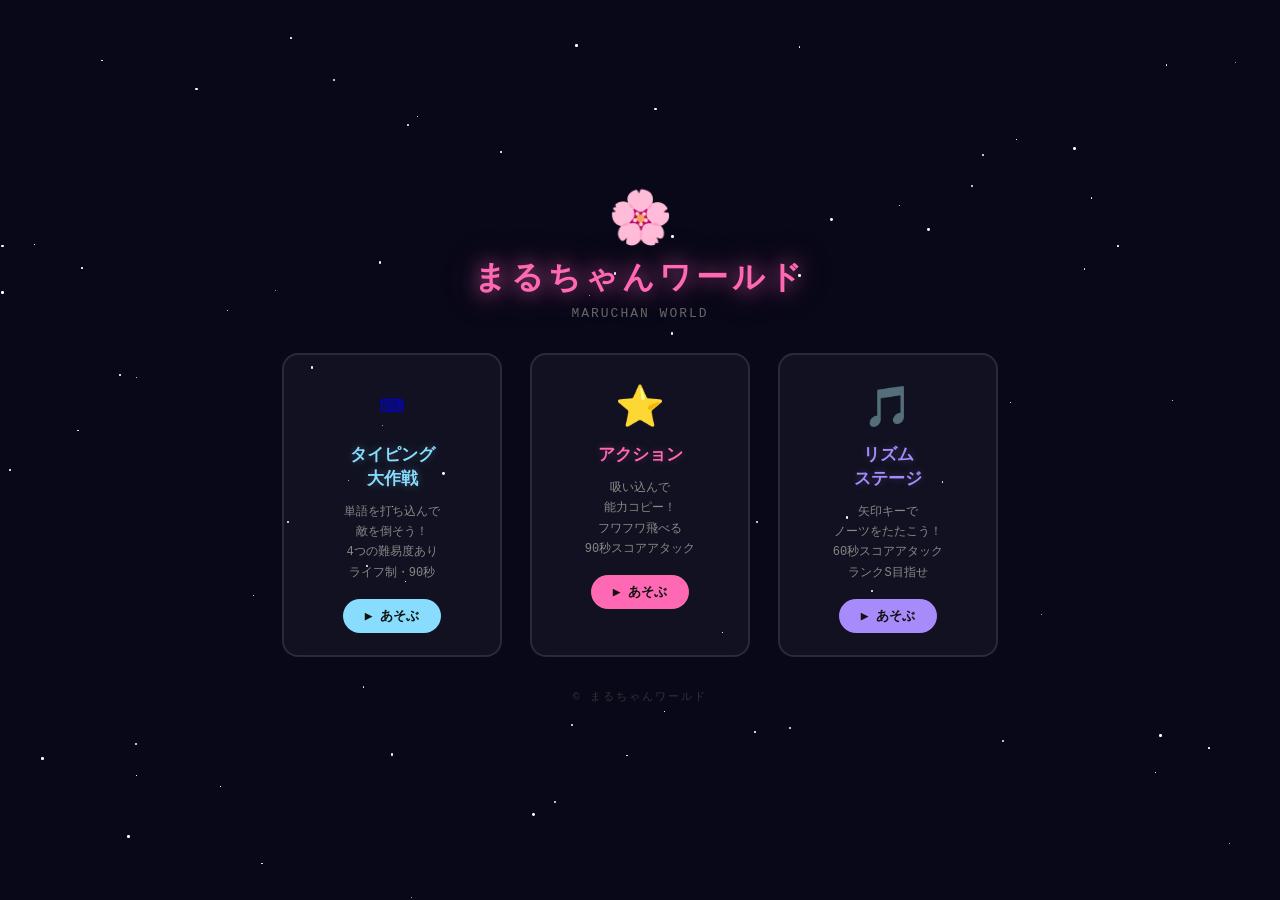
<file: index.html>
<!DOCTYPE html>
<html lang="ja">
<head>
<meta charset="UTF-8">
<meta name="viewport" content="width=device-width, initial-scale=1.0">
<title>まるちゃんワールド</title>
<style>
  * { margin: 0; padding: 0; box-sizing: border-box; }

  body {
    background: #080818;
    min-height: 100vh;
    display: flex;
    flex-direction: column;
    align-items: center;
    justify-content: center;
    font-family: 'Courier New', monospace;
    overflow: hidden;
    user-select: none;
  }

  /* 星 */
  .stars {
    position: fixed; inset: 0; pointer-events: none; z-index: 0;
  }
  .star {
    position: absolute;
    background: white;
    border-radius: 50%;
    animation: twinkle var(--d) ease-in-out infinite alternate;
  }
  @keyframes twinkle {
    from { opacity: 0.2; transform: scale(0.8); }
    to   { opacity: 1;   transform: scale(1.2); }
  }

  .content {
    position: relative; z-index: 1;
    display: flex; flex-direction: column;
    align-items: center; gap: 32px;
  }

  /* タイトル */
  .title-wrap { text-align: center; }
  .title-chara {
    font-size: 52px; line-height: 1;
    animation: bounce 2s ease-in-out infinite;
  }
  @keyframes bounce {
    0%,100% { transform: translateY(0); }
    50%      { transform: translateY(-8px); }
  }
  h1 {
    font-size: 32px; font-weight: bold;
    color: #FF69B4;
    text-shadow: 0 0 20px rgba(255,105,180,0.8), 0 0 40px rgba(255,105,180,0.4);
    letter-spacing: 4px;
    margin-top: 8px;
  }
  .subtitle {
    color: #666; font-size: 13px; margin-top: 6px; letter-spacing: 2px;
  }

  /* ゲームカード */
  .cards {
    display: flex; gap: 28px;
  }

  .card {
    width: 220px;
    background: rgba(255,255,255,0.04);
    border: 2px solid rgba(255,255,255,0.1);
    border-radius: 16px;
    padding: 28px 20px 22px;
    text-align: center;
    cursor: pointer;
    text-decoration: none;
    transition: transform 0.2s, border-color 0.2s, box-shadow 0.2s;
    display: block;
  }
  .card:hover {
    transform: translateY(-6px);
    box-shadow: 0 12px 40px var(--glow);
    border-color: var(--color);
  }

  .card-icon { font-size: 40px; margin-bottom: 12px; }

  .card-title {
    font-size: 17px; font-weight: bold;
    color: var(--color);
    text-shadow: 0 0 10px var(--glow);
    margin-bottom: 10px; line-height: 1.4;
  }

  .card-desc {
    font-size: 12px; color: #888; line-height: 1.7;
  }

  .card-btn {
    display: inline-block;
    margin-top: 16px;
    padding: 8px 22px;
    border-radius: 20px;
    font-size: 13px; font-weight: bold;
    background: var(--color);
    color: #111;
    transition: opacity 0.15s;
  }
  .card:hover .card-btn { opacity: 0.85; }

  /* カード個別カラー */
  .card-typing {
    --color: #88DDFF;
    --glow: rgba(136,221,255,0.3);
  }
  .card-action {
    --color: #FF69B4;
    --glow: rgba(255,105,180,0.3);
  }
  .card-rhythm {
    --color: #a78bfa;
    --glow: rgba(167,139,250,0.3);
  }

  .footer {
    color: #333; font-size: 11px; letter-spacing: 2px;
  }
</style>
</head>
<body>

<div class="stars" id="stars"></div>

<div class="content">

  <div class="title-wrap">
    <div class="title-chara">🌸</div>
    <h1>まるちゃんワールド</h1>
    <p class="subtitle">MARUCHAN WORLD</p>
  </div>

  <div class="cards">

    <a class="card card-typing" href="/game/maruchan_adventure.html">
      <div class="card-icon">⌨️</div>
      <div class="card-title">タイピング<br>大作戦</div>
      <div class="card-desc">
        単語を打ち込んで<br>
        敵を倒そう！<br>
        4つの難易度あり<br>
        ライフ制・90秒
      </div>
      <span class="card-btn">▶ あそぶ</span>
    </a>

    <a class="card card-action" href="/game/maruchan_action.html">
      <div class="card-icon">⭐</div>
      <div class="card-title">アクション</div>
      <div class="card-desc">
        吸い込んで<br>
        能力コピー！<br>
        フワフワ飛べる<br>
        90秒スコアアタック
      </div>
      <span class="card-btn">▶ あそぶ</span>
    </a>

    <a class="card card-rhythm" href="/game/maruchan_rhythm.html">
      <div class="card-icon">🎵</div>
      <div class="card-title">リズム<br>ステージ</div>
      <div class="card-desc">
        矢印キーで<br>
        ノーツをたたこう！<br>
        60秒スコアアタック<br>
        ランクS目指せ
      </div>
      <span class="card-btn">▶ あそぶ</span>
    </a>

  </div>

  <p class="footer">© まるちゃんワールド</p>

</div>

<script>
  // 星を生成
  const container = document.getElementById('stars');
  for (let i = 0; i < 80; i++) {
    const s = document.createElement('div');
    s.className = 'star';
    const size = Math.random() * 2.5 + 0.5;
    s.style.cssText = `
      width: ${size}px; height: ${size}px;
      left: ${Math.random()*100}%; top: ${Math.random()*100}%;
      --d: ${(Math.random()*3+1.5).toFixed(1)}s;
      animation-delay: ${(Math.random()*3).toFixed(1)}s;
    `;
    container.appendChild(s);
  }
</script>
</body>
</html>
</file>
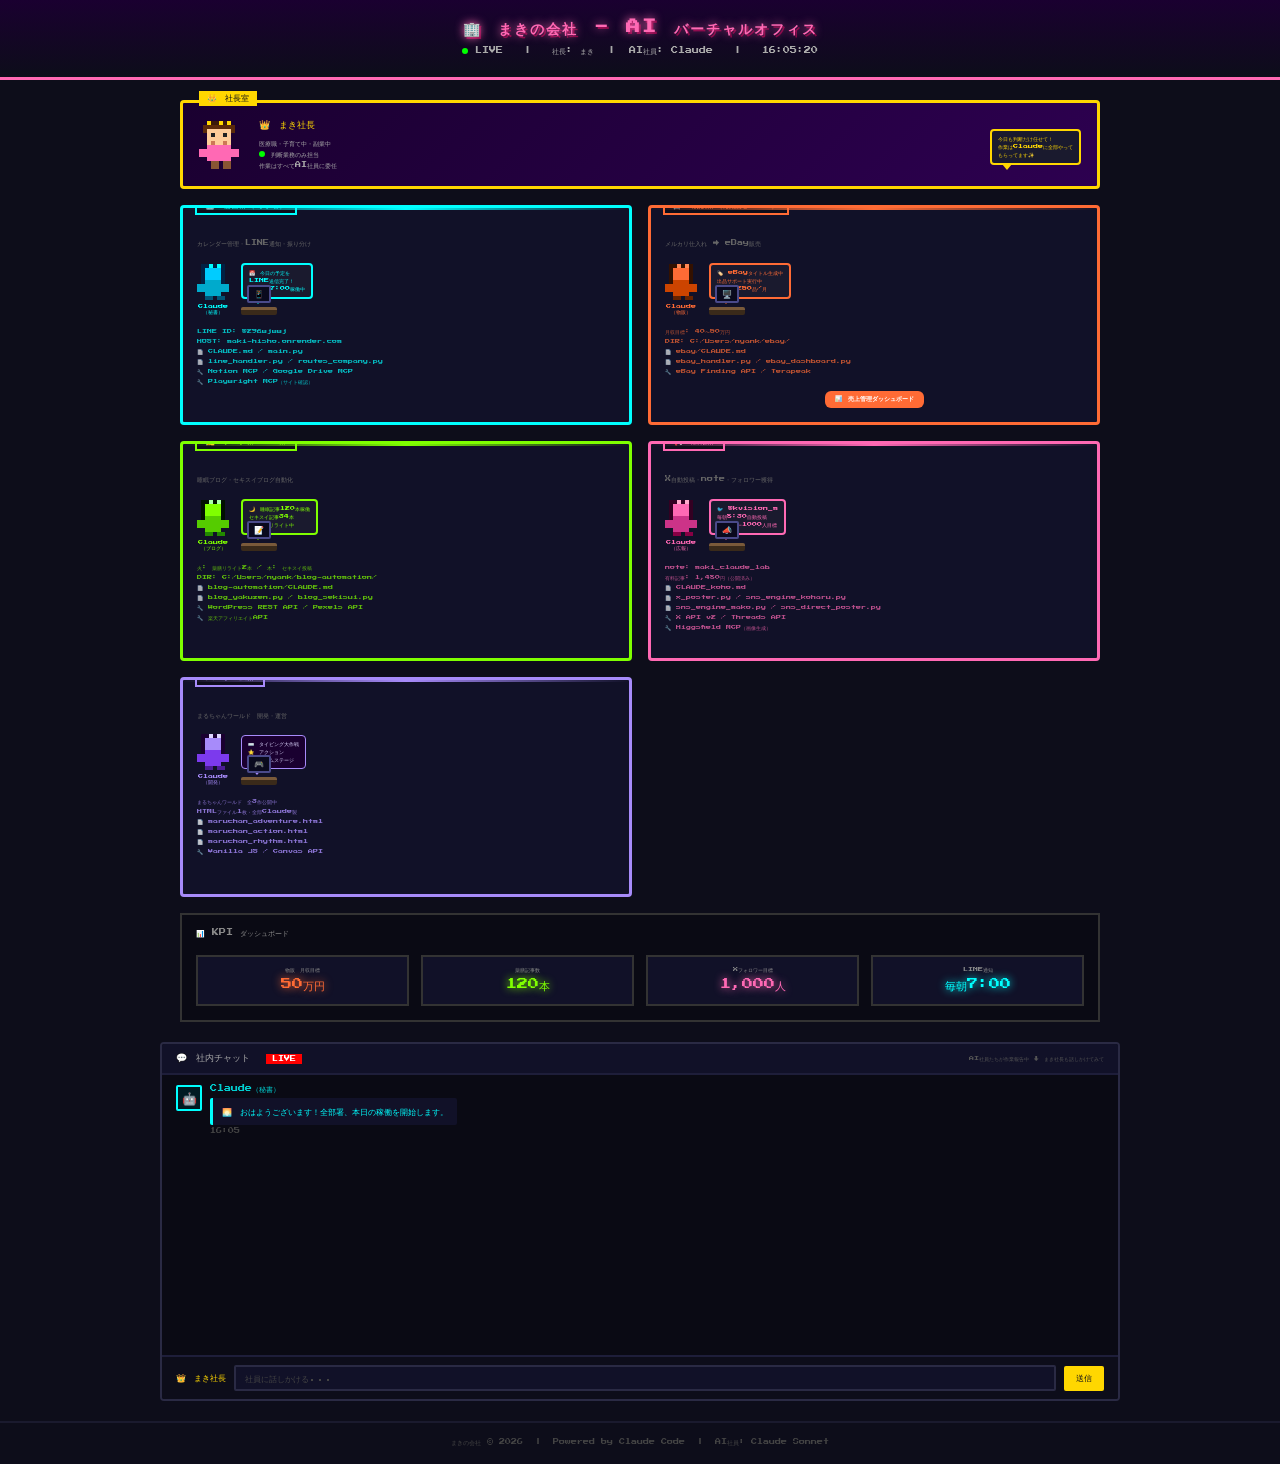
<file: company_office.html>
<!DOCTYPE html>
<html lang="ja">
<head>
<meta charset="UTF-8">
<title>まきの会社 - バーチャルオフィス</title>
<style>
  @import url('https://fonts.googleapis.com/css2?family=Press+Start+2P&display=swap');

  * { margin: 0; padding: 0; box-sizing: border-box; image-rendering: pixelated; }

  body {
    background: #0d0d1a;
    font-family: 'Press Start 2P', monospace;
    color: #fff;
    min-height: 100vh;
    overflow-x: hidden;
  }

  .header {
    text-align: center;
    padding: 20px;
    background: linear-gradient(180deg, #1a0030 0%, #0d0d1a 100%);
    border-bottom: 3px solid #ff69b4;
  }

  .header h1 {
    font-size: 14px;
    color: #ff69b4;
    text-shadow: 0 0 10px #ff69b4, 2px 2px 0 #800040;
    letter-spacing: 2px;
    animation: glow 2s ease-in-out infinite alternate;
  }

  .header .subtitle {
    font-size: 7px;
    color: #aaa;
    margin-top: 8px;
  }

  @keyframes glow {
    from { text-shadow: 0 0 5px #ff69b4, 2px 2px 0 #800040; }
    to   { text-shadow: 0 0 20px #ff69b4, 0 0 40px #ff00aa, 2px 2px 0 #800040; }
  }

  .office {
    display: grid;
    grid-template-columns: 1fr 1fr;
    grid-template-rows: auto auto auto;
    gap: 16px;
    padding: 20px;
    max-width: 960px;
    margin: 0 auto;
  }

  /* 社長エリア */
  .ceo-area {
    grid-column: 1 / -1;
    background: linear-gradient(135deg, #1a0030, #2d0050);
    border: 3px solid #ffd700;
    border-radius: 4px;
    padding: 16px;
    display: flex;
    align-items: center;
    gap: 20px;
    position: relative;
  }

  .ceo-area::before {
    content: '👑 社長室';
    position: absolute;
    top: -12px;
    left: 16px;
    background: #ffd700;
    color: #0d0d1a;
    font-size: 8px;
    padding: 2px 8px;
  }

  /* 部署ボックス */
  .dept {
    background: #111128;
    border: 3px solid;
    border-radius: 4px;
    padding: 14px;
    position: relative;
    min-height: 220px;
    overflow: hidden;
  }

  .dept::after {
    content: '';
    position: absolute;
    top: 0; left: 0; right: 0;
    height: 2px;
    background: linear-gradient(90deg, transparent, currentColor, transparent);
  }

  .dept-hisho  { border-color: #00ffff; color: #00ffff; }
  .dept-bussan { border-color: #ff6b35; color: #ff6b35; }
  .dept-blog   { border-color: #7fff00; color: #7fff00; }
  .dept-kouhou { border-color: #ff69b4; color: #ff69b4; }
  .dept-game   { border-color: #a78bfa; color: #a78bfa; }

  .dept-label {
    font-size: 8px;
    position: absolute;
    top: -12px;
    left: 12px;
    background: #0d0d1a;
    padding: 2px 8px;
    border: 2px solid currentColor;
  }

  .dept-sublabel {
    font-size: 6px;
    color: #666;
    margin-top: 18px;
    margin-bottom: 10px;
  }

  /* ピクセルキャラクター */
  .pixel-char {
    width: 32px;
    height: 32px;
    display: inline-block;
    position: relative;
  }

  /* SVGベースのピクセルキャラ */
  .char-maki svg,
  .char-ai svg { width: 32px; height: 32px; }

  .scene {
    display: flex;
    gap: 12px;
    align-items: flex-end;
    margin-top: 8px;
    flex-wrap: wrap;
  }

  .agent {
    display: flex;
    flex-direction: column;
    align-items: center;
    gap: 4px;
  }

  .agent-name {
    font-size: 5px;
    text-align: center;
    max-width: 48px;
  }

  /* 吹き出し */
  .bubble {
    background: #1a1a2e;
    border: 2px solid;
    border-radius: 4px;
    padding: 4px 6px;
    font-size: 5px;
    line-height: 1.6;
    margin-top: 4px;
    position: relative;
    max-width: 140px;
    animation: fadeInBubble 0.5s ease;
  }

  .bubble::before {
    content: '';
    position: absolute;
    bottom: -7px;
    left: 10px;
    width: 0; height: 0;
    border-left: 5px solid transparent;
    border-right: 5px solid transparent;
    border-top: 6px solid;
    border-top-color: inherit;
  }

  @keyframes fadeInBubble {
    from { opacity: 0; transform: translateY(-4px); }
    to   { opacity: 1; transform: translateY(0); }
  }

  .bubble-cyan  { border-color: #00ffff; color: #00ffff; }
  .bubble-orange{ border-color: #ff6b35; color: #ff6b35; }
  .bubble-green { border-color: #7fff00; color: #7fff00; }
  .bubble-pink  { border-color: #ff69b4; color: #ff69b4; }
  .bubble-gold  { border-color: #ffd700; color: #ffd700; }

  /* デスク */
  .desk {
    width: 36px;
    height: 8px;
    background: #3a2a1a;
    border-top: 3px solid #7a5a3a;
    border-radius: 2px;
    margin-top: 2px;
  }

  .monitor {
    width: 24px;
    height: 18px;
    background: #0a0a1e;
    border: 2px solid #4a4a8a;
    border-radius: 2px;
    position: absolute;
    bottom: 12px;
    left: 6px;
    display: flex;
    align-items: center;
    justify-content: center;
    font-size: 8px;
  }

  .desk-wrap {
    position: relative;
    width: 36px;
  }

  /* KPI */
  .kpi-area {
    grid-column: 1 / -1;
    background: #0a0a14;
    border: 2px solid #333;
    padding: 14px;
    display: flex;
    gap: 12px;
    flex-wrap: wrap;
  }

  .kpi-item {
    flex: 1;
    min-width: 140px;
    background: #111128;
    border: 2px solid #333;
    padding: 10px;
    text-align: center;
  }

  .kpi-label { font-size: 5px; color: #888; margin-bottom: 6px; }
  .kpi-val   { font-size: 11px; }

  .kpi-cyan   .kpi-val { color: #00ffff; text-shadow: 0 0 8px #00ffff; }
  .kpi-orange .kpi-val { color: #ff6b35; text-shadow: 0 0 8px #ff6b35; }
  .kpi-green  .kpi-val { color: #7fff00; text-shadow: 0 0 8px #7fff00; }
  .kpi-pink   .kpi-val { color: #ff69b4; text-shadow: 0 0 8px #ff69b4; }

  /* 点滅ドット */
  .dot {
    width: 6px; height: 6px;
    border-radius: 50%;
    display: inline-block;
    animation: blink 1.2s step-end infinite;
  }
  .dot-on  { background: #00ff00; }
  .dot-off { animation: none; background: #333; }
  @keyframes blink {
    0%, 100% { opacity: 1; }
    50%       { opacity: 0; }
  }

  /* 歩くアニメ */
  @keyframes walk {
    0%, 100% { transform: translateY(0); }
    50%       { transform: translateY(-3px); }
  }
  .walking { animation: walk 0.6s steps(2) infinite; }

  /* タイピングアニメ */
  @keyframes type {
    0%, 100% { transform: translateY(0); }
    50%       { transform: translateY(-2px); }
  }
  .typing { animation: type 0.4s steps(2) infinite; }

  footer {
    text-align: center;
    padding: 16px;
    font-size: 6px;
    color: #444;
    border-top: 2px solid #1a1a2e;
  }

  /* ライブ感演出 */
  .live-badge {
    display: inline-block;
    background: #ff0000;
    color: #fff;
    font-size: 6px;
    padding: 2px 6px;
    animation: blink 1s step-end infinite;
    margin-left: 8px;
  }

  /* ===== 社内チャット ===== */
  .chat-area {
    max-width: 960px;
    margin: 0 auto 20px;
    background: #0a0a14;
    border: 2px solid #2a2a44;
    border-radius: 4px;
    overflow: hidden;
  }

  .chat-header {
    background: #111128;
    padding: 8px 14px;
    font-size: 9px;
    color: #aaa;
    border-bottom: 2px solid #1e1e3a;
    display: flex;
    align-items: center;
    gap: 8px;
  }

  .chat-log {
    height: 280px;
    overflow-y: auto;
    padding: 10px 14px;
    display: flex;
    flex-direction: column;
    gap: 10px;
    scroll-behavior: smooth;
  }

  .chat-log::-webkit-scrollbar { width: 4px; }
  .chat-log::-webkit-scrollbar-track { background: #0a0a14; }
  .chat-log::-webkit-scrollbar-thumb { background: #2a2a44; border-radius: 2px; }

  .chat-msg {
    display: flex;
    align-items: flex-start;
    gap: 8px;
    animation: fadeInBubble 0.3s ease;
  }

  .chat-msg.maki { flex-direction: row-reverse; }

  .chat-avatar {
    width: 26px;
    height: 26px;
    border-radius: 2px;
    display: flex;
    align-items: center;
    justify-content: center;
    font-size: 12px;
    flex-shrink: 0;
    border: 2px solid;
  }

  .chat-body { max-width: 72%; }
  .chat-msg.maki .chat-body { text-align: right; }

  .chat-name { font-size: 7px; margin-bottom: 3px; opacity: 0.8; }

  .chat-text {
    font-size: 8px;
    line-height: 1.8;
    background: #111128;
    padding: 6px 9px;
    border-radius: 2px;
    border-left: 3px solid;
    display: inline-block;
  }

  .chat-msg.maki .chat-text { border-left: none; border-right: 3px solid #ffd700; }

  .chat-time { font-size: 6px; color: #444; margin-top: 3px; }

  /* エージェント別カラー */
  .agent-hisho  .chat-avatar { border-color: #00ffff; background: #001a22; }
  .agent-hisho  .chat-text   { border-color: #00ffff; color: #00ffff; }
  .agent-hisho  .chat-name   { color: #00ffff; }
  .agent-bussan .chat-avatar { border-color: #ff6b35; background: #220e00; }
  .agent-bussan .chat-text   { border-color: #ff6b35; color: #ff6b35; }
  .agent-bussan .chat-name   { color: #ff6b35; }
  .agent-blog   .chat-avatar { border-color: #7fff00; background: #0a1500; }
  .agent-blog   .chat-text   { border-color: #7fff00; color: #7fff00; }
  .agent-blog   .chat-name   { color: #7fff00; }
  .agent-kouhou .chat-avatar { border-color: #ff69b4; background: #1a0011; }
  .agent-kouhou .chat-text   { border-color: #ff69b4; color: #ff69b4; }
  .agent-kouhou .chat-name   { color: #ff69b4; }
  .maki         .chat-text   { color: #ffd700; }
  .maki         .chat-name   { color: #ffd700; }

  /* タイピングインジケーター */
  .typing-dots { display: flex; gap: 3px; align-items: center; }
  .typing-dots span {
    width: 4px; height: 4px;
    border-radius: 50%;
    background: currentColor;
    animation: typingDot 1s infinite;
  }
  .typing-dots span:nth-child(2) { animation-delay: 0.2s; }
  .typing-dots span:nth-child(3) { animation-delay: 0.4s; }
  @keyframes typingDot {
    0%, 80%, 100% { transform: scale(0.6); opacity: 0.4; }
    40%           { transform: scale(1);   opacity: 1;   }
  }

  /* 入力エリア */
  .chat-input-area {
    border-top: 2px solid #1e1e3a;
    padding: 8px 14px;
    display: flex;
    align-items: center;
    gap: 8px;
    background: #0d0d1a;
  }

  .chat-input-label { font-size: 8px; color: #ffd700; white-space: nowrap; }

  .chat-input-area input {
    flex: 1;
    background: #111128;
    border: 2px solid #2a2a44;
    color: #fff;
    font-family: 'Press Start 2P', monospace;
    font-size: 8px;
    padding: 7px 9px;
    border-radius: 2px;
    outline: none;
  }

  .chat-input-area input:focus { border-color: #ffd700; }
  .chat-input-area input::placeholder { color: #444; }

  .chat-input-area button {
    background: #ffd700;
    color: #0d0d1a;
    border: none;
    font-family: 'Press Start 2P', monospace;
    font-size: 8px;
    padding: 7px 12px;
    cursor: pointer;
    border-radius: 2px;
    white-space: nowrap;
  }

  .chat-input-area button:hover { background: #ffbb00; }
  .chat-input-area button:active { transform: translateY(1px); }
</style>
</head>
<body>

<div class="header">
  <h1>🏢 まきの会社 - AI バーチャルオフィス</h1>
  <div class="subtitle">
    <span class="dot dot-on"></span> LIVE
    &nbsp;&nbsp;|&nbsp;&nbsp;
    社長: まき &nbsp;|&nbsp; AI社員: Claude
    &nbsp;&nbsp;|&nbsp;&nbsp;
    <span id="clock"></span>
  </div>
</div>

<div class="office">

  <!-- 社長エリア -->
  <div class="ceo-area">
    <div>
      <!-- まき社長ピクセルキャラ -->
      <svg width="40" height="48" viewBox="0 0 10 12" xmlns="http://www.w3.org/2000/svg" class="walking">
        <!-- 髪 -->
        <rect x="2" y="0" width="6" height="1" fill="#3a1a0a"/>
        <rect x="1" y="1" width="8" height="1" fill="#5a2a0a"/>
        <rect x="1" y="2" width="8" height="1" fill="#5a2a0a"/>
        <!-- 顔 -->
        <rect x="2" y="2" width="6" height="4" fill="#ffcc99"/>
        <!-- 目 -->
        <rect x="3" y="3" width="1" height="1" fill="#222"/>
        <rect x="6" y="3" width="1" height="1" fill="#222"/>
        <!-- 口（笑顔） -->
        <rect x="3" y="5" width="1" height="1" fill="#cc7755"/>
        <rect x="4" y="6" width="2" height="1" fill="#cc7755"/>
        <rect x="6" y="5" width="1" height="1" fill="#cc7755"/>
        <!-- 体（ピンク服） -->
        <rect x="2" y="6" width="6" height="4" fill="#ff69b4"/>
        <!-- 腕 -->
        <rect x="0" y="7" width="2" height="2" fill="#ff69b4"/>
        <rect x="8" y="7" width="2" height="2" fill="#ff69b4"/>
        <!-- 脚 -->
        <rect x="3" y="10" width="2" height="2" fill="#885533"/>
        <rect x="6" y="10" width="2" height="2" fill="#885533"/>
        <!-- 王冠 -->
        <rect x="2" y="0" width="1" height="1" fill="#ffd700"/>
        <rect x="5" y="0" width="1" height="1" fill="#ffd700"/>
        <rect x="7" y="0" width="1" height="1" fill="#ffd700"/>
      </svg>
    </div>
    <div>
      <div style="font-size:9px; color:#ffd700; margin-bottom:6px;">👑 まき社長</div>
      <div style="font-size:6px; color:#aaa; line-height:1.8;">
        医療職・子育て中・副業中<br>
        <span class="dot dot-on"></span> 判断業務のみ担当<br>
        作業はすべてAI社員に委任
      </div>
    </div>
    <div style="margin-left:auto;">
      <div class="bubble bubble-gold" style="max-width:180px;">
        今日も判断だけ任せて！<br>
        作業はClaudeに全部やって<br>
        もらってます✨
      </div>
    </div>
  </div>

  <!-- 秘書部 -->
  <div class="dept dept-hisho">
    <div class="dept-label">🤖 秘書部（司令塔）</div>
    <div class="dept-sublabel">カレンダー管理・LINE通知・振り分け</div>

    <div class="scene">
      <div class="agent">
        <!-- AIキャラ（秘書） -->
        <svg width="32" height="36" viewBox="0 0 8 9" xmlns="http://www.w3.org/2000/svg" class="typing">
          <rect x="1" y="0" width="6" height="5" fill="#002244"/>
          <rect x="2" y="1" width="4" height="3" fill="#00ccff"/>
          <rect x="2" y="4" width="4" height="4" fill="#00aacc"/>
          <rect x="0" y="5" width="2" height="2" fill="#00aacc"/>
          <rect x="6" y="5" width="2" height="2" fill="#00aacc"/>
          <rect x="2" y="8" width="2" height="1" fill="#005577"/>
          <rect x="5" y="8" width="2" height="1" fill="#005577"/>
          <!-- アンテナ -->
          <rect x="3" y="0" width="1" height="1" fill="#00ffff"/>
          <rect x="5" y="0" width="1" height="1" fill="#00ffff"/>
        </svg>
        <div class="agent-name" style="color:#00ffff;">Claude<br>（秘書）</div>
      </div>

      <div>
        <div class="bubble bubble-cyan">
          📅 今日の予定を<br>
          LINE送信完了！<br>
          <span class="dot dot-on"></span> 毎朝7:00稼働中
        </div>
        <div class="desk-wrap" style="margin-top:8px;">
          <div class="monitor">📱</div>
          <div class="desk"></div>
        </div>
      </div>
    </div>

    <div style="margin-top:12px; font-size:5px; color:#00ffff; opacity:0.7; line-height:2;">
      LINE ID: @296wjwwj<br>
      HOST: maki-hisho.onrender.com<br>
      📄 CLAUDE.md / main.py<br>
      📄 line_handler.py / routes_company.py<br>
      🔧 Notion MCP / Google Drive MCP<br>
      🔧 Playwright MCP（サイト確認）
    </div>
  </div>

  <!-- 物販部 -->
  <div class="dept dept-bussan">
    <div class="dept-label">🛒 物販部（最優先★★★）</div>
    <div class="dept-sublabel">メルカリ仕入れ → eBay販売</div>

    <div class="scene">
      <div class="agent">
        <svg width="32" height="36" viewBox="0 0 8 9" xmlns="http://www.w3.org/2000/svg" class="typing">
          <rect x="1" y="0" width="6" height="5" fill="#331100"/>
          <rect x="2" y="1" width="4" height="3" fill="#ff6b35"/>
          <rect x="2" y="4" width="4" height="4" fill="#cc4400"/>
          <rect x="0" y="5" width="2" height="2" fill="#cc4400"/>
          <rect x="6" y="5" width="2" height="2" fill="#cc4400"/>
          <rect x="2" y="8" width="2" height="1" fill="#662200"/>
          <rect x="5" y="8" width="2" height="1" fill="#662200"/>
          <rect x="3" y="0" width="1" height="1" fill="#ff8855"/>
          <rect x="5" y="0" width="1" height="1" fill="#ff8855"/>
        </svg>
        <div class="agent-name" style="color:#ff6b35;">Claude<br>（物販）</div>
      </div>

      <div>
        <div class="bubble bubble-orange">
          🏷️ eBayタイトル生成中<br>
          出品サポート実行中<br>
          目標: 250品/月
        </div>
        <div class="desk-wrap" style="margin-top:8px;">
          <div class="monitor">🖥️</div>
          <div class="desk"></div>
        </div>
      </div>
    </div>

    <div style="margin-top:12px; font-size:5px; color:#ff6b35; opacity:0.7; line-height:2;">
      月収目標: 40〜50万円<br>
      DIR: C:/Users/nyank/ebay/<br>
      📄 ebay/CLAUDE.md<br>
      📄 ebay_handler.py / ebay_dashboard.py<br>
      🔧 eBay Finding API / Terapeak
    </div>
    <div style="margin-top:8px; text-align:center;">
      <a href="/ebay-dashboard" target="_blank" style="display:inline-block; background:#ff6b35; color:#fff; font-size:6px; padding:4px 10px; border-radius:6px; text-decoration:none; font-weight:bold;">📊 売上管理ダッシュボード</a>
    </div>
  </div>

  <!-- ブログ部 -->
  <div class="dept dept-blog">
    <div class="dept-label">✍️ ブログ部・IT部</div>
    <div class="dept-sublabel">睡眠ブログ・セキスイブログ自動化</div>

    <div class="scene">
      <div class="agent">
        <svg width="32" height="36" viewBox="0 0 8 9" xmlns="http://www.w3.org/2000/svg" class="typing">
          <rect x="1" y="0" width="6" height="5" fill="#001100"/>
          <rect x="2" y="1" width="4" height="3" fill="#7fff00"/>
          <rect x="2" y="4" width="4" height="4" fill="#55cc00"/>
          <rect x="0" y="5" width="2" height="2" fill="#55cc00"/>
          <rect x="6" y="5" width="2" height="2" fill="#55cc00"/>
          <rect x="2" y="8" width="2" height="1" fill="#228800"/>
          <rect x="5" y="8" width="2" height="1" fill="#228800"/>
          <rect x="3" y="0" width="1" height="1" fill="#aaffaa"/>
          <rect x="5" y="0" width="1" height="1" fill="#aaffaa"/>
        </svg>
        <div class="agent-name" style="color:#7fff00;">Claude<br>（ブログ）</div>
      </div>

      <div>
        <div class="bubble bubble-green">
          🌙 睡眠記事120本稼働<br>
          セキスイ記事34本<br>
          毎週自動リライト中
        </div>
        <div class="desk-wrap" style="margin-top:8px;">
          <div class="monitor">📝</div>
          <div class="desk"></div>
        </div>
      </div>
    </div>

    <div style="margin-top:12px; font-size:5px; color:#7fff00; opacity:0.7; line-height:2;">
      火: 薬膳リライト2本 / 木: セキスイ投稿<br>
      DIR: C:/Users/nyank/blog-automation/<br>
      📄 blog-automation/CLAUDE.md<br>
      📄 blog_yakuzen.py / blog_sekisui.py<br>
      🔧 WordPress REST API / Pexels API<br>
      🔧 楽天アフィリエイトAPI
    </div>
  </div>

  <!-- 広報部 -->
  <div class="dept dept-kouhou">
    <div class="dept-label">📢 広報部</div>
    <div class="dept-sublabel">X自動投稿・note・フォロワー獲得</div>

    <div class="scene">
      <div class="agent">
        <svg width="32" height="36" viewBox="0 0 8 9" xmlns="http://www.w3.org/2000/svg" class="typing">
          <rect x="1" y="0" width="6" height="5" fill="#330022"/>
          <rect x="2" y="1" width="4" height="3" fill="#ff69b4"/>
          <rect x="2" y="4" width="4" height="4" fill="#cc3388"/>
          <rect x="0" y="5" width="2" height="2" fill="#cc3388"/>
          <rect x="6" y="5" width="2" height="2" fill="#cc3388"/>
          <rect x="2" y="8" width="2" height="1" fill="#880044"/>
          <rect x="5" y="8" width="2" height="1" fill="#880044"/>
          <rect x="3" y="0" width="1" height="1" fill="#ffaacc"/>
          <rect x="5" y="0" width="1" height="1" fill="#ffaacc"/>
        </svg>
        <div class="agent-name" style="color:#ff69b4;">Claude<br>（広報）</div>
      </div>

      <div>
        <div class="bubble bubble-pink">
          🐦 @kvision_m<br>
          毎朝8:30自動投稿<br>
          フォロワー1000人目標
        </div>
        <div class="desk-wrap" style="margin-top:8px;">
          <div class="monitor">📣</div>
          <div class="desk"></div>
        </div>
      </div>
    </div>

    <div style="margin-top:12px; font-size:5px; color:#ff69b4; opacity:0.7; line-height:2;">
      note: maki_claude_lab<br>
      有料記事: 1,480円（公開済み）<br>
      📄 CLAUDE_koho.md<br>
      📄 x_poster.py / sns_engine_koharu.py<br>
      📄 sns_engine_mako.py / sns_direct_poster.py<br>
      🔧 X API v2 / Threads API<br>
      🔧 Higgsfield MCP（画像生成）
    </div>
  </div>

  <!-- ゲーム部 -->
  <div class="dept dept-game">
    <div class="dept-label">🎮 ゲーム部</div>
    <div class="dept-sublabel">まるちゃんワールド 開発・運営</div>

    <div class="scene">
      <div class="agent">
        <svg width="32" height="36" viewBox="0 0 8 9" xmlns="http://www.w3.org/2000/svg" class="typing">
          <rect x="1" y="0" width="6" height="5" fill="#1a0030"/>
          <rect x="2" y="1" width="4" height="3" fill="#a78bfa"/>
          <rect x="2" y="4" width="4" height="4" fill="#7c3aed"/>
          <rect x="0" y="5" width="2" height="2" fill="#7c3aed"/>
          <rect x="6" y="5" width="2" height="2" fill="#7c3aed"/>
          <rect x="2" y="8" width="2" height="1" fill="#4c1d95"/>
          <rect x="5" y="8" width="2" height="1" fill="#4c1d95"/>
          <rect x="3" y="0" width="1" height="1" fill="#ddd6fe"/>
          <rect x="5" y="0" width="1" height="1" fill="#ddd6fe"/>
        </svg>
        <div class="agent-name" style="color:#a78bfa;">Claude<br>（開発）</div>
      </div>

      <div>
        <div class="bubble" style="background:#1a0030; border:1px solid #a78bfa; color:#ddd6fe;">
          <a href="/game/maruchan_adventure.html" target="_blank" style="color:#ddd6fe; text-decoration:none; display:block;">⌨️ タイピング大作戦</a>
          <a href="/game/maruchan_action.html" target="_blank" style="color:#ddd6fe; text-decoration:none; display:block;">⭐ アクション</a>
          <a href="/game/maruchan_rhythm.html" target="_blank" style="color:#ddd6fe; text-decoration:none; display:block;">🎵 リズムステージ</a>
        </div>
        <div class="desk-wrap" style="margin-top:8px;">
          <div class="monitor">🎮</div>
          <div class="desk"></div>
        </div>
      </div>
    </div>

    <div style="margin-top:12px; font-size:5px; color:#a78bfa; opacity:0.8; line-height:2;">
      まるちゃんワールド 全3作公開中<br>
      HTMLファイル1枚・全部Claude製<br>
      📄 maruchan_adventure.html<br>
      📄 maruchan_action.html<br>
      📄 maruchan_rhythm.html<br>
      🔧 Vanilla JS / Canvas API
    </div>
  </div>

  <!-- KPIボード -->
  <div class="kpi-area">
    <div style="font-size:7px; color:#888; width:100%; margin-bottom:4px;">📊 KPI ダッシュボード</div>
    <div class="kpi-item kpi-orange">
      <div class="kpi-label">物販 月収目標</div>
      <div class="kpi-val">50万円</div>
    </div>
    <div class="kpi-item kpi-green">
      <div class="kpi-label">薬膳記事数</div>
      <div class="kpi-val">120本</div>
    </div>
    <div class="kpi-item kpi-pink">
      <div class="kpi-label">Xフォロワー目標</div>
      <div class="kpi-val">1,000人</div>
    </div>
    <div class="kpi-item kpi-cyan">
      <div class="kpi-label">LINE通知</div>
      <div class="kpi-val">毎朝7:00</div>
    </div>
  </div>

</div>

<!-- 社内チャット -->
<div class="chat-area">
  <div class="chat-header">
    💬 社内チャット
    <span class="live-badge">LIVE</span>
    <span style="margin-left:auto; font-size:5px; color:#555;">AI社員たちが作業報告中 ↓ まき社長も話しかけてみて</span>
  </div>
  <div class="chat-log" id="chatLog"></div>
  <div class="chat-input-area">
    <div class="chat-input-label">👑 まき社長</div>
    <input type="text" id="chatInput" placeholder="社員に話しかける..." maxlength="60" />
    <button id="chatSend">送信</button>
  </div>
</div>

<footer>
  まきの会社 © 2026 &nbsp;|&nbsp; Powered by Claude Code &nbsp;|&nbsp; AI社員: Claude Sonnet
</footer>

<script>
  // 時計
  function updateClock() {
    const now = new Date();
    const h = String(now.getHours()).padStart(2,'0');
    const m = String(now.getMinutes()).padStart(2,'0');
    const s = String(now.getSeconds()).padStart(2,'0');
    document.getElementById('clock').textContent = h + ':' + m + ':' + s;
  }
  setInterval(updateClock, 1000);
  updateClock();

  // ===== 社内チャット =====
  const agents = {
    hisho:  { name: 'Claude（秘書）',   emoji: '🤖', cls: 'agent-hisho',  color: '#00ffff' },
    bussan: { name: 'Claude（物販）',   emoji: '🛒', cls: 'agent-bussan', color: '#ff6b35' },
    blog:   { name: 'Claude（ブログ）', emoji: '✍️', cls: 'agent-blog',   color: '#7fff00' },
    kouhou: { name: 'Claude（広報）',   emoji: '📢', cls: 'agent-kouhou', color: '#ff69b4' },
  };

  const autoMessages = [
    { agent: 'hisho',  text: '📅 今朝7:00の予定通知、LINE送信完了しました。今日の予定は3件です。' },
    { agent: 'bussan', text: '🏷️ eBayタイトル生成完了。本日5品出品しました。今月累計: 42品' },
    { agent: 'blog',   text: '🌙 睡眠ブログ「春の睡眠改善」リライト完了。WordPress投稿済みです。' },
    { agent: 'kouhou', text: '🐦 @kvision_m 8:30投稿完了。インプレッション: 127。フォロワー+2名。' },
    { agent: 'hisho',  text: '📋 来週の予定を確認しました。火曜に小児科の予約があります。' },
    { agent: 'bussan', text: '💰 本日の価格調査完了。利益率25%以上の商品を8件発見しました。' },
    { agent: 'blog',   text: '🏠 セキスイブログ「ハイム平屋の費用感」記事の下書き完成しました。' },
    { agent: 'kouhou', text: '✨ X投稿ストック残り38本。来週分まで余裕があります。' },
    { agent: 'hisho',  text: '🔔 明後日の締め切りリマインダーをセットしました。前日20時に通知します。' },
    { agent: 'bussan', text: '📦 メルカリ仕入れ候補を12件リストアップしました。ご確認ください。' },
    { agent: 'blog',   text: '📈 睡眠ブログ、Google検索流入が先週比+15%です。いい感じです！' },
    { agent: 'kouhou', text: '📝 note記事「プログラミングゼロからClaude Codeで秘書ボット」下書き更新しました。' },
    { agent: 'hisho',  text: '💱 HSBCリマインダー設定済み。毎月1日8:30にLINEで通知します。' },
    { agent: 'bussan', text: '🎯 今月の出品ペース順調です。月末までに250品達成できる見込みです。' },
    { agent: 'blog',   text: '🔍 セキスイブログ、Search Consoleに初めて流入を確認！0件から脱出しました！' },
    { agent: 'kouhou', text: '🎉 フォロワー数が先月比+48名。1,000人目標まであと着々と近づいています！' },
    { agent: 'hisho',  text: '🗂️ 学校プリントの期限、来週火曜の申し込みをカレンダーに登録しました。' },
    { agent: 'bussan', text: '🔄 無在庫→有在庫移行の準備を進めています。仕入れ先リスト作成中。' },
    { agent: 'blog',   text: '🌸 季節に合わせた睡眠テーマを選定しました。次は「梅雨の睡眠改善」記事です。' },
    { agent: 'kouhou', text: '💡 新しいXネタを考えました。「LINEから写真1枚でカレンダー登録」の体験談投稿します。' },
  ];

  const agentReplies = {
    hisho:  [
      'はい！すぐ対応します。カレンダーを確認しますね。',
      '承知しました。スケジュール調整しておきます。',
      'かしこまりました。LINE通知の設定を変更します。',
      'ご確認ありがとうございます。引き続き管理します！',
      'まかせてください！今すぐ処理します。',
    ],
    bussan: [
      '了解です！eBayのリサーチを進めますね。',
      '価格調査完了しました。良い商品見つかりそうです！',
      '出品作業、全力で進めます！250品目指します。',
      'メルカリ仕入れ候補を絞り込んでいます。少々お待ちを。',
      'タイトル最適化してeBay検索上位狙います！',
    ],
    blog:   [
      'はい！すぐに記事作成にとりかかります。',
      '睡眠ブログのリライトを優先します。',
      'SEO対策を強化して流入を増やします！',
      'セキスイ記事、今週中にアップしますね。',
      'キーワード調査して一番刺さる記事書きます！',
    ],
    kouhou: [
      'X投稿ネタを追加します！どんな内容がいいですか？',
      'フォロワー獲得、全力で取り組みます！',
      'note記事の最終確認をしておきますね。',
      '広報活動、引き続きがんばります！認知拡大中です。',
      '実績ベースのリアルな投稿で共感を集めます！',
    ],
  };

  function nowTime() {
    const d = new Date();
    return String(d.getHours()).padStart(2,'0') + ':' + String(d.getMinutes()).padStart(2,'0');
  }

  function appendChatMsg(agentKey, text, isMaki) {
    const log = document.getElementById('chatLog');
    const div = document.createElement('div');

    if (isMaki) {
      div.className = 'chat-msg maki';
      div.innerHTML = `
        <div class="chat-avatar" style="border-color:#ffd700;background:#1a1000;">👑</div>
        <div class="chat-body">
          <div class="chat-name" style="color:#ffd700;">まき社長</div>
          <div class="chat-text" style="border-color:#ffd700;color:#ffd700;">${text}</div>
          <div class="chat-time">${nowTime()}</div>
        </div>`;
    } else {
      const a = agents[agentKey];
      div.className = 'chat-msg ' + a.cls;
      div.innerHTML = `
        <div class="chat-avatar">${a.emoji}</div>
        <div class="chat-body">
          <div class="chat-name">${a.name}</div>
          <div class="chat-text">${text}</div>
          <div class="chat-time">${nowTime()}</div>
        </div>`;
    }

    log.appendChild(div);
    log.scrollTop = log.scrollHeight;
  }

  function showTypingIndicator(agentKey) {
    const log = document.getElementById('chatLog');
    const a = agents[agentKey];
    const div = document.createElement('div');
    div.id = 'typingInd';
    div.className = 'chat-msg ' + a.cls;
    div.innerHTML = `
      <div class="chat-avatar">${a.emoji}</div>
      <div class="chat-body">
        <div class="chat-name">${a.name}</div>
        <div class="chat-text" style="border-color:${a.color};color:${a.color};">
          <div class="typing-dots" style="color:${a.color};">
            <span></span><span></span><span></span>
          </div>
        </div>
      </div>`;
    log.appendChild(div);
    log.scrollTop = log.scrollHeight;
  }

  function removeTypingIndicator() {
    const el = document.getElementById('typingInd');
    if (el) el.remove();
  }

  let msgIdx = 0;
  function scheduleNextMsg() {
    const delay = 3500 + Math.random() * 5500;
    setTimeout(() => {
      const msg = autoMessages[msgIdx % autoMessages.length];
      msgIdx++;
      showTypingIndicator(msg.agent);
      setTimeout(() => {
        removeTypingIndicator();
        appendChatMsg(msg.agent, msg.text, false);
        scheduleNextMsg();
      }, 1000 + Math.random() * 1200);
    }, delay);
  }

  function sendMakiMsg() {
    const input = document.getElementById('chatInput');
    const text = input.value.trim();
    if (!text) return;
    appendChatMsg(null, text, true);
    input.value = '';

    const keys = Object.keys(agents);
    const respKey = keys[Math.floor(Math.random() * keys.length)];
    const pool = agentReplies[respKey];
    const reply = pool[Math.floor(Math.random() * pool.length)];

    setTimeout(() => {
      showTypingIndicator(respKey);
      setTimeout(() => {
        removeTypingIndicator();
        appendChatMsg(respKey, reply, false);
      }, 1000 + Math.random() * 1000);
    }, 400);
  }

  document.getElementById('chatSend').addEventListener('click', sendMakiMsg);
  document.getElementById('chatInput').addEventListener('keydown', e => {
    if (e.key === 'Enter') sendMakiMsg();
  });

  // 起動メッセージ（順番に表示）
  const bootMsgs = [
    { agent: 'hisho',  text: '🌅 おはようございます！全部署、本日の稼働を開始します。', delay: 600 },
    { agent: 'bussan', text: '🛒 物販部、起動完了。eBayリサーチを開始します。',         delay: 1600 },
    { agent: 'blog',   text: '✍️ ブログ部、準備完了。本日の記事作業を進めます。',        delay: 2500 },
    { agent: 'kouhou', text: '📢 広報部、稼働中。本日のX投稿は8:30に送信済みです。',     delay: 3400 },
  ];
  bootMsgs.forEach(m => {
    setTimeout(() => appendChatMsg(m.agent, m.text, false), m.delay);
  });
  setTimeout(scheduleNextMsg, 4800);

  // 吹き出しをランダムに切り替え
  const hishoBubbles = [
    '📅 今日の予定を<br>LINE送信完了！<br><span style="color:#0f0">●</span> 毎朝7:00稼働中',
    '📋 カレンダー<br>同期完了！<br>予定3件あり',
    '🔔 リマインダー<br>セット済み！<br>忘れ物ゼロ作戦',
  ];
  const bussanBubbles = [
    '🏷️ eBayタイトル<br>生成中...<br>出品250品目標',
    '📦 メルカリ仕入れ<br>リサーチ中...',
    '💰 価格調査完了<br>利益率チェックOK',
  ];
  const blogBubbles = [
    '🌿 薬膳記事<br>リライト完了！<br>WordPress投稿済み',
    '🏠 セキスイ記事<br>作成中...<br>SEO最適化中',
    '📈 Search Console<br>流入改善中！',
  ];
  const kouhouBubbles = [
    '🐦 @kvision_m<br>毎朝8:30投稿<br>フォロワー増加中',
    '📝 note記事<br>準備中...<br>1,480円で販売予定',
    '✨ X投稿ストック<br>40本以上あり！',
  ];

  function rotateBubble(bubbleEl, pool) {
    let i = 0;
    setInterval(() => {
      i = (i + 1) % pool.length;
      bubbleEl.innerHTML = pool[i];
    }, 4000);
  }

  // 吹き出しを取得してローテーション
  window.addEventListener('load', () => {
    const bubbles = document.querySelectorAll('.bubble');
    if (bubbles[1]) rotateBubble(bubbles[1], hishoBubbles);
    if (bubbles[2]) rotateBubble(bubbles[2], bussanBubbles);
    if (bubbles[3]) rotateBubble(bubbles[3], blogBubbles);
    if (bubbles[4]) rotateBubble(bubbles[4], kouhouBubbles);
  });
</script>
</body>
</html>
</file>
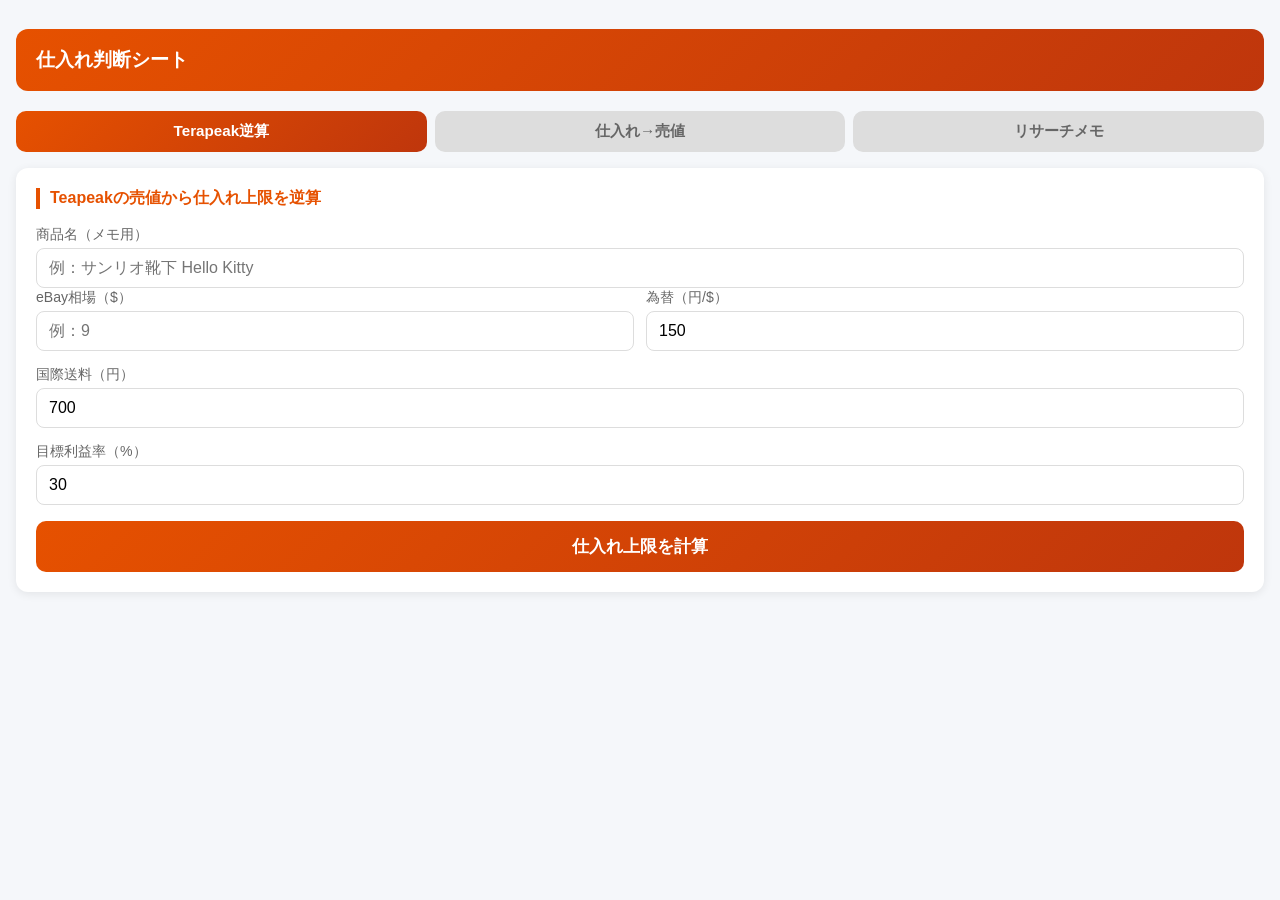
<file: ebay_calculator.html>
<!DOCTYPE html>
<html lang="ja">
<head>
<meta charset="UTF-8">
<meta name="viewport" content="width=device-width, initial-scale=1.0">
<title>仕入れ判断シート｜まきの物販部</title>
<style>
  * { box-sizing: border-box; }
  body { font-family: 'Hiragino Sans', sans-serif; background: #f5f7fa; color: #333; margin: 0; padding: 16px; }
  h1 { background: linear-gradient(135deg, #e65100, #bf360c); color: white; padding: 18px 20px; border-radius: 12px; font-size: 1.2em; margin-bottom: 20px; }
  .tabs { display: flex; gap: 8px; margin-bottom: 16px; }
  .tab { flex: 1; padding: 10px; border: none; border-radius: 10px; font-size: 0.95em; font-weight: bold; cursor: pointer; background: #ddd; color: #666; }
  .tab.active { background: linear-gradient(135deg, #e65100, #bf360c); color: white; }
  .tab-content { display: none; }
  .tab-content.active { display: block; }
  .card { background: white; border-radius: 12px; padding: 20px; margin-bottom: 16px; box-shadow: 0 2px 10px rgba(0,0,0,0.08); }
  h2 { color: #e65100; font-size: 1em; border-left: 4px solid #e65100; padding-left: 10px; margin: 0 0 16px; }
  label { display: block; font-size: 0.88em; color: #666; margin-bottom: 4px; margin-top: 14px; }
  label:first-of-type { margin-top: 0; }
  input, select { width: 100%; padding: 10px 12px; border: 1.5px solid #ddd; border-radius: 8px; font-size: 1em; outline: none; transition: border 0.2s; }
  input:focus, select:focus { border-color: #e65100; }
  .row2 { display: grid; grid-template-columns: 1fr 1fr; gap: 12px; }
  button.main-btn { width: 100%; background: linear-gradient(135deg, #e65100, #bf360c); color: white; border: none; padding: 14px; border-radius: 10px; font-size: 1.05em; font-weight: bold; cursor: pointer; margin-top: 16px; }
  button.main-btn:active { opacity: 0.85; }
  button.sub-btn { width: 100%; background: #eee; color: #555; border: none; padding: 12px; border-radius: 10px; font-size: 0.95em; font-weight: bold; cursor: pointer; margin-top: 10px; }
  .result { display: none; }
  .verdict { text-align: center; font-size: 1.6em; font-weight: bold; padding: 18px; border-radius: 12px; margin-bottom: 16px; }
  .verdict.buy { background: #e8f5e9; color: #2e7d32; }
  .verdict.watch { background: #fffbe6; color: #f57f17; }
  .verdict.pass { background: #fde8e8; color: #c62828; }
  .metrics { display: grid; grid-template-columns: 1fr 1fr; gap: 10px; margin-bottom: 14px; }
  .metric { background: #f8f9fa; border-radius: 10px; padding: 14px; text-align: center; }
  .metric .label { font-size: 0.78em; color: #888; margin-bottom: 4px; }
  .metric .value { font-size: 1.3em; font-weight: bold; color: #333; }
  .metric .value.good { color: #2e7d32; }
  .metric .value.bad { color: #c62828; }
  .limit-box { background: linear-gradient(135deg, #e8f5e9, #c8e6c9); border-radius: 12px; padding: 20px; text-align: center; margin-bottom: 16px; }
  .limit-box .limit-label { font-size: 0.9em; color: #555; margin-bottom: 8px; }
  .limit-box .limit-value { font-size: 2.2em; font-weight: bold; color: #2e7d32; }
  .limit-box.ng { background: linear-gradient(135deg, #fde8e8, #ffcdd2); }
  .limit-box.ng .limit-value { color: #c62828; }
  .limit-box .limit-sub { font-size: 0.85em; color: #666; margin-top: 6px; }
  .fx-table { width: 100%; border-collapse: collapse; font-size: 0.88em; }
  .fx-table th { background: #e65100; color: white; padding: 8px 12px; text-align: left; }
  .fx-table td { padding: 8px 12px; border-bottom: 1px solid #eee; }
  .fx-table tr:last-child td { border-bottom: none; }
  .fx-table tr.current td { background: #fff3e0; font-weight: bold; }
  .rule-note { font-size: 0.8em; color: #999; margin-top: 10px; line-height: 1.6; }
  .exclude-warn { background: #fde8e8; border-left: 4px solid #e53935; padding: 10px 14px; border-radius: 8px; font-size: 0.88em; color: #c62828; margin-top: 12px; display: none; }
  /* メモ機能 */
  .memo-list { list-style: none; padding: 0; margin: 0; }
  .memo-item { background: #f8f9fa; border-radius: 10px; padding: 12px 14px; margin-bottom: 10px; position: relative; }
  .memo-item .memo-name { font-weight: bold; font-size: 0.95em; margin-bottom: 4px; }
  .memo-item .memo-detail { font-size: 0.83em; color: #666; line-height: 1.7; }
  .memo-item .memo-verdict { display: inline-block; font-size: 0.8em; font-weight: bold; padding: 2px 10px; border-radius: 20px; margin-bottom: 6px; }
  .memo-item .memo-verdict.buy { background: #e8f5e9; color: #2e7d32; }
  .memo-item .memo-verdict.ng { background: #fde8e8; color: #c62828; }
  .memo-item .memo-verdict.watch { background: #fffbe6; color: #f57f17; }
  .memo-item .del-btn { position: absolute; top: 10px; right: 12px; background: none; border: none; color: #ccc; font-size: 1.2em; cursor: pointer; padding: 0; width: auto; }
  .memo-item .del-btn:hover { color: #e53935; }
  .no-memo { text-align: center; color: #aaa; font-size: 0.9em; padding: 24px 0; }
  .save-btn { background: #1565c0; color: white; border: none; padding: 10px 20px; border-radius: 8px; font-size: 0.9em; font-weight: bold; cursor: pointer; margin-top: 12px; width: 100%; }
  .save-btn:active { opacity: 0.85; }
  .clear-all-btn { background: #eee; color: #999; border: none; padding: 8px 16px; border-radius: 8px; font-size: 0.82em; cursor: pointer; display: block; margin: 12px auto 0; }
</style>
</head>
<body>

<h1>仕入れ判断シート</h1>

<div class="tabs">
  <button class="tab active" onclick="switchTab('reverse')">Terapeak逆算</button>
  <button class="tab" onclick="switchTab('forward')">仕入れ→売値</button>
  <button class="tab" onclick="switchTab('memo')">リサーチメモ</button>
</div>

<!-- ========== 逆算モード ========== -->
<div id="tab-reverse" class="tab-content active">
  <div class="card">
    <h2>Teapeakの売値から仕入れ上限を逆算</h2>

    <label>商品名（メモ用）</label>
    <input type="text" id="r_name" placeholder="例：サンリオ靴下 Hello Kitty">

    <div class="row2">
      <div>
        <label>eBay相場（$）</label>
        <input type="number" id="r_ebay_usd" placeholder="例：9" min="0" step="0.5">
      </div>
      <div>
        <label>為替（円/$）</label>
        <input type="number" id="r_fx" value="150" min="100" max="200">
      </div>
    </div>

    <label>国際送料（円）</label>
    <input type="number" id="r_shipping" value="700" min="0">

    <label>目標利益率（%）</label>
    <input type="number" id="r_margin_target" value="30" min="0" max="80">

    <button class="main-btn" onclick="calcReverse()">仕入れ上限を計算</button>
  </div>

  <div class="card result" id="r_result">
    <div class="limit-box" id="r_limit_box">
      <div class="limit-label">メルカリでこの金額以下なら買い！</div>
      <div class="limit-value" id="r_limit_value">—</div>
      <div class="limit-sub" id="r_limit_sub"></div>
    </div>

    <div class="metrics">
      <div class="metric">
        <div class="label">eBay売値（円換算）</div>
        <div class="value" id="r_sell_jpy">—</div>
      </div>
      <div class="metric">
        <div class="label">手数料13%</div>
        <div class="value" id="r_fee2">—</div>
      </div>
      <div class="metric">
        <div class="label">送料</div>
        <div class="value" id="r_ship2">—</div>
      </div>
      <div class="metric">
        <div class="label">利益（上限仕入れ時）</div>
        <div class="value" id="r_profit2">—</div>
      </div>
    </div>

    <button class="save-btn" onclick="saveReverseMemo()">このリサーチをメモに保存</button>
    <button class="sub-btn" onclick="resetReverse()">リセット</button>
  </div>
</div>

<!-- ========== 従来モード ========== -->
<div id="tab-forward" class="tab-content">
  <div class="card">
    <h2>仕入れ価格からeBay売値を計算</h2>

    <label>商品名（メモ用）</label>
    <input type="text" id="name" placeholder="例：白鳳堂 メイクブラシセット">

    <label>仕入れ価格（円）</label>
    <input type="number" id="buy_price" placeholder="例：3000" min="0">

    <div class="row2">
      <div>
        <label>重量（g）</label>
        <input type="number" id="weight" placeholder="例：300" min="0">
      </div>
      <div>
        <label>長辺（cm）</label>
        <input type="number" id="size" placeholder="例：30" min="0">
      </div>
    </div>

    <label>送料見込み（円）</label>
    <input type="number" id="shipping" value="2000" min="0">

    <label>為替レート（円/ドル）</label>
    <input type="number" id="fx" value="150" min="100" max="200">

    <button class="main-btn" onclick="calculate()">判断する</button>
  </div>

  <div class="card result" id="result_area">
    <div class="exclude-warn" id="exclude_warn"></div>
    <div class="verdict" id="verdict_box"></div>

    <div class="metrics">
      <div class="metric">
        <div class="label">eBay推奨価格</div>
        <div class="value" id="res_price">—</div>
      </div>
      <div class="metric">
        <div class="label">利益額</div>
        <div class="value" id="res_profit">—</div>
      </div>
      <div class="metric">
        <div class="label">利益率</div>
        <div class="value" id="res_margin">—</div>
      </div>
      <div class="metric">
        <div class="label">eBay手数料(13%)</div>
        <div class="value" id="res_fee">—</div>
      </div>
    </div>

    <h2>為替リスクシミュレーション</h2>
    <table class="fx-table">
      <tr><th>為替</th><th>販売価格</th><th>利益額</th><th>利益率</th></tr>
      <tbody id="fx_rows"></tbody>
    </table>

    <p class="rule-note" id="rule_note"></p>
    <button class="sub-btn" onclick="reset()">リセット</button>
  </div>
</div>

<!-- ========== リサーチメモ ========== -->
<div id="tab-memo" class="tab-content">
  <div class="card">
    <h2>リサーチ記録</h2>
    <ul class="memo-list" id="memo_list"></ul>
    <p class="no-memo" id="no_memo">まだメモがありません</p>
    <button class="clear-all-btn" onclick="clearAllMemo()">全部消す</button>
  </div>
</div>

<script>
// ========== タブ切り替え ==========
function switchTab(name) {
  document.querySelectorAll('.tab-content').forEach(el => el.classList.remove('active'));
  document.querySelectorAll('.tab').forEach(el => el.classList.remove('active'));
  document.getElementById('tab-' + name).classList.add('active');
  const tabs = ['reverse', 'forward', 'memo'];
  document.querySelectorAll('.tab')[tabs.indexOf(name)].classList.add('active');
  if (name === 'memo') renderMemo();
}

// ========== 逆算モード ==========
function calcReverse() {
  const ebayUsd = parseFloat(document.getElementById('r_ebay_usd').value) || 0;
  const fx      = parseFloat(document.getElementById('r_fx').value) || 150;
  const ship    = parseFloat(document.getElementById('r_shipping').value) || 700;
  const target  = parseFloat(document.getElementById('r_margin_target').value) || 30;

  if (!ebayUsd) { alert('eBay相場を入力してください'); return; }

  const sellJpy   = ebayUsd * fx;
  const fee       = sellJpy * 0.13;
  const targetProfit = sellJpy * (target / 100);
  const limit     = sellJpy - fee - ship - targetProfit;

  const box = document.getElementById('r_limit_box');
  const fmt = n => Math.round(n).toLocaleString();

  if (limit <= 0) {
    box.className = 'limit-box ng';
    document.getElementById('r_limit_value').textContent = '仕入れ不可';
    document.getElementById('r_limit_sub').textContent = 'この売値では送料・手数料だけで赤字になります';
  } else {
    box.className = 'limit-box';
    document.getElementById('r_limit_value').textContent = '¥' + fmt(limit) + ' 以下';
    document.getElementById('r_limit_sub').textContent = '利益率' + target + '%を確保できる仕入れ上限';
  }

  document.getElementById('r_sell_jpy').textContent  = '¥' + fmt(sellJpy);
  document.getElementById('r_fee2').textContent       = '¥' + fmt(fee);
  document.getElementById('r_ship2').textContent      = '¥' + fmt(ship);
  document.getElementById('r_profit2').textContent    = limit > 0 ? '¥' + fmt(targetProfit) : '赤字';

  document.getElementById('r_result').style.display = 'block';
  document.getElementById('r_result').scrollIntoView({ behavior: 'smooth' });
}

function saveReverseMemo() {
  const name   = document.getElementById('r_name').value || '商品名未入力';
  const usd    = parseFloat(document.getElementById('r_ebay_usd').value) || 0;
  const fx     = parseFloat(document.getElementById('r_fx').value) || 150;
  const ship   = parseFloat(document.getElementById('r_shipping').value) || 700;
  const target = parseFloat(document.getElementById('r_margin_target').value) || 30;
  const sellJpy = usd * fx;
  const fee    = sellJpy * 0.13;
  const limit  = sellJpy - fee - ship - sellJpy * (target / 100);

  const memo = {
    id: Date.now(),
    date: new Date().toLocaleDateString('ja-JP', {month:'numeric', day:'numeric'}),
    name,
    mode: 'reverse',
    ebayUsd: usd,
    limit: Math.round(limit),
    verdict: limit > 0 ? 'buy' : 'ng',
    verdictLabel: limit > 0 ? '◎仕入れOK' : '✗仕入れNG',
    detail: `eBay相場$${usd} / 仕入れ上限¥${Math.round(limit).toLocaleString()} / 送料¥${ship}`
  };

  const memos = getMemos();
  memos.unshift(memo);
  localStorage.setItem('ebay_memos', JSON.stringify(memos));
  alert('メモに保存しました！「リサーチメモ」タブで確認できます');
}

function resetReverse() {
  document.getElementById('r_name').value = '';
  document.getElementById('r_ebay_usd').value = '';
  document.getElementById('r_result').style.display = 'none';
}

// ========== 従来モード ==========
function getSellPrice(buyPrice) {
  if (buyPrice <= 3000)  return buyPrice * 2.10 + 2500;
  if (buyPrice <= 7000)  return buyPrice * 1.90 + 2500;
  if (buyPrice <= 15000) return buyPrice * 1.80 + 2500;
  if (buyPrice <= 30000) return buyPrice * 1.70 + 2500;
  return null;
}

function calculate() {
  const name     = document.getElementById('name').value || '商品';
  const buyPrice = parseFloat(document.getElementById('buy_price').value) || 0;
  const weight   = parseFloat(document.getElementById('weight').value) || 0;
  const size     = parseFloat(document.getElementById('size').value) || 0;
  const shipping = parseFloat(document.getElementById('shipping').value) || 2000;
  const fx       = parseFloat(document.getElementById('fx').value) || 150;

  const warnEl = document.getElementById('exclude_warn');
  let warns = [];
  if (weight >= 2000)   warns.push('重量2kg以上（除外条件）');
  if (size >= 60)       warns.push('長辺60cm以上（除外条件）');
  if (buyPrice > 30000) warns.push('仕入れ30,000円超（除外条件）');
  warnEl.textContent = warns.length ? '⚠ ' + warns.join(' / ') + ' → この商品は仕入れNG' : '';
  warnEl.style.display = warns.length ? 'block' : 'none';

  const sellJpy = getSellPrice(buyPrice);
  if (!sellJpy) { alert('仕入れ価格を入力してください'); return; }

  const sellUsd = sellJpy / fx;
  const ebayFee = sellJpy * 0.13;
  const profit  = sellJpy - ebayFee - buyPrice - shipping;
  const margin  = sellJpy > 0 ? (profit / sellJpy * 100) : 0;
  const fmt = n => Math.round(n).toLocaleString();

  const verdictBox = document.getElementById('verdict_box');
  if (warns.length) {
    verdictBox.textContent = '✗ 見送り（除外条件）';
    verdictBox.className = 'verdict pass';
  } else if (margin >= 30) {
    verdictBox.textContent = '◎ 買い！（利益率' + margin.toFixed(1) + '%）';
    verdictBox.className = 'verdict buy';
  } else if (margin >= 20) {
    verdictBox.textContent = '△ 要検討（利益率' + margin.toFixed(1) + '%）';
    verdictBox.className = 'verdict watch';
  } else {
    verdictBox.textContent = '✗ 見送り（利益率' + margin.toFixed(1) + '%）';
    verdictBox.className = 'verdict pass';
  }

  document.getElementById('res_price').innerHTML  = '$' + sellUsd.toFixed(0) + '<br><small>（約' + fmt(sellJpy) + '円）</small>';
  document.getElementById('res_profit').innerHTML = fmt(profit) + '円';
  document.getElementById('res_profit').className = 'value ' + (profit >= 0 ? 'good' : 'bad');
  document.getElementById('res_margin').innerHTML = margin.toFixed(1) + '%';
  document.getElementById('res_margin').className = 'value ' + (margin >= 30 ? 'good' : margin >= 20 ? '' : 'bad');
  document.getElementById('res_fee').innerHTML    = fmt(ebayFee) + '円';

  const fxRates = [130, 140, 150, 160, 165];
  const tbody = document.getElementById('fx_rows');
  tbody.innerHTML = '';
  fxRates.forEach(rate => {
    const p = sellJpy - sellJpy * 0.13 - buyPrice - shipping;
    const usd = (sellJpy / rate).toFixed(0);
    const m = (p / sellJpy * 100).toFixed(1);
    const isCurrent = rate === Math.round(fx);
    tbody.innerHTML += `<tr class="${isCurrent ? 'current' : ''}">
      <td>${rate}円/$${isCurrent ? '（現在）' : ''}</td>
      <td>$${usd}</td><td>${fmt(p)}円</td><td>${m}%</td></tr>`;
  });

  let ruleUsed = buyPrice <= 3000 ? '仕入れ×210%+2,500円'
               : buyPrice <= 7000 ? '仕入れ×190%+2,500円'
               : buyPrice <= 15000 ? '仕入れ×180%+2,500円' : '仕入れ×170%+2,500円';
  document.getElementById('rule_note').textContent =
    `適用ルール：${ruleUsed}　送料：${fmt(shipping)}円　eBay手数料：13%`;

  document.getElementById('result_area').style.display = 'block';
  document.getElementById('result_area').scrollIntoView({ behavior: 'smooth' });
}

function reset() {
  ['name','buy_price','weight','size'].forEach(id => document.getElementById(id).value = '');
  document.getElementById('shipping').value = '2000';
  document.getElementById('fx').value = '150';
  document.getElementById('result_area').style.display = 'none';
}

// ========== リサーチメモ ==========
function getMemos() {
  try { return JSON.parse(localStorage.getItem('ebay_memos') || '[]'); } catch { return []; }
}

function renderMemo() {
  const memos = getMemos();
  const list  = document.getElementById('memo_list');
  const none  = document.getElementById('no_memo');
  list.innerHTML = '';
  if (!memos.length) { none.style.display = 'block'; return; }
  none.style.display = 'none';
  memos.forEach(m => {
    list.innerHTML += `
      <li class="memo-item">
        <span class="memo-verdict ${m.verdict}">${m.verdictLabel}</span>
        <div class="memo-name">${m.date} ${m.name}</div>
        <div class="memo-detail">${m.detail}</div>
        <button class="del-btn" onclick="deleteMemo(${m.id})">×</button>
      </li>`;
  });
}

function deleteMemo(id) {
  const memos = getMemos().filter(m => m.id !== id);
  localStorage.setItem('ebay_memos', JSON.stringify(memos));
  renderMemo();
}

function clearAllMemo() {
  if (confirm('メモを全部消しますか？')) {
    localStorage.removeItem('ebay_memos');
    renderMemo();
  }
}
</script>
</body>
</html>
</file>
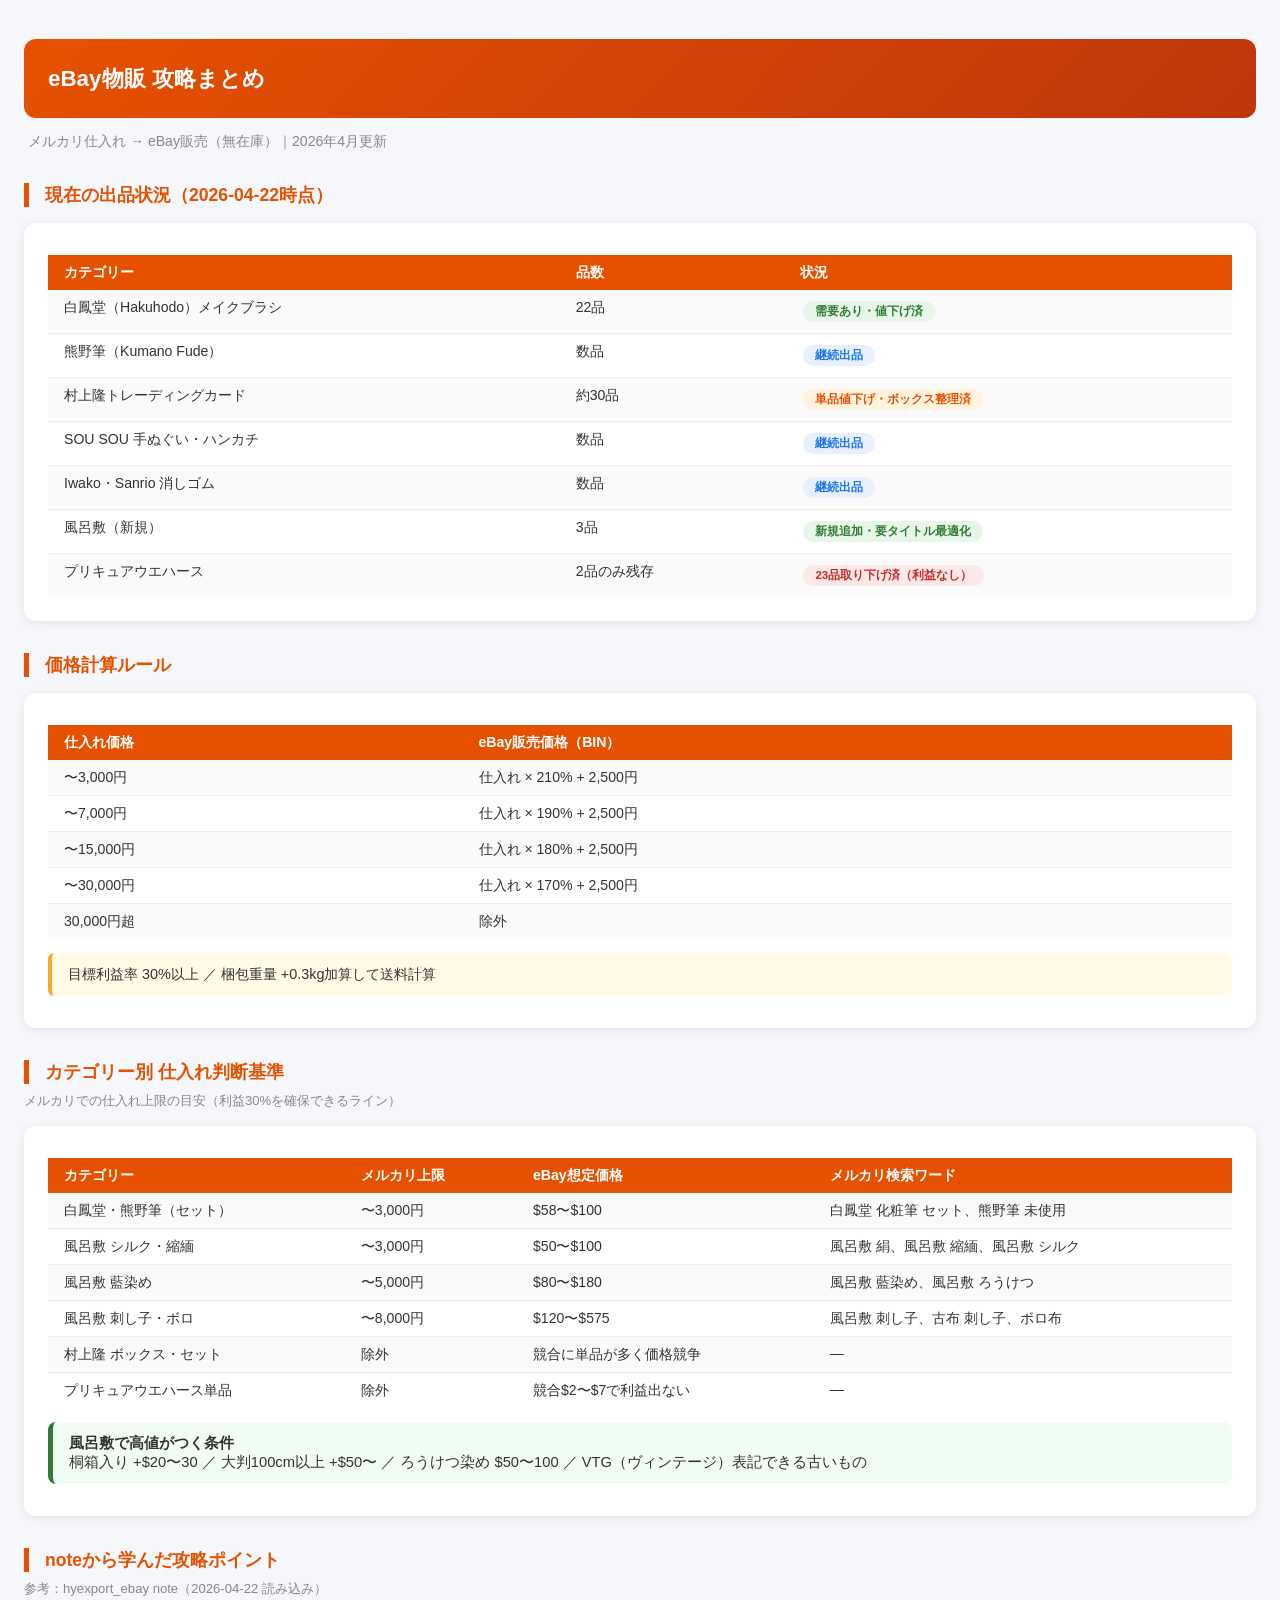
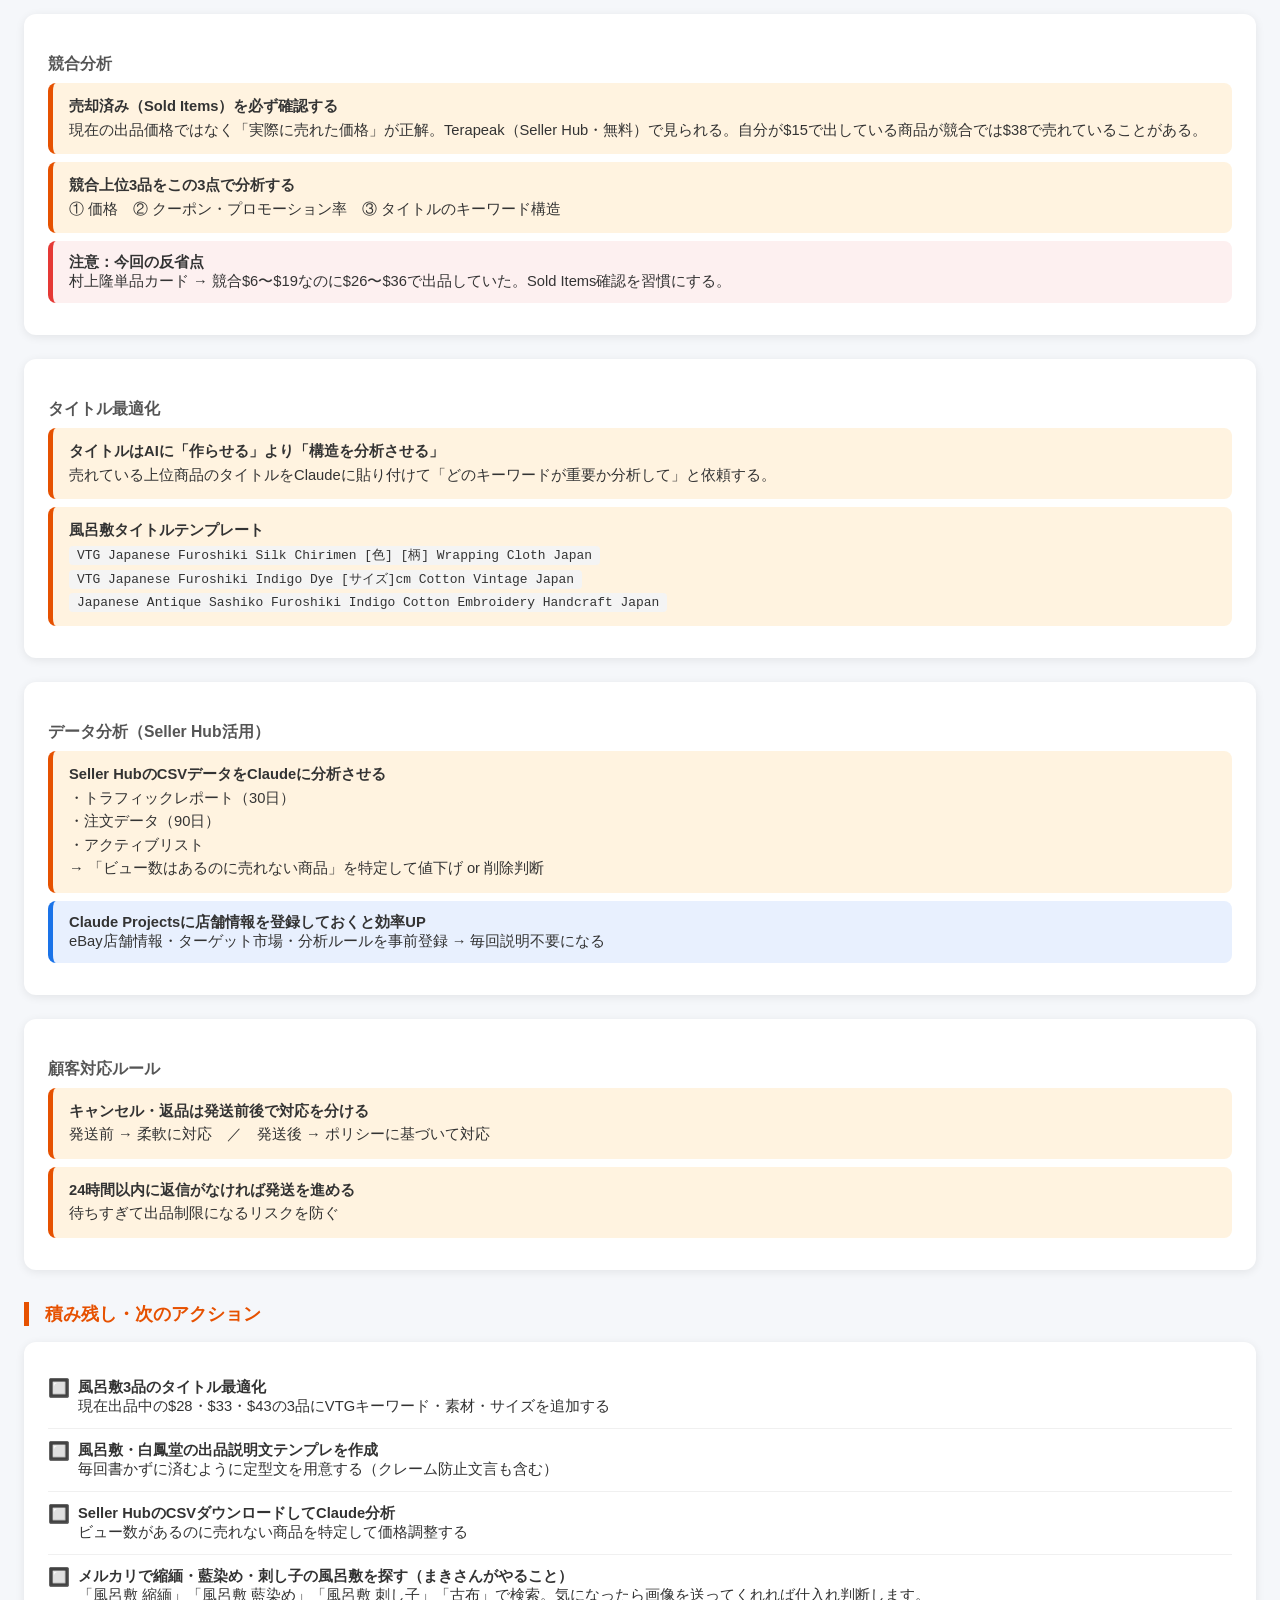
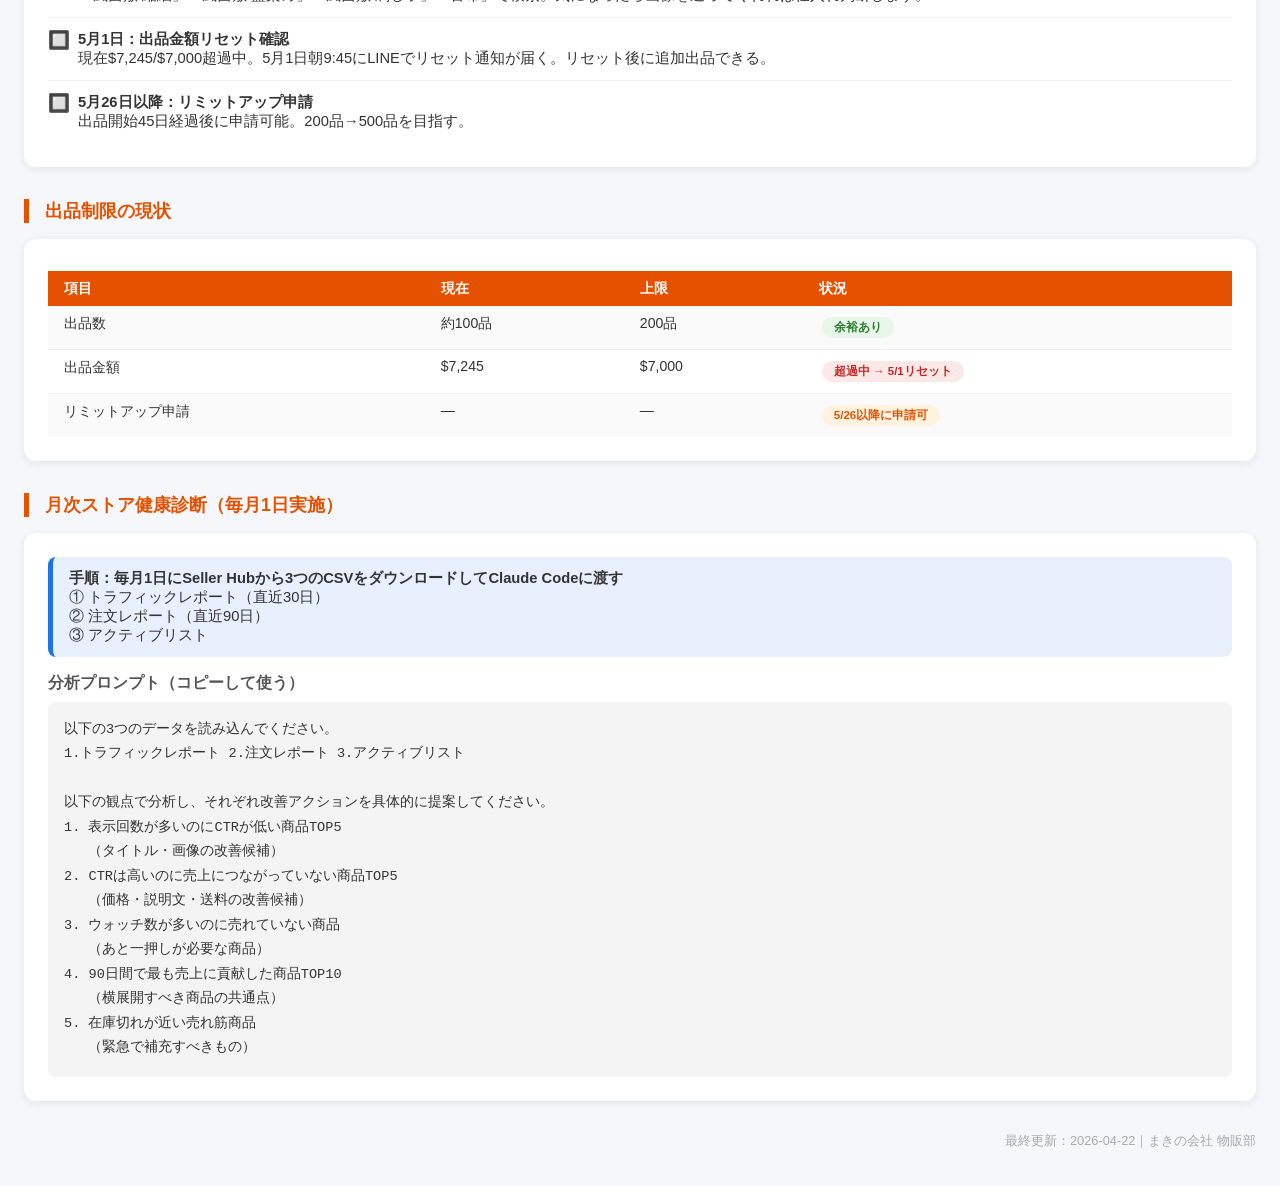
<file: ebay_guide.html>
<!DOCTYPE html>
<html lang="ja">
<head>
<meta charset="UTF-8">
<meta name="viewport" content="width=device-width, initial-scale=1.0">
<title>eBay物販 攻略まとめ｜まきの会社</title>
<style>
  body { font-family: 'Hiragino Sans', sans-serif; background: #f5f7fa; color: #333; margin: 0; padding: 24px; font-size: 16px; }
  h1 { background: linear-gradient(135deg, #e65100, #bf360c); color: white; padding: 24px; border-radius: 12px; font-size: 1.4em; margin-bottom: 8px; }
  .subtitle { color: #888; font-size: 0.88em; margin-bottom: 24px; padding-left: 4px; }
  h2 { color: #e65100; border-left: 5px solid #e65100; padding-left: 16px; margin-top: 32px; margin-bottom: 16px; font-size: 1.1em; }
  h3 { color: #555; margin-top: 16px; margin-bottom: 8px; font-size: 0.98em; }
  .card { background: white; border-radius: 12px; padding: 24px; margin-bottom: 24px; box-shadow: 0 2px 10px rgba(0,0,0,0.08); }
  .point { background: #fff3e0; border-left: 5px solid #e65100; padding: 12px 16px; border-radius: 8px; margin-bottom: 8px; font-size: 0.92em; line-height: 1.6; }
  .warn { background: #fdf0f0; border-left: 5px solid #e53935; padding: 12px 16px; border-radius: 8px; margin-bottom: 8px; font-size: 0.92em; }
  .green { background: #f0fdf4; border-left: 5px solid #2e7d32; padding: 12px 16px; border-radius: 8px; margin-bottom: 8px; font-size: 0.92em; }
  .blue { background: #e8f0fe; border-left: 5px solid #1a73e8; padding: 12px 16px; border-radius: 8px; margin-bottom: 8px; font-size: 0.92em; }
  .yellow { background: #fffbe6; border-left: 4px solid #f9a825; padding: 12px 16px; border-radius: 6px; margin-bottom: 8px; font-size: 0.9em; }
  table { width: 100%; border-collapse: collapse; margin-top: 8px; }
  th { background: #e65100; color: white; padding: 8px 16px; text-align: left; font-size: 0.88em; }
  td { padding: 8px 16px; border-bottom: 1px solid #eee; font-size: 0.88em; vertical-align: top; }
  tr:last-child td { border-bottom: none; }
  tr:nth-child(even) td { background: #fafafa; }
  .badge { display: inline-block; border-radius: 20px; padding: 3px 12px; font-size: 0.82em; margin: 3px; font-weight: bold; }
  .badge-orange { background: #fff3e0; color: #e65100; }
  .badge-red { background: #fde8e8; color: #c62828; }
  .badge-green { background: #e8f5e9; color: #2e7d32; }
  .badge-blue { background: #e8f0fe; color: #1a73e8; }
  .todo { display: flex; align-items: flex-start; gap: 8px; padding: 12px 0; border-bottom: 1px solid #f0f0f0; font-size: 0.92em; }
  .todo:last-child { border-bottom: none; }
  .todo-icon { font-size: 1.2em; flex-shrink: 0; }
  code { background: #f4f4f4; padding: 2px 8px; border-radius: 4px; font-size: 0.88em; font-family: monospace; }
  .section-note { color: #888; font-size: 0.82em; margin-top: -8px; margin-bottom: 16px; }
  .updated { text-align: right; color: #aaa; font-size: 0.8em; margin-top: 32px; }
</style>
</head>
<body>

<h1>eBay物販 攻略まとめ</h1>
<p class="subtitle">メルカリ仕入れ → eBay販売（無在庫）｜2026年4月更新</p>

<!-- ============ 現在の状況 ============ -->
<h2>現在の出品状況（2026-04-22時点）</h2>
<div class="card">
  <table>
    <tr><th>カテゴリー</th><th>品数</th><th>状況</th></tr>
    <tr><td>白鳳堂（Hakuhodo）メイクブラシ</td><td>22品</td><td><span class="badge badge-green">需要あり・値下げ済</span></td></tr>
    <tr><td>熊野筆（Kumano Fude）</td><td>数品</td><td><span class="badge badge-blue">継続出品</span></td></tr>
    <tr><td>村上隆トレーディングカード</td><td>約30品</td><td><span class="badge badge-orange">単品値下げ・ボックス整理済</span></td></tr>
    <tr><td>SOU SOU 手ぬぐい・ハンカチ</td><td>数品</td><td><span class="badge badge-blue">継続出品</span></td></tr>
    <tr><td>Iwako・Sanrio 消しゴム</td><td>数品</td><td><span class="badge badge-blue">継続出品</span></td></tr>
    <tr><td>風呂敷（新規）</td><td>3品</td><td><span class="badge badge-green">新規追加・要タイトル最適化</span></td></tr>
    <tr><td>プリキュアウエハース</td><td>2品のみ残存</td><td><span class="badge badge-red">23品取り下げ済（利益なし）</span></td></tr>
  </table>
</div>

<!-- ============ 価格計算ルール ============ -->
<h2>価格計算ルール</h2>
<div class="card">
  <table>
    <tr><th>仕入れ価格</th><th>eBay販売価格（BIN）</th></tr>
    <tr><td>〜3,000円</td><td>仕入れ × 210% + 2,500円</td></tr>
    <tr><td>〜7,000円</td><td>仕入れ × 190% + 2,500円</td></tr>
    <tr><td>〜15,000円</td><td>仕入れ × 180% + 2,500円</td></tr>
    <tr><td>〜30,000円</td><td>仕入れ × 170% + 2,500円</td></tr>
    <tr><td>30,000円超</td><td>除外</td></tr>
  </table>
  <div class="yellow" style="margin-top:14px;">目標利益率 30%以上 ／ 梱包重量 +0.3kg加算して送料計算</div>
</div>

<!-- ============ 仕入れ判断基準 ============ -->
<h2>カテゴリー別 仕入れ判断基準</h2>
<p class="section-note">メルカリでの仕入れ上限の目安（利益30%を確保できるライン）</p>
<div class="card">
  <table>
    <tr><th>カテゴリー</th><th>メルカリ上限</th><th>eBay想定価格</th><th>メルカリ検索ワード</th></tr>
    <tr><td>白鳳堂・熊野筆（セット）</td><td>〜3,000円</td><td>$58〜$100</td><td>白鳳堂 化粧筆 セット、熊野筆 未使用</td></tr>
    <tr><td>風呂敷 シルク・縮緬</td><td>〜3,000円</td><td>$50〜$100</td><td>風呂敷 絹、風呂敷 縮緬、風呂敷 シルク</td></tr>
    <tr><td>風呂敷 藍染め</td><td>〜5,000円</td><td>$80〜$180</td><td>風呂敷 藍染め、風呂敷 ろうけつ</td></tr>
    <tr><td>風呂敷 刺し子・ボロ</td><td>〜8,000円</td><td>$120〜$575</td><td>風呂敷 刺し子、古布 刺し子、ボロ布</td></tr>
    <tr><td>村上隆 ボックス・セット</td><td>除外</td><td>競合に単品が多く価格競争</td><td>—</td></tr>
    <tr><td>プリキュアウエハース単品</td><td>除外</td><td>競合$2〜$7で利益出ない</td><td>—</td></tr>
  </table>
  <div class="green" style="margin-top:14px;">
    <strong>風呂敷で高値がつく条件</strong><br>
    桐箱入り +$20〜30 ／ 大判100cm以上 +$50〜 ／ ろうけつ染め $50〜100 ／ VTG（ヴィンテージ）表記できる古いもの
  </div>
</div>

<!-- ============ noteから学んだこと ============ -->
<h2>noteから学んだ攻略ポイント</h2>
<p class="section-note">参考：hyexport_ebay note（2026-04-22 読み込み）</p>

<div class="card">
  <h3>競合分析</h3>
  <div class="point">
    <strong>売却済み（Sold Items）を必ず確認する</strong><br>
    現在の出品価格ではなく「実際に売れた価格」が正解。Terapeak（Seller Hub・無料）で見られる。自分が$15で出している商品が競合では$38で売れていることがある。
  </div>
  <div class="point">
    <strong>競合上位3品をこの3点で分析する</strong><br>
    ① 価格　② クーポン・プロモーション率　③ タイトルのキーワード構造
  </div>
  <div class="warn">
    <strong>注意：今回の反省点</strong><br>
    村上隆単品カード → 競合$6〜$19なのに$26〜$36で出品していた。Sold Items確認を習慣にする。
  </div>
</div>

<div class="card">
  <h3>タイトル最適化</h3>
  <div class="point">
    <strong>タイトルはAIに「作らせる」より「構造を分析させる」</strong><br>
    売れている上位商品のタイトルをClaudeに貼り付けて「どのキーワードが重要か分析して」と依頼する。
  </div>
  <div class="point">
    <strong>風呂敷タイトルテンプレート</strong><br>
    <code>VTG Japanese Furoshiki Silk Chirimen [色] [柄] Wrapping Cloth Japan</code><br>
    <code>VTG Japanese Furoshiki Indigo Dye [サイズ]cm Cotton Vintage Japan</code><br>
    <code>Japanese Antique Sashiko Furoshiki Indigo Cotton Embroidery Handcraft Japan</code>
  </div>
</div>

<div class="card">
  <h3>データ分析（Seller Hub活用）</h3>
  <div class="point">
    <strong>Seller HubのCSVデータをClaudeに分析させる</strong><br>
    ・トラフィックレポート（30日）<br>
    ・注文データ（90日）<br>
    ・アクティブリスト<br>
    → 「ビュー数はあるのに売れない商品」を特定して値下げ or 削除判断
  </div>
  <div class="blue">
    <strong>Claude Projectsに店舗情報を登録しておくと効率UP</strong><br>
    eBay店舗情報・ターゲット市場・分析ルールを事前登録 → 毎回説明不要になる
  </div>
</div>

<div class="card">
  <h3>顧客対応ルール</h3>
  <div class="point">
    <strong>キャンセル・返品は発送前後で対応を分ける</strong><br>
    発送前 → 柔軟に対応　／　発送後 → ポリシーに基づいて対応
  </div>
  <div class="point">
    <strong>24時間以内に返信がなければ発送を進める</strong><br>
    待ちすぎて出品制限になるリスクを防ぐ
  </div>
</div>

<!-- ============ 今すぐやること ============ -->
<h2>積み残し・次のアクション</h2>
<div class="card">
  <div class="todo">
    <span class="todo-icon">🔲</span>
    <div><strong>風呂敷3品のタイトル最適化</strong><br>現在出品中の$28・$33・$43の3品にVTGキーワード・素材・サイズを追加する</div>
  </div>
  <div class="todo">
    <span class="todo-icon">🔲</span>
    <div><strong>風呂敷・白鳳堂の出品説明文テンプレを作成</strong><br>毎回書かずに済むように定型文を用意する（クレーム防止文言も含む）</div>
  </div>
  <div class="todo">
    <span class="todo-icon">🔲</span>
    <div><strong>Seller HubのCSVダウンロードしてClaude分析</strong><br>ビュー数があるのに売れない商品を特定して価格調整する</div>
  </div>
  <div class="todo">
    <span class="todo-icon">🔲</span>
    <div><strong>メルカリで縮緬・藍染め・刺し子の風呂敷を探す（まきさんがやること）</strong><br>「風呂敷 縮緬」「風呂敷 藍染め」「風呂敷 刺し子」「古布」で検索。気になったら画像を送ってくれれば仕入れ判断します。</div>
  </div>
  <div class="todo">
    <span class="todo-icon">🔲</span>
    <div><strong>5月1日：出品金額リセット確認</strong><br>現在$7,245/$7,000超過中。5月1日朝9:45にLINEでリセット通知が届く。リセット後に追加出品できる。</div>
  </div>
  <div class="todo">
    <span class="todo-icon">🔲</span>
    <div><strong>5月26日以降：リミットアップ申請</strong><br>出品開始45日経過後に申請可能。200品→500品を目指す。</div>
  </div>
</div>

<!-- ============ 出品制限 ============ -->
<h2>出品制限の現状</h2>
<div class="card">
  <table>
    <tr><th>項目</th><th>現在</th><th>上限</th><th>状況</th></tr>
    <tr><td>出品数</td><td>約100品</td><td>200品</td><td><span class="badge badge-green">余裕あり</span></td></tr>
    <tr><td>出品金額</td><td>$7,245</td><td>$7,000</td><td><span class="badge badge-red">超過中 → 5/1リセット</span></td></tr>
    <tr><td>リミットアップ申請</td><td>—</td><td>—</td><td><span class="badge badge-orange">5/26以降に申請可</span></td></tr>
  </table>
</div>

<!-- ============ 月次健康診断 ============ -->
<h2>月次ストア健康診断（毎月1日実施）</h2>
<div class="card">
  <div class="blue">
    <strong>手順：毎月1日にSeller Hubから3つのCSVをダウンロードしてClaude Codeに渡す</strong><br>
    ① トラフィックレポート（直近30日）<br>
    ② 注文レポート（直近90日）<br>
    ③ アクティブリスト
  </div>
  <h3>分析プロンプト（コピーして使う）</h3>
  <div style="background:#f4f4f4; border-radius:8px; padding:16px; font-family:monospace; font-size:0.85em; line-height:1.8; white-space:pre-wrap;">以下の3つのデータを読み込んでください。
1.トラフィックレポート 2.注文レポート 3.アクティブリスト

以下の観点で分析し、それぞれ改善アクションを具体的に提案してください。
1. 表示回数が多いのにCTRが低い商品TOP5
   （タイトル・画像の改善候補）
2. CTRは高いのに売上につながっていない商品TOP5
   （価格・説明文・送料の改善候補）
3. ウォッチ数が多いのに売れていない商品
   （あと一押しが必要な商品）
4. 90日間で最も売上に貢献した商品TOP10
   （横展開すべき商品の共通点）
5. 在庫切れが近い売れ筋商品
   （緊急で補充すべきもの）</div>
</div>

<p class="updated">最終更新：2026-04-22｜まきの会社 物販部</p>

</body>
</html>
</file>
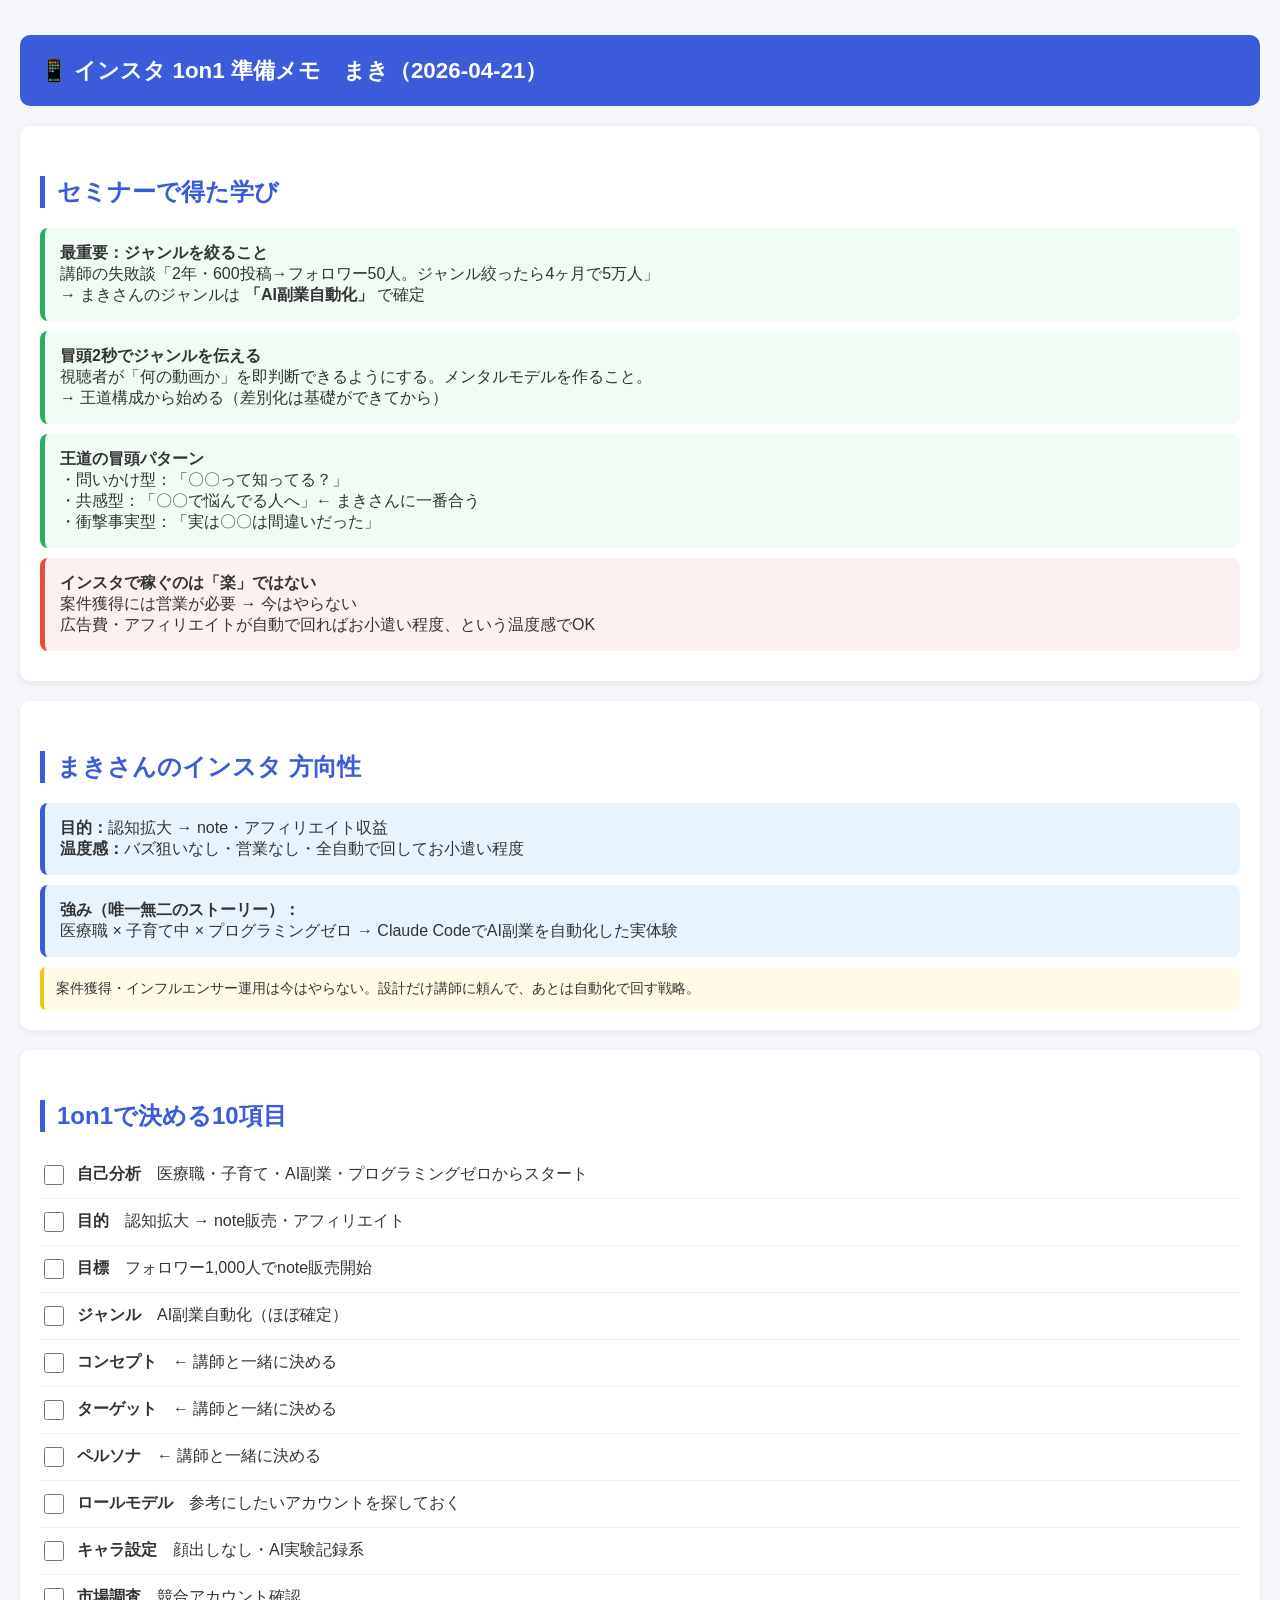
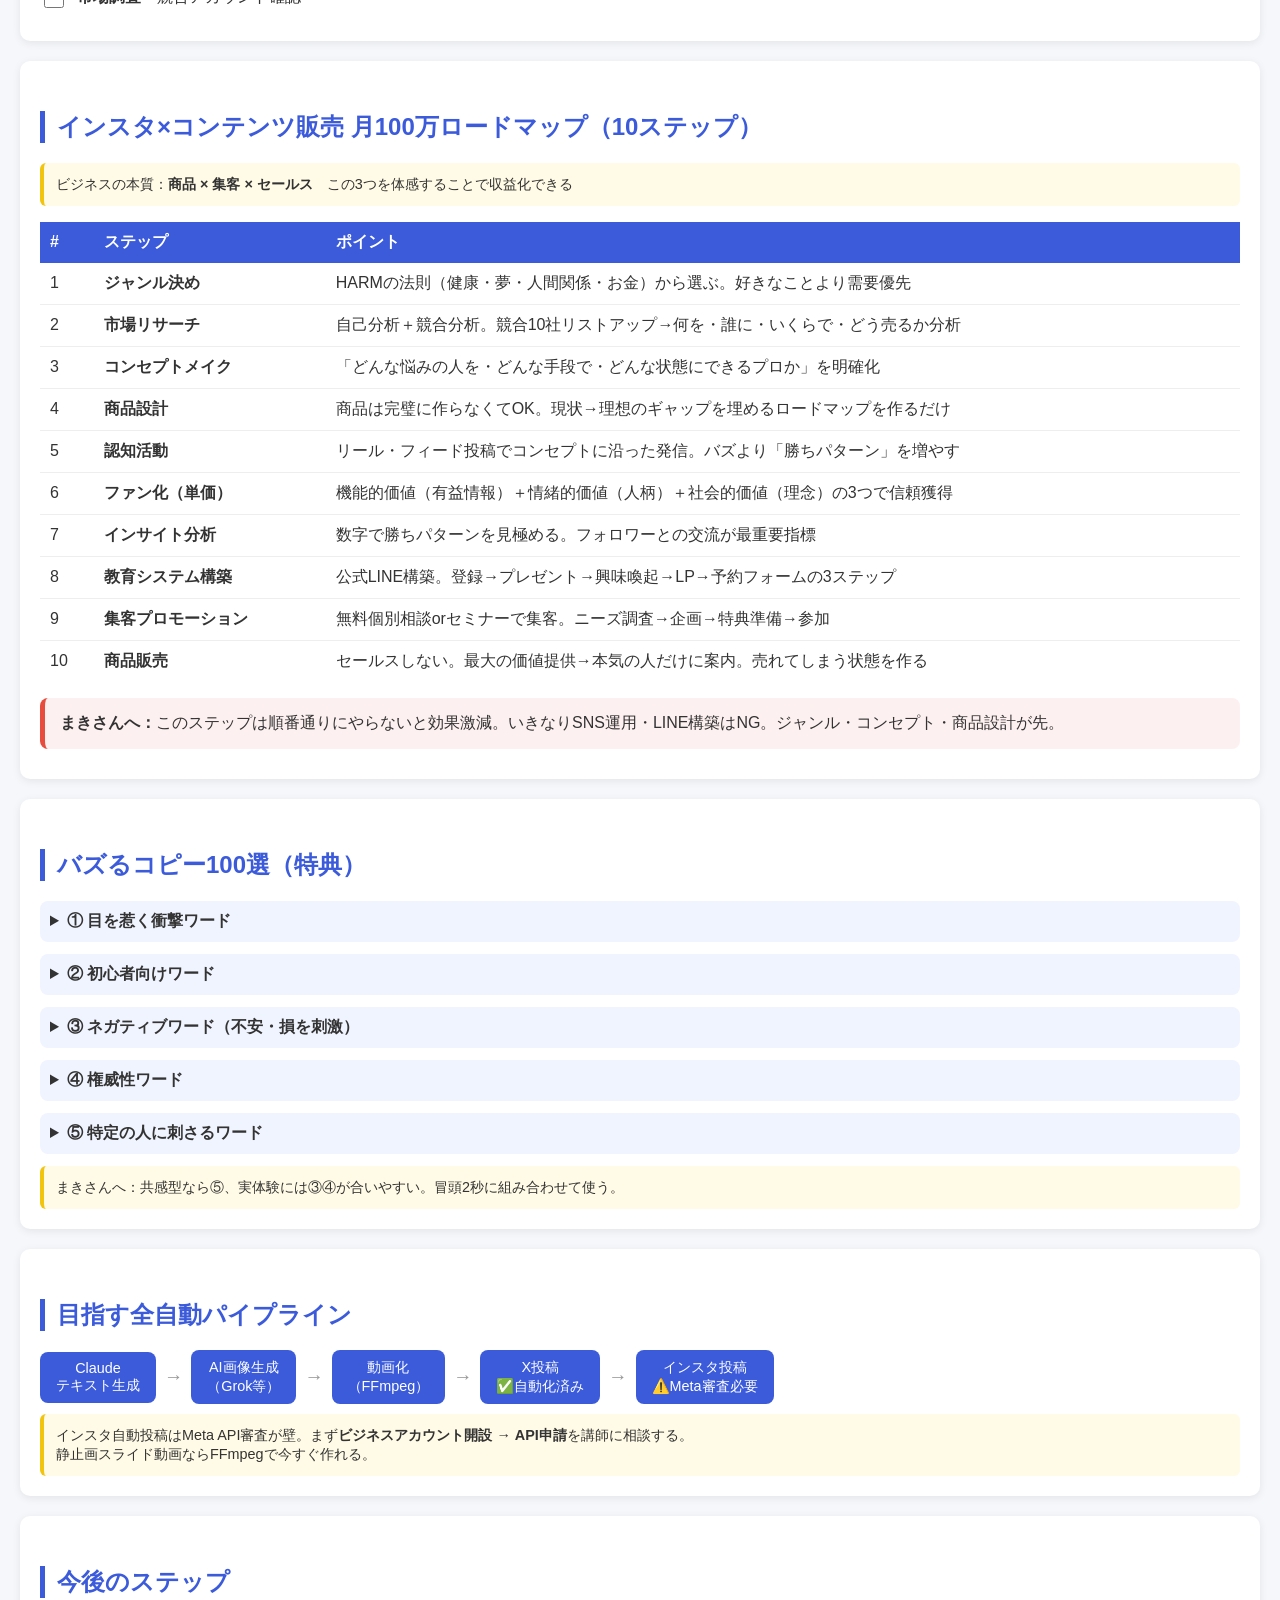
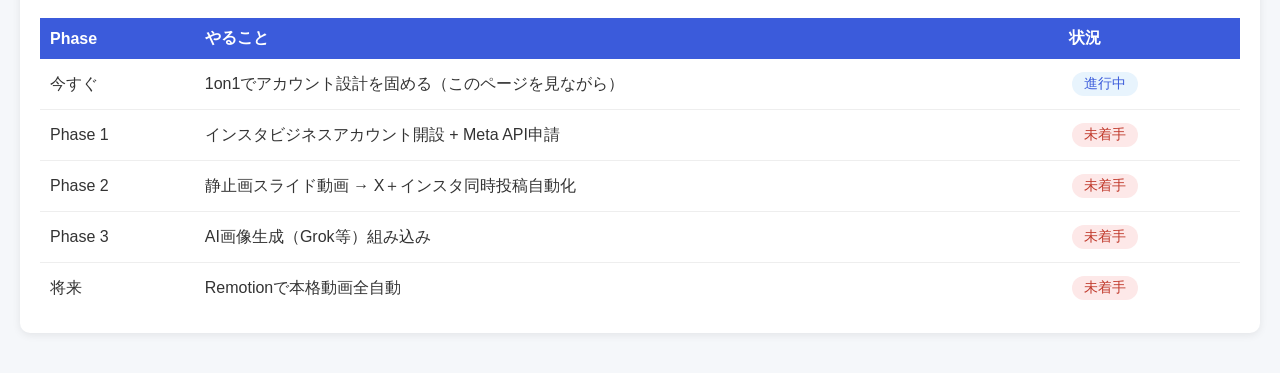
<file: instagram_roadmap.html>
<!DOCTYPE html>
<html lang="ja">
<head>
<meta charset="UTF-8">
<meta name="viewport" content="width=device-width, initial-scale=1.0">
<title>インスタ 1on1 準備メモ</title>
<style>
  body { font-family: 'Hiragino Sans', sans-serif; background: #f5f7fa; color: #333; margin: 0; padding: 20px; }
  h1 { background: #3b5bdb; color: white; padding: 20px; border-radius: 10px; font-size: 1.4em; margin-bottom: 20px; }
  h2 { color: #3b5bdb; border-left: 5px solid #3b5bdb; padding-left: 12px; margin-top: 30px; }
  .card { background: white; border-radius: 10px; padding: 20px; margin-bottom: 20px; box-shadow: 0 2px 8px rgba(0,0,0,0.08); }
  .goal { background: #e8f4fd; border-left: 5px solid #3b5bdb; padding: 15px; border-radius: 8px; margin-bottom: 10px; }
  .learn { background: #f0fdf4; border-left: 5px solid #27ae60; padding: 15px; border-radius: 8px; margin-bottom: 10px; }
  .warn { background: #fdf0f0; border-left: 5px solid #e74c3c; padding: 15px; border-radius: 8px; margin-bottom: 10px; }
  table { width: 100%; border-collapse: collapse; }
  th { background: #3b5bdb; color: white; padding: 10px; text-align: left; }
  td { padding: 10px; border-bottom: 1px solid #eee; }
  tr:last-child td { border-bottom: none; }
  .check { display: flex; align-items: center; gap: 10px; padding: 10px 0; border-bottom: 1px solid #eee; }
  .check:last-child { border-bottom: none; }
  .check input { width: 20px; height: 20px; cursor: pointer; }
  .tag { display: inline-block; background: #e8f4fd; color: #3b5bdb; border-radius: 20px; padding: 3px 12px; font-size: 0.85em; margin: 3px; }
  .tag.red { background: #fde8e8; color: #c0392b; }
  .tag.green { background: #e8fdf0; color: #27ae60; }
  .flow { display: flex; align-items: center; flex-wrap: wrap; gap: 8px; margin: 10px 0; }
  .flow-box { background: #3b5bdb; color: white; padding: 8px 16px; border-radius: 8px; font-size: 0.9em; text-align: center; }
  .flow-arrow { font-size: 1.2em; color: #999; }
  .note { background: #fffbe6; border-left: 4px solid #f1c40f; padding: 12px; border-radius: 6px; margin-top: 10px; font-size: 0.9em; }
  .num { display: inline-block; background: #3b5bdb; color: white; border-radius: 50%; width: 24px; height: 24px; text-align: center; line-height: 24px; font-size: 0.85em; margin-right: 8px; flex-shrink: 0; }
  .item { display: flex; align-items: flex-start; padding: 10px 0; border-bottom: 1px solid #eee; }
  .item:last-child { border-bottom: none; }
</style>
</head>
<body>

<h1>📱 インスタ 1on1 準備メモ　まき（2026-04-21）</h1>

<!-- セミナーで得た学び -->
<div class="card">
  <h2>セミナーで得た学び</h2>

  <div class="learn">
    <strong>最重要：ジャンルを絞ること</strong><br>
    講師の失敗談「2年・600投稿→フォロワー50人。ジャンル絞ったら4ヶ月で5万人」<br>
    → まきさんのジャンルは <strong>「AI副業自動化」</strong> で確定
  </div>

  <div class="learn">
    <strong>冒頭2秒でジャンルを伝える</strong><br>
    視聴者が「何の動画か」を即判断できるようにする。メンタルモデルを作ること。<br>
    → 王道構成から始める（差別化は基礎ができてから）
  </div>

  <div class="learn">
    <strong>王道の冒頭パターン</strong><br>
    ・問いかけ型：「〇〇って知ってる？」<br>
    ・共感型：「〇〇で悩んでる人へ」← まきさんに一番合う<br>
    ・衝撃事実型：「実は〇〇は間違いだった」
  </div>

  <div class="warn">
    <strong>インスタで稼ぐのは「楽」ではない</strong><br>
    案件獲得には営業が必要 → 今はやらない<br>
    広告費・アフィリエイトが自動で回ればお小遣い程度、という温度感でOK
  </div>
</div>

<!-- まきさんの方向性 -->
<div class="card">
  <h2>まきさんのインスタ 方向性</h2>
  <div class="goal">
    <strong>目的：</strong>認知拡大 → note・アフィリエイト収益<br>
    <strong>温度感：</strong>バズ狙いなし・営業なし・全自動で回してお小遣い程度
  </div>
  <div class="goal">
    <strong>強み（唯一無二のストーリー）：</strong><br>
    医療職 × 子育て中 × プログラミングゼロ → Claude CodeでAI副業を自動化した実体験
  </div>
  <div class="note">
    案件獲得・インフルエンサー運用は今はやらない。設計だけ講師に頼んで、あとは自動化で回す戦略。
  </div>
</div>

<!-- 1on1チェックリスト -->
<div class="card">
  <h2>1on1で決める10項目</h2>
  <div class="check"><input type="checkbox"> <div><strong>自己分析</strong>　医療職・子育て・AI副業・プログラミングゼロからスタート</div></div>
  <div class="check"><input type="checkbox"> <div><strong>目的</strong>　認知拡大 → note販売・アフィリエイト</div></div>
  <div class="check"><input type="checkbox"> <div><strong>目標</strong>　フォロワー1,000人でnote販売開始</div></div>
  <div class="check"><input type="checkbox"> <div><strong>ジャンル</strong>　AI副業自動化（ほぼ確定）</div></div>
  <div class="check"><input type="checkbox"> <div><strong>コンセプト</strong>　← 講師と一緒に決める</div></div>
  <div class="check"><input type="checkbox"> <div><strong>ターゲット</strong>　← 講師と一緒に決める</div></div>
  <div class="check"><input type="checkbox"> <div><strong>ペルソナ</strong>　← 講師と一緒に決める</div></div>
  <div class="check"><input type="checkbox"> <div><strong>ロールモデル</strong>　参考にしたいアカウントを探しておく</div></div>
  <div class="check"><input type="checkbox"> <div><strong>キャラ設定</strong>　顔出しなし・AI実験記録系</div></div>
  <div class="check"><input type="checkbox"> <div><strong>市場調査</strong>　競合アカウント確認</div></div>
</div>

<!-- 10ステップロードマップ -->
<div class="card">
  <h2>インスタ×コンテンツ販売 月100万ロードマップ（10ステップ）</h2>

  <div class="note" style="margin-bottom:16px;">ビジネスの本質：<strong>商品 × 集客 × セールス</strong>　この3つを体感することで収益化できる</div>

  <table>
    <tr><th>#</th><th>ステップ</th><th>ポイント</th></tr>
    <tr><td>1</td><td><strong>ジャンル決め</strong></td><td>HARMの法則（健康・夢・人間関係・お金）から選ぶ。好きなことより需要優先</td></tr>
    <tr><td>2</td><td><strong>市場リサーチ</strong></td><td>自己分析＋競合分析。競合10社リストアップ→何を・誰に・いくらで・どう売るか分析</td></tr>
    <tr><td>3</td><td><strong>コンセプトメイク</strong></td><td>「どんな悩みの人を・どんな手段で・どんな状態にできるプロか」を明確化</td></tr>
    <tr><td>4</td><td><strong>商品設計</strong></td><td>商品は完璧に作らなくてOK。現状→理想のギャップを埋めるロードマップを作るだけ</td></tr>
    <tr><td>5</td><td><strong>認知活動</strong></td><td>リール・フィード投稿でコンセプトに沿った発信。バズより「勝ちパターン」を増やす</td></tr>
    <tr><td>6</td><td><strong>ファン化（単価）</strong></td><td>機能的価値（有益情報）＋情緒的価値（人柄）＋社会的価値（理念）の3つで信頼獲得</td></tr>
    <tr><td>7</td><td><strong>インサイト分析</strong></td><td>数字で勝ちパターンを見極める。フォロワーとの交流が最重要指標</td></tr>
    <tr><td>8</td><td><strong>教育システム構築</strong></td><td>公式LINE構築。登録→プレゼント→興味喚起→LP→予約フォームの3ステップ</td></tr>
    <tr><td>9</td><td><strong>集客プロモーション</strong></td><td>無料個別相談orセミナーで集客。ニーズ調査→企画→特典準備→参加</td></tr>
    <tr><td>10</td><td><strong>商品販売</strong></td><td>セールスしない。最大の価値提供→本気の人だけに案内。売れてしまう状態を作る</td></tr>
  </table>

  <div class="warn" style="margin-top:16px;">
    <strong>まきさんへ：</strong>このステップは順番通りにやらないと効果激減。いきなりSNS運用・LINE構築はNG。ジャンル・コンセプト・商品設計が先。
  </div>
</div>

<!-- バズるコピー100選 -->
<div class="card">
  <h2>バズるコピー100選（特典）</h2>

  <details style="margin-bottom:12px;">
    <summary style="cursor:pointer;font-weight:bold;padding:10px;background:#f0f4ff;border-radius:8px;">① 目を惹く衝撃ワード</summary>
    <div style="padding:12px;font-size:0.9em;line-height:2;">
      永久保存版 / 最新版 / 悪用厳禁 / 禁断の / 実は〇〇してる / 危険！ / 常識はずれ / 〇〇を依存させる / リアルな / 偽りなし / 穴場情報 / 秘密を暴露 / 極秘 / 残念な〇〇 / 中毒 / 依存 / 深すぎる闇 / 〇〇を魅了する / こっそり〇〇 / 沼らせる / 忖度なし / 真相 / 無双 / 完全保存版 / 規格外
      <div class="note" style="margin-top:8px;">人の「何だろう？」という好奇心を刺激する。強い言葉で注意を引き込む。</div>
    </div>
  </details>

  <details style="margin-bottom:12px;">
    <summary style="cursor:pointer;font-weight:bold;padding:10px;background:#f0f4ff;border-radius:8px;">② 初心者向けワード</summary>
    <div style="padding:12px;font-size:0.9em;line-height:2;">
      誰がやっても必ず効果が出る / 未経験でも / 誰でもできる / 楽勝！ / 今日からできる / 1分でわかる / 最短最速で / たったコレだけで！ / 真似するだけで / 一瞬で解決！ / これだけでOK！ / 無理なくできる / 明日から使える / まるっと早わかり
      <div class="note" style="margin-top:8px;">「自分にもできそう」という安心感を与えて、幅広い層にアプローチ。</div>
    </div>
  </details>

  <details style="margin-bottom:12px;">
    <summary style="cursor:pointer;font-weight:bold;padding:10px;background:#f0f4ff;border-radius:8px;">③ ネガティブワード（不安・損を刺激）</summary>
    <div style="padding:12px;font-size:0.9em;line-height:2;">
      本当は教えたくない / 意外と知らない / 損している〇〇 / 99%の人が知らない / 誰も教えてくれない / もっと早く知っておけばよかった / 後悔する前に / 9割の人が間違っている / 知らなきゃ損する / 〇〇する前に知っておくべき / ヤバいかも / 今さら聞けない / もしかして知らない？
      <div class="note" style="margin-top:8px;">「損」「危険」「知らないとヤバい」で不安を喚起し、行動を促す。</div>
    </div>
  </details>

  <details style="margin-bottom:12px;">
    <summary style="cursor:pointer;font-weight:bold;padding:10px;background:#f0f4ff;border-radius:8px;">④ 権威性ワード</summary>
    <div style="padding:12px;font-size:0.9em;line-height:2;">
      みんな大好き / SNSで大バズり / 〇〇オタクが選ぶ / ◯万人が選んだ / 厳選 / 〇〇人で検証 / 私がガチで実践している / プロがやってる / 〇〇のプロが教える / 出会えてよかった / 今年必ず流行る！ / お値段以上の
      <div class="note" style="margin-top:8px;">第三者が認めた情報を示して信頼感・安心感を高める。</div>
    </div>
  </details>

  <details style="margin-bottom:12px;">
    <summary style="cursor:pointer;font-weight:bold;padding:10px;background:#f0f4ff;border-radius:8px;">⑤ 特定の人に刺さるワード</summary>
    <div style="padding:12px;font-size:0.9em;line-height:2;">
      〇〇な人は試してみて / 〇〇な人以外見ないでください / 〇〇なあなたへ！ / 〇〇あるある / コレに当てはまったらヤバい / 〇〇できない人の特徴 / 〇〇したい人だけ見てください
      <div class="note" style="margin-top:8px;">「自分のことだ！」と共感を誘発。排他性・希少性で興味を引きつける。</div>
    </div>
  </details>

  <div class="note">まきさんへ：共感型なら⑤、実体験には③④が合いやすい。冒頭2秒に組み合わせて使う。</div>
</div>

<!-- 全自動パイプライン -->
<div class="card">
  <h2>目指す全自動パイプライン</h2>
  <div class="flow">
    <div class="flow-box">Claude<br>テキスト生成</div>
    <div class="flow-arrow">→</div>
    <div class="flow-box">AI画像生成<br>（Grok等）</div>
    <div class="flow-arrow">→</div>
    <div class="flow-box">動画化<br>（FFmpeg）</div>
    <div class="flow-arrow">→</div>
    <div class="flow-box">X投稿<br>✅自動化済み</div>
    <div class="flow-arrow">→</div>
    <div class="flow-box">インスタ投稿<br>⚠️Meta審査必要</div>
  </div>
  <div class="note">
    インスタ自動投稿はMeta API審査が壁。まず<strong>ビジネスアカウント開設 → API申請</strong>を講師に相談する。<br>
    静止画スライド動画ならFFmpegで今すぐ作れる。
  </div>
</div>

<!-- 今後のステップ -->
<div class="card">
  <h2>今後のステップ</h2>
  <table>
    <tr><th>Phase</th><th>やること</th><th>状況</th></tr>
    <tr><td>今すぐ</td><td>1on1でアカウント設計を固める（このページを見ながら）</td><td><span class="tag">進行中</span></td></tr>
    <tr><td>Phase 1</td><td>インスタビジネスアカウント開設 + Meta API申請</td><td><span class="tag red">未着手</span></td></tr>
    <tr><td>Phase 2</td><td>静止画スライド動画 → X＋インスタ同時投稿自動化</td><td><span class="tag red">未着手</span></td></tr>
    <tr><td>Phase 3</td><td>AI画像生成（Grok等）組み込み</td><td><span class="tag red">未着手</span></td></tr>
    <tr><td>将来</td><td>Remotionで本格動画全自動</td><td><span class="tag red">未着手</span></td></tr>
  </table>
</div>

</body>
</html>
</file>
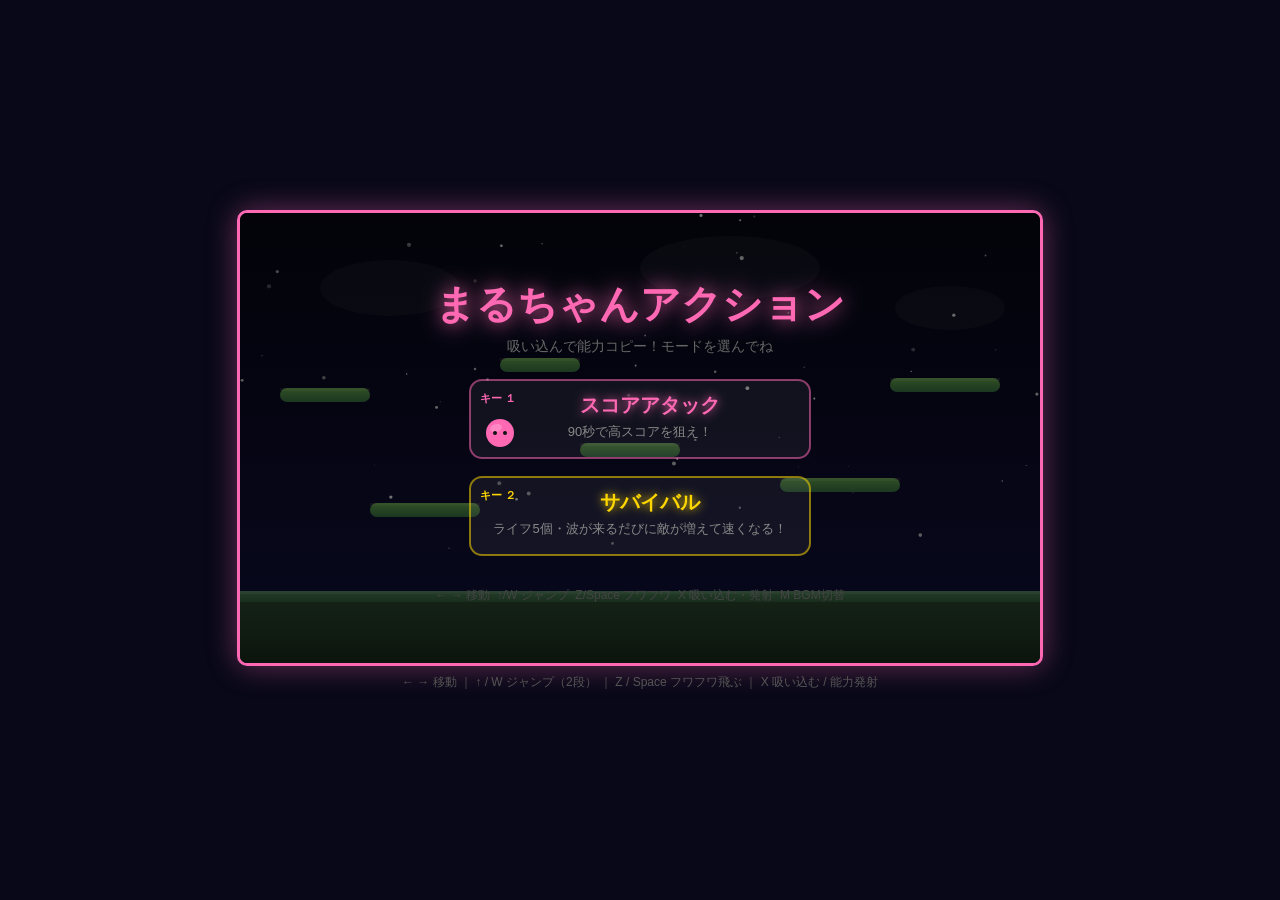
<file: maruchan_action.html>
<!DOCTYPE html>
<html lang="ja">
<head>
<meta charset="UTF-8">
<title>まるちゃんアクション - まるちゃんワールド</title>
<style>
  body {
    margin: 0; background: #080818;
    display: flex; flex-direction: column;
    align-items: center; justify-content: center;
    height: 100vh; font-family: sans-serif;
    overflow: hidden; user-select: none;
  }
  canvas { border: 3px solid #ff69b4; border-radius: 10px; box-shadow: 0 0 30px rgba(255,105,180,0.4); }
  #controls { color: #555; margin-top: 8px; font-size: 12px; }
</style>
</head>
<body>
<canvas id="game" width="800" height="450"></canvas>
<div id="controls">← → 移動 ｜ ↑ / W ジャンプ（2段） ｜ Z / Space フワフワ飛ぶ ｜ X 吸い込む / 能力発射</div>
<script>
const canvas = document.getElementById('game');
const ctx = canvas.getContext('2d');
const W = 800, H = 450, FLOOR = 378;
const GRAVITY = 0.38;
const GAME_TIME = 90; // 1クール秒数

// ── BGM ───────────────────────────────────────────────────
let audioCtx = null;
let bgmOn = true, bgmIdx = 0, bassIdx = 0, bgmNext = 0, bassNext = 0;

const BPM = 148, N = 60/BPM/2;
const F = {
  C3:131,D3:147,E3:165,F3:175,G3:196,A3:220,B3:247,
  C4:262,D4:294,E4:330,F4:349,G4:392,A4:440,B4:494,
  C5:523,D5:587,E5:659,F5:698,G5:784,A5:880,B5:988,C6:1047,R:0,
};
const MELODY=[
  [F.C5,2],[F.E5,2],[F.G5,2],[F.E5,2],[F.C5,4],[F.D5,2],[F.E5,2],
  [F.F5,2],[F.E5,2],[F.D5,2],[F.C5,2],[F.G4,4],[F.R,4],
  [F.E5,2],[F.G5,2],[F.C6,2],[F.G5,2],[F.E5,4],[F.D5,2],[F.C5,2],
  [F.A4,2],[F.C5,2],[F.E5,2],[F.G5,2],[F.C5,8],
];
const BASS=[
  [F.C3,4],[F.G3,4],[F.C3,4],[F.G3,4],
  [F.F3,4],[F.C3,4],[F.F3,4],[F.C3,4],
  [F.A3,4],[F.E3,4],[F.A3,4],[F.E3,4],
  [F.G3,4],[F.D3,4],[F.G3,4],[F.D3,4],
];

function initAudio() {
  if (audioCtx) return;
  audioCtx = new (window.AudioContext || window.webkitAudioContext)();
  bgmNext = audioCtx.currentTime + 0.05;
  bassNext = audioCtx.currentTime + 0.05;
}

function playNote(freq, start, dur, type, vol) {
  if (!audioCtx || freq===0) return;
  const osc = audioCtx.createOscillator();
  const gain = audioCtx.createGain();
  osc.connect(gain); gain.connect(audioCtx.destination);
  osc.type = type; osc.frequency.value = freq;
  gain.gain.setValueAtTime(vol, start);
  gain.gain.exponentialRampToValueAtTime(0.0001, start+dur*0.85);
  osc.start(start); osc.stop(start+dur);
}

function scheduleBGM() {
  if (!audioCtx || !bgmOn) return;
  const ahead = 0.2;
  while (bgmNext < audioCtx.currentTime+ahead) {
    const [freq,len] = MELODY[bgmIdx%MELODY.length];
    playNote(freq, bgmNext, N*len*0.88, 'square', 0.055);
    bgmNext += N*len; bgmIdx++;
  }
  while (bassNext < audioCtx.currentTime+ahead) {
    const [freq,len] = BASS[bassIdx%BASS.length];
    playNote(freq, bassNext, N*len*0.7, 'triangle', 0.08);
    bassNext += N*len; bassIdx++;
  }
}

function sfx(type) {
  if (!audioCtx) return;
  const t = audioCtx.currentTime;
  if (type==='jump')    { playNote(523,t,0.06,'square',0.07); playNote(659,t+0.05,0.06,'square',0.06); }
  if (type==='inhale')  { playNote(330,t,0.04,'square',0.05); playNote(262,t+0.04,0.04,'square',0.04); }
  if (type==='copy')    { playNote(784,t,0.07,'square',0.09); playNote(988,t+0.07,0.07,'square',0.09); playNote(1175,t+0.14,0.12,'square',0.1); }
  if (type==='fire')    { playNote(523,t,0.05,'square',0.08); playNote(880,t+0.04,0.1,'sawtooth',0.07); }
  if (type==='defeat')  { playNote(659,t,0.06,'square',0.08); playNote(784,t+0.06,0.06,'square',0.08); playNote(1047,t+0.12,0.12,'square',0.09); }
  if (type==='hit')     { playNote(180,t,0.08,'sawtooth',0.1); playNote(110,t+0.07,0.1,'sawtooth',0.08); }
  if (type==='end')     { playNote(523,t,0.15,'square',0.09); playNote(659,t+0.15,0.15,'square',0.09); playNote(784,t+0.30,0.15,'square',0.09); playNote(1047,t+0.45,0.3,'square',0.1); }
}

// ── State ────────────────────────────────────────────────
let mode = 'title'; // title | play | ending | result
let gameMode = 'score'; // 'score' | 'survival'
let score = 0, defeated = 0, spawnTimer = 0, frame = 0, missFlash = 0;
// サバイバル用
let lives = 5;
const MAX_LIVES = 5;
let heartAnim = [0,0,0,0,0];
let wave = 1, waveAnnounce = 0; // wave表示カウント
let survivalSec = 0; // 生存秒数

// ── Player ───────────────────────────────────────────────
function resetPlayer() {
  player.x=100; player.y=300; player.vx=0; player.vy=0;
  player.onGround=false; player.floating=false; player.floatTimer=0;
  player.inhaling=false; player.puffed=false; player.ability=null;
  player.facing=1; player.jumpCount=0; player.invincible=0; player.atkAnim=0;
}
const player = {
  x:100, y:300, w:36, h:36, vx:0, vy:0,
  onGround:false, floating:false, floatTimer:0, maxFloat:130,
  inhaling:false, puffed:false, ability:null,
  facing:1, jumpCount:0, invincible:0, atkAnim:0,
};

// ── Platforms ────────────────────────────────────────────
const platforms = [
  { x:0,   y:FLOOR, w:800, h:72 },
  { x:130, y:290,   w:110, h:14 },
  { x:340, y:230,   w:100, h:14 },
  { x:540, y:265,   w:120, h:14 },
  { x:650, y:165,   w:110, h:14 },
  { x:40,  y:175,   w:90,  h:14 },
  { x:260, y:145,   w:80,  h:14 },
];

// ── Enemies ───────────────────────────────────────────────
const ETYPES = {
  waddle: { color:'#FF8C00', ability:null,    w:28, h:26, spd:0.8 },
  hothead:{ color:'#FF4500', ability:'fire',  w:30, h:30, spd:0.6 },
  chilly: { color:'#77CCEE', ability:'ice',   w:28, h:30, spd:0.5 },
  spark:  { color:'#FFD700', ability:'spark', w:26, h:26, spd:1.1 },
};

function abilityColor(ab) {
  if (ab==='fire')  return '#FF6633';
  if (ab==='ice')   return '#88DDFF';
  if (ab==='spark') return '#FFEE00';
  return '#ffffff';
}
function abilityName(ab) {
  if (ab==='fire')  return '🔥 ファイア';
  if (ab==='ice')   return '❄️ アイス';
  if (ab==='spark') return '⚡ スパーク';
  return '';
}

let enemies=[], projectiles=[], particles=[], floats=[];
let stars=[];
for (let i=0;i<60;i++)
  stars.push({ x:Math.random()*W, y:Math.random()*H*0.8, r:Math.random()*1.8+0.4, t:Math.random()*Math.PI*2 });

// ── Input ─────────────────────────────────────────────────
const keys = {};
document.addEventListener('keydown', e => {
  if (keys[e.code]) return;
  keys[e.code] = true;

  if (mode==='title') {
    initAudio();
    if (e.key==='1') startGame('score');
    if (e.key==='2') startGame('survival');
    if (e.key===' '||e.key==='Enter') startGame('score');
    if (e.key==='m'||e.key==='M') bgmOn=!bgmOn;
    e.preventDefault(); return;
  }
  if (mode==='result') {
    if (e.key===' '||e.key==='Enter'||e.key==='Escape') mode='title';
    e.preventDefault(); return;
  }
  if (e.key==='Escape') { mode='title'; e.preventDefault(); return; }

  if (e.code==='ArrowUp'||e.code==='KeyW') {
    if (player.onGround||player.jumpCount<2) {
      player.vy=-9.2; player.jumpCount++;
      player.floating=false; player.floatTimer=0;
      addParticles(player.x+player.w/2, player.y+player.h, '#ffffff', 5, 0, -1);
      sfx('jump');
    }
  }
  if (e.code==='KeyX') {
    if (player.ability) fireAbility();
    else { player.inhaling=true; player.puffed=true; sfx('inhale'); }
  }
  e.preventDefault();
});
document.addEventListener('keyup', e => {
  keys[e.code]=false;
  if (e.code==='KeyX') { player.inhaling=false; player.puffed=false; }
});

// ── Game control ─────────────────────────────────────────
function startGame(gm='score') {
  gameMode = gm;
  resetPlayer();
  enemies=[]; projectiles=[]; particles=[]; floats=[];
  score=0; defeated=0; spawnTimer=0; frame=0; missFlash=0;
  lives=MAX_LIVES; heartAnim=[0,0,0,0,0];
  wave=1; waveAnnounce=0; survivalSec=0;
  bgmIdx=0; bassIdx=0;
  if (audioCtx) { bgmNext=audioCtx.currentTime+0.1; bassNext=audioCtx.currentTime+0.1; }
  spawnEnemy(); spawnEnemy();
  mode='play';
}

// ── Helpers ───────────────────────────────────────────────
function addParticles(x,y,color,n=12,bvx=0,bvy=-2) {
  for (let i=0;i<n;i++) {
    particles.push({
      x, y,
      vx:(Math.random()-0.5)*5+bvx,
      vy:(Math.random()-0.5)*5+bvy,
      life:20+Math.random()*15, max:35,
      color, r:2+Math.random()*3,
    });
  }
}

function addFloat(x,y,text,color) {
  floats.push({ x, y, text, color, life:55, max:55 });
}

function hitTest(a,b) {
  return a.x<b.x+b.w && a.x+a.w>b.x && a.y<b.y+b.h && a.y+a.h>b.y;
}

function fireAbility() {
  const ab=player.ability;
  player.ability=null;
  const px=player.facing>0?player.x+player.w+4:player.x-4;
  projectiles.push({ x:px, y:player.y+player.h/2, vx:player.facing*9, vy:0, ability:ab, alive:true });
  addParticles(px, player.y+player.h/2, abilityColor(ab), 10, player.facing*3, 0);
  player.atkAnim=10;
  sfx('fire');
}

function spawnEnemy() {
  const types=Object.keys(ETYPES);
  const type=types[Math.floor(Math.random()*types.length)];
  const d=ETYPES[type];
  const fromLeft=Math.random()<0.5;
  const spdMult = gameMode==='survival' ? 1+0.3*(wave-1) : 1;
  enemies.push({
    x:fromLeft?-50:W+50, y:FLOOR-d.h,
    w:d.w, h:d.h, vx:(fromLeft?1:-1)*d.spd*spdMult,
    type, ability:d.ability, color:d.color,
    alive:true, inhaled:false, inhaledProg:0, walk:0,
  });
}

// ── Physics ───────────────────────────────────────────────
function resolvePlatforms() {
  player.onGround=false;
  for (const p of platforms) {
    if (player.x+player.w<=p.x||player.x>=p.x+p.w) continue;
    if (player.vy>=0&&player.y+player.h>=p.y&&player.y+player.h<=p.y+p.h+12) {
      player.y=p.y-player.h; player.vy=0;
      player.onGround=true; player.jumpCount=0;
      player.floating=false; player.floatTimer=0;
    } else if (player.vy<0&&player.y<=p.y+p.h&&player.y>=p.y) {
      player.y=p.y+p.h; player.vy=0;
    }
  }
}

// ── Update ────────────────────────────────────────────────
function update() {
  frame++;
  for (const s of stars) s.t+=0.035;
  scheduleBGM();
  if (mode!=='play') return;

  // ── モード別タイマー/ウェーブ処理 ──
  if (gameMode==='score') {
    const timeLeft = GAME_TIME - Math.floor(frame/60);
    if (timeLeft<=0) { sfx('end'); mode='ending'; setTimeout(()=>{ mode='result'; },300); return; }
    if (timeLeft<=10 && frame%30===0) missFlash=4;
  } else {
    // サバイバル：ウェーブアップ（20秒ごと）
    survivalSec = Math.floor(frame/60);
    const newWave = 1 + Math.floor(survivalSec/20);
    if (newWave > wave) {
      wave = newWave;
      waveAnnounce = 150;
      sfx('copy'); // ウェーブアップ音
    }
    if (waveAnnounce>0) waveAnnounce--;
  }

  // 移動
  if (keys['ArrowLeft']||keys['KeyA']) { player.vx=-3.8; player.facing=-1; }
  else if (keys['ArrowRight']||keys['KeyD']) { player.vx=3.8; player.facing=1; }
  else { player.vx*=0.8; }

  // フワフワ
  if ((keys['Space']||keys['KeyZ'])&&!player.onGround&&player.floatTimer<player.maxFloat) {
    player.floating=true;
    player.vy=player.vy<0?player.vy*0.9:-0.8;
    player.floatTimer++;
    if (frame%8===0) addParticles(player.x+player.w/2, player.y+player.h, '#ffaaee', 2, 0, 1);
  } else { player.floating=false; }

  if (!player.floating) player.vy+=GRAVITY;
  player.vy=Math.min(player.vy,16);
  player.x+=player.vx; player.y+=player.vy;
  if (player.x>W) player.x=-player.w;
  if (player.x+player.w<0) player.x=W;
  if (player.y>H+50) { player.y=50; player.vy=0; }
  resolvePlatforms();
  if (player.invincible>0) player.invincible--;
  if (player.atkAnim>0)    player.atkAnim--;

  // 吸い込み
  if (player.inhaling) {
    const iRect={
      x:player.facing>0?player.x+player.w:player.x-90,
      y:player.y-15, w:90, h:player.h+30,
    };
    for (const e of enemies) {
      if (e.alive&&!e.inhaled&&hitTest(e,iRect)) e.inhaled=true;
    }
  }

  // 吸い込み引き寄せ
  for (const e of enemies) {
    if (!e.inhaled) continue;
    e.inhaledProg+=0.1;
    e.x+=(player.x+player.w/2-e.x)*0.18;
    e.y+=(player.y+player.h/2-e.y)*0.18;
    if (e.inhaledProg>=1) {
      if (e.ability&&!player.ability) {
        player.ability=e.ability;
        addParticles(player.x+player.w/2, player.y, abilityColor(e.ability), 15, 0, -3);
        sfx('copy');
      }
      score+=100; defeated++;
      addFloat(e.x+e.w/2, e.y-10, '+100', '#ffffff');
      e.alive=false;
    }
  }

  // 敵AI
  for (const e of enemies) {
    if (!e.alive||e.inhaled) continue;
    e.walk++; e.x+=e.vx;
    if (e.x<-60||e.x>W+60) e.vx*=-1;
    e.y=FLOOR-e.h;
    if (player.invincible===0&&hitTest(player,e)) {
      player.invincible=80; player.vy=-6; player.ability=null;
      missFlash=15;
      addParticles(player.x+player.w/2, player.y+player.h/2, '#ff6699', 8, 0, -2);
      addFloat(player.x, player.y-30, 'ダメージ！', '#ff4466');
      sfx('hit');
      if (gameMode==='survival') {
        lives--;
        heartAnim[lives] = 20;
        if (lives<=0) {
          sfx('end');
          setTimeout(()=>{ mode='result'; }, 500);
          mode='ending';
        }
      }
    }
  }

  // 弾
  for (const proj of projectiles) {
    if (!proj.alive) continue;
    proj.x+=proj.vx; proj.y+=proj.vy;
    if (proj.x<-30||proj.x>W+30||proj.y<-30||proj.y>H+30) { proj.alive=false; continue; }
    for (const e of enemies) {
      if (!e.alive||e.inhaled) continue;
      if (proj.x>e.x&&proj.x<e.x+e.w&&proj.y>e.y&&proj.y<e.y+e.h) {
        proj.alive=false; e.alive=false; score+=200; defeated++;
        addParticles(e.x+e.w/2, e.y+e.h/2, abilityColor(proj.ability), 14, 0, -2);
        addFloat(e.x+e.w/2, e.y-10, '+200', abilityColor(proj.ability));
        sfx('defeat');
        break;
      }
    }
  }

  for (const p of particles) { p.x+=p.vx; p.y+=p.vy; p.vy+=0.12; p.life--; }
  for (const f of floats)    { f.y-=0.9; f.life--; }
  enemies     = enemies.filter(e=>e.alive);
  projectiles = projectiles.filter(p=>p.alive);
  particles   = particles.filter(p=>p.life>0);
  floats      = floats.filter(f=>f.life>0);
  if (missFlash>0) missFlash--;
  heartAnim = heartAnim.map(v=>Math.max(0,v-1));

  spawnTimer++;
  const spawnInterval = gameMode==='survival' ? Math.max(60, 180-wave*20) : 180;
  const maxEnemies    = gameMode==='survival' ? Math.min(3+wave, 10)       : 6;
  if (spawnTimer>spawnInterval&&enemies.length<maxEnemies) { spawnEnemy(); spawnTimer=0; }
}

// ── Draw ──────────────────────────────────────────────────
function drawBg() {
  const g=ctx.createLinearGradient(0,0,0,H);
  g.addColorStop(0,'#060614'); g.addColorStop(1,'#121244');
  ctx.fillStyle=g; ctx.fillRect(0,0,W,H);
  for (const s of stars) {
    ctx.fillStyle=`rgba(255,255,255,${0.3+0.7*Math.abs(Math.sin(s.t))})`;
    ctx.beginPath(); ctx.arc(s.x,s.y,s.r,0,Math.PI*2); ctx.fill();
  }
  [[150,75,70,28],[490,55,90,32],[710,95,55,22]].forEach(([cx,cy,rw,rh])=>{
    ctx.fillStyle='rgba(255,255,255,0.05)';
    ctx.beginPath(); ctx.ellipse(cx,cy,rw,rh,0,0,Math.PI*2); ctx.fill();
  });
  if (missFlash>0) {
    ctx.fillStyle=`rgba(255,0,60,${missFlash/15*0.2})`; ctx.fillRect(0,0,W,H);
  }
}

function drawPlatforms() {
  for (const p of platforms) {
    const g=ctx.createLinearGradient(p.x,p.y,p.x,p.y+p.h);
    if (p.h>30) {
      g.addColorStop(0,'#4e8a5a'); g.addColorStop(0.15,'#3a6644');
      g.addColorStop(0.16,'#2d4a30'); g.addColorStop(1,'#1a2e1c');
    } else {
      g.addColorStop(0,'#6ab24e'); g.addColorStop(1,'#3d7a4a');
    }
    ctx.fillStyle=g;
    ctx.beginPath(); ctx.roundRect(p.x,p.y,p.w,p.h,p.h>30?0:7); ctx.fill();
    ctx.fillStyle='rgba(255,255,255,0.1)'; ctx.fillRect(p.x,p.y,p.w,3);
  }
}

function drawPlayer() {
  const cx=player.x+player.w/2, cy=player.y+player.h/2;
  const rx=player.w/2*(player.puffed?1.28:1);
  const ry=player.h/2*(player.puffed?1.18:1);
  const hurt=player.invincible>0&&Math.floor(player.invincible/6)%2===1;
  if (hurt) ctx.globalAlpha=0.45;

  ctx.fillStyle='rgba(0,0,0,0.2)';
  ctx.beginPath(); ctx.ellipse(cx,FLOOR+4,rx*0.75,5,0,0,Math.PI*2); ctx.fill();
  const bodyColor=player.ability?abilityColor(player.ability):'#FF69B4';
  ctx.fillStyle=bodyColor;
  ctx.beginPath(); ctx.ellipse(cx,cy,rx,ry,0,0,Math.PI*2); ctx.fill();
  ctx.fillStyle='rgba(255,255,255,0.22)';
  ctx.beginPath(); ctx.ellipse(cx-rx*0.2,cy-ry*0.3,rx*0.45,ry*0.3,-0.3,0,Math.PI*2); ctx.fill();
  ctx.fillStyle='rgba(255,80,120,0.45)';
  ctx.beginPath(); ctx.ellipse(cx-rx*0.48,cy+ry*0.12,rx*0.2,ry*0.16,0,0,Math.PI*2); ctx.fill();
  ctx.beginPath(); ctx.ellipse(cx+rx*0.48,cy+ry*0.12,rx*0.2,ry*0.16,0,0,Math.PI*2); ctx.fill();
  const eo=player.facing*rx*0.12;
  ctx.fillStyle='#111';
  ctx.beginPath(); ctx.ellipse(cx-rx*0.26+eo,cy-ry*0.06,rx*0.1,ry*0.14,0,0,Math.PI*2); ctx.fill();
  ctx.beginPath(); ctx.ellipse(cx+rx*0.26+eo,cy-ry*0.06,rx*0.1,ry*0.14,0,0,Math.PI*2); ctx.fill();
  ctx.fillStyle='white';
  ctx.beginPath(); ctx.arc(cx-rx*0.22+eo,cy-ry*0.11,rx*0.04,0,Math.PI*2); ctx.fill();
  ctx.beginPath(); ctx.arc(cx+rx*0.30+eo,cy-ry*0.11,rx*0.04,0,Math.PI*2); ctx.fill();
  const step=Math.sin(frame*0.15)*2;
  ctx.fillStyle='#cc2266';
  ctx.beginPath(); ctx.ellipse(cx-rx*0.42,player.y+player.h*0.9+step,rx*0.2,ry*0.14,-0.2,0,Math.PI*2); ctx.fill();
  ctx.beginPath(); ctx.ellipse(cx+rx*0.42,player.y+player.h*0.9-step,rx*0.2,ry*0.14, 0.2,0,Math.PI*2); ctx.fill();
  const arm=Math.sin(frame*0.2)*0.4;
  ctx.fillStyle=bodyColor;
  ctx.beginPath(); ctx.ellipse(cx-rx*0.82,cy+ry*0.1+arm*8,rx*0.24,ry*0.2,-0.5+arm,0,Math.PI*2); ctx.fill();
  ctx.beginPath(); ctx.ellipse(cx+rx*0.82,cy+ry*0.1-arm*8,rx*0.24,ry*0.2, 0.5-arm,0,Math.PI*2); ctx.fill();

  if (player.inhaling) {
    ctx.strokeStyle='rgba(255,255,255,0.5)'; ctx.lineWidth=2;
    for (let i=1;i<=4;i++) {
      const d=i*20;
      const bx=player.facing>0?cx+rx+d*0.4:cx-rx-d*0.4;
      ctx.beginPath();
      ctx.arc(bx,cy,d*0.35,
        player.facing>0?-Math.PI*0.55:Math.PI*0.45,
        player.facing>0? Math.PI*0.55:Math.PI*1.55);
      ctx.stroke();
    }
  }
  if (player.floating) {
    ctx.fillStyle='rgba(255,200,255,0.1)';
    ctx.beginPath(); ctx.ellipse(cx,cy,rx*1.6,ry*1.6,0,0,Math.PI*2); ctx.fill();
  }
  if (player.atkAnim>0) {
    const a=player.atkAnim/10;
    ctx.strokeStyle=`rgba(255,255,100,${a})`; ctx.lineWidth=3;
    ctx.beginPath();
    ctx.moveTo(cx+player.facing*(rx+5),cy);
    ctx.lineTo(cx+player.facing*(rx+5+a*110),cy);
    ctx.stroke();
    ctx.shadowColor='#FFD700'; ctx.shadowBlur=12;
    ctx.fillStyle=`rgba(255,220,0,${a})`;
    ctx.beginPath(); ctx.arc(cx+player.facing*(rx+5+a*110),cy,7,0,Math.PI*2); ctx.fill();
    ctx.shadowBlur=0;
  }
  ctx.globalAlpha=1;
}

function drawEnemy(e) {
  const cx=e.x+e.w/2, cy=e.y+e.h/2;
  const bob=Math.sin(e.walk*0.18)*2.5;
  const alpha=e.inhaled?1-e.inhaledProg:1;
  ctx.globalAlpha=alpha;
  const fd=e.vx>0?0.08:-0.08;

  ctx.fillStyle='rgba(0,0,0,0.18)';
  ctx.beginPath(); ctx.ellipse(cx,FLOOR+3,12,4,0,0,Math.PI*2); ctx.fill();
  ctx.fillStyle=e.color;
  ctx.beginPath(); ctx.ellipse(cx,cy+bob,e.w/2,e.h/2,0,0,Math.PI*2); ctx.fill();
  ctx.fillStyle='#222';
  ctx.beginPath(); ctx.ellipse(cx-e.w*0.2+fd*e.w,cy-e.h*0.05+bob,e.w*0.1,e.h*0.13,0,0,Math.PI*2); ctx.fill();
  ctx.beginPath(); ctx.ellipse(cx+e.w*0.2+fd*e.w,cy-e.h*0.05+bob,e.w*0.1,e.h*0.13,0,0,Math.PI*2); ctx.fill();
  ctx.fillStyle='white';
  ctx.beginPath(); ctx.arc(cx-e.w*0.14+fd*e.w,cy-e.h*0.1+bob,e.w*0.04,0,Math.PI*2); ctx.fill();
  ctx.beginPath(); ctx.arc(cx+e.w*0.24+fd*e.w,cy-e.h*0.1+bob,e.w*0.04,0,Math.PI*2); ctx.fill();
  const step=Math.sin(e.walk*0.22)*4;
  ctx.fillStyle='rgba(0,0,0,0.3)';
  ctx.beginPath(); ctx.ellipse(cx-e.w*0.3,e.y+e.h-2+step,e.w*0.17,e.h*0.11,0,0,Math.PI*2); ctx.fill();
  ctx.beginPath(); ctx.ellipse(cx+e.w*0.3,e.y+e.h-2-step,e.w*0.17,e.h*0.11,0,0,Math.PI*2); ctx.fill();

  if (e.type==='hothead') {
    ctx.fillStyle='#FF6600';
    [-3,0,3].forEach((ox,i)=>{ ctx.beginPath(); ctx.arc(cx+ox,e.y-e.h/2-4+bob+Math.sin(frame*0.1+i)*2,4,0,Math.PI*2); ctx.fill(); });
  } else if (e.type==='chilly') {
    ctx.fillStyle='#C0EEFF'; ctx.beginPath(); ctx.roundRect(cx-9,e.y-e.h/2-8+bob,18,9,3); ctx.fill();
    ctx.fillStyle='white'; [-5,0,5].forEach(ox=>ctx.fillRect(cx+ox,e.y-e.h/2-7+bob,2,5));
  } else if (e.type==='spark') {
    ctx.strokeStyle=`rgba(255,220,0,${0.4+0.4*Math.sin(frame*0.15)})`; ctx.lineWidth=2;
    ctx.beginPath(); ctx.arc(cx,cy+bob,e.w/2+5,0,Math.PI*2); ctx.stroke();
  }
  ctx.globalAlpha=1;
}

function drawProjectile(proj) {
  const c=abilityColor(proj.ability);
  ctx.shadowColor=c; ctx.shadowBlur=15; ctx.fillStyle=c;
  if (proj.ability==='fire') {
    ctx.beginPath(); ctx.ellipse(proj.x,proj.y,13,8,Math.atan2(proj.vy,proj.vx),0,Math.PI*2); ctx.fill();
  } else if (proj.ability==='ice') {
    ctx.save(); ctx.translate(proj.x,proj.y); ctx.rotate(frame*0.08);
    for (let i=0;i<6;i++) { ctx.rotate(Math.PI/3); ctx.fillRect(-2,-10,4,20); }
    ctx.restore();
  } else {
    for (let i=0;i<5;i++) {
      const a=(i/5)*Math.PI*2+frame*0.15;
      ctx.beginPath(); ctx.arc(proj.x+Math.cos(a)*5,proj.y+Math.sin(a)*5,5,0,Math.PI*2); ctx.fill();
    }
  }
  ctx.fill(); ctx.shadowBlur=0;
}

function drawParticles() {
  for (const p of particles) {
    ctx.globalAlpha=p.life/p.max;
    ctx.fillStyle=p.color;
    ctx.beginPath(); ctx.arc(p.x,p.y,p.r*(p.life/p.max),0,Math.PI*2); ctx.fill();
  }
  ctx.globalAlpha=1;
}

function drawFloats() {
  ctx.textAlign='center';
  for (const f of floats) {
    ctx.globalAlpha=f.life/f.max;
    ctx.font='bold 14px sans-serif';
    ctx.fillStyle=f.color; ctx.shadowColor=f.color; ctx.shadowBlur=8;
    ctx.fillText(f.text, f.x, f.y);
  }
  ctx.globalAlpha=1; ctx.shadowBlur=0; ctx.textAlign='left';
}

function drawHUD() {
  // スコア
  ctx.font='bold 20px sans-serif'; ctx.fillStyle='#fff';
  ctx.shadowColor='#ff69b4'; ctx.shadowBlur=8;
  ctx.fillText(`★ ${score}`, 16, 34);
  ctx.shadowBlur=0;

  // 能力
  if (player.ability) {
    const c=abilityColor(player.ability);
    ctx.fillStyle='rgba(0,0,0,0.5)';
    ctx.beginPath(); ctx.roundRect(10,44,136,26,7); ctx.fill();
    ctx.font='15px sans-serif'; ctx.fillStyle=c;
    ctx.shadowColor=c; ctx.shadowBlur=10;
    ctx.fillText(abilityName(player.ability),18,62);
    ctx.shadowBlur=0;
  }

  if (gameMode==='score') {
    // タイマー
    const timeLeft=Math.max(0, GAME_TIME-Math.floor(frame/60));
    const tc=timeLeft<=10?'#ff6677':timeLeft<=30?'#FFD700':'#ffffff';
    ctx.font='bold 22px sans-serif'; ctx.fillStyle=tc;
    ctx.textAlign='center';
    ctx.shadowColor=tc; ctx.shadowBlur=timeLeft<=10?12:0;
    ctx.fillText(`⏱ ${timeLeft}`, W/2, 30);
    ctx.shadowBlur=0; ctx.textAlign='left';
  } else {
    // サバイバル：ライフ表示
    for (let i=0;i<MAX_LIVES;i++) {
      const shake=heartAnim[i]>0?Math.sin(heartAnim[i]*1.5)*3:0;
      ctx.font='22px sans-serif';
      ctx.globalAlpha=i<lives?1:0.2;
      ctx.fillText('♥', W/2-MAX_LIVES*14+i*28+shake, 30);
    }
    ctx.globalAlpha=1;
    // ウェーブ表示
    ctx.font='bold 14px sans-serif'; ctx.fillStyle='#FFD700';
    ctx.textAlign='center';
    ctx.fillText(`WAVE ${wave}`, W/2, 50);
    ctx.textAlign='left';
    // 生存時間
    const m=Math.floor(survivalSec/60), s=survivalSec%60;
    ctx.font='13px sans-serif'; ctx.fillStyle='#888';
    ctx.textAlign='right';
    ctx.fillText(`${m}:${String(s).padStart(2,'0')}`, W-16, 50);
    ctx.textAlign='left';

    // ウェーブアップ演出
    if (waveAnnounce>0) {
      const a=Math.min(waveAnnounce,30)/30;
      ctx.globalAlpha=a;
      ctx.font='bold 36px sans-serif'; ctx.fillStyle='#FFD700';
      ctx.shadowColor='#FFD700'; ctx.shadowBlur=20;
      ctx.textAlign='center';
      ctx.fillText(`WAVE ${wave} !!`, W/2, H/2-20);
      ctx.shadowBlur=0; ctx.globalAlpha=1; ctx.textAlign='left';
    }
  }

  // 倒した数（共通）
  ctx.font='14px sans-serif'; ctx.fillStyle='#aaa';
  ctx.textAlign='right';
  ctx.fillText(`${defeated} 体倒した`, W-16, 30);
  ctx.textAlign='left';
}

// メニューボタン
const MENU_BTN = { x:W-90, y:H-38, w:80, h:26 };
canvas.addEventListener('click', e=>{
  if (mode!=='play') return;
  const r=canvas.getBoundingClientRect();
  const mx=(e.clientX-r.left)*(W/r.width);
  const my=(e.clientY-r.top)*(H/r.height);
  if (mx>=MENU_BTN.x&&mx<=MENU_BTN.x+MENU_BTN.w&&my>=MENU_BTN.y&&my<=MENU_BTN.y+MENU_BTN.h)
    mode='title';
});
function drawMenuButton() {
  ctx.fillStyle='rgba(0,0,0,0.55)';
  ctx.strokeStyle='rgba(255,255,255,0.25)'; ctx.lineWidth=1;
  ctx.beginPath(); ctx.roundRect(MENU_BTN.x,MENU_BTN.y,MENU_BTN.w,MENU_BTN.h,6); ctx.fill(); ctx.stroke();
  ctx.font='13px sans-serif'; ctx.fillStyle='#aaa';
  ctx.textAlign='center';
  ctx.fillText('← メニュー', MENU_BTN.x+MENU_BTN.w/2, MENU_BTN.y+17);
  ctx.textAlign='left';
}

function drawTitle() {
  drawBg(); drawPlatforms();
  ctx.fillStyle='rgba(0,0,0,0.55)'; ctx.fillRect(0,0,W,H);
  ctx.textAlign='center';
  ctx.font='bold 40px sans-serif';
  ctx.fillStyle='#FF69B4'; ctx.shadowColor='#ff69b4'; ctx.shadowBlur=20;
  ctx.fillText('まるちゃんアクション', W/2, 105);
  ctx.shadowBlur=0;
  ctx.font='14px sans-serif'; ctx.fillStyle='#666';
  ctx.fillText('吸い込んで能力コピー！モードを選んでね', W/2, 138);

  const modes=[
    { key:'１', label:'スコアアタック', sub:'90秒で高スコアを狙え！', color:'#FF69B4', glow:'rgba(255,105,180,0.3)', gm:'score'  },
    { key:'２', label:'サバイバル',     sub:'ライフ5個・波が来るたびに敵が増えて速くなる！', color:'#FFD700', glow:'rgba(255,215,0,0.3)',    gm:'survival'},
  ];
  modes.forEach((m,i)=>{
    const bx=W/2-170, by=168+i*98, bw=340, bh=78;
    const hov=Math.sin(frame*0.06+i)*2;
    ctx.fillStyle=`rgba(255,255,255,0.05)`;
    ctx.strokeStyle=m.color+'88'; ctx.lineWidth=2;
    ctx.beginPath(); ctx.roundRect(bx,by+hov,bw,bh,12); ctx.fill(); ctx.stroke();
    ctx.font='bold 11px sans-serif'; ctx.fillStyle=m.color;
    ctx.fillText(`キー ${m.key}`, bx+28, by+hov+22);
    ctx.font='bold 20px sans-serif'; ctx.fillStyle=m.color;
    ctx.shadowColor=m.color; ctx.shadowBlur=10;
    ctx.fillText(m.label, W/2+10, by+hov+32);
    ctx.shadowBlur=0;
    ctx.font='13px sans-serif'; ctx.fillStyle='#888';
    ctx.fillText(m.sub, W/2, by+hov+56);
  });

  ctx.font='12px sans-serif'; ctx.fillStyle='#444';
  ctx.fillText('← → 移動  ↑/W ジャンプ  Z/Space フワフワ  X 吸い込む・発射  M BGM切替', W/2, 386);

  // ミニキャラ
  const px=W/2-140, py=220;
  ctx.fillStyle='#FF69B4'; ctx.beginPath(); ctx.arc(px,py,14,0,Math.PI*2); ctx.fill();
  ctx.fillStyle='rgba(255,255,255,0.2)';
  ctx.beginPath(); ctx.ellipse(px-4,py-5,6,4,-0.3,0,Math.PI*2); ctx.fill();
  ctx.fillStyle='#111';
  ctx.beginPath(); ctx.arc(px-5,py,2,0,Math.PI*2); ctx.fill();
  ctx.beginPath(); ctx.arc(px+5,py,2,0,Math.PI*2); ctx.fill();
  ctx.textAlign='left';
}

function drawResult() {
  drawBg();
  ctx.fillStyle='rgba(0,0,0,0.65)'; ctx.fillRect(0,0,W,H);
  ctx.textAlign='center';

  if (gameMode==='score') {
    ctx.font='bold 36px sans-serif'; ctx.fillStyle='#FFD700';
    ctx.shadowColor='#FFD700'; ctx.shadowBlur=15;
    ctx.fillText('タイム終了！', W/2, 95);
    ctx.shadowBlur=0;
    const rows=[['スコア',`${score} 点`,'#ff99cc'],['倒した数',`${defeated} 体`,'#88ccff']];
    rows.forEach(([label,val,color],i)=>{
      ctx.font='17px sans-serif'; ctx.fillStyle='#888';
      ctx.fillText(label, W/2-50, 168+i*55);
      ctx.font=`bold ${i===0?32:26}px sans-serif`; ctx.fillStyle=color;
      ctx.shadowColor=color; ctx.shadowBlur=10;
      ctx.fillText(val, W/2+50, 168+i*55);
      ctx.shadowBlur=0;
    });
    const rank=score>=3000?'S':score>=2000?'A':score>=1000?'B':score>=500?'C':'D';
    const rc=rank==='S'?'#FFD700':rank==='A'?'#ff99cc':rank==='B'?'#88ccff':rank==='C'?'#66ffaa':'#aaa';
    ctx.font='bold 64px sans-serif'; ctx.fillStyle=rc;
    ctx.shadowColor=rc; ctx.shadowBlur=20;
    ctx.fillText(rank, W/2, 305);
    ctx.shadowBlur=0;
  } else {
    // サバイバル
    const survived = lives>0;
    ctx.font='bold 36px sans-serif';
    ctx.fillStyle=survived?'#FFD700':'#ff6677';
    ctx.shadowColor=ctx.fillStyle; ctx.shadowBlur=15;
    ctx.fillText(survived?'タイム終了！':'ゲームオーバー…', W/2, 95);
    ctx.shadowBlur=0;
    const m=Math.floor(survivalSec/60), s=survivalSec%60;
    const rows=[
      ['スコア',     `${score} 点`,                      '#ff99cc'],
      ['生存時間',   `${m}:${String(s).padStart(2,'0')}`, '#66ffaa'],
      ['到達WAVE',   `WAVE ${wave}`,                      '#FFD700'],
      ['倒した数',   `${defeated} 体`,                    '#88ccff'],
    ];
    rows.forEach(([label,val,color],i)=>{
      ctx.font='15px sans-serif'; ctx.fillStyle='#888';
      ctx.fillText(label, W/2-55, 155+i*48);
      ctx.font='bold 24px sans-serif'; ctx.fillStyle=color;
      ctx.shadowColor=color; ctx.shadowBlur=8;
      ctx.fillText(val, W/2+55, 155+i*48);
      ctx.shadowBlur=0;
    });
    // 残りライフ
    ctx.font='22px sans-serif';
    for (let i=0;i<MAX_LIVES;i++) {
      ctx.globalAlpha=i<lives?1:0.2;
      ctx.fillText('♥', W/2-MAX_LIVES*14+i*28, 360);
    }
    ctx.globalAlpha=1;
  }

  if (Math.sin(frame*0.08)>0) {
    ctx.font='bold 16px sans-serif'; ctx.fillStyle='#FFD700';
    ctx.shadowColor='#FFD700'; ctx.shadowBlur=10;
    ctx.fillText('[ Space / Enter でタイトルへ ]', W/2, 415);
    ctx.shadowBlur=0;
  }
  ctx.textAlign='left';
}

// ── Main loop ─────────────────────────────────────────────
function loop() {
  update();
  if (mode==='title') { drawTitle(); }
  else if (mode==='result'||mode==='ending') { drawResult(); }
  else {
    drawBg(); drawPlatforms(); drawParticles();
    for (const e of enemies) drawEnemy(e);
    for (const p of projectiles) if(p.alive) drawProjectile(p);
    drawPlayer(); drawFloats(); drawHUD(); drawMenuButton();
  }
  requestAnimationFrame(loop);
}
loop();
</script>
</body>
</html>
</file>
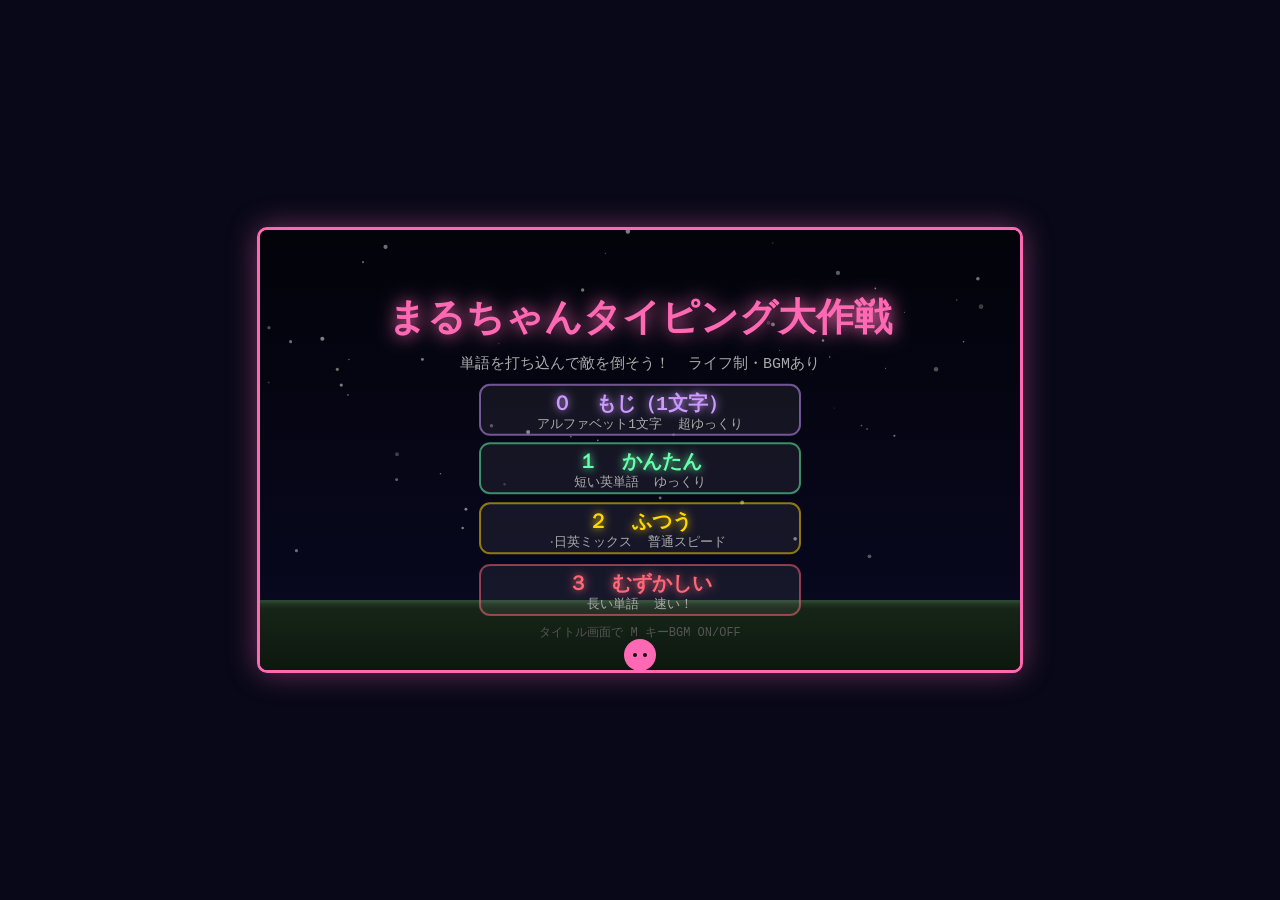
<file: maruchan_adventure.html>
<!DOCTYPE html>
<html lang="ja">
<head>
<meta charset="UTF-8">
<title>まるちゃんタイピング大作戦</title>
<style>
  body {
    margin: 0; background: #080818;
    display: flex; flex-direction: column;
    align-items: center; justify-content: center;
    height: 100vh; font-family: 'Courier New', monospace;
    overflow: hidden; user-select: none;
  }
  canvas { border: 3px solid #ff69b4; border-radius: 10px; box-shadow: 0 0 30px rgba(255,105,180,0.4); }
</style>
</head>
<body>
<canvas id="game" width="760" height="440"></canvas>
<script>
const canvas = document.getElementById('game');
const ctx = canvas.getContext('2d');
const W = 760, H = 440, FLOOR = 370;

// ── 難易度設定 ────────────────────────────────────────────
const DIFFICULTY = {
  moji: {
    label: 'もじ（1文字）', color: '#cc99ff',
    words: 'abcdefghijklmnopqrstuvwxyz'.split(''),
    spawnInterval: 260, enemySpeed: 0.45, maxEnemies: 2,
  },
  easy: {
    label: 'かんたん', color: '#66ffaa',
    words: ['cat','dog','sun','red','run','hot','ice','fly','big','top',
            'cup','map','bed','car','key','hi','bye','yes','no','go'],
    spawnInterval: 280, enemySpeed: 0.55, maxEnemies: 2,
  },
  normal: {
    label: 'ふつう', color: '#FFD700',
    words: ['apple','light','cloud','flame','magic','music','power','space',
            'dream','lucky','japan','candy','happy','tiger','bunny',
            'hoshi','tsuki','yuki','kaze','sakura','ramen','ninja','anime'],
    spawnInterval: 200, enemySpeed: 0.85, maxEnemies: 3,
  },
  hard: {
    label: 'むずかしい', color: '#ff6677',
    words: ['thunder','crystal','rainbow','journey','harmony','freedom',
            'diamond','victory','fantasy','princess','adventure','beautiful',
            'hiragana','katakana','samurai','origami','chocolate','butterfly',
            'strawberry','sunflower','shinkansen','programming'],
    spawnInterval: 140, enemySpeed: 1.2, maxEnemies: 4,
  },
};

// ── BGM (Web Audio API) ───────────────────────────────────
let audioCtx = null;
let bgmOn = true;
let bgmIdx = 0, bgmNextTime = 0;
let bassIdx = 0, bassNextTime = 0;

// 音名→周波数
const F = {
  C3:131,D3:147,E3:165,F3:175,G3:196,A3:220,B3:247,
  C4:262,D4:294,E4:330,F4:349,G4:392,A4:440,B4:494,
  C5:523,D5:587,E5:659,F5:698,G5:784,A5:880,B5:988,C6:1047,
  R:0,
};

const BPM = 148;
const N = 60 / BPM / 2; // 8分音符の長さ（秒）

// メロディ [周波数, 8分音符の長さ]
const MELODY = [
  [F.C5,2],[F.E5,2],[F.G5,2],[F.E5,2],
  [F.C5,4],[F.D5,2],[F.E5,2],
  [F.F5,2],[F.E5,2],[F.D5,2],[F.C5,2],
  [F.G4,4],[F.R,4],
  [F.E5,2],[F.G5,2],[F.C6,2],[F.G5,2],
  [F.E5,4],[F.D5,2],[F.C5,2],
  [F.A4,2],[F.C5,2],[F.E5,2],[F.G5,2],
  [F.C5,8],
];

// ベースライン [周波数, 8分音符の長さ]
const BASS = [
  [F.C3,4],[F.G3,4],[F.C3,4],[F.G3,4],
  [F.F3,4],[F.C3,4],[F.F3,4],[F.C3,4],
  [F.A3,4],[F.E3,4],[F.A3,4],[F.E3,4],
  [F.G3,4],[F.D3,4],[F.G3,4],[F.D3,4],
];

function initAudio() {
  if (audioCtx) return;
  audioCtx = new (window.AudioContext || window.webkitAudioContext)();
  bgmNextTime = audioCtx.currentTime + 0.05;
  bassNextTime = audioCtx.currentTime + 0.05;
}

function playNote(freq, start, dur, type, vol) {
  if (!audioCtx || freq === 0) return;
  const osc = audioCtx.createOscillator();
  const gain = audioCtx.createGain();
  osc.connect(gain); gain.connect(audioCtx.destination);
  osc.type = type;
  osc.frequency.value = freq;
  gain.gain.setValueAtTime(vol, start);
  gain.gain.exponentialRampToValueAtTime(0.0001, start + dur * 0.85);
  osc.start(start); osc.stop(start + dur);
}

function scheduleBGM() {
  if (!audioCtx || !bgmOn) return;
  const ahead = 0.2;
  while (bgmNextTime < audioCtx.currentTime + ahead) {
    const [freq, len] = MELODY[bgmIdx % MELODY.length];
    playNote(freq, bgmNextTime, N * len * 0.88, 'square', 0.06);
    bgmNextTime += N * len;
    bgmIdx++;
  }
  while (bassNextTime < audioCtx.currentTime + ahead) {
    const [freq, len] = BASS[bassIdx % BASS.length];
    playNote(freq, bassNextTime, N * len * 0.7, 'triangle', 0.09);
    bassNextTime += N * len;
    bassIdx++;
  }
}

function playSFX(type) {
  if (!audioCtx) return;
  const t = audioCtx.currentTime;
  if (type === 'correct') {
    playNote(880, t, 0.05, 'square', 0.08);
  } else if (type === 'word') {
    playNote(1047, t,      0.07, 'square', 0.1);
    playNote(1319, t+0.07, 0.1,  'square', 0.1);
    playNote(1568, t+0.15, 0.15, 'square', 0.1);
  } else if (type === 'miss') {
    playNote(180, t, 0.1, 'sawtooth', 0.08);
  } else if (type === 'damage') {
    playNote(110, t,      0.1,  'sawtooth', 0.12);
    playNote(90,  t+0.08, 0.15, 'sawtooth', 0.1);
  } else if (type === 'recover') {
    playNote(784, t,      0.08, 'square', 0.09);
    playNote(988, t+0.09, 0.08, 'square', 0.09);
    playNote(1175,t+0.18, 0.15, 'square', 0.1);
  } else if (type === 'gameover') {
    playNote(440, t,      0.2, 'square', 0.1);
    playNote(349, t+0.2,  0.2, 'square', 0.1);
    playNote(262, t+0.4,  0.4, 'square', 0.1);
  }
}

// ── State ────────────────────────────────────────────────
let mode = 'title';
let diff = null;
let score = 0, combo = 0, maxCombo = 0;
let totalTyped = 0, totalMiss = 0;
let frame = 0, spawnTimer = 0;
let missFlash = 0;
let lives = 5;
const MAX_LIVES = 5;
let heartAnim = [0,0,0,0,0];
let wordStreak = 0; // 連続正解単語数（3で1回復）

const player = { x: W/2, y: FLOOR-36, facing: 1, atkAnim: 0, hurtAnim: 0 };
let enemies = [], particles = [], floats = [], stars = [];
let currentInput = '', target = null;

for (let i = 0; i < 55; i++)
  stars.push({ x: Math.random()*W, y: Math.random()*H*0.75, r: Math.random()*1.8+0.5, t: Math.random()*Math.PI*2 });

// ── Spawn / defeat ────────────────────────────────────────
function spawnEnemy() {
  const words = diff.words;
  const word = words[Math.floor(Math.random()*words.length)];
  const fromLeft = Math.random() < 0.5;
  enemies.push({
    x: fromLeft ? -45 : W+45,
    y: FLOOR - 32, w: 32, h: 32,
    vx: (fromLeft ? 1 : -1) * diff.enemySpeed,
    word, typed: 0, alive: true, walk: 0,
    type: ['waddle','hothead','chilly','spark'][Math.floor(Math.random()*4)],
  });
}

const TYPE_COLOR = { waddle:'#FF8C00', hothead:'#FF4500', chilly:'#77CCEE', spark:'#FFD700' };

function addParticles(x, y, color, n=14) {
  for (let i = 0; i < n; i++) {
    const a = Math.random()*Math.PI*2, s = 2+Math.random()*5;
    particles.push({ x, y, vx: Math.cos(a)*s, vy: Math.sin(a)*s-2, life: 30, max: 30, color });
  }
}

function addFloat(x, y, text, color) {
  floats.push({ x, y, text, color, life: 55, max: 55 });
}

function defeatEnemy(e) {
  e.alive = false;
  combo++; if (combo > maxCombo) maxCombo = combo;
  const pts = (combo >= 5 ? 300 : combo >= 3 ? 200 : 100);
  score += pts;
  addParticles(e.x+e.w/2, e.y+e.h/2, TYPE_COLOR[e.type]);
  addFloat(e.x+e.w/2, e.y-8, combo>=3?`${combo}COMBO! +${pts}`:`+${pts}`, combo>=3?'#FFD700':'#fff');
  player.atkAnim = 12;
  playSFX('word');
  // 3連続正解で1ライフ回復
  wordStreak++;
  if (wordStreak >= 3 && lives < MAX_LIVES) {
    lives++;
    wordStreak = 0;
    addParticles(player.x, player.y, '#ff99cc', 12);
    addFloat(player.x, player.y-45, '♥ 回復！', '#ff69b4');
    playSFX('recover');
  } else if (wordStreak >= 3) {
    wordStreak = 0; // 満タン時はリセットだけ
  }
  currentInput = ''; target = null;
}

// ── Input ─────────────────────────────────────────────────
document.addEventListener('keydown', e => {
  if (e.ctrlKey || e.metaKey) return;
  e.preventDefault();
  const k = e.key;

  if (mode === 'title') {
    initAudio();
    if (k === 'm' || k === 'M') { bgmOn = !bgmOn; return; }
    if (k === '0') startGame('moji');
    if (k === '1') startGame('easy');
    if (k === '2') startGame('normal');
    if (k === '3') startGame('hard');
    return;
  }
  if (mode === 'result') {
    if (k === ' ' || k === 'Enter' || k === 'Escape') { mode = 'title'; }
    return;
  }

  if (k === 'Escape') { mode = 'title'; return; }
  if (k.length !== 1) return;
  const ch = k.toLowerCase();

  initAudio();

  let found = null;
  if (target && target.alive) {
    if (target.word[target.typed] === ch) found = target;
  }
  if (!found) {
    for (const en of enemies) {
      if (!en.alive) continue;
      if (en.word[0] === ch) { found = en; found.typed = 0; break; }
    }
  }

  if (!found) {
    totalMiss++;
    combo = 0;
    missFlash = 10;
    if (target) target.typed = 0;
    target = null; currentInput = '';
    addFloat(player.x, player.y-20, 'ミス！', '#ff4466');
    playSFX('miss');
    wordStreak = 0;
    return;
  }

  found.typed++;
  totalTyped++;
  currentInput = found.word.slice(0, found.typed);
  target = found;
  player.facing = found.x < player.x ? -1 : 1;
  player.atkAnim = 6;
  playSFX('correct');
  if (found.typed >= found.word.length) defeatEnemy(found);
});

function startGame(d) {
  diff = DIFFICULTY[d];
  score = 0; combo = 0; maxCombo = 0;
  totalTyped = 0; totalMiss = 0;
  lives = MAX_LIVES; heartAnim = [0,0,0,0,0]; wordStreak = 0;
  enemies = []; particles = []; floats = [];
  currentInput = ''; target = null;
  player.facing = 1; player.atkAnim = 0; player.hurtAnim = 0;
  spawnTimer = 0; frame = 0;
  bgmIdx = 0; bassIdx = 0;
  if (audioCtx) { bgmNextTime = audioCtx.currentTime + 0.1; bassNextTime = audioCtx.currentTime + 0.1; }
  spawnEnemy();
  mode = 'play';
}

// ── Update ────────────────────────────────────────────────
function update() {
  frame++;
  for (const s of stars) s.t += 0.035;
  scheduleBGM();
  if (mode !== 'play') return;

  spawnTimer++;
  const liveCount = enemies.filter(e=>e.alive).length;
  if (spawnTimer >= diff.spawnInterval && liveCount < diff.maxEnemies) {
    spawnEnemy(); spawnTimer = 0;
  }

  for (const e of enemies) {
    if (!e.alive) continue;
    e.walk++; e.x += e.vx;
    if (Math.abs((e.x+e.w/2) - player.x) < 30) {
      e.alive = false;
      lives--;
      player.hurtAnim = 30;
      combo = 0;
      missFlash = 18;
      if (target === e) { target = null; currentInput = ''; }
      heartAnim[lives] = 20;
      wordStreak = 0;
      addFloat(player.x, player.y-30, 'ダメージ！', '#ff4466');
      addParticles(player.x, player.y+10, '#ff4466', 10);
      if (lives <= 0) {
        playSFX('gameover');
        setTimeout(() => { mode = 'result'; }, 800);
      } else {
        playSFX('damage');
      }
    }
  }

  enemies = enemies.filter(e => e.alive);

  for (const p of particles) { p.x+=p.vx; p.y+=p.vy; p.vy+=0.14; p.life--; }
  for (const f of floats)    { f.y-=0.9; f.life--; }
  particles = particles.filter(p=>p.life>0);
  floats    = floats.filter(f=>f.life>0);
  heartAnim = heartAnim.map(v => Math.max(0, v-1));

  if (player.atkAnim>0)  player.atkAnim--;
  if (player.hurtAnim>0) player.hurtAnim--;
  if (missFlash>0)       missFlash--;

  if (frame > 90*60) { mode = 'result'; }
}

// ── Draw ──────────────────────────────────────────────────
function drawBg() {
  const g = ctx.createLinearGradient(0,0,0,H);
  g.addColorStop(0,'#060614'); g.addColorStop(1,'#121244');
  ctx.fillStyle=g; ctx.fillRect(0,0,W,H);
  for (const s of stars) {
    ctx.fillStyle=`rgba(255,255,255,${0.3+0.7*Math.abs(Math.sin(s.t))})`;
    ctx.beginPath(); ctx.arc(s.x,s.y,s.r,0,Math.PI*2); ctx.fill();
  }
  if (missFlash>0) {
    ctx.fillStyle=`rgba(255,0,60,${missFlash/18*0.25})`; ctx.fillRect(0,0,W,H);
  }
}

function drawFloor() {
  const g = ctx.createLinearGradient(0,FLOOR,0,H);
  g.addColorStop(0,'#4e8a5a'); g.addColorStop(0.12,'#2d4a30'); g.addColorStop(1,'#1a2e1c');
  ctx.fillStyle=g; ctx.fillRect(0,FLOOR,W,H-FLOOR);
  ctx.fillStyle='rgba(255,255,255,0.08)'; ctx.fillRect(0,FLOOR,W,3);
}

function drawPlayer() {
  const cx=player.x, cy=player.y+18;
  const hurt = player.hurtAnim>0 && Math.floor(player.hurtAnim/5)%2===1;
  if (hurt) ctx.globalAlpha=0.45;

  const eo=player.facing*3;
  ctx.fillStyle='rgba(0,0,0,0.18)';
  ctx.beginPath(); ctx.ellipse(cx,FLOOR+4,16,5,0,0,Math.PI*2); ctx.fill();
  ctx.fillStyle='#FF69B4';
  ctx.beginPath(); ctx.ellipse(cx,cy,20,20,0,0,Math.PI*2); ctx.fill();
  ctx.fillStyle='rgba(255,255,255,0.22)';
  ctx.beginPath(); ctx.ellipse(cx-6,cy-7,8,5,-0.3,0,Math.PI*2); ctx.fill();
  ctx.fillStyle='rgba(255,80,120,0.45)';
  ctx.beginPath(); ctx.ellipse(cx-10,cy+3,5,3,0,0,Math.PI*2); ctx.fill();
  ctx.beginPath(); ctx.ellipse(cx+10,cy+3,5,3,0,0,Math.PI*2); ctx.fill();
  ctx.fillStyle='#111';
  ctx.beginPath(); ctx.ellipse(cx-6+eo,cy-1,2.5,3,0,0,Math.PI*2); ctx.fill();
  ctx.beginPath(); ctx.ellipse(cx+6+eo,cy-1,2.5,3,0,0,Math.PI*2); ctx.fill();
  ctx.fillStyle='white';
  ctx.beginPath(); ctx.arc(cx-5+eo,cy-2,1,0,Math.PI*2); ctx.fill();
  ctx.beginPath(); ctx.arc(cx+7+eo,cy-2,1,0,Math.PI*2); ctx.fill();
  ctx.fillStyle='#cc2266';
  const step=Math.sin(frame*0.15)*2;
  ctx.beginPath(); ctx.ellipse(cx-8,cy+18+step,6,4,-0.2,0,Math.PI*2); ctx.fill();
  ctx.beginPath(); ctx.ellipse(cx+8,cy+18-step,6,4, 0.2,0,Math.PI*2); ctx.fill();

  if (player.atkAnim>0) {
    const a=player.atkAnim/12;
    ctx.strokeStyle=`rgba(255,255,100,${a})`; ctx.lineWidth=3;
    ctx.beginPath();
    ctx.moveTo(cx+player.facing*22,cy);
    ctx.lineTo(cx+player.facing*(22+a*120),cy);
    ctx.stroke();
    ctx.shadowColor='#FFD700'; ctx.shadowBlur=14;
    ctx.fillStyle=`rgba(255,220,0,${a})`;
    ctx.beginPath(); ctx.arc(cx+player.facing*(22+a*120),cy,6,0,Math.PI*2); ctx.fill();
    ctx.shadowBlur=0;
  }
  ctx.globalAlpha=1;
}

function drawEnemy(e) {
  const cx=e.x+e.w/2, cy=e.y+e.h/2;
  const bob=Math.sin(e.walk*0.18)*2.5;
  const isTarget=target===e;
  const fd=e.vx>0?0.08:-0.08;

  ctx.fillStyle='rgba(0,0,0,0.18)';
  ctx.beginPath(); ctx.ellipse(cx,FLOOR+3,12,4,0,0,Math.PI*2); ctx.fill();
  ctx.fillStyle=TYPE_COLOR[e.type];
  ctx.beginPath(); ctx.ellipse(cx,cy+bob,e.w/2,e.h/2,0,0,Math.PI*2); ctx.fill();
  if (isTarget) {
    ctx.strokeStyle='rgba(255,255,255,0.9)'; ctx.lineWidth=2;
    ctx.beginPath(); ctx.ellipse(cx,cy+bob,e.w/2+3,e.h/2+3,0,0,Math.PI*2); ctx.stroke();
  }
  ctx.fillStyle='#222';
  ctx.beginPath(); ctx.ellipse(cx-e.w*0.2+fd*e.w,cy-e.h*0.05+bob,e.w*0.1,e.h*0.13,0,0,Math.PI*2); ctx.fill();
  ctx.beginPath(); ctx.ellipse(cx+e.w*0.2+fd*e.w,cy-e.h*0.05+bob,e.w*0.1,e.h*0.13,0,0,Math.PI*2); ctx.fill();
  ctx.fillStyle='white';
  ctx.beginPath(); ctx.arc(cx-e.w*0.14+fd*e.w,cy-e.h*0.1+bob,e.w*0.04,0,Math.PI*2); ctx.fill();
  ctx.beginPath(); ctx.arc(cx+e.w*0.24+fd*e.w,cy-e.h*0.1+bob,e.w*0.04,0,Math.PI*2); ctx.fill();

  if (e.type==='hothead') {
    ctx.fillStyle='#FF6600';
    [-3,0,3].forEach((ox,i)=>{ ctx.beginPath(); ctx.arc(cx+ox,e.y-e.h/2-4+bob+Math.sin(frame*0.1+i)*2,4,0,Math.PI*2); ctx.fill(); });
  } else if (e.type==='chilly') {
    ctx.fillStyle='#C0EEFF'; ctx.beginPath(); ctx.roundRect(cx-9,e.y-e.h/2-8+bob,18,9,3); ctx.fill();
    ctx.fillStyle='white'; [-5,0,5].forEach(ox=>ctx.fillRect(cx+ox,e.y-e.h/2-7+bob,2,5));
  } else if (e.type==='spark') {
    ctx.strokeStyle=`rgba(255,220,0,${0.4+0.4*Math.sin(frame*0.15)})`; ctx.lineWidth=2;
    ctx.beginPath(); ctx.arc(cx,cy+bob,e.w/2+5,0,Math.PI*2); ctx.stroke();
  }

  // 単語バブル
  ctx.font='bold 16px Courier New';
  const tw=ctx.measureText(e.word).width;
  const bx=cx-tw/2-8, by=e.y-40+bob;
  ctx.fillStyle=isTarget?'rgba(255,255,255,0.16)':'rgba(0,0,0,0.6)';
  ctx.strokeStyle=isTarget?'rgba(255,255,255,0.7)':'rgba(255,255,255,0.15)';
  ctx.lineWidth=1.5;
  ctx.beginPath(); ctx.roundRect(bx,by,tw+16,26,6); ctx.fill(); ctx.stroke();
  ctx.fillStyle=isTarget?'rgba(255,255,255,0.16)':'rgba(0,0,0,0.6)';
  ctx.beginPath(); ctx.moveTo(cx-5,e.y-14+bob); ctx.lineTo(cx+5,e.y-14+bob); ctx.lineTo(cx,e.y-8+bob); ctx.fill();

  let dx=cx-tw/2;
  for (let i=0;i<e.word.length;i++) {
    if (i<e.typed) {
      ctx.fillStyle='#44FF88'; ctx.shadowColor='#00ff66'; ctx.shadowBlur=5;
    } else if (i===e.typed && isTarget) {
      ctx.fillStyle=`hsl(${frame*5%360},100%,72%)`; ctx.shadowColor=ctx.fillStyle; ctx.shadowBlur=8;
    } else {
      ctx.fillStyle=isTarget?'#fff':'#999'; ctx.shadowBlur=0;
    }
    ctx.fillText(e.word[i],dx,by+19);
    dx+=ctx.measureText(e.word[i]).width;
  }
  ctx.shadowBlur=0;
}

function drawParticles() {
  for (const p of particles) {
    ctx.globalAlpha=p.life/p.max;
    ctx.fillStyle=p.color;
    ctx.beginPath(); ctx.arc(p.x,p.y,3*(p.life/p.max),0,Math.PI*2); ctx.fill();
  }
  ctx.globalAlpha=1;
}

function drawFloats() {
  ctx.textAlign='center';
  for (const f of floats) {
    ctx.globalAlpha=f.life/f.max;
    ctx.font='bold 14px Courier New';
    ctx.fillStyle=f.color; ctx.shadowColor=f.color; ctx.shadowBlur=8;
    ctx.fillText(f.text,f.x,f.y);
  }
  ctx.globalAlpha=1; ctx.shadowBlur=0; ctx.textAlign='left';
}

function drawHUD() {
  // ハートでライフ表示
  for (let i=0; i<MAX_LIVES; i++) {
    const shake = heartAnim[i] > 0 ? Math.sin(heartAnim[i]*1.5)*3 : 0;
    ctx.font='26px sans-serif';
    ctx.globalAlpha = i < lives ? 1 : 0.25;
    ctx.fillText('♥', 14+i*32+shake, 34);
  }
  ctx.globalAlpha=1;

  // スコア
  ctx.font='bold 20px Courier New'; ctx.fillStyle='#fff';
  ctx.textAlign='right';
  ctx.shadowColor='#ff69b4'; ctx.shadowBlur=6;
  ctx.fillText(`SCORE  ${score}`, W-14, 30);
  ctx.shadowBlur=0;

  // 難易度
  ctx.font='13px Courier New'; ctx.fillStyle=diff.color;
  ctx.fillText(diff.label, W-14, 50);
  ctx.textAlign='left';

  // コンボ
  if (combo>=2) {
    ctx.textAlign='center';
    ctx.font=`bold ${14+Math.min(combo,8)}px Courier New`;
    const cc=combo>=5?'#FFD700':'#ff99cc';
    ctx.fillStyle=cc; ctx.shadowColor=cc; ctx.shadowBlur=10;
    ctx.fillText(`${combo} COMBO`, W/2, H-16);
    ctx.shadowBlur=0; ctx.textAlign='left';
  }

  // 精度
  const total=totalTyped+totalMiss;
  if (total>=5) {
    const acc=Math.round(totalTyped/total*100);
    ctx.font='13px Courier New';
    ctx.fillStyle=acc>=90?'#66ffaa':acc>=70?'#ffdd44':'#ff6666';
    ctx.fillText(`精度 ${acc}%`, 14, H-16);
  }

  // タイマー
  const sec=Math.max(0, 90-Math.floor(frame/60));
  ctx.font='13px Courier New'; ctx.fillStyle='#888';
  ctx.textAlign='center'; ctx.fillText(`${sec}秒`, W/2, 22);

  // BGMアイコン
  ctx.font='13px Courier New'; ctx.fillStyle=bgmOn?'#88aaff':'#555';
  ctx.textAlign='right'; ctx.fillText(bgmOn?'♪ ON':'♪ OFF', W-14, 68);
  ctx.textAlign='left';
}

function drawTitle() {
  drawBg(); drawFloor();
  ctx.fillStyle='rgba(0,0,0,0.5)'; ctx.fillRect(0,0,W,H);
  ctx.textAlign='center';
  ctx.font='bold 38px Courier New';
  ctx.fillStyle='#FF69B4'; ctx.shadowColor='#ff69b4'; ctx.shadowBlur=18;
  ctx.fillText('まるちゃんタイピング大作戦', W/2, 100);
  ctx.shadowBlur=0;
  ctx.font='15px Courier New'; ctx.fillStyle='#aaa';
  ctx.fillText('単語を打ち込んで敵を倒そう！  ライフ制・BGMあり', W/2, 138);

  const diffs=[
    {key:'0',id:'moji',  label:'０  もじ（1文字）',sub:'アルファベット1文字  超ゆっくり',color:'#cc99ff'},
    {key:'1',id:'easy',  label:'１  かんたん',     sub:'短い英単語  ゆっくり',           color:'#66ffaa'},
    {key:'2',id:'normal',label:'２  ふつう',        sub:'日英ミックス  普通スピード',     color:'#FFD700'},
    {key:'3',id:'hard',  label:'３  むずかしい',    sub:'長い単語  速い！',               color:'#ff6677'},
  ];
  diffs.forEach((d,i)=>{
    const bx=W/2-160, by=155+i*60, bw=320, bh=50;
    const hover=Math.sin(frame*0.05+i)*2;
    ctx.fillStyle='rgba(255,255,255,0.06)';
    ctx.strokeStyle=d.color+'88'; ctx.lineWidth=2;
    ctx.beginPath(); ctx.roundRect(bx,by+hover,bw,bh,10); ctx.fill(); ctx.stroke();
    ctx.font='bold 20px Courier New'; ctx.fillStyle=d.color;
    ctx.shadowColor=d.color; ctx.shadowBlur=8;
    ctx.fillText(d.label,W/2,by+hover+25);
    ctx.shadowBlur=0;
    ctx.font='13px Courier New'; ctx.fillStyle='#aaa';
    ctx.fillText(d.sub,W/2,by+hover+43);
  });

  ctx.font='12px Courier New'; ctx.fillStyle='#555';
  ctx.fillText('タイトル画面で M キーBGM ON/OFF', W/2, 406);

  // ミニキャラ
  const px=W/2, py=425;
  ctx.fillStyle='#FF69B4'; ctx.beginPath(); ctx.arc(px,py,16,0,Math.PI*2); ctx.fill();
  ctx.fillStyle='#111';
  ctx.beginPath(); ctx.arc(px-5,py,2,0,Math.PI*2); ctx.fill();
  ctx.beginPath(); ctx.arc(px+5,py,2,0,Math.PI*2); ctx.fill();
  ctx.textAlign='left';
}

function drawResult() {
  drawBg();
  ctx.fillStyle='rgba(0,0,0,0.6)'; ctx.fillRect(0,0,W,H);
  ctx.textAlign='center';

  const cleared = lives > 0;
  ctx.font='bold 34px Courier New';
  ctx.fillStyle=cleared?'#FFD700':'#ff6677';
  ctx.shadowColor=ctx.fillStyle; ctx.shadowBlur=14;
  ctx.fillText(cleared?'おつかれさま！':'ゲームオーバー…', W/2, 95);
  ctx.shadowBlur=0;
  ctx.font='16px Courier New'; ctx.fillStyle=diff.color;
  ctx.fillText(`【 ${diff.label} 】`, W/2, 130);

  const total=totalTyped+totalMiss;
  const acc=total>0?Math.round(totalTyped/total*100):100;
  const rows=[
    ['スコア',     `${score} 点`,        '#ff99cc'],
    ['最大コンボ', `${maxCombo} COMBO`,   '#FFD700'],
    ['正確度',     `${acc} %`,           acc>=90?'#66ffaa':acc>=70?'#ffdd44':'#ff6666'],
    ['打鍵数',     `${totalTyped} 打`,    '#88ccff'],
    ['ミス数',     `${totalMiss} 回`,     '#ff8877'],
    ['残りライフ', `${'♥'.repeat(lives)||'なし'}`, lives>1?'#ff4466':lives===1?'#ffaa44':'#555'],
  ];
  rows.forEach(([label,val,color],i)=>{
    ctx.font='15px Courier New'; ctx.fillStyle='#888';
    ctx.fillText(label, W/2-60, 185+i*38);
    ctx.font='bold 21px Courier New'; ctx.fillStyle=color;
    ctx.shadowColor=color; ctx.shadowBlur=7;
    ctx.fillText(val, W/2+80, 185+i*38);
    ctx.shadowBlur=0;
  });

  if (Math.sin(frame*0.08)>0) {
    ctx.font='bold 16px Courier New'; ctx.fillStyle='#FFD700';
    ctx.shadowColor='#FFD700'; ctx.shadowBlur=10;
    ctx.fillText('[ Space または Enter でタイトルに戻る ]', W/2, 422);
    ctx.shadowBlur=0;
  }
  ctx.textAlign='left';
}

// ── Menu button (click) ───────────────────────────────────
const MENU_BTN = { x: W-90, y: H-38, w: 80, h: 26 };

canvas.addEventListener('click', e => {
  if (mode !== 'play') return;
  const rect = canvas.getBoundingClientRect();
  const mx = (e.clientX - rect.left) * (W / rect.width);
  const my = (e.clientY - rect.top)  * (H / rect.height);
  if (mx >= MENU_BTN.x && mx <= MENU_BTN.x+MENU_BTN.w &&
      my >= MENU_BTN.y && my <= MENU_BTN.y+MENU_BTN.h) {
    mode = 'title';
  }
});

function drawMenuButton() {
  const b = MENU_BTN;
  ctx.fillStyle = 'rgba(0,0,0,0.55)';
  ctx.strokeStyle = 'rgba(255,255,255,0.25)';
  ctx.lineWidth = 1;
  ctx.beginPath(); ctx.roundRect(b.x, b.y, b.w, b.h, 6); ctx.fill(); ctx.stroke();
  ctx.font = '13px Courier New';
  ctx.fillStyle = '#aaa';
  ctx.textAlign = 'center';
  ctx.fillText('← メニュー', b.x + b.w/2, b.y + 17);
  ctx.textAlign = 'left';
}

// ── Main loop ─────────────────────────────────────────────
function loop() {
  update();
  if      (mode==='title')  drawTitle();
  else if (mode==='result') drawResult();
  else {
    drawBg(); drawFloor();
    drawParticles();
    for (const e of enemies) drawEnemy(e);
    drawPlayer();
    drawFloats();
    drawHUD();
    drawMenuButton();
  }
  requestAnimationFrame(loop);
}
loop();
</script>
</body>
</html>
</file>
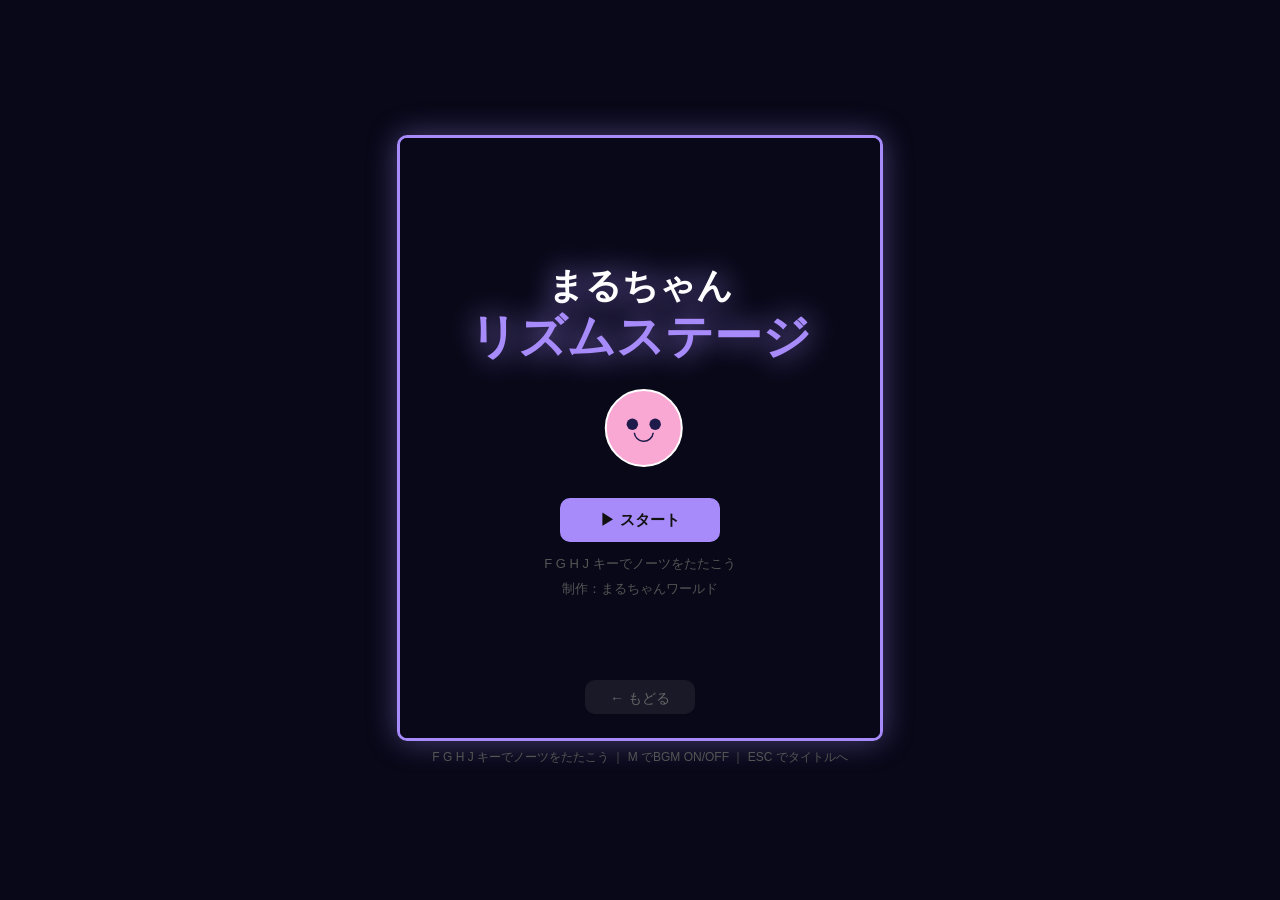
<file: maruchan_rhythm.html>
<!DOCTYPE html>
<html lang="ja">
<head>
<meta charset="UTF-8">
<title>まるちゃんリズムステージ - まるちゃんワールド</title>
<style>
  body {
    margin: 0; background: #080818;
    display: flex; flex-direction: column;
    align-items: center; justify-content: center;
    height: 100vh; font-family: sans-serif;
    overflow: hidden; user-select: none;
  }
  canvas { border: 3px solid #a78bfa; border-radius: 10px; box-shadow: 0 0 30px rgba(167,139,250,0.4); }
  #controls { color: #555; margin-top: 8px; font-size: 12px; }
</style>
</head>
<body>
<canvas id="game" width="480" height="600"></canvas>
<div id="controls">F G H J キーでノーツをたたこう ｜ M でBGM ON/OFF ｜ ESC でタイトルへ</div>
<script>
const canvas = document.getElementById('game');
const ctx = canvas.getContext('2d');
const W = 480, H = 600;

// ── Audio ──────────────────────────────────────────────
let audioCtx = null;
const BPM = 138, N = 60 / BPM / 2;
let bgmOn = true, bgmIdx = 0, bassIdx = 0, bgmNext = 0, bassNext = 0;

const F = {
  C3:131,D3:147,E3:165,F3:175,G3:196,A3:220,B3:247,
  C4:262,D4:294,E4:330,F4:349,G4:392,A4:440,B4:494,
  C5:523,D5:587,E5:659,F5:698,G5:784,A5:880,B5:988,C6:1047,R:0,
};
const MELODY = [
  [F.G5,2],[F.E5,2],[F.G5,2],[F.A5,2],[F.G5,4],[F.E5,2],[F.D5,2],
  [F.E5,2],[F.G5,2],[F.E5,2],[F.C5,2],[F.D5,4],[F.R,4],
  [F.A5,2],[F.G5,2],[F.E5,2],[F.G5,2],[F.A5,4],[F.G5,2],[F.E5,2],
  [F.D5,2],[F.E5,2],[F.G5,2],[F.E5,2],[F.C5,8],
];
const BASS = [
  [F.C3,4],[F.G3,4],[F.A3,4],[F.E3,4],
  [F.F3,4],[F.C3,4],[F.G3,4],[F.D3,4],
  [F.A3,4],[F.E3,4],[F.F3,4],[F.C3,4],
  [F.G3,4],[F.D3,4],[F.C3,4],[F.G3,4],
];

function initAudio() {
  if (audioCtx) return;
  audioCtx = new (window.AudioContext || window.webkitAudioContext)();
  bgmNext = audioCtx.currentTime + 0.05;
  bassNext = audioCtx.currentTime + 0.05;
}

function playNote(freq, start, dur, type, vol) {
  if (!audioCtx || freq === 0) return;
  const osc = audioCtx.createOscillator();
  const gain = audioCtx.createGain();
  osc.connect(gain); gain.connect(audioCtx.destination);
  osc.type = type; osc.frequency.value = freq;
  gain.gain.setValueAtTime(vol, start);
  gain.gain.exponentialRampToValueAtTime(0.0001, start + dur * 0.85);
  osc.start(start); osc.stop(start + dur);
}

function scheduleBGM() {
  if (!audioCtx || !bgmOn) return;
  const ahead = 0.2;
  while (bgmNext < audioCtx.currentTime + ahead) {
    const [freq, len] = MELODY[bgmIdx % MELODY.length];
    playNote(freq, bgmNext, N * len * 0.88, 'square', 0.05);
    bgmNext += N * len; bgmIdx++;
  }
  while (bassNext < audioCtx.currentTime + ahead) {
    const [freq, len] = BASS[bassIdx % BASS.length];
    playNote(freq, bassNext, N * len * 0.7, 'triangle', 0.07);
    bassNext += N * len; bassIdx++;
  }
}

function playSE(freq, dur, type = 'sine', vol = 0.15) {
  if (!audioCtx) return;
  const osc = audioCtx.createOscillator();
  const gain = audioCtx.createGain();
  osc.connect(gain); gain.connect(audioCtx.destination);
  osc.type = type; osc.frequency.value = freq;
  gain.gain.setValueAtTime(vol, audioCtx.currentTime);
  gain.gain.exponentialRampToValueAtTime(0.0001, audioCtx.currentTime + dur);
  osc.start(); osc.stop(audioCtx.currentTime + dur);
}

// ── ステージ設定 ────────────────────────────────────────
const STAGES = [
  {
    id: 0, label: 'かんたん', color: '#34d399', glow: 'rgba(52,211,153,0.4)',
    speed: 3.5, interval: 0.7, duration: 60,
    pattern: [
      0,-1,-1,2,-1,-1,1,-1,-1,3,-1,-1,
      0,-1,2,-1,-1,1,-1,3,-1,-1,0,-1,
    ],
  },
  {
    id: 1, label: 'ふつう', color: '#60a5fa', glow: 'rgba(96,165,250,0.4)',
    speed: 5, interval: 0.44, duration: 60,
    pattern: [
      0,-1,2,-1,1,-1,3,-1,
      0,2,-1,1,0,-1,3,-1,
      1,3,0,-1,2,1,-1,3,
      0,-1,0,2,1,-1,3,-1,
    ],
  },
  {
    id: 2, label: 'むずかしい', color: '#f87171', glow: 'rgba(248,113,113,0.4)',
    speed: 7, interval: 0.28, duration: 90,
    pattern: [
      0,2,1,3,0,-1,2,1,
      3,1,0,2,-1,3,1,0,
      2,0,3,1,2,-1,0,3,
      1,3,2,0,1,2,-1,3,
      0,1,2,3,0,2,1,-1,
      3,0,2,1,3,-1,0,2,
    ],
  },
];

// ── ゲーム定数 ──────────────────────────────────────────
const LANES = 4;
const LANE_W = 90;
const OFFSET_X = (W - LANE_W * LANES) / 2;
const HIT_Y = H - 80;
const JUDGE_Y = { perfect: 35, good: 65 };
const NOTE_R = 22;
const COLORS = ['#f87171','#fb923c','#34d399','#60a5fa'];
const KEYS = ['f','g','h','j'];
const LABELS = ['F','G','H','J'];

// ── 状態 ────────────────────────────────────────────────
let scene = 'title'; // title | select | play | result
let currentStage = STAGES[1];
let notes = [], score = 0, combo = 0, maxCombo = 0;
let totalNotes = 0, perfectCount = 0, goodCount = 0, missCount = 0;
let effects = [];
let keyFlash = [0,0,0,0];
let maru = { y: 0, jump: 0 };
let gameTime = 0;
let lastNoteTime = 0;
let notePattern = [];
let patternIdx = 0;

// 途中終了ボタン領域
const QUIT_BTN = { x: W - 68, y: 8, w: 60, h: 28 };

function resetGame(stage) {
  currentStage = stage;
  notes = []; score = 0; combo = 0; maxCombo = 0;
  totalNotes = 0; perfectCount = 0; goodCount = 0; missCount = 0;
  effects = []; keyFlash = [0,0,0,0];
  gameTime = 0; lastNoteTime = 0; patternIdx = 0;
  notePattern = stage.pattern;
  maru.y = HIT_Y - 60; maru.jump = 0;
  bgmIdx = 0; bassIdx = 0;
  if (audioCtx) {
    bgmNext = audioCtx.currentTime + 0.05;
    bassNext = audioCtx.currentTime + 0.05;
  }
}

function laneX(lane) {
  return OFFSET_X + lane * LANE_W + LANE_W / 2;
}

// ── 入力 ────────────────────────────────────────────────
window.addEventListener('keydown', e => {
  if (e.repeat) return;
  if (e.key === 'Escape') {
    if (scene === 'play') { scene = 'select'; return; }
    if (scene === 'select' || scene === 'result') { scene = 'title'; return; }
  }
  if (e.key === 'm' || e.key === 'M') {
    bgmOn = !bgmOn;
    if (bgmOn && audioCtx) {
      bgmNext = audioCtx.currentTime + 0.05;
      bassNext = audioCtx.currentTime + 0.05;
    }
    return;
  }
  if (scene === 'title') {
    if (e.key === ' ' || e.key === 'Enter') { scene = 'select'; return; }
  }
  if (scene === 'result') {
    if (e.key === ' ' || e.key === 'Enter') { scene = 'select'; return; }
  }
  if (scene === 'play') {
    const li = KEYS.indexOf(e.key.toLowerCase());
    if (li >= 0) { keyFlash[li] = 8; judgeHit(li); }
  }
});

// クリック処理
canvas.addEventListener('click', e => {
  const rect = canvas.getBoundingClientRect();
  const cx = (e.clientX - rect.left) * (W / rect.width);
  const cy = (e.clientY - rect.top) * (H / rect.height);

  if (scene === 'title') {
    // もどるボタン
    if (cx >= W/2-60 && cx <= W/2+60 && cy >= H-60 && cy <= H-24) {
      window.location.href = '/game';
    }
    // スタートボタン
    if (cx >= W/2-80 && cx <= W/2+80 && cy >= 370 && cy <= 410) {
      scene = 'select';
    }
  }
  if (scene === 'select') {
    // ステージカード
    STAGES.forEach((s, i) => {
      const bx = W/2 - 130 + i * 90, by = 260, bw = 80, bh = 100;
      if (cx >= bx && cx <= bx+bw && cy >= by && cy <= by+bh) {
        initAudio();
        resetGame(s);
        scene = 'play';
      }
    });
    // もどる
    if (cx >= W/2-50 && cx <= W/2+50 && cy >= H-55 && cy <= H-25) {
      scene = 'title';
    }
  }
  if (scene === 'play') {
    // 途中終了ボタン
    if (cx >= QUIT_BTN.x && cx <= QUIT_BTN.x+QUIT_BTN.w &&
        cy >= QUIT_BTN.y && cy <= QUIT_BTN.y+QUIT_BTN.h) {
      scene = 'result';
    }
  }
  if (scene === 'result') {
    // もう一度
    if (cx >= W/2-80 && cx <= W/2+80 && cy >= H-90 && cy <= H-55) {
      initAudio();
      resetGame(currentStage);
      scene = 'play';
    }
    // ステージ選択へ
    if (cx >= W/2-80 && cx <= W/2+80 && cy >= H-48 && cy <= H-18) {
      scene = 'select';
    }
  }
});

// ── 判定 ────────────────────────────────────────────────
function judgeHit(lane) {
  let best = null, bestDist = 9999;
  for (const n of notes) {
    if (n.lane !== lane || n.hit) continue;
    const dist = Math.abs(n.y - HIT_Y);
    if (dist < bestDist) { bestDist = dist; best = n; }
  }
  if (!best) return;
  if (bestDist <= JUDGE_Y.perfect) {
    best.hit = true; perfectCount++;
    addEffect(lane, 'PERFECT', '#facc15');
    playSE(880, 0.12, 'sine', 0.18);
    score += 300 + combo * 10;
    combo++;
    maru.jump = -12;
  } else if (bestDist <= JUDGE_Y.good) {
    best.hit = true; goodCount++;
    addEffect(lane, 'GOOD', '#34d399');
    playSE(660, 0.1, 'sine', 0.14);
    score += 100;
    combo++;
  } else {
    addEffect(lane, 'MISS', '#f87171');
    playSE(200, 0.08, 'sawtooth', 0.1);
    combo = 0;
  }
  maxCombo = Math.max(maxCombo, combo);
}

function addEffect(lane, text, color) {
  effects.push({ x: laneX(lane), y: HIT_Y - 30, text, color, life: 40 });
}

// ── 更新 ────────────────────────────────────────────────
function update(dt) {
  gameTime += dt;
  if (gameTime >= currentStage.duration) { scene = 'result'; return; }

  const interval = currentStage.interval;
  if (gameTime - lastNoteTime >= interval) {
    if (patternIdx >= notePattern.length) patternIdx = 0;
    const lane = notePattern[patternIdx++];
    if (lane >= 0) { notes.push({ lane, y: -NOTE_R, hit: false }); totalNotes++; }
    lastNoteTime = gameTime;
  }

  for (const n of notes) { n.y += currentStage.speed; }

  for (const n of notes) {
    if (!n.hit && n.y > HIT_Y + NOTE_R + 10) {
      n.hit = true; missCount++;
      addEffect(n.lane, 'MISS', '#f87171');
      playSE(150, 0.08, 'sawtooth', 0.08);
      combo = 0;
    }
  }
  notes = notes.filter(n => !(n.hit && n.y > HIT_Y + 60));

  effects.forEach(e => { e.life--; e.y -= 1; });
  effects = effects.filter(e => e.life > 0);

  maru.jump += 0.7;
  maru.y += maru.jump;
  if (maru.y >= HIT_Y - 60) { maru.y = HIT_Y - 60; maru.jump = 0; }

  keyFlash = keyFlash.map(v => Math.max(0, v - 1));
  scheduleBGM();
}

// ── 描画ユーティリティ ─────────────────────────────────
function drawMaru(x, y, r, wobble) {
  ctx.save();
  ctx.translate(x + wobble, y);
  ctx.beginPath(); ctx.arc(0, 0, r, 0, Math.PI * 2);
  ctx.fillStyle = '#f9a8d4'; ctx.fill();
  ctx.strokeStyle = '#fff'; ctx.lineWidth = 2; ctx.stroke();
  ctx.fillStyle = '#1e1b4b';
  ctx.beginPath(); ctx.arc(-r*0.3, -r*0.1, r*0.15, 0, Math.PI*2); ctx.fill();
  ctx.beginPath(); ctx.arc( r*0.3, -r*0.1, r*0.15, 0, Math.PI*2); ctx.fill();
  ctx.strokeStyle = '#1e1b4b'; ctx.lineWidth = 1.5;
  ctx.beginPath(); ctx.arc(0, r*0.1, r*0.25, 0.1, Math.PI-0.1); ctx.stroke();
  ctx.restore();
}

function hexToRgb(hex) {
  return `${parseInt(hex.slice(1,3),16)},${parseInt(hex.slice(3,5),16)},${parseInt(hex.slice(5,7),16)}`;
}

function roundRect(x, y, w, h, r) {
  ctx.beginPath();
  ctx.moveTo(x+r, y);
  ctx.lineTo(x+w-r, y); ctx.arcTo(x+w, y, x+w, y+r, r);
  ctx.lineTo(x+w, y+h-r); ctx.arcTo(x+w, y+h, x+w-r, y+h, r);
  ctx.lineTo(x+r, y+h); ctx.arcTo(x, y+h, x, y+h-r, r);
  ctx.lineTo(x, y+r); ctx.arcTo(x, y, x+r, y, r);
  ctx.closePath();
}

function btn(label, x, y, w, h, color, textColor = '#111') {
  ctx.fillStyle = color;
  roundRect(x, y, w, h, 10); ctx.fill();
  ctx.fillStyle = textColor;
  ctx.font = 'bold 15px sans-serif';
  ctx.textAlign = 'center';
  ctx.fillText(label, x + w/2, y + h/2 + 5);
}

// ── 描画：タイトル ─────────────────────────────────────
function drawTitle() {
  ctx.fillStyle = '#080818'; ctx.fillRect(0, 0, W, H);

  ctx.save();
  ctx.shadowColor = '#a78bfa'; ctx.shadowBlur = 30;
  ctx.fillStyle = '#fff'; ctx.font = 'bold 36px sans-serif'; ctx.textAlign = 'center';
  ctx.fillText('まるちゃん', W/2, 160);
  ctx.fillStyle = '#a78bfa'; ctx.font = 'bold 48px sans-serif';
  ctx.fillText('リズムステージ', W/2, 215);
  ctx.restore();

  drawMaru(W/2, 290, 38, Math.sin(Date.now()/300)*5);

  btn('▶ スタート', W/2-80, 360, 160, 44, '#a78bfa');

  ctx.fillStyle = '#555'; ctx.font = '13px sans-serif'; ctx.textAlign = 'center';
  ctx.fillText('F G H J キーでノーツをたたこう', W/2, 430);
  ctx.fillText('制作：まるちゃんワールド', W/2, 455);

  ctx.fillStyle = 'rgba(255,255,255,0.07)';
  roundRect(W/2-55, H-58, 110, 34, 10); ctx.fill();
  ctx.fillStyle = '#666'; ctx.font = '14px sans-serif';
  ctx.fillText('← もどる', W/2, H-35);
}

// ── 描画：ステージ選択 ─────────────────────────────────
function drawSelect() {
  ctx.fillStyle = '#080818'; ctx.fillRect(0, 0, W, H);

  ctx.save();
  ctx.shadowColor = '#a78bfa'; ctx.shadowBlur = 20;
  ctx.fillStyle = '#a78bfa'; ctx.font = 'bold 34px sans-serif'; ctx.textAlign = 'center';
  ctx.fillText('ステージ選択', W/2, 90);
  ctx.restore();

  drawMaru(W/2, 175, 34, Math.sin(Date.now()/400)*4);

  ctx.fillStyle = '#888'; ctx.font = '14px sans-serif'; ctx.textAlign = 'center';
  ctx.fillText('あそびたいステージをえらんでね', W/2, 230);

  STAGES.forEach((s, i) => {
    const bx = W/2 - 130 + i * 90, by = 260, bw = 80, bh = 100;
    ctx.fillStyle = 'rgba(255,255,255,0.05)';
    roundRect(bx, by, bw, bh, 12); ctx.fill();
    ctx.strokeStyle = s.color; ctx.lineWidth = 2;
    roundRect(bx, by, bw, bh, 12); ctx.stroke();

    ctx.fillStyle = s.color; ctx.font = 'bold 14px sans-serif'; ctx.textAlign = 'center';
    ctx.fillText(s.label, bx + bw/2, by + 30);
    ctx.fillStyle = '#888'; ctx.font = '12px sans-serif';
    ctx.fillText(`${s.duration}秒`, bx + bw/2, by + 55);
    ctx.fillStyle = '#555'; ctx.font = '11px sans-serif';
    ctx.fillText(i === 0 ? 'ゆっくり' : i === 1 ? 'ふつう' : 'はやい', bx + bw/2, by + 75);

    ctx.fillStyle = s.color;
    roundRect(bx+10, by+bh-24, bw-20, 20, 6); ctx.fill();
    ctx.fillStyle = '#111'; ctx.font = 'bold 12px sans-serif';
    ctx.fillText('▶ GO', bx + bw/2, by + bh - 10);
  });

  ctx.fillStyle = 'rgba(255,255,255,0.07)';
  roundRect(W/2-50, H-55, 100, 30, 10); ctx.fill();
  ctx.fillStyle = '#666'; ctx.font = '14px sans-serif'; ctx.textAlign = 'center';
  ctx.fillText('← もどる', W/2, H-33);
}

// ── 描画：プレイ ───────────────────────────────────────
function drawPlay() {
  ctx.fillStyle = '#080818'; ctx.fillRect(0, 0, W, H);

  // レーン
  for (let i = 0; i < LANES; i++) {
    const x = OFFSET_X + i * LANE_W;
    ctx.fillStyle = keyFlash[i] > 0 ? `rgba(${hexToRgb(COLORS[i])},0.15)` : 'rgba(255,255,255,0.03)';
    ctx.fillRect(x, 0, LANE_W, H);
    ctx.strokeStyle = 'rgba(255,255,255,0.08)'; ctx.lineWidth = 1;
    ctx.beginPath(); ctx.moveTo(x, 0); ctx.lineTo(x, H); ctx.stroke();
  }
  ctx.strokeStyle = 'rgba(255,255,255,0.08)';
  ctx.beginPath(); ctx.moveTo(OFFSET_X + LANES*LANE_W, 0); ctx.lineTo(OFFSET_X + LANES*LANE_W, H); ctx.stroke();

  // ヒットライン
  ctx.strokeStyle = 'rgba(255,255,255,0.3)'; ctx.lineWidth = 2;
  ctx.beginPath(); ctx.moveTo(OFFSET_X, HIT_Y); ctx.lineTo(OFFSET_X + LANES*LANE_W, HIT_Y); ctx.stroke();

  // ヒットサークル
  for (let i = 0; i < LANES; i++) {
    const x = laneX(i);
    ctx.beginPath(); ctx.arc(x, HIT_Y, NOTE_R+4, 0, Math.PI*2);
    ctx.strokeStyle = keyFlash[i] > 0 ? COLORS[i] : 'rgba(255,255,255,0.2)';
    ctx.lineWidth = keyFlash[i] > 0 ? 3 : 1.5; ctx.stroke();
    ctx.fillStyle = 'rgba(255,255,255,0.06)'; ctx.fill();
    ctx.fillStyle = keyFlash[i] > 0 ? COLORS[i] : '#555';
    ctx.font = 'bold 18px sans-serif'; ctx.textAlign = 'center';
    ctx.fillText(LABELS[i], x, HIT_Y + 5);
  }

  // ノーツ
  for (const n of notes) {
    if (n.hit) continue;
    const x = laneX(n.lane);
    ctx.save();
    ctx.shadowColor = COLORS[n.lane]; ctx.shadowBlur = 15;
    ctx.beginPath(); ctx.arc(x, n.y, NOTE_R, 0, Math.PI*2);
    ctx.fillStyle = COLORS[n.lane]; ctx.fill();
    ctx.strokeStyle = '#fff'; ctx.lineWidth = 2; ctx.stroke();
    ctx.restore();
  }

  // まるちゃん
  drawMaru(OFFSET_X - 40, maru.y, 28, 0);

  // エフェクト
  for (const e of effects) {
    ctx.globalAlpha = e.life / 40;
    ctx.fillStyle = e.color;
    ctx.font = `bold ${e.text === 'PERFECT' ? 20 : 16}px sans-serif`;
    ctx.textAlign = 'center';
    ctx.fillText(e.text, e.x, e.y);
    ctx.globalAlpha = 1;
  }

  // UI上部
  const timeLeft = Math.max(0, currentStage.duration - gameTime);
  const barW = LANES * LANE_W;
  ctx.fillStyle = 'rgba(0,0,0,0.6)'; ctx.fillRect(OFFSET_X, 0, barW, 52);

  ctx.fillStyle = '#fff'; ctx.font = 'bold 22px sans-serif'; ctx.textAlign = 'left';
  ctx.fillText(`${score}`, OFFSET_X + 8, 30);

  ctx.textAlign = 'center';
  ctx.fillStyle = combo >= 10 ? '#facc15' : '#fff';
  ctx.font = 'bold 18px sans-serif';
  ctx.fillText(combo > 0 ? `${combo} combo` : '', OFFSET_X + barW/2, 30);

  ctx.textAlign = 'right';
  ctx.fillStyle = timeLeft <= 10 ? '#f87171' : '#aaa';
  ctx.font = '18px sans-serif';
  ctx.fillText(`${Math.ceil(timeLeft)}秒`, OFFSET_X + barW - 8, 30);

  // タイムバー
  ctx.fillStyle = 'rgba(255,255,255,0.1)'; ctx.fillRect(OFFSET_X, 44, barW, 5);
  const pct = 1 - gameTime / currentStage.duration;
  ctx.fillStyle = timeLeft <= 10 ? '#f87171' : currentStage.color;
  ctx.fillRect(OFFSET_X, 44, barW * pct, 5);

  // ステージ名（左上）
  ctx.fillStyle = currentStage.color; ctx.font = 'bold 12px sans-serif'; ctx.textAlign = 'left';
  ctx.fillText(currentStage.label, OFFSET_X + 8, 48);

  // 途中終了ボタン
  ctx.fillStyle = 'rgba(255,255,255,0.1)';
  roundRect(QUIT_BTN.x, QUIT_BTN.y, QUIT_BTN.w, QUIT_BTN.h, 8); ctx.fill();
  ctx.fillStyle = '#888'; ctx.font = '12px sans-serif'; ctx.textAlign = 'center';
  ctx.fillText('やめる', QUIT_BTN.x + QUIT_BTN.w/2, QUIT_BTN.y + 18);
}

// ── 描画：リザルト ─────────────────────────────────────
function drawResult() {
  ctx.fillStyle = '#080818'; ctx.fillRect(0, 0, W, H);

  ctx.save();
  ctx.shadowColor = '#a78bfa'; ctx.shadowBlur = 20;
  ctx.fillStyle = '#a78bfa'; ctx.font = 'bold 42px sans-serif'; ctx.textAlign = 'center';
  ctx.fillText('RESULT', W/2, 80);
  ctx.restore();

  ctx.fillStyle = currentStage.color; ctx.font = 'bold 14px sans-serif'; ctx.textAlign = 'center';
  ctx.fillText(`[ ${currentStage.label} ]`, W/2, 105);

  const pct = totalNotes > 0 ? perfectCount / totalNotes : 0;
  let rank = 'C', rColor = '#888';
  if (pct >= 0.95) { rank = 'S'; rColor = '#facc15'; }
  else if (pct >= 0.8) { rank = 'A'; rColor = '#34d399'; }
  else if (pct >= 0.6) { rank = 'B'; rColor = '#60a5fa'; }

  ctx.save();
  ctx.shadowColor = rColor; ctx.shadowBlur = 30;
  ctx.fillStyle = rColor; ctx.font = 'bold 80px sans-serif'; ctx.textAlign = 'center';
  ctx.fillText(rank, W/2, 200);
  ctx.restore();

  drawMaru(W/2, 265, 32, rank === 'S' ? Math.sin(Date.now()/200)*8 : 0);

  const rows = [
    ['スコア', `${score}`, '#fff'],
    ['PERFECT', `${perfectCount}`, '#facc15'],
    ['GOOD', `${goodCount}`, '#34d399'],
    ['MISS', `${missCount}`, '#f87171'],
    ['MAX COMBO', `${maxCombo}`, '#a78bfa'],
  ];
  let ry = 315;
  for (const [label, val, color] of rows) {
    ctx.fillStyle = '#222'; roundRect(OFFSET_X+10, ry-20, LANES*LANE_W-20, 28, 6); ctx.fill();
    ctx.fillStyle = '#888'; ctx.font = '15px sans-serif'; ctx.textAlign = 'left';
    ctx.fillText(label, OFFSET_X+22, ry);
    ctx.fillStyle = color; ctx.font = 'bold 16px sans-serif'; ctx.textAlign = 'right';
    ctx.fillText(val, OFFSET_X+LANES*LANE_W-22, ry);
    ry += 32;
  }

  btn('もう一度', W/2-80, H-92, 160, 36, currentStage.color);
  btn('ステージ選択へ', W/2-80, H-50, 160, 30, 'rgba(255,255,255,0.1)', '#aaa');
}

// ── メインループ ─────────────────────────────────────────
let last = 0;
function loop(ts) {
  const dt = Math.min((ts - last) / 1000, 0.05);
  last = ts;

  if (scene === 'play') update(dt);
  else scheduleBGM();

  if (scene === 'title') drawTitle();
  else if (scene === 'select') drawSelect();
  else if (scene === 'play') drawPlay();
  else if (scene === 'result') drawResult();

  requestAnimationFrame(loop);
}
requestAnimationFrame(ts => { last = ts; requestAnimationFrame(loop); });
</script>
</body>
</html>
</file>
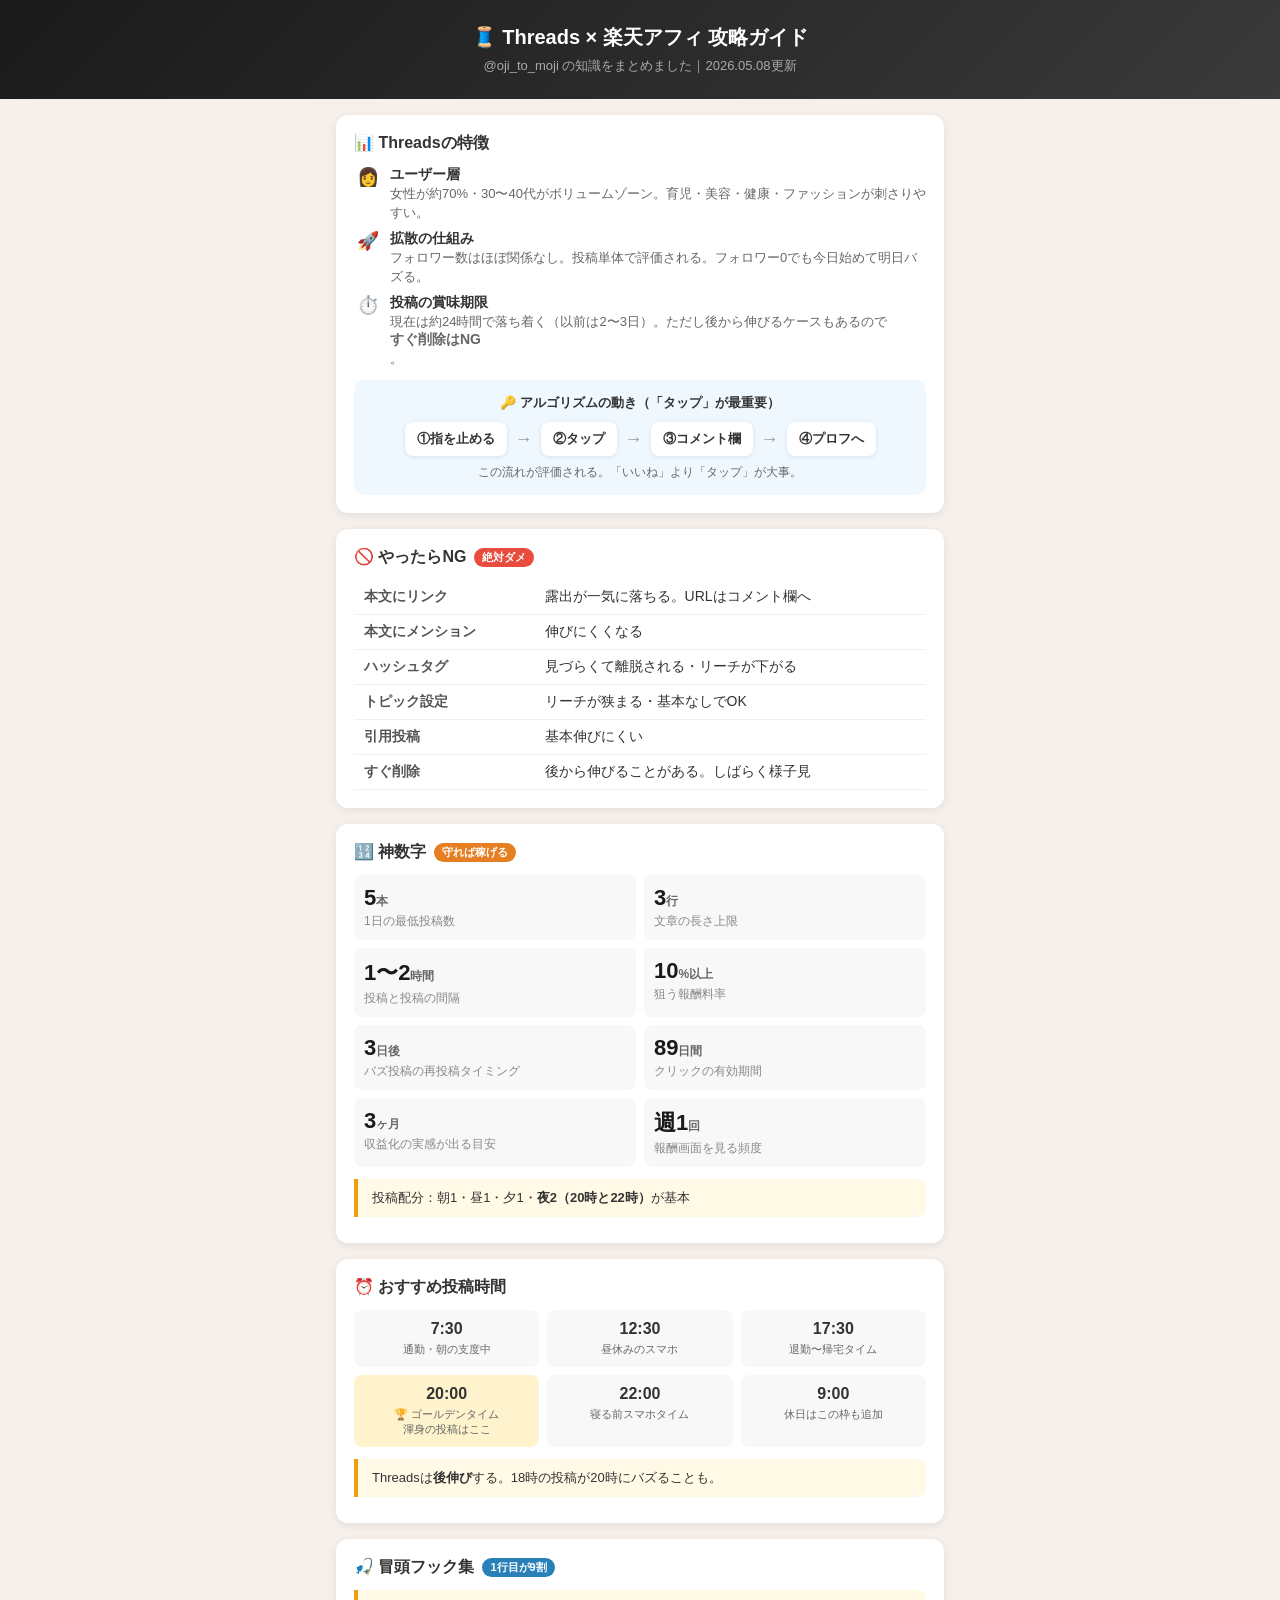
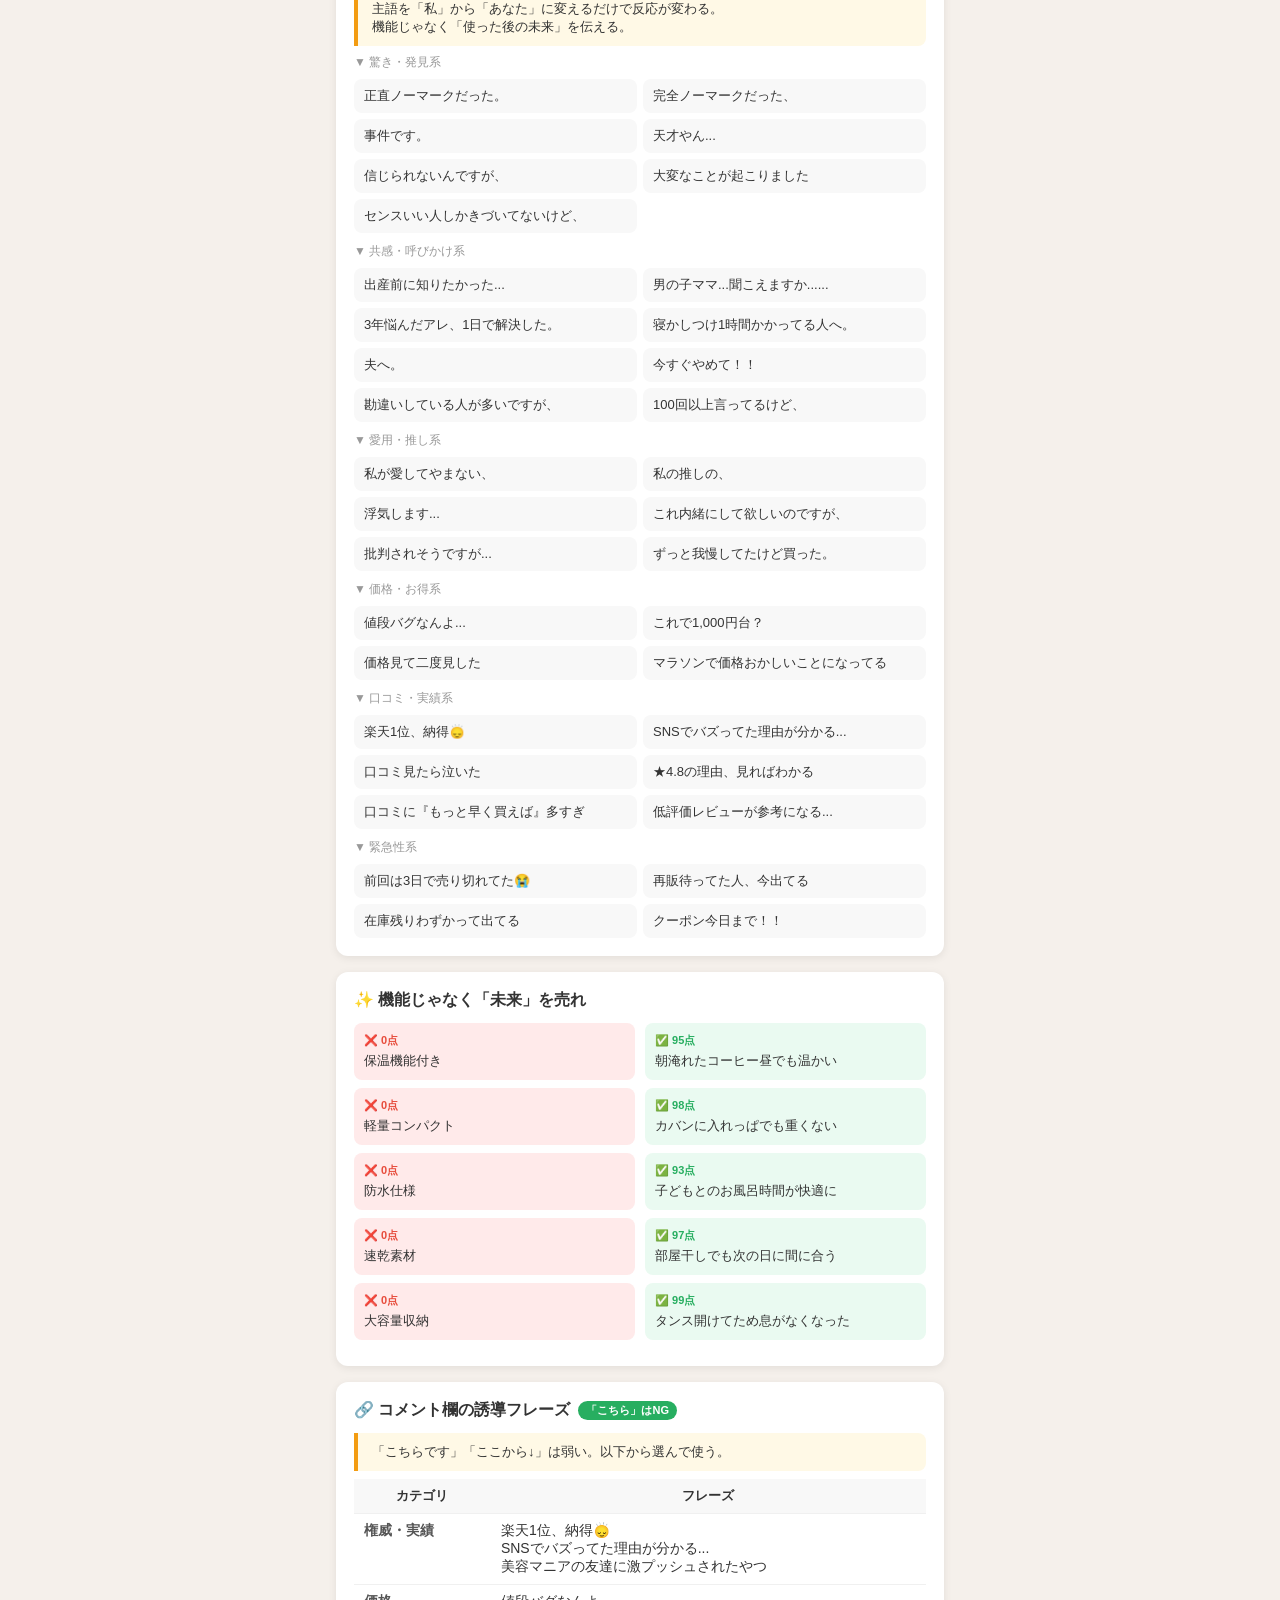
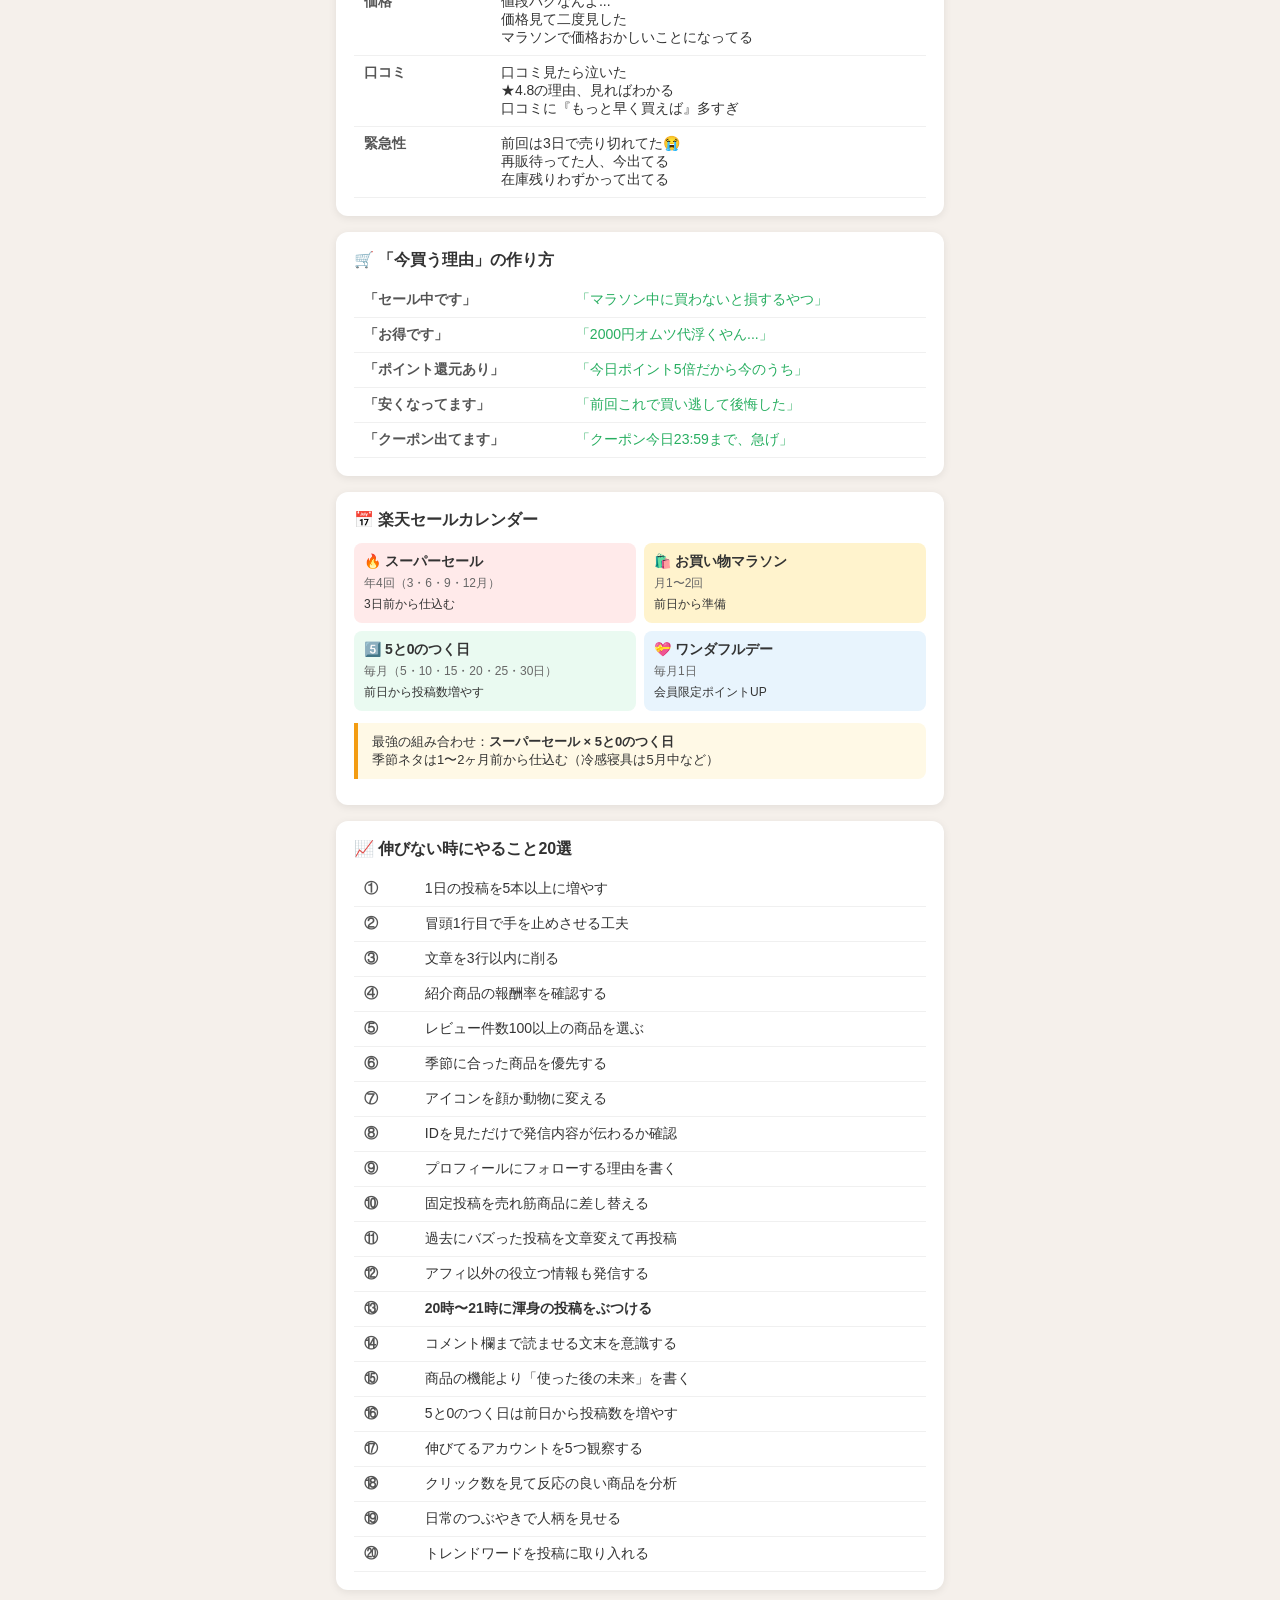
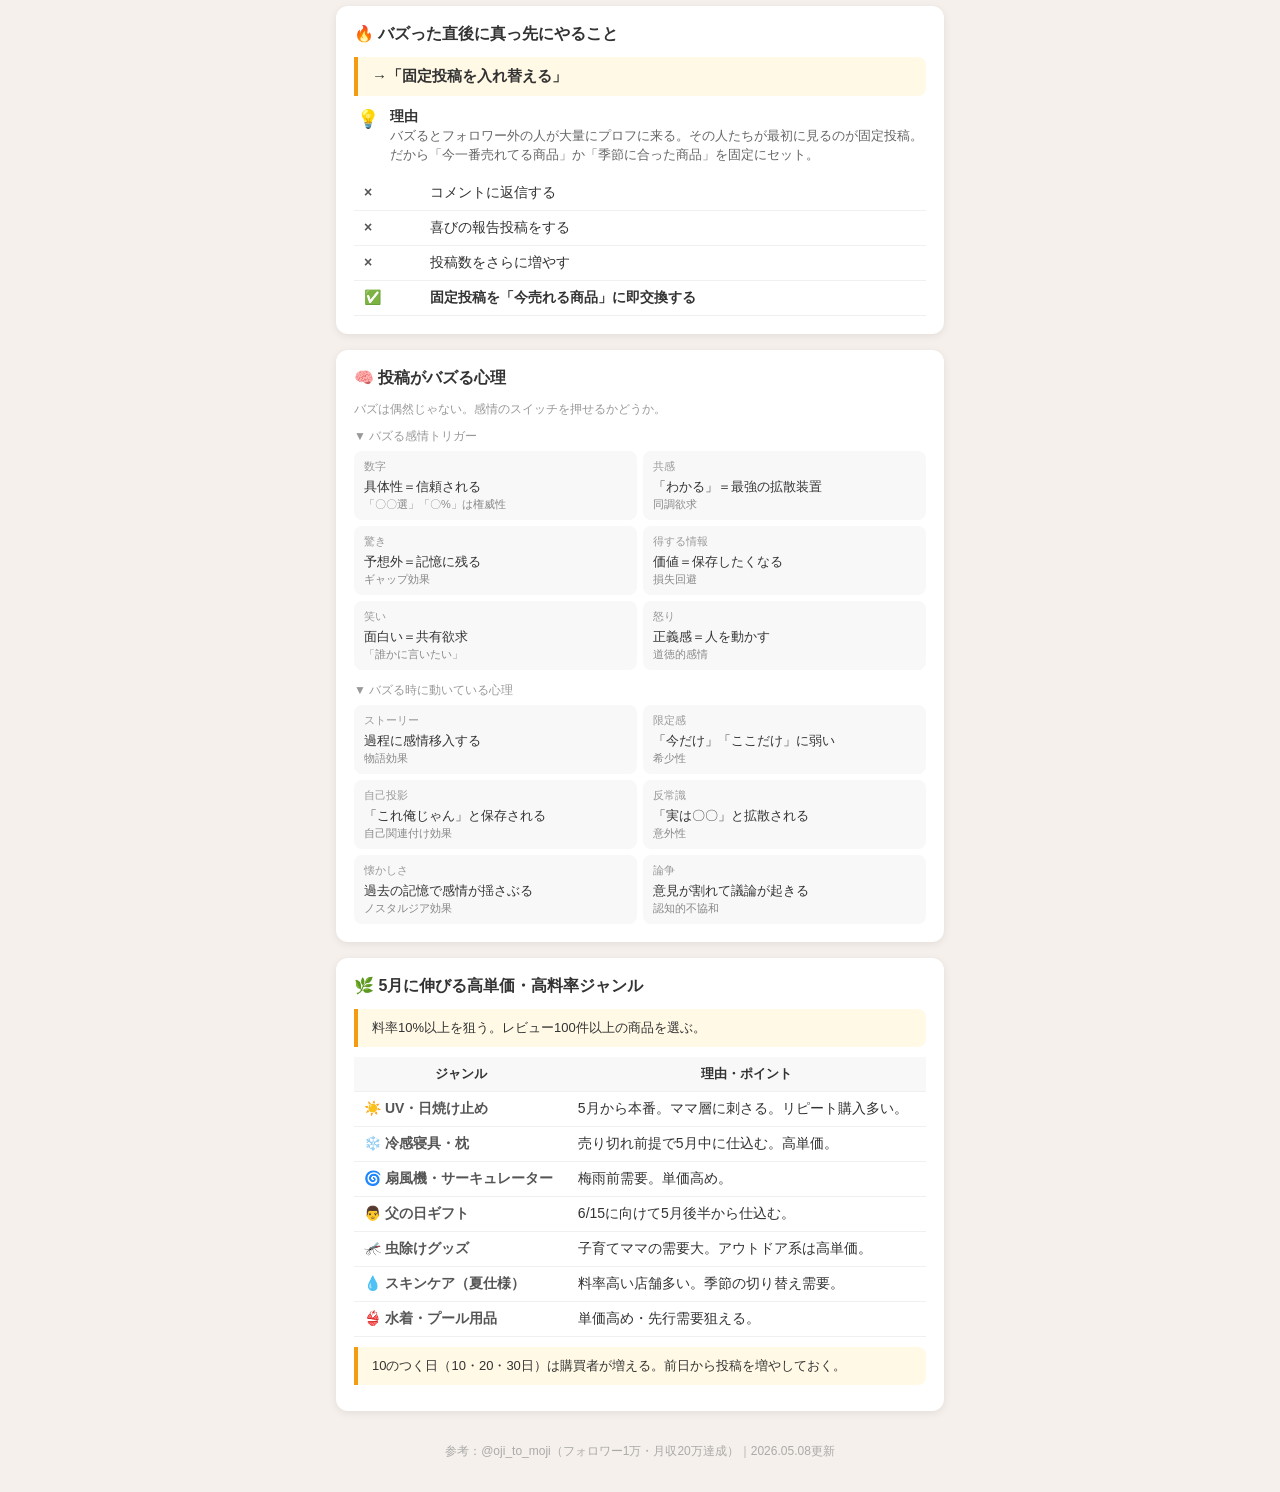
<file: threads_guide.html>
<!DOCTYPE html>
<html lang="ja">
<head>
<meta charset="UTF-8">
<meta name="viewport" content="width=device-width, initial-scale=1.0">
<title>Threads×楽天アフィ 攻略ガイド</title>
<style>
  * { box-sizing: border-box; margin: 0; padding: 0; }
  body { font-family: -apple-system, sans-serif; background: #f5f0eb; color: #333; font-size: 15px; }
  header { background: linear-gradient(135deg, #1a1a1a, #3a3a3a); color: white; padding: 24px 16px; text-align: center; }
  header h1 { font-size: 20px; font-weight: bold; }
  header p { font-size: 13px; color: #aaa; margin-top: 6px; }
  .container { max-width: 640px; margin: 0 auto; padding: 16px; }
  .card { background: white; border-radius: 12px; padding: 18px; margin-bottom: 16px; box-shadow: 0 2px 8px rgba(0,0,0,0.08); }
  .card h2 { font-size: 16px; font-weight: bold; margin-bottom: 12px; display: flex; align-items: center; gap: 8px; }
  .badge { display: inline-block; background: #1a1a1a; color: white; font-size: 11px; padding: 2px 8px; border-radius: 20px; }
  .badge.red { background: #e74c3c; }
  .badge.green { background: #27ae60; }
  .badge.blue { background: #2980b9; }
  .badge.orange { background: #e67e22; }
  table { width: 100%; border-collapse: collapse; font-size: 14px; }
  td, th { padding: 8px 10px; border-bottom: 1px solid #f0f0f0; vertical-align: top; }
  th { background: #f8f8f8; font-weight: bold; font-size: 13px; }
  td:first-child { white-space: nowrap; font-weight: bold; color: #555; }
  .row { display: flex; gap: 8px; margin-bottom: 8px; align-items: flex-start; }
  .row .icon { font-size: 18px; flex-shrink: 0; width: 28px; text-align: center; }
  .row .text { flex: 1; }
  .row .text strong { display: block; font-size: 14px; }
  .row .text span { font-size: 13px; color: #666; }
  .ng { color: #e74c3c; }
  .ok { color: #27ae60; }
  .hook-grid { display: grid; grid-template-columns: 1fr 1fr; gap: 6px; }
  .hook-item { background: #f8f8f8; border-radius: 8px; padding: 8px 10px; font-size: 13px; }
  .hook-cat { font-size: 11px; color: #999; margin-bottom: 4px; }
  .compare { display: grid; grid-template-columns: 1fr 1fr; gap: 10px; margin-bottom: 8px; }
  .compare .box { padding: 10px; border-radius: 8px; font-size: 13px; }
  .compare .box.bad { background: #ffeaea; }
  .compare .box.good { background: #eafaf1; }
  .compare .box .label { font-size: 11px; font-weight: bold; margin-bottom: 4px; }
  .compare .box.bad .label { color: #e74c3c; }
  .compare .box.good .label { color: #27ae60; }
  .time-grid { display: grid; grid-template-columns: repeat(3, 1fr); gap: 8px; }
  .time-box { background: #f8f8f8; border-radius: 8px; padding: 10px; text-align: center; }
  .time-box.gold { background: #fff3cd; }
  .time-box .time { font-size: 16px; font-weight: bold; }
  .time-box .desc { font-size: 11px; color: #666; margin-top: 4px; }
  .nums { display: grid; grid-template-columns: 1fr 1fr; gap: 8px; }
  .num-item { background: #f8f8f8; border-radius: 8px; padding: 10px; }
  .num-item .num { font-size: 22px; font-weight: bold; color: #1a1a1a; }
  .num-item .unit { font-size: 12px; color: #666; }
  .num-item .label { font-size: 12px; color: #888; margin-top: 2px; }
  .algo { background: #f0f8ff; border-radius: 10px; padding: 14px; text-align: center; }
  .algo-steps { display: flex; align-items: center; justify-content: center; gap: 8px; flex-wrap: wrap; }
  .algo-step { background: white; border-radius: 8px; padding: 8px 12px; font-size: 13px; font-weight: bold; box-shadow: 0 1px 4px rgba(0,0,0,0.1); }
  .algo-arrow { color: #999; font-size: 18px; }
  .tag { display: inline-block; background: #eee; border-radius: 4px; padding: 2px 8px; font-size: 12px; margin: 2px; }
  .sale-grid { display: grid; grid-template-columns: 1fr 1fr; gap: 8px; }
  .sale-item { border-radius: 8px; padding: 10px; font-size: 13px; }
  .sale-item .name { font-weight: bold; font-size: 14px; margin-bottom: 4px; }
  .sale-item .timing { color: #666; font-size: 12px; }
  .sale-item.s1 { background: #ffeaea; }
  .sale-item.s2 { background: #fff3cd; }
  .sale-item.s3 { background: #eafaf1; }
  .sale-item.s4 { background: #e8f4fd; }
  .tip { background: #fff9e6; border-left: 4px solid #f39c12; padding: 10px 14px; border-radius: 0 8px 8px 0; font-size: 13px; margin-bottom: 8px; }
  .updated { text-align: center; color: #aaa; font-size: 12px; padding: 16px; }
</style>
</head>
<body>

<header>
  <h1>🧵 Threads × 楽天アフィ 攻略ガイド</h1>
  <p>@oji_to_moji の知識をまとめました｜2026.05.08更新</p>
</header>

<div class="container">

  <!-- Threadsの特徴 -->
  <div class="card">
    <h2>📊 Threadsの特徴</h2>

    <div class="row">
      <div class="icon">👩</div>
      <div class="text">
        <strong>ユーザー層</strong>
        <span>女性が約70%・30〜40代がボリュームゾーン。育児・美容・健康・ファッションが刺さりやすい。</span>
      </div>
    </div>

    <div class="row">
      <div class="icon">🚀</div>
      <div class="text">
        <strong>拡散の仕組み</strong>
        <span>フォロワー数はほぼ関係なし。投稿単体で評価される。フォロワー0でも今日始めて明日バズる。</span>
      </div>
    </div>

    <div class="row">
      <div class="icon">⏱️</div>
      <div class="text">
        <strong>投稿の賞味期限</strong>
        <span>現在は約24時間で落ち着く（以前は2〜3日）。ただし後から伸びるケースもあるので<strong>すぐ削除はNG</strong>。</span>
      </div>
    </div>

    <div class="algo" style="margin-top:12px;">
      <div style="font-size:13px; font-weight:bold; margin-bottom:10px;">🔑 アルゴリズムの動き（「タップ」が最重要）</div>
      <div class="algo-steps">
        <div class="algo-step">①指を止める</div>
        <div class="algo-arrow">→</div>
        <div class="algo-step">②タップ</div>
        <div class="algo-arrow">→</div>
        <div class="algo-step">③コメント欄</div>
        <div class="algo-arrow">→</div>
        <div class="algo-step">④プロフへ</div>
      </div>
      <div style="font-size:12px; color:#666; margin-top:8px;">この流れが評価される。「いいね」より「タップ」が大事。</div>
    </div>
  </div>

  <!-- やったらNG -->
  <div class="card">
    <h2>🚫 やったらNG <span class="badge red">絶対ダメ</span></h2>
    <table>
      <tr><td class="ng">本文にリンク</td><td>露出が一気に落ちる。URLはコメント欄へ</td></tr>
      <tr><td class="ng">本文にメンション</td><td>伸びにくくなる</td></tr>
      <tr><td class="ng">ハッシュタグ</td><td>見づらくて離脱される・リーチが下がる</td></tr>
      <tr><td class="ng">トピック設定</td><td>リーチが狭まる・基本なしでOK</td></tr>
      <tr><td class="ng">引用投稿</td><td>基本伸びにくい</td></tr>
      <tr><td class="ng">すぐ削除</td><td>後から伸びることがある。しばらく様子見</td></tr>
    </table>
  </div>

  <!-- 神数字 -->
  <div class="card">
    <h2>🔢 神数字 <span class="badge orange">守れば稼げる</span></h2>
    <div class="nums">
      <div class="num-item"><div class="num">5<span class="unit">本</span></div><div class="label">1日の最低投稿数</div></div>
      <div class="num-item"><div class="num">3<span class="unit">行</span></div><div class="label">文章の長さ上限</div></div>
      <div class="num-item"><div class="num">1〜2<span class="unit">時間</span></div><div class="label">投稿と投稿の間隔</div></div>
      <div class="num-item"><div class="num">10<span class="unit">%以上</span></div><div class="label">狙う報酬料率</div></div>
      <div class="num-item"><div class="num">3<span class="unit">日後</span></div><div class="label">バズ投稿の再投稿タイミング</div></div>
      <div class="num-item"><div class="num">89<span class="unit">日間</span></div><div class="label">クリックの有効期間</div></div>
      <div class="num-item"><div class="num">3<span class="unit">ヶ月</span></div><div class="label">収益化の実感が出る目安</div></div>
      <div class="num-item"><div class="num">週1<span class="unit">回</span></div><div class="label">報酬画面を見る頻度</div></div>
    </div>
    <div class="tip" style="margin-top:12px;">投稿配分：朝1・昼1・夕1・<strong>夜2（20時と22時）</strong>が基本</div>
  </div>

  <!-- 投稿時間 -->
  <div class="card">
    <h2>⏰ おすすめ投稿時間</h2>
    <div class="time-grid">
      <div class="time-box"><div class="time">7:30</div><div class="desc">通勤・朝の支度中</div></div>
      <div class="time-box"><div class="time">12:30</div><div class="desc">昼休みのスマホ</div></div>
      <div class="time-box"><div class="time">17:30</div><div class="desc">退勤〜帰宅タイム</div></div>
      <div class="time-box gold"><div class="time">20:00</div><div class="desc">🏆 ゴールデンタイム<br>渾身の投稿はここ</div></div>
      <div class="time-box"><div class="time">22:00</div><div class="desc">寝る前スマホタイム</div></div>
      <div class="time-box"><div class="time">9:00</div><div class="desc">休日はこの枠も追加</div></div>
    </div>
    <div class="tip" style="margin-top:12px;">Threadsは<strong>後伸び</strong>する。18時の投稿が20時にバズることも。</div>
  </div>

  <!-- 冒頭フック -->
  <div class="card">
    <h2>🎣 冒頭フック集 <span class="badge blue">1行目が9割</span></h2>
    <div class="tip">主語を「私」から「あなた」に変えるだけで反応が変わる。<br>機能じゃなく「使った後の未来」を伝える。</div>

    <p style="font-size:12px;color:#999;margin-bottom:8px;">▼ 驚き・発見系</p>
    <div class="hook-grid">
      <div class="hook-item">正直ノーマークだった。</div>
      <div class="hook-item">完全ノーマークだった、</div>
      <div class="hook-item">事件です。</div>
      <div class="hook-item">天才やん...</div>
      <div class="hook-item">信じられないんですが、</div>
      <div class="hook-item">大変なことが起こりました</div>
      <div class="hook-item">センスいい人しかきづいてないけど、</div>
    </div>

    <p style="font-size:12px;color:#999;margin:10px 0 8px;">▼ 共感・呼びかけ系</p>
    <div class="hook-grid">
      <div class="hook-item">出産前に知りたかった...</div>
      <div class="hook-item">男の子ママ...聞こえますか......</div>
      <div class="hook-item">3年悩んだアレ、1日で解決した。</div>
      <div class="hook-item">寝かしつけ1時間かかってる人へ。</div>
      <div class="hook-item">夫へ。</div>
      <div class="hook-item">今すぐやめて！！</div>
      <div class="hook-item">勘違いしている人が多いですが、</div>
      <div class="hook-item">100回以上言ってるけど、</div>
    </div>

    <p style="font-size:12px;color:#999;margin:10px 0 8px;">▼ 愛用・推し系</p>
    <div class="hook-grid">
      <div class="hook-item">私が愛してやまない、</div>
      <div class="hook-item">私の推しの、</div>
      <div class="hook-item">浮気します...</div>
      <div class="hook-item">これ内緒にして欲しいのですが、</div>
      <div class="hook-item">批判されそうですが...</div>
      <div class="hook-item">ずっと我慢してたけど買った。</div>
    </div>

    <p style="font-size:12px;color:#999;margin:10px 0 8px;">▼ 価格・お得系</p>
    <div class="hook-grid">
      <div class="hook-item">値段バグなんよ...</div>
      <div class="hook-item">これで1,000円台？</div>
      <div class="hook-item">価格見て二度見した</div>
      <div class="hook-item">マラソンで価格おかしいことになってる</div>
    </div>

    <p style="font-size:12px;color:#999;margin:10px 0 8px;">▼ 口コミ・実績系</p>
    <div class="hook-grid">
      <div class="hook-item">楽天1位、納得🙂‍↕️</div>
      <div class="hook-item">SNSでバズってた理由が分かる...</div>
      <div class="hook-item">口コミ見たら泣いた</div>
      <div class="hook-item">★4.8の理由、見ればわかる</div>
      <div class="hook-item">口コミに『もっと早く買えば』多すぎ</div>
      <div class="hook-item">低評価レビューが参考になる...</div>
    </div>

    <p style="font-size:12px;color:#999;margin:10px 0 8px;">▼ 緊急性系</p>
    <div class="hook-grid">
      <div class="hook-item">前回は3日で売り切れてた😭</div>
      <div class="hook-item">再販待ってた人、今出てる</div>
      <div class="hook-item">在庫残りわずかって出てる</div>
      <div class="hook-item">クーポン今日まで！！</div>
    </div>
  </div>

  <!-- 機能じゃなく未来を売れ -->
  <div class="card">
    <h2>✨ 機能じゃなく「未来」を売れ</h2>
    <div class="compare">
      <div class="box bad"><div class="label">❌ 0点</div>保温機能付き</div>
      <div class="box good"><div class="label">✅ 95点</div>朝淹れたコーヒー昼でも温かい</div>
    </div>
    <div class="compare">
      <div class="box bad"><div class="label">❌ 0点</div>軽量コンパクト</div>
      <div class="box good"><div class="label">✅ 98点</div>カバンに入れっぱでも重くない</div>
    </div>
    <div class="compare">
      <div class="box bad"><div class="label">❌ 0点</div>防水仕様</div>
      <div class="box good"><div class="label">✅ 93点</div>子どもとのお風呂時間が快適に</div>
    </div>
    <div class="compare">
      <div class="box bad"><div class="label">❌ 0点</div>速乾素材</div>
      <div class="box good"><div class="label">✅ 97点</div>部屋干しでも次の日に間に合う</div>
    </div>
    <div class="compare">
      <div class="box bad"><div class="label">❌ 0点</div>大容量収納</div>
      <div class="box good"><div class="label">✅ 99点</div>タンス開けてため息がなくなった</div>
    </div>
  </div>

  <!-- リンク誘導フレーズ -->
  <div class="card">
    <h2>🔗 コメント欄の誘導フレーズ <span class="badge green">「こちら」はNG</span></h2>
    <div class="tip">「こちらです」「ここから↓」は弱い。以下から選んで使う。</div>
    <table>
      <tr><th>カテゴリ</th><th>フレーズ</th></tr>
      <tr><td>権威・実績</td><td>楽天1位、納得🙂‍↕️<br>SNSでバズってた理由が分かる...<br>美容マニアの友達に激プッシュされたやつ</td></tr>
      <tr><td>価格</td><td>値段バグなんよ...<br>価格見て二度見した<br>マラソンで価格おかしいことになってる</td></tr>
      <tr><td>口コミ</td><td>口コミ見たら泣いた<br>★4.8の理由、見ればわかる<br>口コミに『もっと早く買えば』多すぎ</td></tr>
      <tr><td>緊急性</td><td>前回は3日で売り切れてた😭<br>再販待ってた人、今出てる<br>在庫残りわずかって出てる</td></tr>
    </table>
  </div>

  <!-- 今買う理由 -->
  <div class="card">
    <h2>🛒 「今買う理由」の作り方</h2>
    <table>
      <tr><td class="ng">「セール中です」</td><td class="ok">「マラソン中に買わないと損するやつ」</td></tr>
      <tr><td class="ng">「お得です」</td><td class="ok">「2000円オムツ代浮くやん...」</td></tr>
      <tr><td class="ng">「ポイント還元あり」</td><td class="ok">「今日ポイント5倍だから今のうち」</td></tr>
      <tr><td class="ng">「安くなってます」</td><td class="ok">「前回これで買い逃して後悔した」</td></tr>
      <tr><td class="ng">「クーポン出てます」</td><td class="ok">「クーポン今日23:59まで、急げ」</td></tr>
    </table>
  </div>

  <!-- セールカレンダー -->
  <div class="card">
    <h2>📅 楽天セールカレンダー</h2>
    <div class="sale-grid">
      <div class="sale-item s1"><div class="name">🔥 スーパーセール</div><div class="timing">年4回（3・6・9・12月）</div><div style="font-size:12px;margin-top:4px;">3日前から仕込む</div></div>
      <div class="sale-item s2"><div class="name">🛍️ お買い物マラソン</div><div class="timing">月1〜2回</div><div style="font-size:12px;margin-top:4px;">前日から準備</div></div>
      <div class="sale-item s3"><div class="name">5️⃣ 5と0のつく日</div><div class="timing">毎月（5・10・15・20・25・30日）</div><div style="font-size:12px;margin-top:4px;">前日から投稿数増やす</div></div>
      <div class="sale-item s4"><div class="name">💝 ワンダフルデー</div><div class="timing">毎月1日</div><div style="font-size:12px;margin-top:4px;">会員限定ポイントUP</div></div>
    </div>
    <div class="tip" style="margin-top:12px;">最強の組み合わせ：<strong>スーパーセール × 5と0のつく日</strong><br>季節ネタは1〜2ヶ月前から仕込む（冷感寝具は5月中など）</div>
  </div>

  <!-- 伸びない時20選 -->
  <div class="card">
    <h2>📈 伸びない時にやること20選</h2>
    <table>
      <tr><td>①</td><td>1日の投稿を5本以上に増やす</td></tr>
      <tr><td>②</td><td>冒頭1行目で手を止めさせる工夫</td></tr>
      <tr><td>③</td><td>文章を3行以内に削る</td></tr>
      <tr><td>④</td><td>紹介商品の報酬率を確認する</td></tr>
      <tr><td>⑤</td><td>レビュー件数100以上の商品を選ぶ</td></tr>
      <tr><td>⑥</td><td>季節に合った商品を優先する</td></tr>
      <tr><td>⑦</td><td>アイコンを顔か動物に変える</td></tr>
      <tr><td>⑧</td><td>IDを見ただけで発信内容が伝わるか確認</td></tr>
      <tr><td>⑨</td><td>プロフィールにフォローする理由を書く</td></tr>
      <tr><td>⑩</td><td>固定投稿を売れ筋商品に差し替える</td></tr>
      <tr><td>⑪</td><td>過去にバズった投稿を文章変えて再投稿</td></tr>
      <tr><td>⑫</td><td>アフィ以外の役立つ情報も発信する</td></tr>
      <tr><td>⑬</td><td><strong>20時〜21時に渾身の投稿をぶつける</strong></td></tr>
      <tr><td>⑭</td><td>コメント欄まで読ませる文末を意識する</td></tr>
      <tr><td>⑮</td><td>商品の機能より「使った後の未来」を書く</td></tr>
      <tr><td>⑯</td><td>5と0のつく日は前日から投稿数を増やす</td></tr>
      <tr><td>⑰</td><td>伸びてるアカウントを5つ観察する</td></tr>
      <tr><td>⑱</td><td>クリック数を見て反応の良い商品を分析</td></tr>
      <tr><td>⑲</td><td>日常のつぶやきで人柄を見せる</td></tr>
      <tr><td>⑳</td><td>トレンドワードを投稿に取り入れる</td></tr>
    </table>
  </div>

  <!-- バズった直後にやること -->
  <div class="card">
    <h2>🔥 バズった直後に真っ先にやること</h2>
    <div class="tip" style="font-size:15px;font-weight:bold;">→「固定投稿を入れ替える」</div>
    <div class="row" style="margin-top:12px;">
      <div class="icon">💡</div>
      <div class="text">
        <strong>理由</strong>
        <span>バズるとフォロワー外の人が大量にプロフに来る。その人たちが最初に見るのが固定投稿。だから「今一番売れてる商品」か「季節に合った商品」を固定にセット。</span>
      </div>
    </div>
    <table style="margin-top:12px;">
      <tr><td>×</td><td>コメントに返信する</td></tr>
      <tr><td>×</td><td>喜びの報告投稿をする</td></tr>
      <tr><td>×</td><td>投稿数をさらに増やす</td></tr>
      <tr><td class="ok">✅</td><td><strong>固定投稿を「今売れる商品」に即交換する</strong></td></tr>
    </table>
  </div>

  <!-- バズる心理 -->
  <div class="card">
    <h2>🧠 投稿がバズる心理</h2>
    <p style="font-size:12px;color:#999;margin-bottom:10px;">バズは偶然じゃない。感情のスイッチを押せるかどうか。</p>

    <p style="font-size:12px;color:#999;margin-bottom:6px;">▼ バズる感情トリガー</p>
    <div class="hook-grid" style="margin-bottom:12px;">
      <div class="hook-item"><div class="hook-cat">数字</div>具体性＝信頼される<br><span style="font-size:11px;color:#888">「〇〇選」「〇%」は権威性</span></div>
      <div class="hook-item"><div class="hook-cat">共感</div>「わかる」＝最強の拡散装置<br><span style="font-size:11px;color:#888">同調欲求</span></div>
      <div class="hook-item"><div class="hook-cat">驚き</div>予想外＝記憶に残る<br><span style="font-size:11px;color:#888">ギャップ効果</span></div>
      <div class="hook-item"><div class="hook-cat">得する情報</div>価値＝保存したくなる<br><span style="font-size:11px;color:#888">損失回避</span></div>
      <div class="hook-item"><div class="hook-cat">笑い</div>面白い＝共有欲求<br><span style="font-size:11px;color:#888">「誰かに言いたい」</span></div>
      <div class="hook-item"><div class="hook-cat">怒り</div>正義感＝人を動かす<br><span style="font-size:11px;color:#888">道徳的感情</span></div>
    </div>

    <p style="font-size:12px;color:#999;margin-bottom:6px;">▼ バズる時に動いている心理</p>
    <div class="hook-grid">
      <div class="hook-item"><div class="hook-cat">ストーリー</div>過程に感情移入する<br><span style="font-size:11px;color:#888">物語効果</span></div>
      <div class="hook-item"><div class="hook-cat">限定感</div>「今だけ」「ここだけ」に弱い<br><span style="font-size:11px;color:#888">希少性</span></div>
      <div class="hook-item"><div class="hook-cat">自己投影</div>「これ俺じゃん」と保存される<br><span style="font-size:11px;color:#888">自己関連付け効果</span></div>
      <div class="hook-item"><div class="hook-cat">反常識</div>「実は〇〇」と拡散される<br><span style="font-size:11px;color:#888">意外性</span></div>
      <div class="hook-item"><div class="hook-cat">懐かしさ</div>過去の記憶で感情が揺さぶる<br><span style="font-size:11px;color:#888">ノスタルジア効果</span></div>
      <div class="hook-item"><div class="hook-cat">論争</div>意見が割れて議論が起きる<br><span style="font-size:11px;color:#888">認知的不協和</span></div>
    </div>
  </div>

  <!-- 5月に狙う商品 -->
  <div class="card">
    <h2>🌿 5月に伸びる高単価・高料率ジャンル</h2>
    <div class="tip">料率10%以上を狙う。レビュー100件以上の商品を選ぶ。</div>
    <table style="margin-top:10px;">
      <tr><th>ジャンル</th><th>理由・ポイント</th></tr>
      <tr><td>☀️ UV・日焼け止め</td><td>5月から本番。ママ層に刺さる。リピート購入多い。</td></tr>
      <tr><td>❄️ 冷感寝具・枕</td><td>売り切れ前提で5月中に仕込む。高単価。</td></tr>
      <tr><td>🌀 扇風機・サーキュレーター</td><td>梅雨前需要。単価高め。</td></tr>
      <tr><td>👨 父の日ギフト</td><td>6/15に向けて5月後半から仕込む。</td></tr>
      <tr><td>🦟 虫除けグッズ</td><td>子育てママの需要大。アウトドア系は高単価。</td></tr>
      <tr><td>💧 スキンケア（夏仕様）</td><td>料率高い店舗多い。季節の切り替え需要。</td></tr>
      <tr><td>👙 水着・プール用品</td><td>単価高め・先行需要狙える。</td></tr>
    </table>
    <div class="tip" style="margin-top:10px;">10のつく日（10・20・30日）は購買者が増える。前日から投稿を増やしておく。</div>
  </div>

  <div class="updated">参考：@oji_to_moji（フォロワー1万・月収20万達成）｜2026.05.08更新</div>

</div>
</body>
</html>
</file>
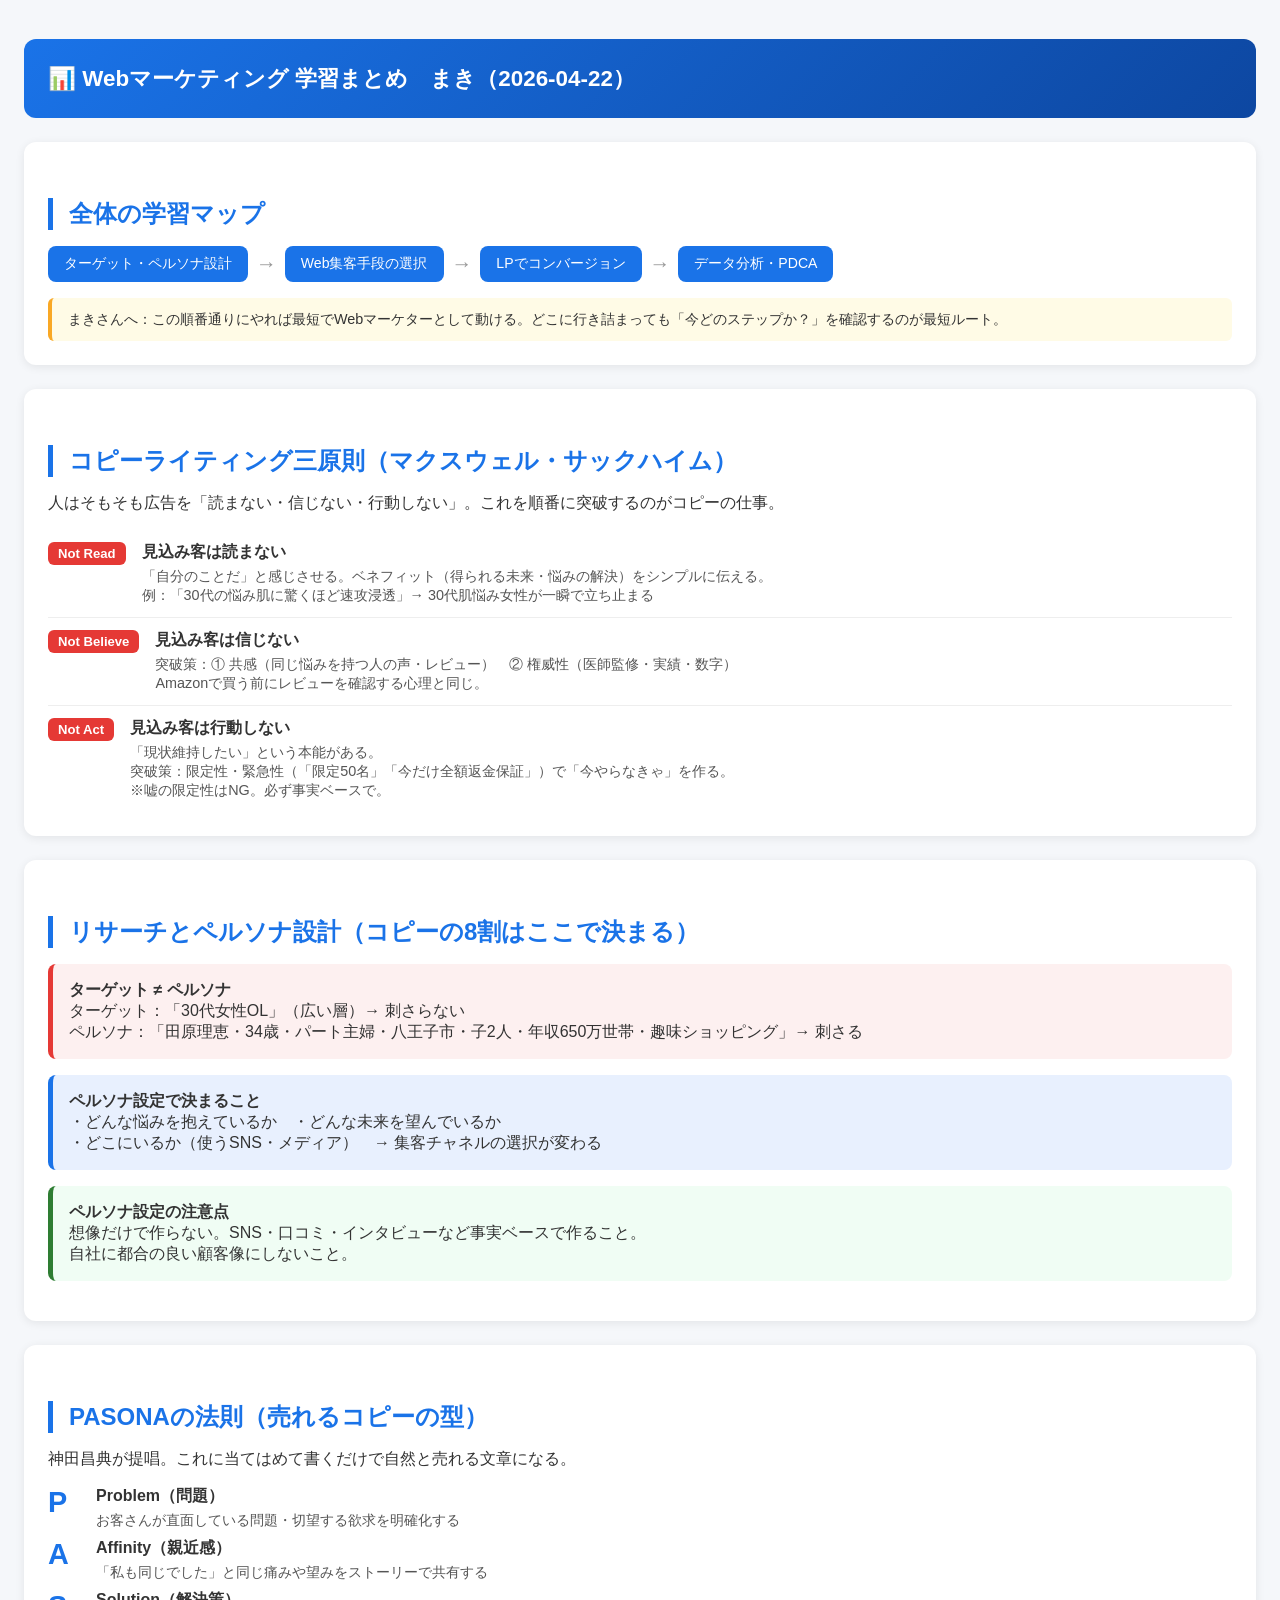
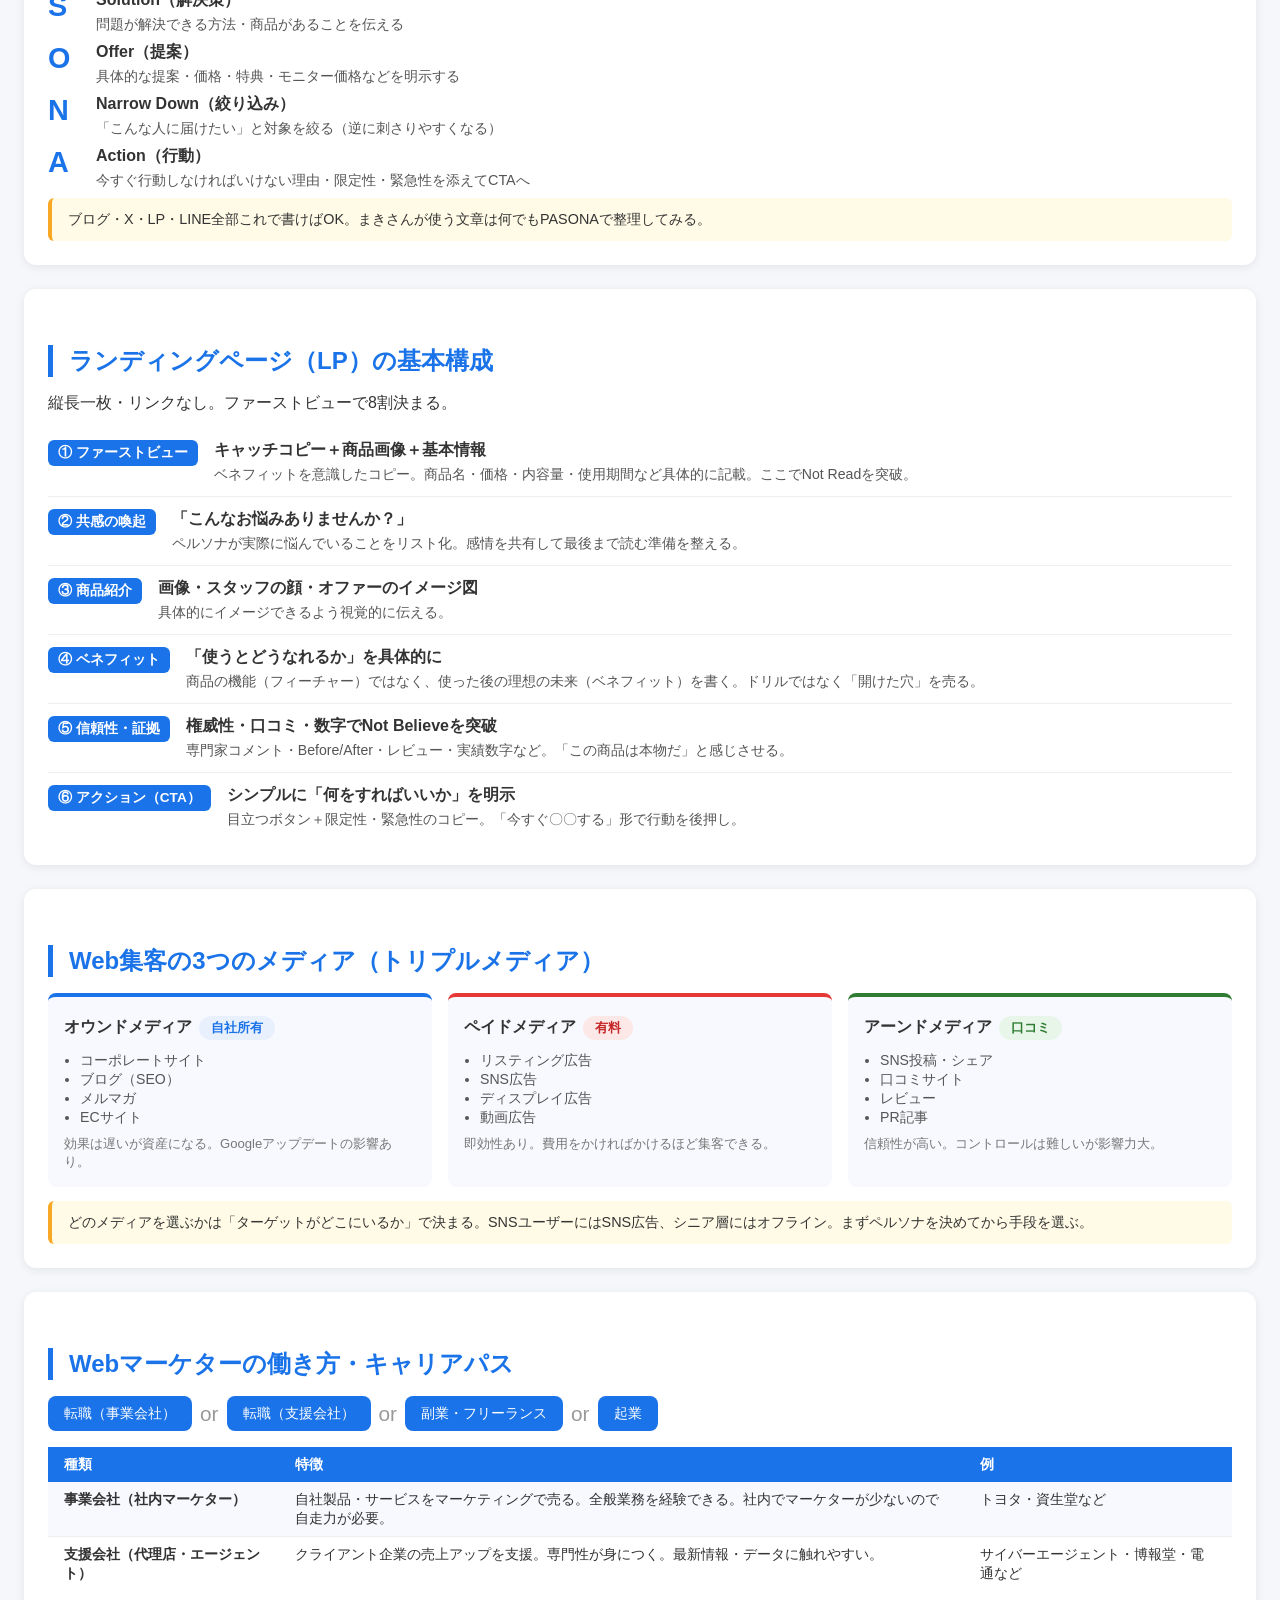
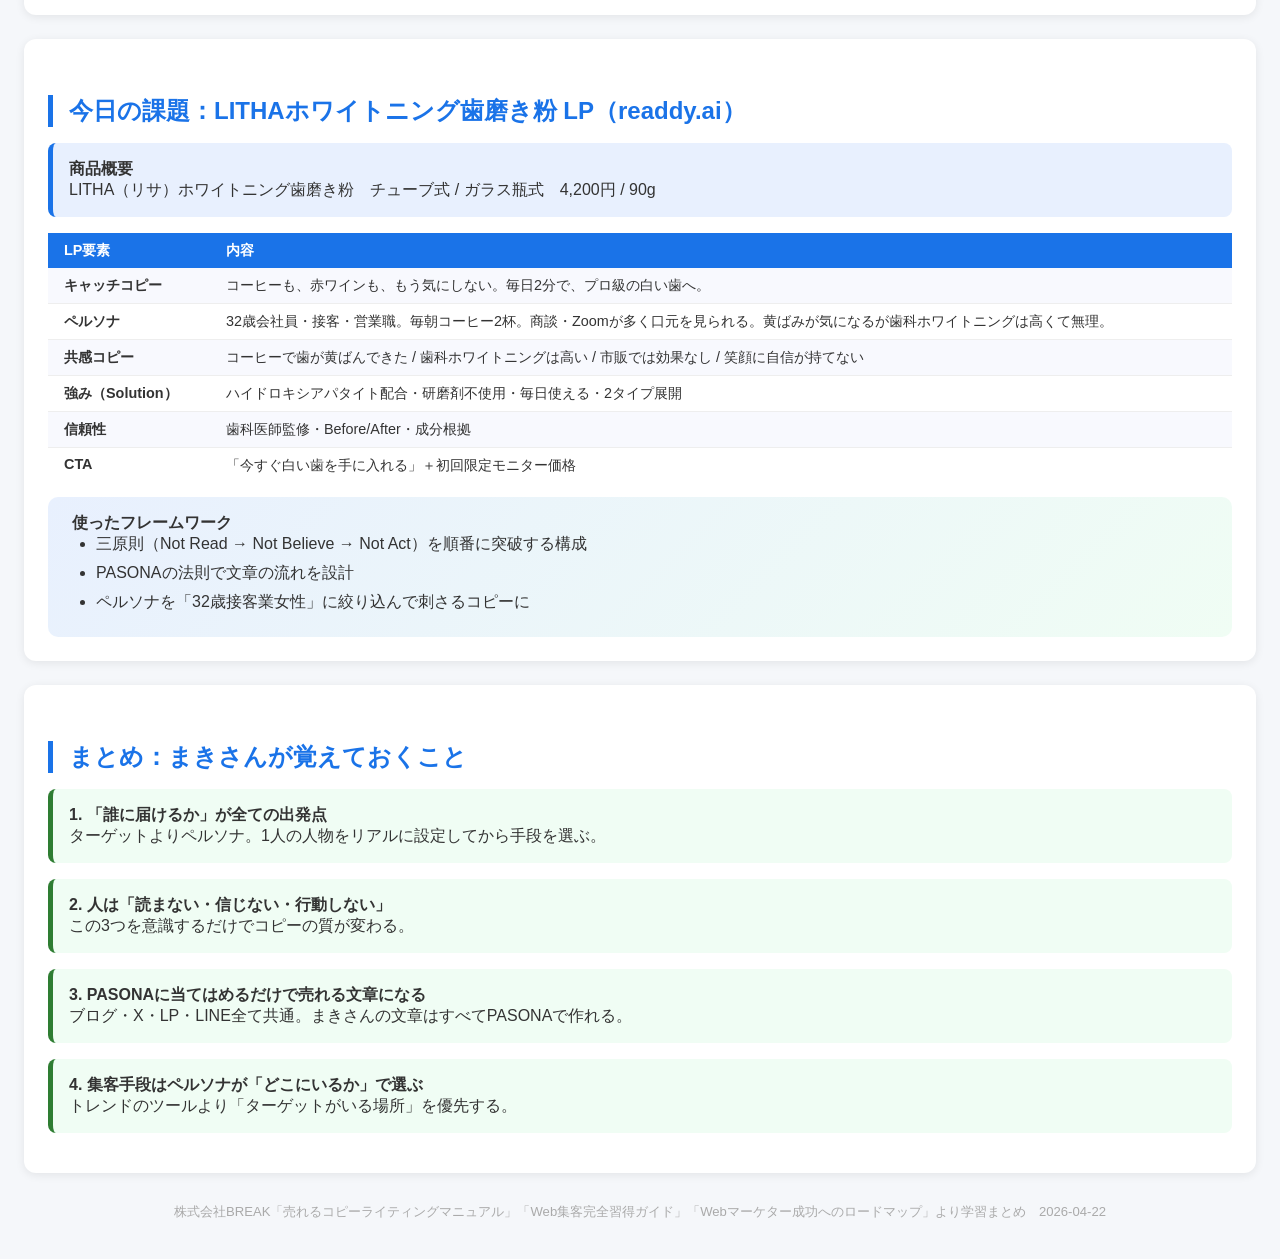
<file: web_marketing_notes.html>
<!DOCTYPE html>
<html lang="ja">
<head>
<meta charset="UTF-8">
<meta name="viewport" content="width=device-width, initial-scale=1.0">
<title>Webマーケティング 学習まとめ</title>
<style>
  body { font-family: 'Hiragino Sans', sans-serif; background: #f5f7fa; color: #333; margin: 0; padding: 24px; font-size: 16px; }
  h1 { background: linear-gradient(135deg, #1a73e8, #0d47a1); color: white; padding: 24px; border-radius: 12px; font-size: 1.4em; margin-bottom: 24px; }
  h2 { color: #1a73e8; border-left: 5px solid #1a73e8; padding-left: 16px; margin-top: 32px; margin-bottom: 16px; }
  h3 { color: #333; margin-top: 16px; margin-bottom: 8px; font-size: 1em; }
  .card { background: white; border-radius: 12px; padding: 24px; margin-bottom: 24px; box-shadow: 0 2px 10px rgba(0,0,0,0.08); }
  .point { background: #e8f0fe; border-left: 5px solid #1a73e8; padding: 16px; border-radius: 8px; margin-bottom: 16px; }
  .warn { background: #fdf0f0; border-left: 5px solid #e53935; padding: 16px; border-radius: 8px; margin-bottom: 16px; }
  .green { background: #f0fdf4; border-left: 5px solid #2e7d32; padding: 16px; border-radius: 8px; margin-bottom: 16px; }
  .yellow { background: #fffbe6; border-left: 4px solid #f9a825; padding: 12px 16px; border-radius: 6px; margin-top: 8px; font-size: 0.9em; }
  table { width: 100%; border-collapse: collapse; margin-top: 8px; }
  th { background: #1a73e8; color: white; padding: 8px 16px; text-align: left; font-size: 0.9em; }
  td { padding: 8px 16px; border-bottom: 1px solid #eee; font-size: 0.9em; vertical-align: top; }
  tr:last-child td { border-bottom: none; }
  tr:nth-child(even) td { background: #f8f9fe; }
  .flow { display: flex; align-items: center; flex-wrap: wrap; gap: 8px; margin: 16px 0; }
  .flow-box { background: #1a73e8; color: white; padding: 8px 16px; border-radius: 8px; font-size: 0.88em; text-align: center; line-height: 1.4; }
  .flow-box.sub { background: #5c9de8; }
  .flow-arrow { font-size: 1.3em; color: #999; }
  .badge { display: inline-block; border-radius: 20px; padding: 3px 12px; font-size: 0.82em; margin: 3px; font-weight: bold; }
  .badge-blue { background: #e8f0fe; color: #1a73e8; }
  .badge-red { background: #fde8e8; color: #c62828; }
  .badge-green { background: #e8f5e9; color: #2e7d32; }
  .badge-orange { background: #fff3e0; color: #e65100; }
  .num { display: inline-flex; align-items: center; justify-content: center; background: #1a73e8; color: white; border-radius: 50%; width: 24px; height: 24px; font-size: 0.82em; font-weight: bold; margin-right: 8px; flex-shrink: 0; }
  .item { display: flex; align-items: flex-start; padding: 8px 0; border-bottom: 1px solid #eee; }
  .item:last-child { border-bottom: none; }
  .pasona-row { display: flex; gap: 16px; margin-bottom: 8px; align-items: flex-start; }
  .pasona-letter { font-size: 1.8em; font-weight: bold; color: #1a73e8; min-width: 32px; }
  .pasona-content strong { display: block; margin-bottom: 4px; }
  .pasona-content p { margin: 0; font-size: 0.9em; color: #555; }
  .lp-step { display: flex; align-items: flex-start; gap: 16px; padding: 12px 0; border-bottom: 1px solid #eee; }
  .lp-step:last-child { border-bottom: none; }
  .step-num { background: #1a73e8; color: white; border-radius: 6px; padding: 4px 10px; font-size: 0.85em; font-weight: bold; flex-shrink: 0; }
  .step-content strong { display: block; margin-bottom: 4px; }
  .step-content p { margin: 0; font-size: 0.88em; color: #555; }
  .principle { display: flex; gap: 16px; align-items: flex-start; padding: 12px 0; border-bottom: 1px solid #eee; }
  .principle:last-child { border-bottom: none; }
  .prin-label { background: #e53935; color: white; border-radius: 6px; padding: 4px 10px; font-size: 0.82em; font-weight: bold; white-space: nowrap; flex-shrink: 0; }
  .prin-label.blue { background: #1a73e8; }
  .prin-label.green { background: #2e7d32; }
  .media-grid { display: grid; grid-template-columns: repeat(auto-fit, minmax(200px, 1fr)); gap: 16px; margin-top: 16px; }
  .media-card { background: #f8f9fe; border-radius: 8px; padding: 16px; border-top: 4px solid #1a73e8; }
  .media-card.paid { border-top-color: #e53935; }
  .media-card.earned { border-top-color: #2e7d32; }
  .media-card strong { display: block; margin-bottom: 8px; }
  .media-card ul { margin: 0; padding-left: 16px; font-size: 0.88em; color: #555; }
  .summary-box { background: linear-gradient(135deg, #e8f0fe, #f0fdf4); border-radius: 10px; padding: 16px 24px; margin-top: 8px; }
  .summary-box ul { margin: 0; padding-left: 24px; }
  .summary-box li { margin-bottom: 8px; }
</style>
</head>
<body>

<h1>📊 Webマーケティング 学習まとめ　まき（2026-04-22）</h1>

<!-- 全体像 -->
<div class="card">
  <h2>全体の学習マップ</h2>
  <div class="flow">
    <div class="flow-box">ターゲット・ペルソナ設計</div>
    <div class="flow-arrow">→</div>
    <div class="flow-box">Web集客手段の選択</div>
    <div class="flow-arrow">→</div>
    <div class="flow-box">LPでコンバージョン</div>
    <div class="flow-arrow">→</div>
    <div class="flow-box">データ分析・PDCA</div>
  </div>
  <div class="yellow">
    まきさんへ：この順番通りにやれば最短でWebマーケターとして動ける。どこに行き詰まっても「今どのステップか？」を確認するのが最短ルート。
  </div>
</div>

<!-- 三原則 -->
<div class="card">
  <h2>コピーライティング三原則（マクスウェル・サックハイム）</h2>
  <p>人はそもそも広告を「読まない・信じない・行動しない」。これを順番に突破するのがコピーの仕事。</p>

  <div class="principle">
    <div class="prin-label">Not Read</div>
    <div>
      <strong>見込み客は読まない</strong>
      <p style="margin:4px 0 0;font-size:0.9em;color:#555;">「自分のことだ」と感じさせる。ベネフィット（得られる未来・悩みの解決）をシンプルに伝える。<br>
      例：「30代の悩み肌に驚くほど速攻浸透」→ 30代肌悩み女性が一瞬で立ち止まる</p>
    </div>
  </div>
  <div class="principle">
    <div class="prin-label">Not Believe</div>
    <div>
      <strong>見込み客は信じない</strong>
      <p style="margin:4px 0 0;font-size:0.9em;color:#555;">突破策：① 共感（同じ悩みを持つ人の声・レビュー）　② 権威性（医師監修・実績・数字）<br>
      Amazonで買う前にレビューを確認する心理と同じ。</p>
    </div>
  </div>
  <div class="principle">
    <div class="prin-label">Not Act</div>
    <div>
      <strong>見込み客は行動しない</strong>
      <p style="margin:4px 0 0;font-size:0.9em;color:#555;">「現状維持したい」という本能がある。<br>
      突破策：限定性・緊急性（「限定50名」「今だけ全額返金保証」）で「今やらなきゃ」を作る。<br>
      ※嘘の限定性はNG。必ず事実ベースで。</p>
    </div>
  </div>
</div>

<!-- ペルソナ -->
<div class="card">
  <h2>リサーチとペルソナ設計（コピーの8割はここで決まる）</h2>

  <div class="warn">
    <strong>ターゲット ≠ ペルソナ</strong><br>
    ターゲット：「30代女性OL」（広い層）→ 刺さらない<br>
    ペルソナ：「田原理恵・34歳・パート主婦・八王子市・子2人・年収650万世帯・趣味ショッピング」→ 刺さる
  </div>

  <div class="point">
    <strong>ペルソナ設定で決まること</strong><br>
    ・どんな悩みを抱えているか　・どんな未来を望んでいるか<br>
    ・どこにいるか（使うSNS・メディア）　→ 集客チャネルの選択が変わる
  </div>

  <div class="green">
    <strong>ペルソナ設定の注意点</strong><br>
    想像だけで作らない。SNS・口コミ・インタビューなど事実ベースで作ること。<br>
    自社に都合の良い顧客像にしないこと。
  </div>
</div>

<!-- PASONAの法則 -->
<div class="card">
  <h2>PASONAの法則（売れるコピーの型）</h2>
  <p style="margin-bottom:16px;">神田昌典が提唱。これに当てはめて書くだけで自然と売れる文章になる。</p>

  <div class="pasona-row">
    <div class="pasona-letter">P</div>
    <div class="pasona-content">
      <strong>Problem（問題）</strong>
      <p>お客さんが直面している問題・切望する欲求を明確化する</p>
    </div>
  </div>
  <div class="pasona-row">
    <div class="pasona-letter">A</div>
    <div class="pasona-content">
      <strong>Affinity（親近感）</strong>
      <p>「私も同じでした」と同じ痛みや望みをストーリーで共有する</p>
    </div>
  </div>
  <div class="pasona-row">
    <div class="pasona-letter">S</div>
    <div class="pasona-content">
      <strong>Solution（解決策）</strong>
      <p>問題が解決できる方法・商品があることを伝える</p>
    </div>
  </div>
  <div class="pasona-row">
    <div class="pasona-letter">O</div>
    <div class="pasona-content">
      <strong>Offer（提案）</strong>
      <p>具体的な提案・価格・特典・モニター価格などを明示する</p>
    </div>
  </div>
  <div class="pasona-row">
    <div class="pasona-letter">N</div>
    <div class="pasona-content">
      <strong>Narrow Down（絞り込み）</strong>
      <p>「こんな人に届けたい」と対象を絞る（逆に刺さりやすくなる）</p>
    </div>
  </div>
  <div class="pasona-row">
    <div class="pasona-letter">A</div>
    <div class="pasona-content">
      <strong>Action（行動）</strong>
      <p>今すぐ行動しなければいけない理由・限定性・緊急性を添えてCTAへ</p>
    </div>
  </div>

  <div class="yellow">
    ブログ・X・LP・LINE全部これで書けばOK。まきさんが使う文章は何でもPASONAで整理してみる。
  </div>
</div>

<!-- LP構成 -->
<div class="card">
  <h2>ランディングページ（LP）の基本構成</h2>
  <p style="margin-bottom:14px;">縦長一枚・リンクなし。ファーストビューで8割決まる。</p>

  <div class="lp-step">
    <div class="step-num">① ファーストビュー</div>
    <div class="step-content">
      <strong>キャッチコピー＋商品画像＋基本情報</strong>
      <p>ベネフィットを意識したコピー。商品名・価格・内容量・使用期間など具体的に記載。ここでNot Readを突破。</p>
    </div>
  </div>
  <div class="lp-step">
    <div class="step-num">② 共感の喚起</div>
    <div class="step-content">
      <strong>「こんなお悩みありませんか？」</strong>
      <p>ペルソナが実際に悩んでいることをリスト化。感情を共有して最後まで読む準備を整える。</p>
    </div>
  </div>
  <div class="lp-step">
    <div class="step-num">③ 商品紹介</div>
    <div class="step-content">
      <strong>画像・スタッフの顔・オファーのイメージ図</strong>
      <p>具体的にイメージできるよう視覚的に伝える。</p>
    </div>
  </div>
  <div class="lp-step">
    <div class="step-num">④ ベネフィット</div>
    <div class="step-content">
      <strong>「使うとどうなれるか」を具体的に</strong>
      <p>商品の機能（フィーチャー）ではなく、使った後の理想の未来（ベネフィット）を書く。ドリルではなく「開けた穴」を売る。</p>
    </div>
  </div>
  <div class="lp-step">
    <div class="step-num">⑤ 信頼性・証拠</div>
    <div class="step-content">
      <strong>権威性・口コミ・数字でNot Believeを突破</strong>
      <p>専門家コメント・Before/After・レビュー・実績数字など。「この商品は本物だ」と感じさせる。</p>
    </div>
  </div>
  <div class="lp-step">
    <div class="step-num">⑥ アクション（CTA）</div>
    <div class="step-content">
      <strong>シンプルに「何をすればいいか」を明示</strong>
      <p>目立つボタン＋限定性・緊急性のコピー。「今すぐ〇〇する」形で行動を後押し。</p>
    </div>
  </div>
</div>

<!-- トリプルメディア -->
<div class="card">
  <h2>Web集客の3つのメディア（トリプルメディア）</h2>

  <div class="media-grid">
    <div class="media-card">
      <strong>オウンドメディア <span class="badge badge-blue">自社所有</span></strong>
      <ul>
        <li>コーポレートサイト</li>
        <li>ブログ（SEO）</li>
        <li>メルマガ</li>
        <li>ECサイト</li>
      </ul>
      <p style="font-size:0.82em;color:#777;margin:8px 0 0;">効果は遅いが資産になる。Googleアップデートの影響あり。</p>
    </div>
    <div class="media-card paid">
      <strong>ペイドメディア <span class="badge badge-red">有料</span></strong>
      <ul>
        <li>リスティング広告</li>
        <li>SNS広告</li>
        <li>ディスプレイ広告</li>
        <li>動画広告</li>
      </ul>
      <p style="font-size:0.82em;color:#777;margin:8px 0 0;">即効性あり。費用をかければかけるほど集客できる。</p>
    </div>
    <div class="media-card earned">
      <strong>アーンドメディア <span class="badge badge-green">口コミ</span></strong>
      <ul>
        <li>SNS投稿・シェア</li>
        <li>口コミサイト</li>
        <li>レビュー</li>
        <li>PR記事</li>
      </ul>
      <p style="font-size:0.82em;color:#777;margin:8px 0 0;">信頼性が高い。コントロールは難しいが影響力大。</p>
    </div>
  </div>

  <div class="yellow" style="margin-top:14px;">
    どのメディアを選ぶかは「ターゲットがどこにいるか」で決まる。SNSユーザーにはSNS広告、シニア層にはオフライン。まずペルソナを決めてから手段を選ぶ。
  </div>
</div>

<!-- Webマーケターの働き方 -->
<div class="card">
  <h2>Webマーケターの働き方・キャリアパス</h2>

  <div class="flow" style="margin-bottom:16px;">
    <div class="flow-box">転職（事業会社）</div>
    <div class="flow-arrow">or</div>
    <div class="flow-box">転職（支援会社）</div>
    <div class="flow-arrow">or</div>
    <div class="flow-box">副業・フリーランス</div>
    <div class="flow-arrow">or</div>
    <div class="flow-box">起業</div>
  </div>

  <table>
    <tr>
      <th>種類</th>
      <th>特徴</th>
      <th>例</th>
    </tr>
    <tr>
      <td><strong>事業会社（社内マーケター）</strong></td>
      <td>自社製品・サービスをマーケティングで売る。全般業務を経験できる。社内でマーケターが少ないので自走力が必要。</td>
      <td>トヨタ・資生堂など</td>
    </tr>
    <tr>
      <td><strong>支援会社（代理店・エージェント）</strong></td>
      <td>クライアント企業の売上アップを支援。専門性が身につく。最新情報・データに触れやすい。</td>
      <td>サイバーエージェント・博報堂・電通など</td>
    </tr>
  </table>
</div>

<!-- 今日の課題・LITHAのLP -->
<div class="card">
  <h2>今日の課題：LITHAホワイトニング歯磨き粉 LP（readdy.ai）</h2>

  <div class="point">
    <strong>商品概要</strong><br>
    LITHA（リサ）ホワイトニング歯磨き粉　チューブ式 / ガラス瓶式　4,200円 / 90g
  </div>

  <table style="margin-bottom:14px;">
    <tr>
      <th>LP要素</th>
      <th>内容</th>
    </tr>
    <tr>
      <td><strong>キャッチコピー</strong></td>
      <td>コーヒーも、赤ワインも、もう気にしない。毎日2分で、プロ級の白い歯へ。</td>
    </tr>
    <tr>
      <td><strong>ペルソナ</strong></td>
      <td>32歳会社員・接客・営業職。毎朝コーヒー2杯。商談・Zoomが多く口元を見られる。黄ばみが気になるが歯科ホワイトニングは高くて無理。</td>
    </tr>
    <tr>
      <td><strong>共感コピー</strong></td>
      <td>コーヒーで歯が黄ばんできた / 歯科ホワイトニングは高い / 市販では効果なし / 笑顔に自信が持てない</td>
    </tr>
    <tr>
      <td><strong>強み（Solution）</strong></td>
      <td>ハイドロキシアパタイト配合・研磨剤不使用・毎日使える・2タイプ展開</td>
    </tr>
    <tr>
      <td><strong>信頼性</strong></td>
      <td>歯科医師監修・Before/After・成分根拠</td>
    </tr>
    <tr>
      <td><strong>CTA</strong></td>
      <td>「今すぐ白い歯を手に入れる」＋初回限定モニター価格</td>
    </tr>
  </table>

  <div class="summary-box">
    <strong>使ったフレームワーク</strong>
    <ul>
      <li>三原則（Not Read → Not Believe → Not Act）を順番に突破する構成</li>
      <li>PASONAの法則で文章の流れを設計</li>
      <li>ペルソナを「32歳接客業女性」に絞り込んで刺さるコピーに</li>
    </ul>
  </div>
</div>

<!-- まとめ -->
<div class="card">
  <h2>まとめ：まきさんが覚えておくこと</h2>
  <div class="green">
    <strong>1. 「誰に届けるか」が全ての出発点</strong><br>
    ターゲットよりペルソナ。1人の人物をリアルに設定してから手段を選ぶ。
  </div>
  <div class="green">
    <strong>2. 人は「読まない・信じない・行動しない」</strong><br>
    この3つを意識するだけでコピーの質が変わる。
  </div>
  <div class="green">
    <strong>3. PASONAに当てはめるだけで売れる文章になる</strong><br>
    ブログ・X・LP・LINE全て共通。まきさんの文章はすべてPASONAで作れる。
  </div>
  <div class="green">
    <strong>4. 集客手段はペルソナが「どこにいるか」で選ぶ</strong><br>
    トレンドのツールより「ターゲットがいる場所」を優先する。
  </div>
</div>

<p style="text-align:center;color:#aaa;font-size:0.82em;margin-top:30px;">
  株式会社BREAK「売れるコピーライティングマニュアル」「Web集客完全習得ガイド」「Webマーケター成功へのロードマップ」より学習まとめ　2026-04-22
</p>

</body>
</html>
</file>
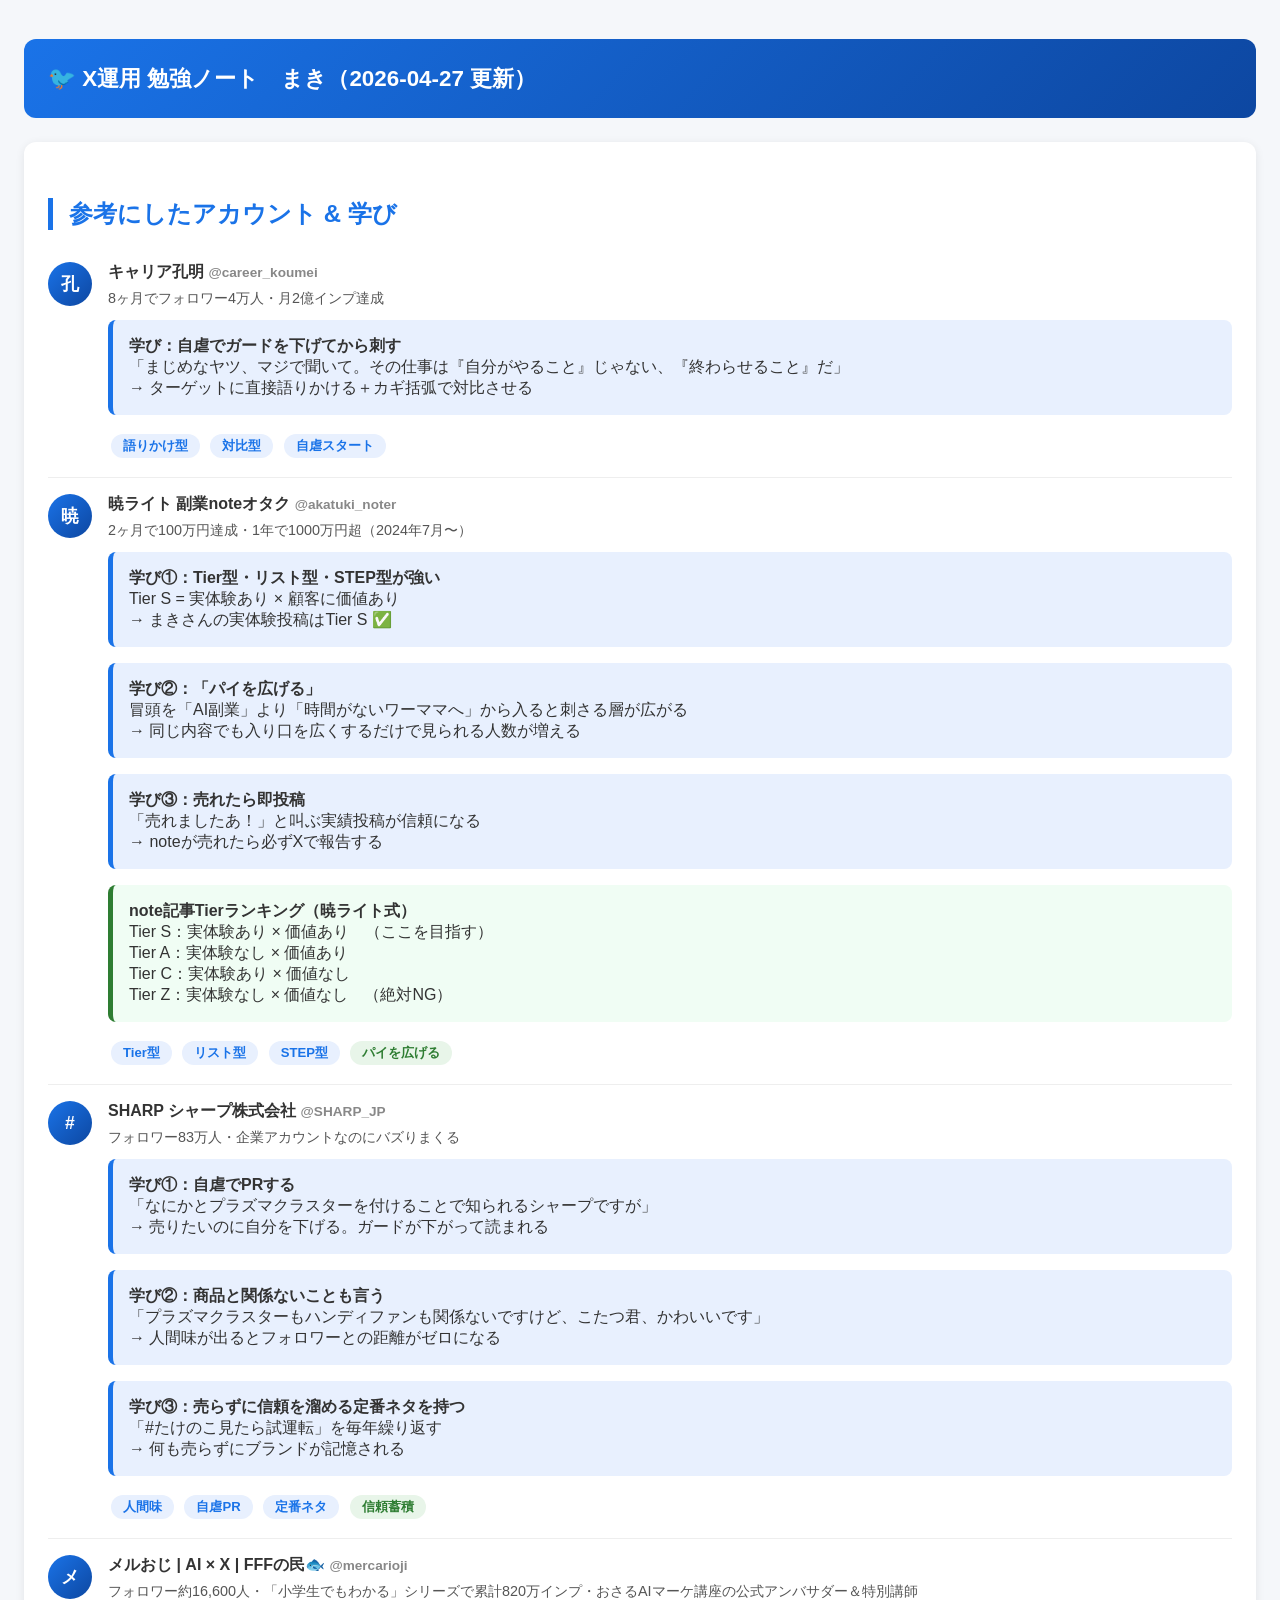
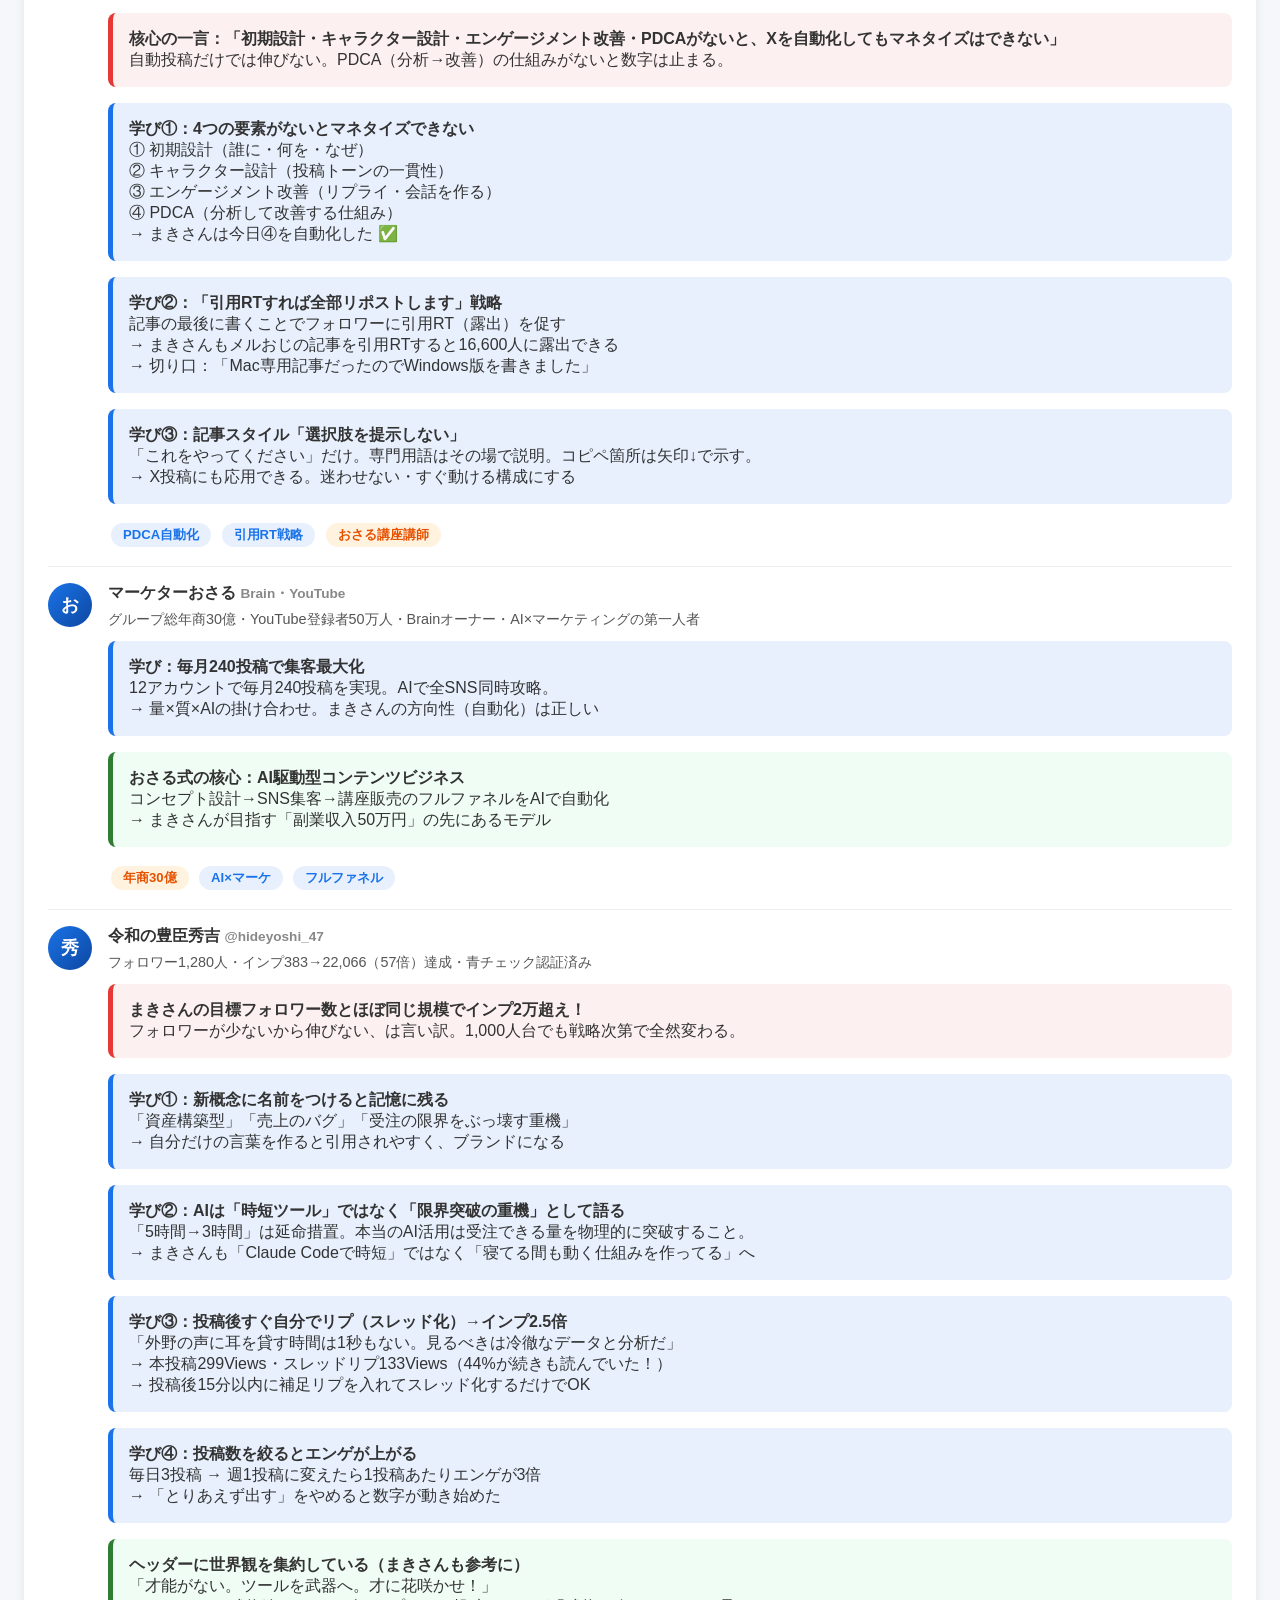
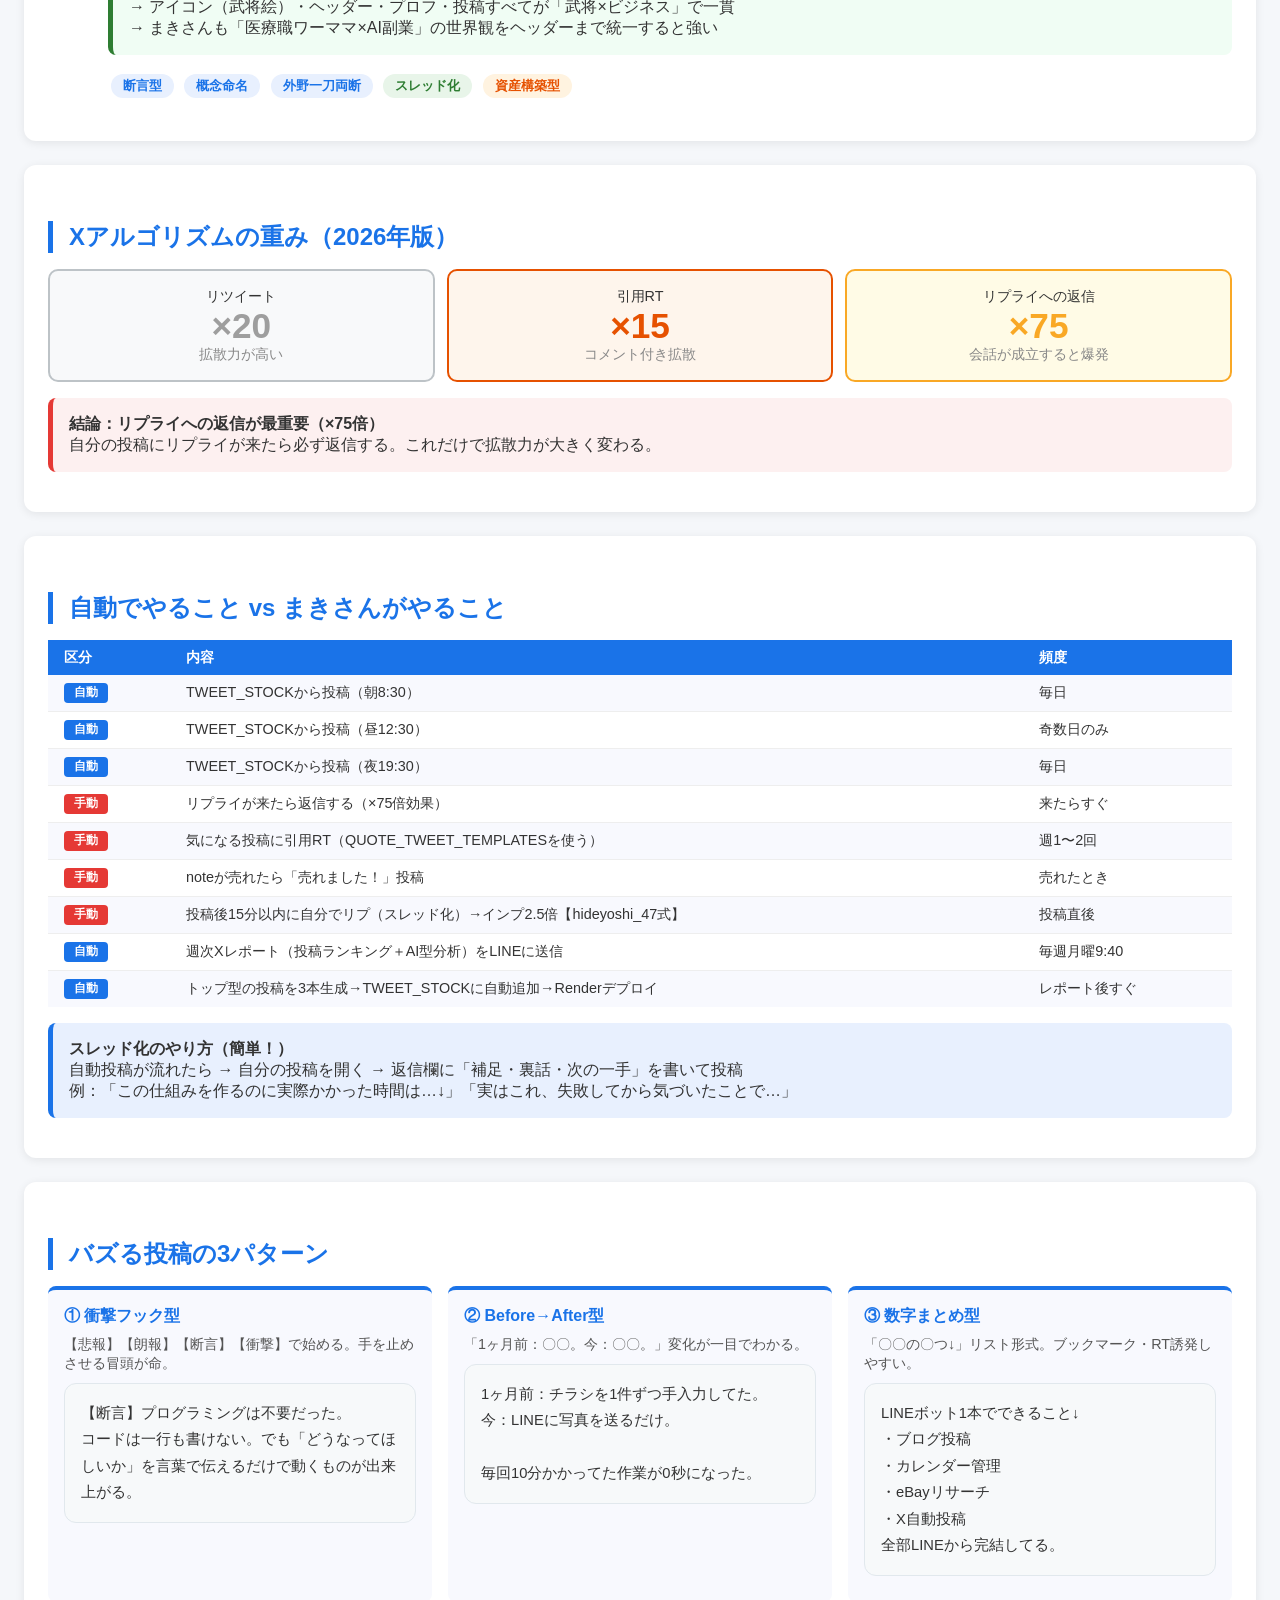
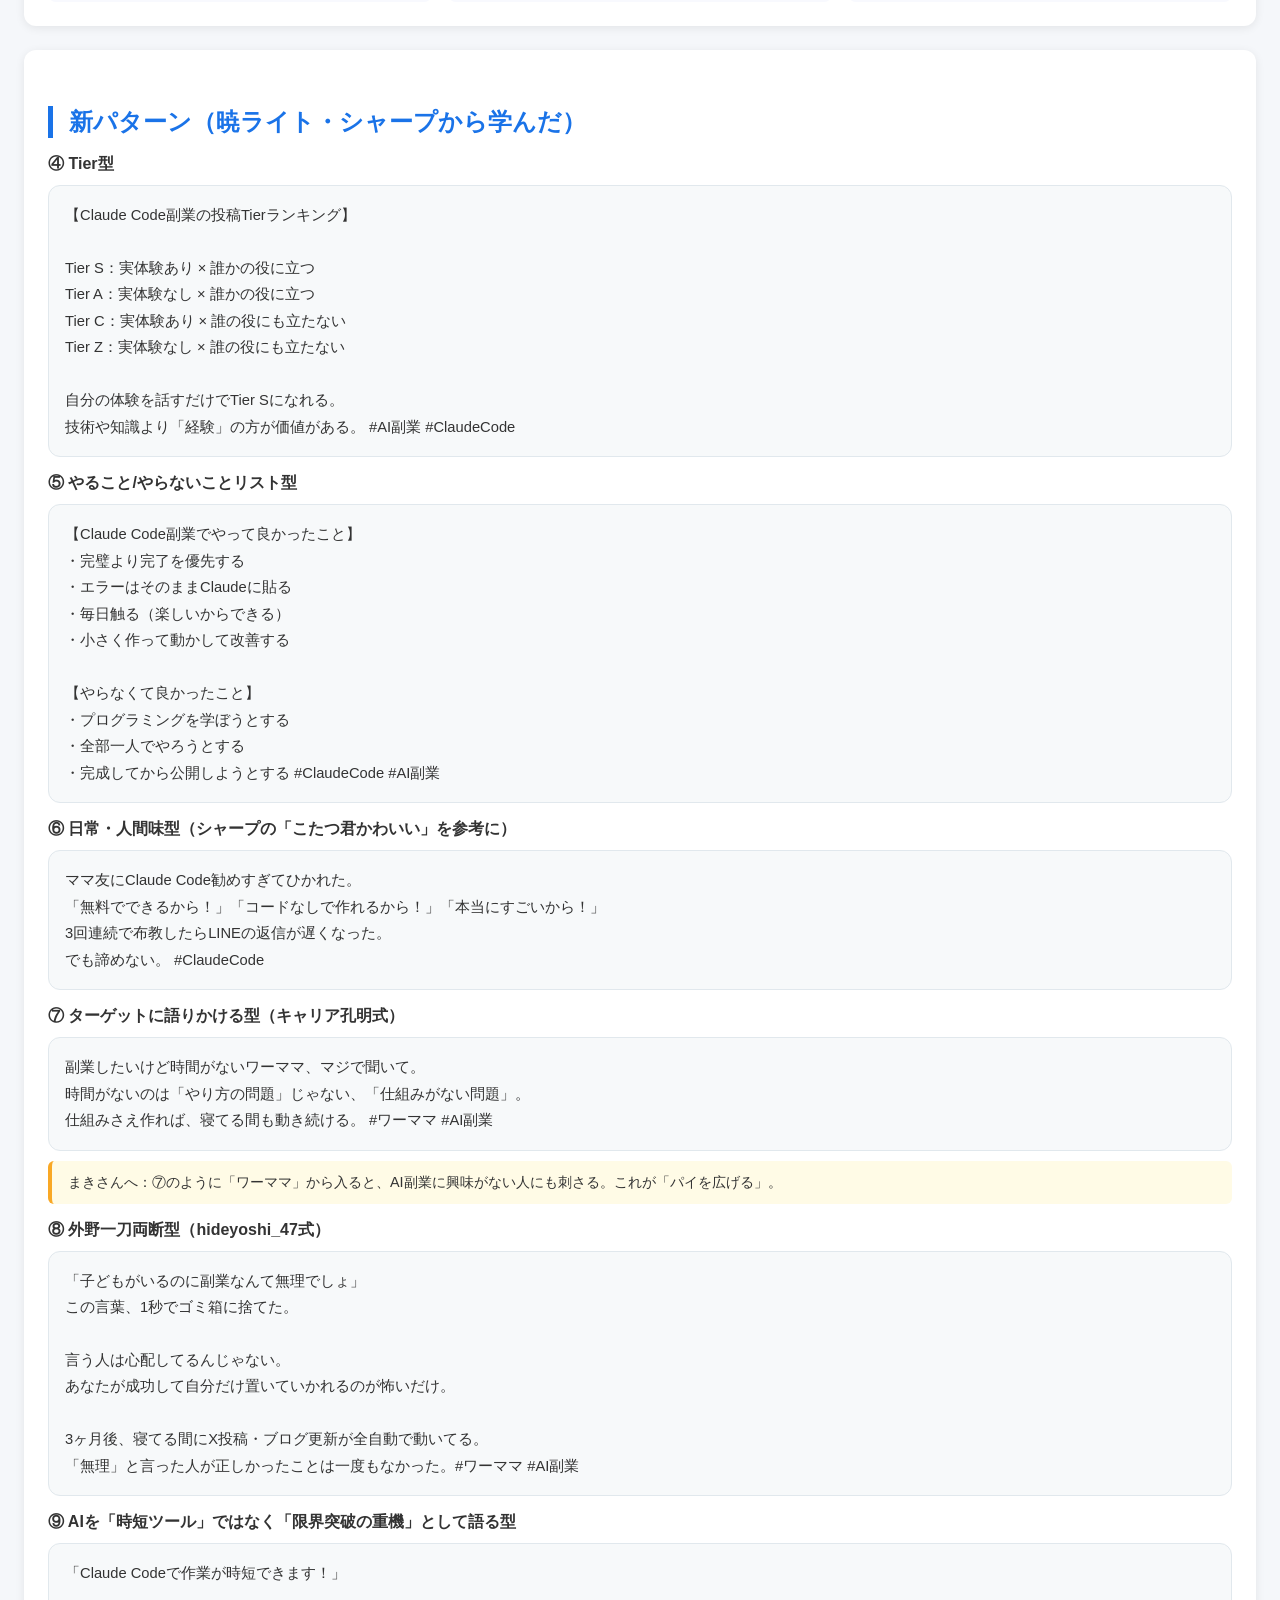
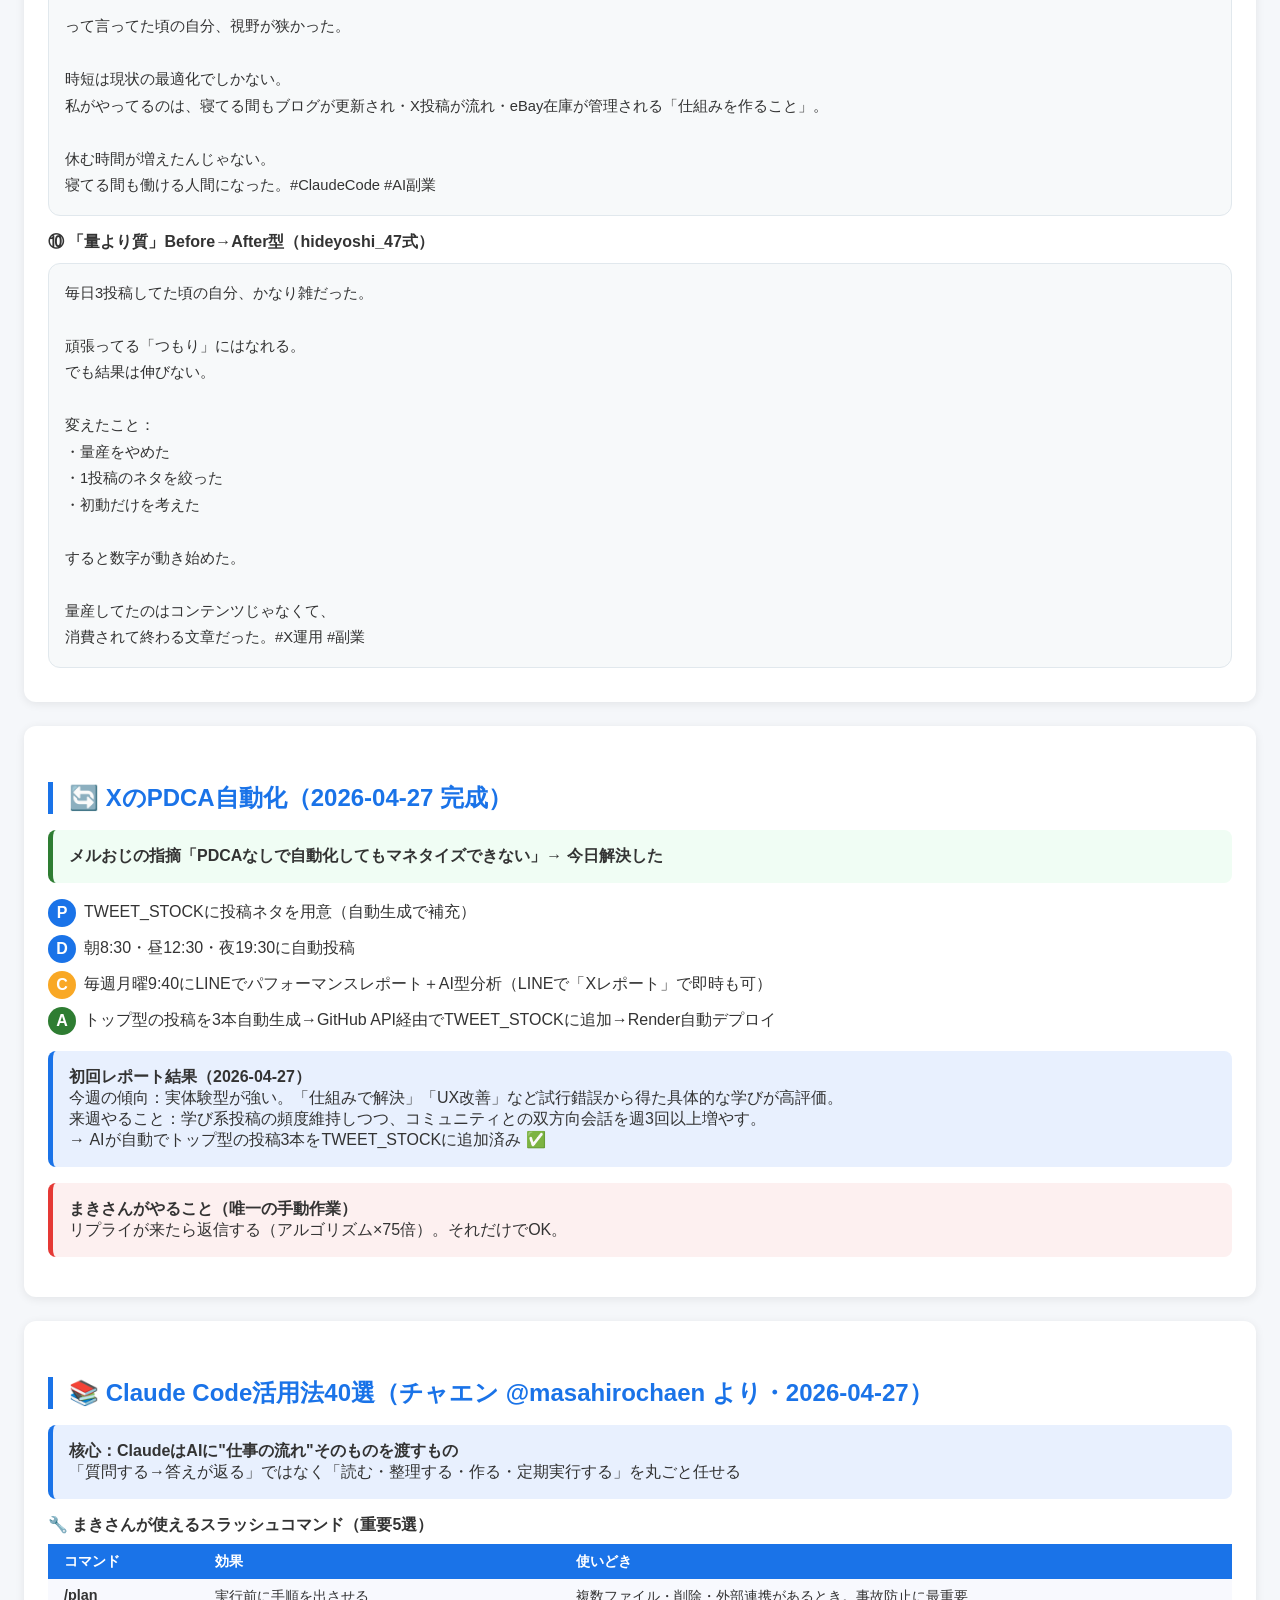
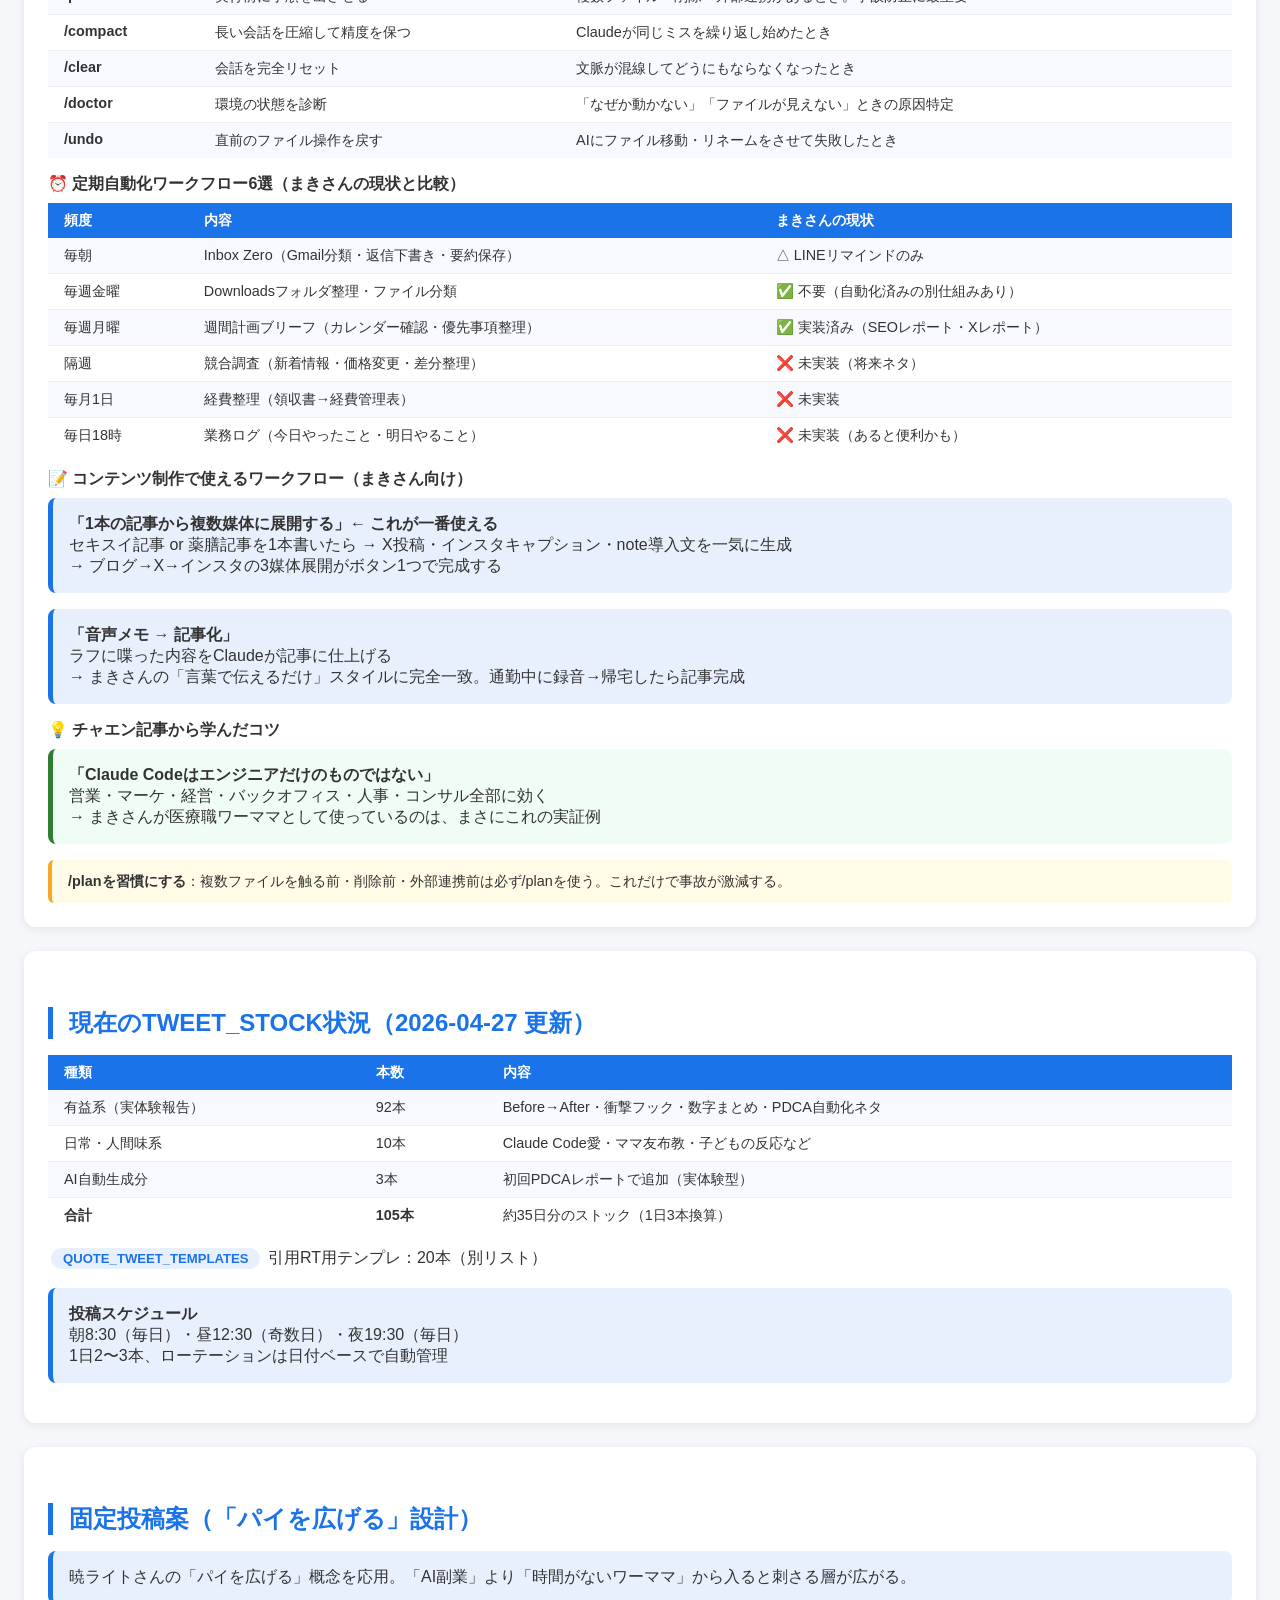
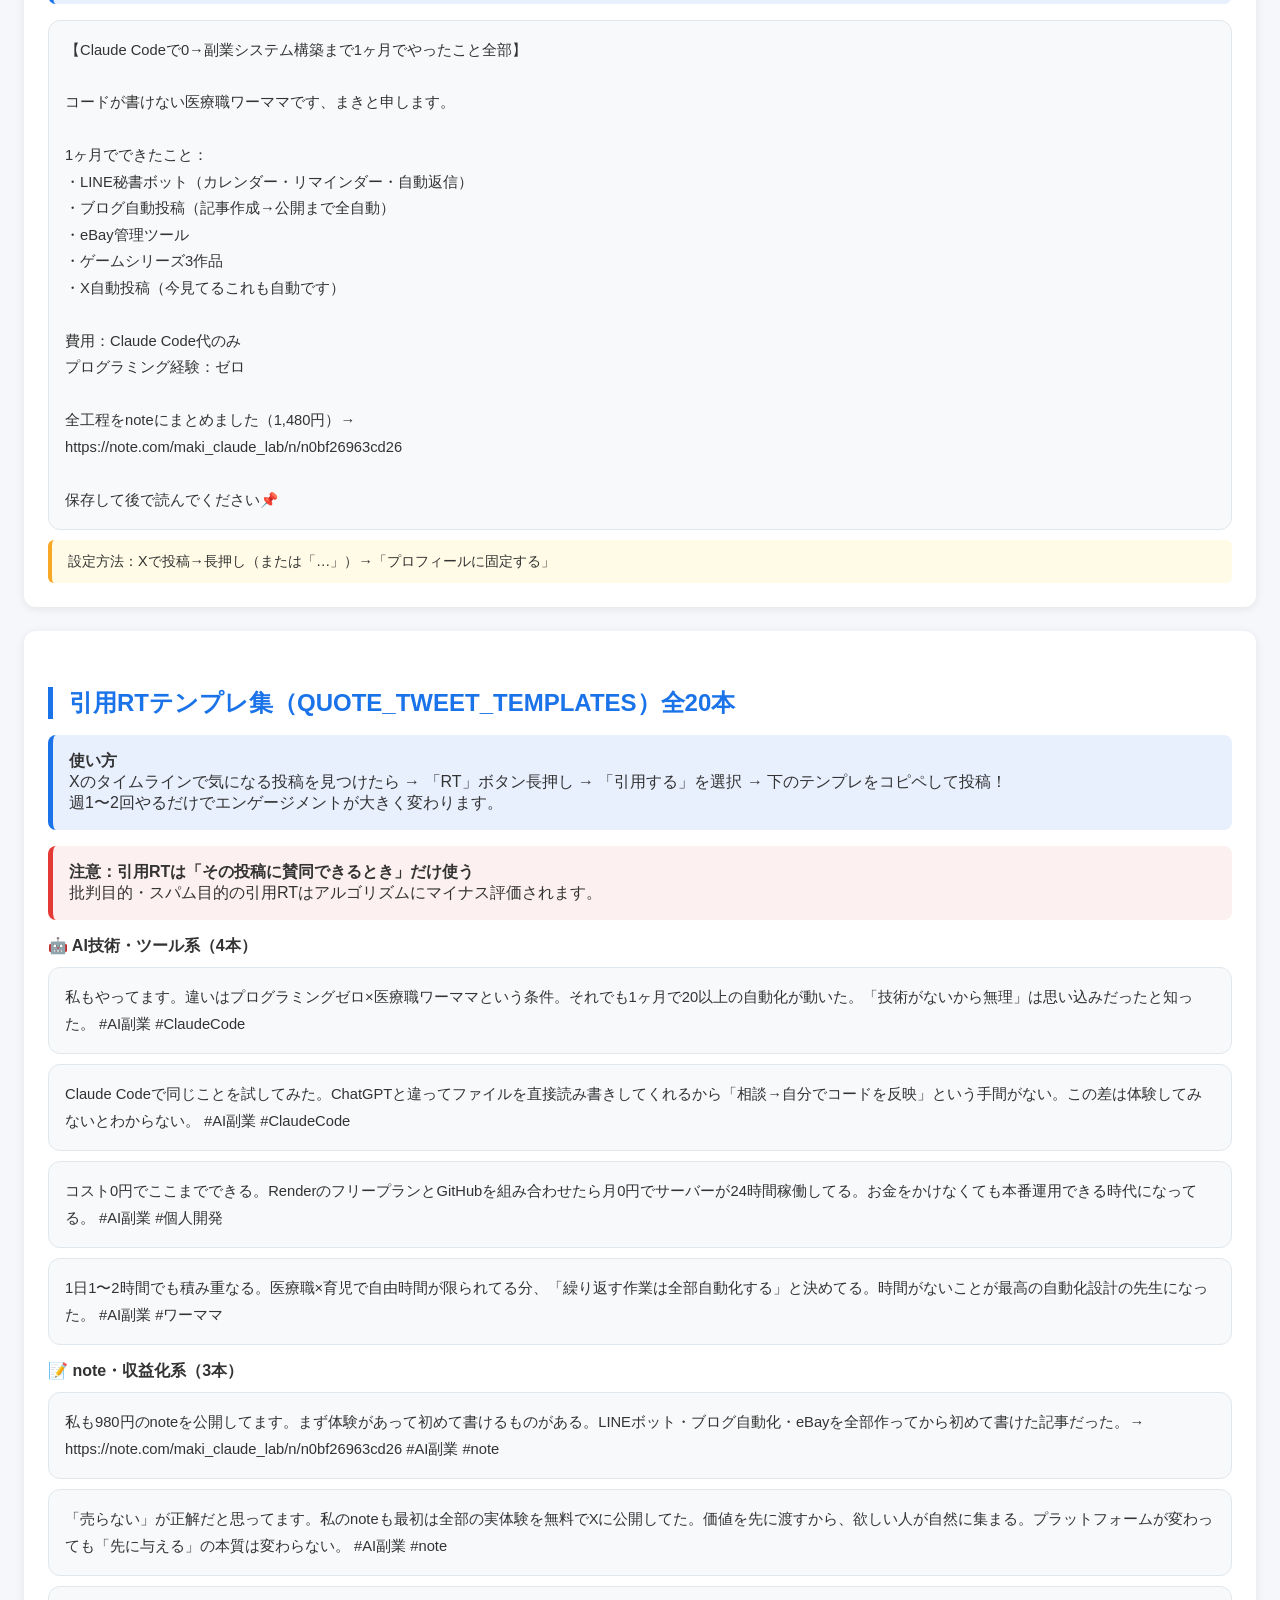
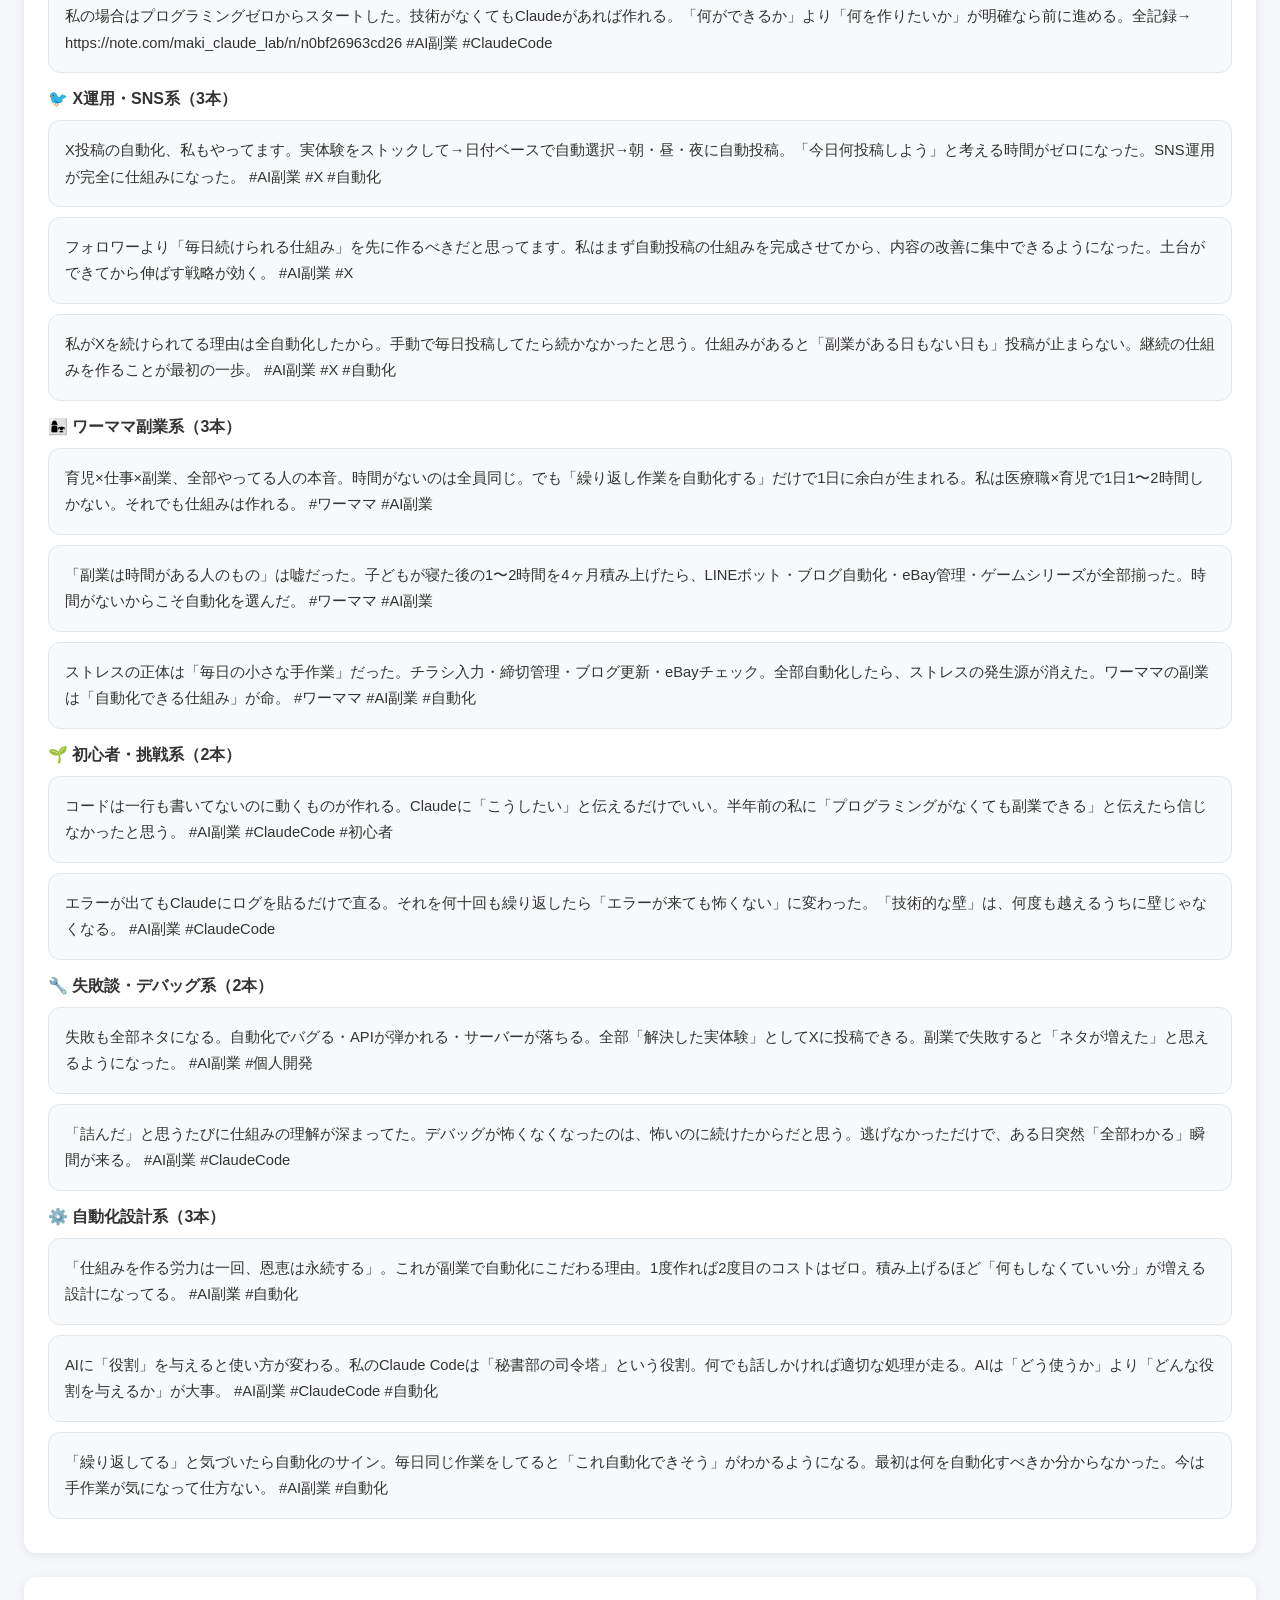
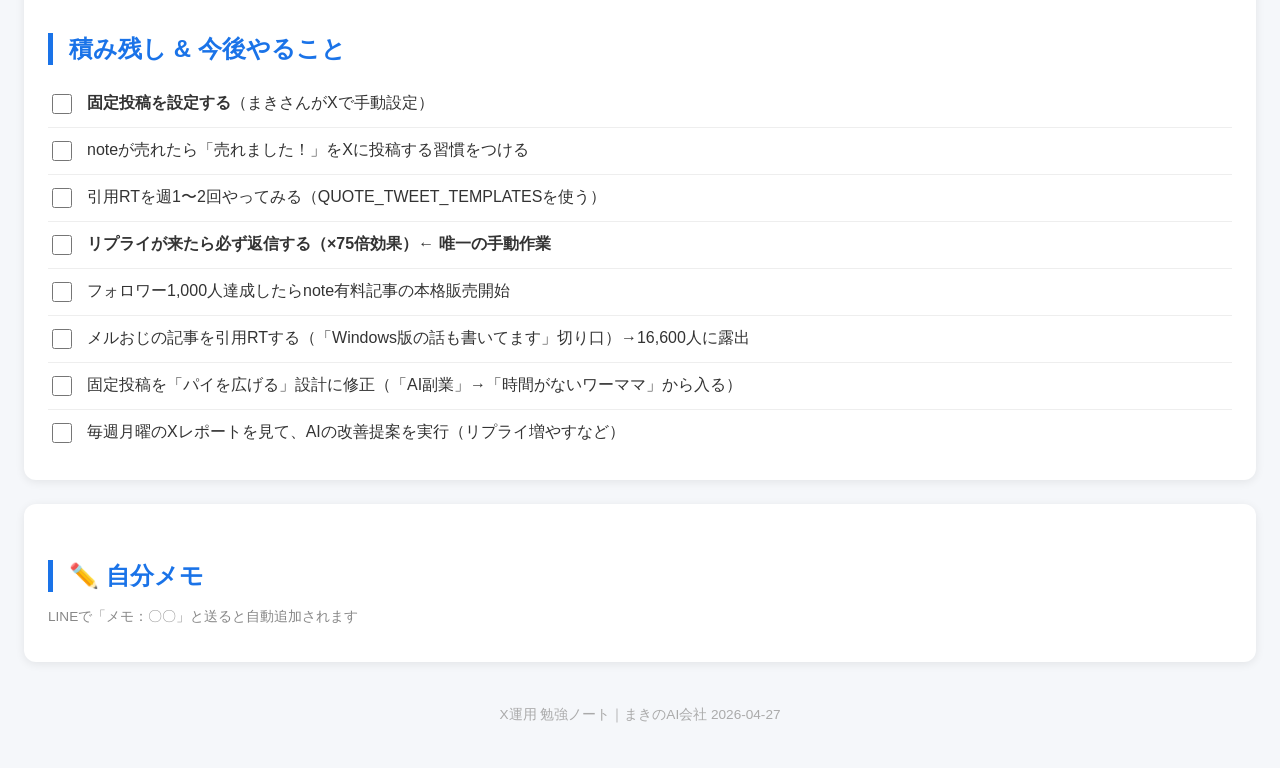
<file: x_study_note.html>
<!DOCTYPE html>
<html lang="ja">
<head>
<meta charset="UTF-8">
<meta name="viewport" content="width=device-width, initial-scale=1.0">
<title>X運用 勉強ノート</title>
<style>
  body { font-family: 'Hiragino Sans', sans-serif; background: #f5f7fa; color: #333; margin: 0; padding: 24px; font-size: 16px; }
  h1 { background: linear-gradient(135deg, #1a73e8, #0d47a1); color: white; padding: 24px; border-radius: 12px; font-size: 1.4em; margin-bottom: 24px; }
  h2 { color: #1a73e8; border-left: 5px solid #1a73e8; padding-left: 16px; margin-top: 32px; margin-bottom: 16px; }
  h3 { color: #333; margin-top: 16px; margin-bottom: 8px; font-size: 1em; }
  .card { background: white; border-radius: 12px; padding: 24px; margin-bottom: 24px; box-shadow: 0 2px 10px rgba(0,0,0,0.08); }
  .point { background: #e8f0fe; border-left: 5px solid #1a73e8; padding: 16px; border-radius: 8px; margin-bottom: 16px; }
  .warn { background: #fdf0f0; border-left: 5px solid #e53935; padding: 16px; border-radius: 8px; margin-bottom: 16px; }
  .green { background: #f0fdf4; border-left: 5px solid #2e7d32; padding: 16px; border-radius: 8px; margin-bottom: 16px; }
  .yellow { background: #fffbe6; border-left: 4px solid #f9a825; padding: 12px 16px; border-radius: 6px; margin-top: 8px; font-size: 0.9em; }
  table { width: 100%; border-collapse: collapse; margin-top: 8px; }
  th { background: #1a73e8; color: white; padding: 8px 16px; text-align: left; font-size: 0.9em; }
  td { padding: 8px 16px; border-bottom: 1px solid #eee; font-size: 0.9em; vertical-align: top; }
  tr:last-child td { border-bottom: none; }
  tr:nth-child(even) td { background: #f8f9fe; }
  .badge { display: inline-block; border-radius: 20px; padding: 3px 12px; font-size: 0.82em; margin: 3px; font-weight: bold; }
  .badge-blue { background: #e8f0fe; color: #1a73e8; }
  .badge-red { background: #fde8e8; color: #c62828; }
  .badge-green { background: #e8f5e9; color: #2e7d32; }
  .badge-orange { background: #fff3e0; color: #e65100; }
  /* テーブル内バッジ */
  .b-auto { display: inline-block; background: #1a73e8; color: white; border-radius: 4px; padding: 2px 10px; font-size: 0.82em; font-weight: bold; }
  .b-hand { display: inline-block; background: #e53935; color: white; border-radius: 4px; padding: 2px 10px; font-size: 0.82em; font-weight: bold; }
  /* アカウントカード */
  .account { display: flex; align-items: flex-start; gap: 16px; padding: 16px 0; border-bottom: 1px solid #eee; }
  .account:last-child { border-bottom: none; }
  .account-icon { background: linear-gradient(135deg, #1a73e8, #0d47a1); color: white; border-radius: 50%; width: 44px; height: 44px; display: flex; align-items: center; justify-content: center; font-weight: bold; flex-shrink: 0; font-size: 1.1em; }
  .account-body { flex: 1; }
  .account-name { font-weight: bold; }
  .account-handle { color: #888; font-size: 0.85em; }
  /* ツイート表示枠 */
  .tweet-box { background: #f7f9fa; border: 1px solid #e1e8ed; border-radius: 12px; padding: 16px; margin: 10px 0; font-size: 0.92em; line-height: 1.8; white-space: pre-wrap; }
  /* アルゴリズム重みグリッド */
  .weight-grid { display: grid; grid-template-columns: repeat(3, 1fr); gap: 12px; margin-top: 16px; }
  .weight-box { text-align: center; padding: 16px; border-radius: 10px; background: white; border: 2px solid #eee; }
  .weight-box.gold { border-color: #f9a825; background: #fffbe6; }
  .weight-box.silver { border-color: #bdc3c7; background: #f8f9fa; }
  .weight-box.bronze { border-color: #e65100; background: #fef5ec; }
  .weight-num { font-size: 2.2em; font-weight: bold; }
  /* パターンカードグリッド */
  .pattern-grid { display: grid; grid-template-columns: repeat(auto-fit, minmax(220px, 1fr)); gap: 16px; margin-top: 16px; }
  .pattern-card { background: #f8f9fe; border-radius: 8px; padding: 16px; border-top: 4px solid #1a73e8; }
  .pattern-card strong { display: block; margin-bottom: 8px; color: #1a73e8; }
  /* TODOリスト */
  .todo-row { display: flex; align-items: center; gap: 12px; padding: 10px 0; border-bottom: 1px solid #eee; }
  .todo-row:last-child { border-bottom: none; }
  .todo-row input { width: 20px; height: 20px; cursor: pointer; flex-shrink: 0; }
  /* media-cardスタイル（web_marketing_notes.htmlと共通）*/
  .media-grid { display: grid; grid-template-columns: repeat(auto-fit, minmax(200px, 1fr)); gap: 16px; margin-top: 16px; }
  .media-card { background: #f8f9fe; border-radius: 8px; padding: 16px; border-top: 4px solid #1a73e8; }
  .media-card strong { display: block; margin-bottom: 8px; }
  .media-card ul { margin: 0; padding-left: 16px; font-size: 0.88em; color: #555; }
  .memo-item { padding: 8px 0; border-bottom: 1px dashed #eee; font-size: 0.9em; line-height: 1.6; }
  .memo-item:last-of-type { border-bottom: none; }
  .memo-date { color: #aaa; font-size: 0.82em; margin-right: 8px; }
  @media (max-width: 600px) { .weight-grid { grid-template-columns: 1fr; } .pattern-grid { grid-template-columns: 1fr; } }
</style>
</head>
<body>

<h1>🐦 X運用 勉強ノート　まき（2026-04-27 更新）</h1>

<!-- 参考アカウント -->
<div class="card">
  <h2>参考にしたアカウント &amp; 学び</h2>

  <div class="account">
    <div class="account-icon">孔</div>
    <div class="account-body">
      <div class="account-name">キャリア孔明 <span class="account-handle">@career_koumei</span></div>
      <div style="margin-top:6px;font-size:0.9em;color:#555;">8ヶ月でフォロワー4万人・月2億インプ達成</div>
      <div class="point" style="margin-top:12px;">
        <strong>学び：自虐でガードを下げてから刺す</strong><br>
        「まじめなヤツ、マジで聞いて。その仕事は『自分がやること』じゃない、『終わらせること』だ」<br>
        → ターゲットに直接語りかける＋カギ括弧で対比させる
      </div>
      <div>
        <span class="badge badge-blue">語りかけ型</span>
        <span class="badge badge-blue">対比型</span>
        <span class="badge badge-blue">自虐スタート</span>
      </div>
    </div>
  </div>

  <div class="account">
    <div class="account-icon">暁</div>
    <div class="account-body">
      <div class="account-name">暁ライト 副業noteオタク <span class="account-handle">@akatuki_noter</span></div>
      <div style="margin-top:6px;font-size:0.9em;color:#555;">2ヶ月で100万円達成・1年で1000万円超（2024年7月〜）</div>
      <div class="point" style="margin-top:12px;">
        <strong>学び①：Tier型・リスト型・STEP型が強い</strong><br>
        Tier S = 実体験あり × 顧客に価値あり<br>
        → まきさんの実体験投稿はTier S ✅
      </div>
      <div class="point">
        <strong>学び②：「パイを広げる」</strong><br>
        冒頭を「AI副業」より「時間がないワーママへ」から入ると刺さる層が広がる<br>
        → 同じ内容でも入り口を広くするだけで見られる人数が増える
      </div>
      <div class="point">
        <strong>学び③：売れたら即投稿</strong><br>
        「売れましたあ！」と叫ぶ実績投稿が信頼になる<br>
        → noteが売れたら必ずXで報告する
      </div>
      <div class="green">
        <strong>note記事Tierランキング（暁ライト式）</strong><br>
        Tier S：実体験あり × 価値あり　（ここを目指す）<br>
        Tier A：実体験なし × 価値あり<br>
        Tier C：実体験あり × 価値なし<br>
        Tier Z：実体験なし × 価値なし　（絶対NG）
      </div>
      <div>
        <span class="badge badge-blue">Tier型</span>
        <span class="badge badge-blue">リスト型</span>
        <span class="badge badge-blue">STEP型</span>
        <span class="badge badge-green">パイを広げる</span>
      </div>
    </div>
  </div>

  <div class="account">
    <div class="account-icon">#</div>
    <div class="account-body">
      <div class="account-name">SHARP シャープ株式会社 <span class="account-handle">@SHARP_JP</span></div>
      <div style="margin-top:6px;font-size:0.9em;color:#555;">フォロワー83万人・企業アカウントなのにバズりまくる</div>
      <div class="point" style="margin-top:12px;">
        <strong>学び①：自虐でPRする</strong><br>
        「なにかとプラズマクラスターを付けることで知られるシャープですが」<br>
        → 売りたいのに自分を下げる。ガードが下がって読まれる
      </div>
      <div class="point">
        <strong>学び②：商品と関係ないことも言う</strong><br>
        「プラズマクラスターもハンディファンも関係ないですけど、こたつ君、かわいいです」<br>
        → 人間味が出るとフォロワーとの距離がゼロになる
      </div>
      <div class="point">
        <strong>学び③：売らずに信頼を溜める定番ネタを持つ</strong><br>
        「#たけのこ見たら試運転」を毎年繰り返す<br>
        → 何も売らずにブランドが記憶される
      </div>
      <div>
        <span class="badge badge-blue">人間味</span>
        <span class="badge badge-blue">自虐PR</span>
        <span class="badge badge-blue">定番ネタ</span>
        <span class="badge badge-green">信頼蓄積</span>
      </div>
    </div>
  </div>

  <div class="account">
    <div class="account-icon">メ</div>
    <div class="account-body">
      <div class="account-name">メルおじ | AI × X | FFFの民🐟 <span class="account-handle">@mercarioji</span></div>
      <div style="margin-top:6px;font-size:0.9em;color:#555;">フォロワー約16,600人・「小学生でもわかる」シリーズで累計820万インプ・おさるAIマーケ講座の公式アンバサダー＆特別講師</div>
      <div class="warn" style="margin-top:12px;">
        <strong>核心の一言：「初期設計・キャラクター設計・エンゲージメント改善・PDCAがないと、Xを自動化してもマネタイズはできない」</strong><br>
        自動投稿だけでは伸びない。PDCA（分析→改善）の仕組みがないと数字は止まる。
      </div>
      <div class="point">
        <strong>学び①：4つの要素がないとマネタイズできない</strong><br>
        ① 初期設計（誰に・何を・なぜ）<br>
        ② キャラクター設計（投稿トーンの一貫性）<br>
        ③ エンゲージメント改善（リプライ・会話を作る）<br>
        ④ PDCA（分析して改善する仕組み）<br>
        → まきさんは今日④を自動化した ✅
      </div>
      <div class="point">
        <strong>学び②：「引用RTすれば全部リポストします」戦略</strong><br>
        記事の最後に書くことでフォロワーに引用RT（露出）を促す<br>
        → まきさんもメルおじの記事を引用RTすると16,600人に露出できる<br>
        → 切り口：「Mac専用記事だったのでWindows版を書きました」
      </div>
      <div class="point">
        <strong>学び③：記事スタイル「選択肢を提示しない」</strong><br>
        「これをやってください」だけ。専門用語はその場で説明。コピペ箇所は矢印↓で示す。<br>
        → X投稿にも応用できる。迷わせない・すぐ動ける構成にする
      </div>
      <div>
        <span class="badge badge-blue">PDCA自動化</span>
        <span class="badge badge-blue">引用RT戦略</span>
        <span class="badge badge-orange">おさる講座講師</span>
      </div>
    </div>
  </div>

  <div class="account">
    <div class="account-icon">お</div>
    <div class="account-body">
      <div class="account-name">マーケターおさる <span class="account-handle">Brain・YouTube</span></div>
      <div style="margin-top:6px;font-size:0.9em;color:#555;">グループ総年商30億・YouTube登録者50万人・Brainオーナー・AI×マーケティングの第一人者</div>
      <div class="point" style="margin-top:12px;">
        <strong>学び：毎月240投稿で集客最大化</strong><br>
        12アカウントで毎月240投稿を実現。AIで全SNS同時攻略。<br>
        → 量×質×AIの掛け合わせ。まきさんの方向性（自動化）は正しい
      </div>
      <div class="green">
        <strong>おさる式の核心：AI駆動型コンテンツビジネス</strong><br>
        コンセプト設計→SNS集客→講座販売のフルファネルをAIで自動化<br>
        → まきさんが目指す「副業収入50万円」の先にあるモデル
      </div>
      <div>
        <span class="badge badge-orange">年商30億</span>
        <span class="badge badge-blue">AI×マーケ</span>
        <span class="badge badge-blue">フルファネル</span>
      </div>
    </div>
  </div>

  <div class="account">
    <div class="account-icon">秀</div>
    <div class="account-body">
      <div class="account-name">令和の豊臣秀吉 <span class="account-handle">@hideyoshi_47</span></div>
      <div style="margin-top:6px;font-size:0.9em;color:#555;">フォロワー1,280人・インプ383→22,066（57倍）達成・青チェック認証済み</div>
      <div class="warn" style="margin-top:12px;">
        <strong>まきさんの目標フォロワー数とほぼ同じ規模でインプ2万超え！</strong><br>
        フォロワーが少ないから伸びない、は言い訳。1,000人台でも戦略次第で全然変わる。
      </div>
      <div class="point">
        <strong>学び①：新概念に名前をつけると記憶に残る</strong><br>
        「資産構築型」「売上のバグ」「受注の限界をぶっ壊す重機」<br>
        → 自分だけの言葉を作ると引用されやすく、ブランドになる
      </div>
      <div class="point">
        <strong>学び②：AIは「時短ツール」ではなく「限界突破の重機」として語る</strong><br>
        「5時間→3時間」は延命措置。本当のAI活用は受注できる量を物理的に突破すること。<br>
        → まきさんも「Claude Codeで時短」ではなく「寝てる間も動く仕組みを作ってる」へ
      </div>
      <div class="point">
        <strong>学び③：投稿後すぐ自分でリプ（スレッド化）→インプ2.5倍</strong><br>
        「外野の声に耳を貸す時間は1秒もない。見るべきは冷徹なデータと分析だ」<br>
        → 本投稿299Views・スレッドリプ133Views（44%が続きも読んでいた！）<br>
        → 投稿後15分以内に補足リプを入れてスレッド化するだけでOK
      </div>
      <div class="point">
        <strong>学び④：投稿数を絞るとエンゲが上がる</strong><br>
        毎日3投稿 → 週1投稿に変えたら1投稿あたりエンゲが3倍<br>
        → 「とりあえず出す」をやめると数字が動き始めた
      </div>
      <div class="green">
        <strong>ヘッダーに世界観を集約している（まきさんも参考に）</strong><br>
        「才能がない。ツールを武器へ。才に花咲かせ！」<br>
        → アイコン（武将絵）・ヘッダー・プロフ・投稿すべてが「武将×ビジネス」で一貫<br>
        → まきさんも「医療職ワーママ×AI副業」の世界観をヘッダーまで統一すると強い
      </div>
      <div>
        <span class="badge badge-blue">断言型</span>
        <span class="badge badge-blue">概念命名</span>
        <span class="badge badge-blue">外野一刀両断</span>
        <span class="badge badge-green">スレッド化</span>
        <span class="badge badge-orange">資産構築型</span>
      </div>
    </div>
  </div>
</div>

<!-- Xアルゴリズムの重み -->
<div class="card">
  <h2>Xアルゴリズムの重み（2026年版）</h2>
  <div class="weight-grid">
    <div class="weight-box silver">
      <div style="font-size:0.9em;">リツイート</div>
      <div class="weight-num" style="color:#9e9e9e;">×20</div>
      <div style="font-size:0.85em;color:#888;">拡散力が高い</div>
    </div>
    <div class="weight-box bronze">
      <div style="font-size:0.9em;">引用RT</div>
      <div class="weight-num" style="color:#e65100;">×15</div>
      <div style="font-size:0.85em;color:#888;">コメント付き拡散</div>
    </div>
    <div class="weight-box gold">
      <div style="font-size:0.9em;">リプライへの返信</div>
      <div class="weight-num" style="color:#f9a825;">×75</div>
      <div style="font-size:0.85em;color:#888;">会話が成立すると爆発</div>
    </div>
  </div>
  <div class="warn" style="margin-top:16px;">
    <strong>結論：リプライへの返信が最重要（×75倍）</strong><br>
    自分の投稿にリプライが来たら必ず返信する。これだけで拡散力が大きく変わる。
  </div>
</div>

<!-- 自動vs手動 -->
<div class="card">
  <h2>自動でやること vs まきさんがやること</h2>
  <table>
    <tr><th>区分</th><th>内容</th><th>頻度</th></tr>
    <tr>
      <td><span class="b-auto">自動</span></td>
      <td>TWEET_STOCKから投稿（朝8:30）</td>
      <td>毎日</td>
    </tr>
    <tr>
      <td><span class="b-auto">自動</span></td>
      <td>TWEET_STOCKから投稿（昼12:30）</td>
      <td>奇数日のみ</td>
    </tr>
    <tr>
      <td><span class="b-auto">自動</span></td>
      <td>TWEET_STOCKから投稿（夜19:30）</td>
      <td>毎日</td>
    </tr>
    <tr>
      <td><span class="b-hand">手動</span></td>
      <td>リプライが来たら返信する（×75倍効果）</td>
      <td>来たらすぐ</td>
    </tr>
    <tr>
      <td><span class="b-hand">手動</span></td>
      <td>気になる投稿に引用RT（QUOTE_TWEET_TEMPLATESを使う）</td>
      <td>週1〜2回</td>
    </tr>
    <tr>
      <td><span class="b-hand">手動</span></td>
      <td>noteが売れたら「売れました！」投稿</td>
      <td>売れたとき</td>
    </tr>
    <tr>
      <td><span class="b-hand">手動</span></td>
      <td>投稿後15分以内に自分でリプ（スレッド化）→インプ2.5倍【hideyoshi_47式】</td>
      <td>投稿直後</td>
    </tr>
    <tr>
      <td><span class="b-auto">自動</span></td>
      <td>週次Xレポート（投稿ランキング＋AI型分析）をLINEに送信</td>
      <td>毎週月曜9:40</td>
    </tr>
    <tr>
      <td><span class="b-auto">自動</span></td>
      <td>トップ型の投稿を3本生成→TWEET_STOCKに自動追加→Renderデプロイ</td>
      <td>レポート後すぐ</td>
    </tr>
  </table>
  <div class="point" style="margin-top:16px;">
    <strong>スレッド化のやり方（簡単！）</strong><br>
    自動投稿が流れたら → 自分の投稿を開く → 返信欄に「補足・裏話・次の一手」を書いて投稿<br>
    例：「この仕組みを作るのに実際かかった時間は…↓」「実はこれ、失敗してから気づいたことで…」
  </div>
</div>

<!-- バズる投稿の3パターン -->
<div class="card">
  <h2>バズる投稿の3パターン</h2>
  <div class="pattern-grid">
    <div class="pattern-card">
      <strong>① 衝撃フック型</strong>
      <div style="font-size:0.9em;color:#555;margin-bottom:10px;">【悲報】【朗報】【断言】【衝撃】で始める。手を止めさせる冒頭が命。</div>
      <div class="tweet-box">【断言】プログラミングは不要だった。
コードは一行も書けない。でも「どうなってほしいか」を言葉で伝えるだけで動くものが出来上がる。</div>
    </div>
    <div class="pattern-card">
      <strong>② Before→After型</strong>
      <div style="font-size:0.9em;color:#555;margin-bottom:10px;">「1ヶ月前：〇〇。今：〇〇。」変化が一目でわかる。</div>
      <div class="tweet-box">1ヶ月前：チラシを1件ずつ手入力してた。
今：LINEに写真を送るだけ。

毎回10分かかってた作業が0秒になった。</div>
    </div>
    <div class="pattern-card">
      <strong>③ 数字まとめ型</strong>
      <div style="font-size:0.9em;color:#555;margin-bottom:10px;">「〇〇の〇つ↓」リスト形式。ブックマーク・RT誘発しやすい。</div>
      <div class="tweet-box">LINEボット1本でできること↓
・ブログ投稿
・カレンダー管理
・eBayリサーチ
・X自動投稿
全部LINEから完結してる。</div>
    </div>
  </div>
</div>

<!-- 今回追加した新パターン -->
<div class="card">
  <h2>新パターン（暁ライト・シャープから学んだ）</h2>

  <h3>④ Tier型</h3>
  <div class="tweet-box">【Claude Code副業の投稿Tierランキング】

Tier S：実体験あり × 誰かの役に立つ
Tier A：実体験なし × 誰かの役に立つ
Tier C：実体験あり × 誰の役にも立たない
Tier Z：実体験なし × 誰の役にも立たない

自分の体験を話すだけでTier Sになれる。
技術や知識より「経験」の方が価値がある。 #AI副業 #ClaudeCode</div>

  <h3>⑤ やること/やらないことリスト型</h3>
  <div class="tweet-box">【Claude Code副業でやって良かったこと】
・完璧より完了を優先する
・エラーはそのままClaudeに貼る
・毎日触る（楽しいからできる）
・小さく作って動かして改善する

【やらなくて良かったこと】
・プログラミングを学ぼうとする
・全部一人でやろうとする
・完成してから公開しようとする #ClaudeCode #AI副業</div>

  <h3>⑥ 日常・人間味型（シャープの「こたつ君かわいい」を参考に）</h3>
  <div class="tweet-box">ママ友にClaude Code勧めすぎてひかれた。
「無料でできるから！」「コードなしで作れるから！」「本当にすごいから！」
3回連続で布教したらLINEの返信が遅くなった。
でも諦めない。 #ClaudeCode</div>

  <h3>⑦ ターゲットに語りかける型（キャリア孔明式）</h3>
  <div class="tweet-box">副業したいけど時間がないワーママ、マジで聞いて。
時間がないのは「やり方の問題」じゃない、「仕組みがない問題」。
仕組みさえ作れば、寝てる間も動き続ける。 #ワーママ #AI副業</div>

  <div class="yellow">まきさんへ：⑦のように「ワーママ」から入ると、AI副業に興味がない人にも刺さる。これが「パイを広げる」。</div>

  <h3>⑧ 外野一刀両断型（hideyoshi_47式）</h3>
  <div class="tweet-box">「子どもがいるのに副業なんて無理でしょ」
この言葉、1秒でゴミ箱に捨てた。

言う人は心配してるんじゃない。
あなたが成功して自分だけ置いていかれるのが怖いだけ。

3ヶ月後、寝てる間にX投稿・ブログ更新が全自動で動いてる。
「無理」と言った人が正しかったことは一度もなかった。#ワーママ #AI副業</div>

  <h3>⑨ AIを「時短ツール」ではなく「限界突破の重機」として語る型</h3>
  <div class="tweet-box">「Claude Codeで作業が時短できます！」

って言ってた頃の自分、視野が狭かった。

時短は現状の最適化でしかない。
私がやってるのは、寝てる間もブログが更新され・X投稿が流れ・eBay在庫が管理される「仕組みを作ること」。

休む時間が増えたんじゃない。
寝てる間も働ける人間になった。#ClaudeCode #AI副業</div>

  <h3>⑩ 「量より質」Before→After型（hideyoshi_47式）</h3>
  <div class="tweet-box">毎日3投稿してた頃の自分、かなり雑だった。

頑張ってる「つもり」にはなれる。
でも結果は伸びない。

変えたこと：
・量産をやめた
・1投稿のネタを絞った
・初動だけを考えた

すると数字が動き始めた。

量産してたのはコンテンツじゃなくて、
消費されて終わる文章だった。#X運用 #副業</div>
</div>

<!-- PDCA自動化 -->
<div class="card">
  <h2>🔄 XのPDCA自動化（2026-04-27 完成）</h2>
  <div class="green">
    <strong>メルおじの指摘「PDCAなしで自動化してもマネタイズできない」→ 今日解決した</strong>
  </div>
  <div style="margin-top:16px;">
    <div style="display:flex;align-items:center;gap:8px;margin-bottom:8px;">
      <span style="background:#1a73e8;color:white;border-radius:50%;width:28px;height:28px;display:flex;align-items:center;justify-content:center;font-weight:bold;flex-shrink:0;">P</span>
      <span>TWEET_STOCKに投稿ネタを用意（自動生成で補充）</span>
    </div>
    <div style="display:flex;align-items:center;gap:8px;margin-bottom:8px;">
      <span style="background:#1a73e8;color:white;border-radius:50%;width:28px;height:28px;display:flex;align-items:center;justify-content:center;font-weight:bold;flex-shrink:0;">D</span>
      <span>朝8:30・昼12:30・夜19:30に自動投稿</span>
    </div>
    <div style="display:flex;align-items:center;gap:8px;margin-bottom:8px;">
      <span style="background:#f9a825;color:white;border-radius:50%;width:28px;height:28px;display:flex;align-items:center;justify-content:center;font-weight:bold;flex-shrink:0;">C</span>
      <span>毎週月曜9:40にLINEでパフォーマンスレポート＋AI型分析（LINEで「Xレポート」で即時も可）</span>
    </div>
    <div style="display:flex;align-items:center;gap:8px;">
      <span style="background:#2e7d32;color:white;border-radius:50%;width:28px;height:28px;display:flex;align-items:center;justify-content:center;font-weight:bold;flex-shrink:0;">A</span>
      <span>トップ型の投稿を3本自動生成→GitHub API経由でTWEET_STOCKに追加→Render自動デプロイ</span>
    </div>
  </div>
  <div class="point" style="margin-top:16px;">
    <strong>初回レポート結果（2026-04-27）</strong><br>
    今週の傾向：実体験型が強い。「仕組みで解決」「UX改善」など試行錯誤から得た具体的な学びが高評価。<br>
    来週やること：学び系投稿の頻度維持しつつ、コミュニティとの双方向会話を週3回以上増やす。<br>
    → AIが自動でトップ型の投稿3本をTWEET_STOCKに追加済み ✅
  </div>
  <div class="warn">
    <strong>まきさんがやること（唯一の手動作業）</strong><br>
    リプライが来たら返信する（アルゴリズム×75倍）。それだけでOK。
  </div>
</div>

<!-- チャエン記事：Claude Code活用法40選 -->
<div class="card">
  <h2>📚 Claude Code活用法40選（チャエン @masahirochaen より・2026-04-27）</h2>
  <div class="point">
    <strong>核心：ClaudeはAIに"仕事の流れ"そのものを渡すもの</strong><br>
    「質問する→答えが返る」ではなく「読む・整理する・作る・定期実行する」を丸ごと任せる
  </div>

  <h3>🔧 まきさんが使えるスラッシュコマンド（重要5選）</h3>
  <table>
    <tr><th>コマンド</th><th>効果</th><th>使いどき</th></tr>
    <tr><td><strong>/plan</strong></td><td>実行前に手順を出させる</td><td>複数ファイル・削除・外部連携があるとき。事故防止に最重要</td></tr>
    <tr><td><strong>/compact</strong></td><td>長い会話を圧縮して精度を保つ</td><td>Claudeが同じミスを繰り返し始めたとき</td></tr>
    <tr><td><strong>/clear</strong></td><td>会話を完全リセット</td><td>文脈が混線してどうにもならなくなったとき</td></tr>
    <tr><td><strong>/doctor</strong></td><td>環境の状態を診断</td><td>「なぜか動かない」「ファイルが見えない」ときの原因特定</td></tr>
    <tr><td><strong>/undo</strong></td><td>直前のファイル操作を戻す</td><td>AIにファイル移動・リネームをさせて失敗したとき</td></tr>
  </table>

  <h3>⏰ 定期自動化ワークフロー6選（まきさんの現状と比較）</h3>
  <table>
    <tr><th>頻度</th><th>内容</th><th>まきさんの現状</th></tr>
    <tr><td>毎朝</td><td>Inbox Zero（Gmail分類・返信下書き・要約保存）</td><td>△ LINEリマインドのみ</td></tr>
    <tr><td>毎週金曜</td><td>Downloadsフォルダ整理・ファイル分類</td><td>✅ 不要（自動化済みの別仕組みあり）</td></tr>
    <tr><td>毎週月曜</td><td>週間計画ブリーフ（カレンダー確認・優先事項整理）</td><td>✅ 実装済み（SEOレポート・Xレポート）</td></tr>
    <tr><td>隔週</td><td>競合調査（新着情報・価格変更・差分整理）</td><td>❌ 未実装（将来ネタ）</td></tr>
    <tr><td>毎月1日</td><td>経費整理（領収書→経費管理表）</td><td>❌ 未実装</td></tr>
    <tr><td>毎日18時</td><td>業務ログ（今日やったこと・明日やること）</td><td>❌ 未実装（あると便利かも）</td></tr>
  </table>

  <h3>📝 コンテンツ制作で使えるワークフロー（まきさん向け）</h3>
  <div class="point">
    <strong>「1本の記事から複数媒体に展開する」← これが一番使える</strong><br>
    セキスイ記事 or 薬膳記事を1本書いたら → X投稿・インスタキャプション・note導入文を一気に生成<br>
    → ブログ→X→インスタの3媒体展開がボタン1つで完成する
  </div>
  <div class="point">
    <strong>「音声メモ → 記事化」</strong><br>
    ラフに喋った内容をClaudeが記事に仕上げる<br>
    → まきさんの「言葉で伝えるだけ」スタイルに完全一致。通勤中に録音→帰宅したら記事完成
  </div>

  <h3>💡 チャエン記事から学んだコツ</h3>
  <div class="green">
    <strong>「Claude Codeはエンジニアだけのものではない」</strong><br>
    営業・マーケ・経営・バックオフィス・人事・コンサル全部に効く<br>
    → まきさんが医療職ワーママとして使っているのは、まさにこれの実証例
  </div>
  <div class="yellow">
    <strong>/planを習慣にする</strong>：複数ファイルを触る前・削除前・外部連携前は必ず/planを使う。これだけで事故が激減する。
  </div>
</div>

<!-- 現在のストック状況 -->
<div class="card">
  <h2>現在のTWEET_STOCK状況（2026-04-27 更新）</h2>
  <table>
    <tr><th>種類</th><th>本数</th><th>内容</th></tr>
    <tr><td>有益系（実体験報告）</td><td>92本</td><td>Before→After・衝撃フック・数字まとめ・PDCA自動化ネタ</td></tr>
    <tr><td>日常・人間味系</td><td>10本</td><td>Claude Code愛・ママ友布教・子どもの反応など</td></tr>
    <tr><td>AI自動生成分</td><td>3本</td><td>初回PDCAレポートで追加（実体験型）</td></tr>
    <tr><td><strong>合計</strong></td><td><strong>105本</strong></td><td>約35日分のストック（1日3本換算）</td></tr>
  </table>
  <div style="margin-top:12px;">
    <span class="badge badge-blue">QUOTE_TWEET_TEMPLATES</span> 引用RT用テンプレ：20本（別リスト）
  </div>
  <div class="point" style="margin-top:16px;">
    <strong>投稿スケジュール</strong><br>
    朝8:30（毎日）・昼12:30（奇数日）・夜19:30（毎日）<br>
    1日2〜3本、ローテーションは日付ベースで自動管理
  </div>
</div>

<!-- 固定投稿案 -->
<div class="card">
  <h2>固定投稿案（「パイを広げる」設計）</h2>
  <div class="point">
    暁ライトさんの「パイを広げる」概念を応用。「AI副業」より「時間がないワーママ」から入ると刺さる層が広がる。
  </div>
  <div class="tweet-box">【Claude Codeで0→副業システム構築まで1ヶ月でやったこと全部】

コードが書けない医療職ワーママです、まきと申します。

1ヶ月でできたこと：
・LINE秘書ボット（カレンダー・リマインダー・自動返信）
・ブログ自動投稿（記事作成→公開まで全自動）
・eBay管理ツール
・ゲームシリーズ3作品
・X自動投稿（今見てるこれも自動です）

費用：Claude Code代のみ
プログラミング経験：ゼロ

全工程をnoteにまとめました（1,480円）→
https://note.com/maki_claude_lab/n/n0bf26963cd26

保存して後で読んでください📌</div>
  <div class="yellow">設定方法：Xで投稿→長押し（または「…」）→「プロフィールに固定する」</div>
</div>

<!-- 引用RTテンプレ -->
<div class="card">
  <h2>引用RTテンプレ集（QUOTE_TWEET_TEMPLATES）全20本</h2>
  <div class="point">
    <strong>使い方</strong><br>
    Xのタイムラインで気になる投稿を見つけたら → 「RT」ボタン長押し → 「引用する」を選択 → 下のテンプレをコピペして投稿！<br>
    週1〜2回やるだけでエンゲージメントが大きく変わります。
  </div>
  <div class="warn">
    <strong>注意：引用RTは「その投稿に賛同できるとき」だけ使う</strong><br>
    批判目的・スパム目的の引用RTはアルゴリズムにマイナス評価されます。
  </div>

  <h3>🤖 AI技術・ツール系（4本）</h3>
  <div class="tweet-box">私もやってます。違いはプログラミングゼロ×医療職ワーママという条件。それでも1ヶ月で20以上の自動化が動いた。「技術がないから無理」は思い込みだったと知った。 #AI副業 #ClaudeCode</div>
  <div class="tweet-box">Claude Codeで同じことを試してみた。ChatGPTと違ってファイルを直接読み書きしてくれるから「相談→自分でコードを反映」という手間がない。この差は体験してみないとわからない。 #AI副業 #ClaudeCode</div>
  <div class="tweet-box">コスト0円でここまでできる。RenderのフリープランとGitHubを組み合わせたら月0円でサーバーが24時間稼働してる。お金をかけなくても本番運用できる時代になってる。 #AI副業 #個人開発</div>
  <div class="tweet-box">1日1〜2時間でも積み重なる。医療職×育児で自由時間が限られてる分、「繰り返す作業は全部自動化する」と決めてる。時間がないことが最高の自動化設計の先生になった。 #AI副業 #ワーママ</div>

  <h3>📝 note・収益化系（3本）</h3>
  <div class="tweet-box">私も980円のnoteを公開してます。まず体験があって初めて書けるものがある。LINEボット・ブログ自動化・eBayを全部作ってから初めて書けた記事だった。→ https://note.com/maki_claude_lab/n/n0bf26963cd26 #AI副業 #note</div>
  <div class="tweet-box">「売らない」が正解だと思ってます。私のnoteも最初は全部の実体験を無料でXに公開してた。価値を先に渡すから、欲しい人が自然に集まる。プラットフォームが変わっても「先に与える」の本質は変わらない。 #AI副業 #note</div>
  <div class="tweet-box">私の場合はプログラミングゼロからスタートした。技術がなくてもClaudeがあれば作れる。「何ができるか」より「何を作りたいか」が明確なら前に進める。全記録→ https://note.com/maki_claude_lab/n/n0bf26963cd26 #AI副業 #ClaudeCode</div>

  <h3>🐦 X運用・SNS系（3本）</h3>
  <div class="tweet-box">X投稿の自動化、私もやってます。実体験をストックして→日付ベースで自動選択→朝・昼・夜に自動投稿。「今日何投稿しよう」と考える時間がゼロになった。SNS運用が完全に仕組みになった。 #AI副業 #X #自動化</div>
  <div class="tweet-box">フォロワーより「毎日続けられる仕組み」を先に作るべきだと思ってます。私はまず自動投稿の仕組みを完成させてから、内容の改善に集中できるようになった。土台ができてから伸ばす戦略が効く。 #AI副業 #X</div>
  <div class="tweet-box">私がXを続けられてる理由は全自動化したから。手動で毎日投稿してたら続かなかったと思う。仕組みがあると「副業がある日もない日も」投稿が止まらない。継続の仕組みを作ることが最初の一歩。 #AI副業 #X #自動化</div>

  <h3>👩‍👧 ワーママ副業系（3本）</h3>
  <div class="tweet-box">育児×仕事×副業、全部やってる人の本音。時間がないのは全員同じ。でも「繰り返し作業を自動化する」だけで1日に余白が生まれる。私は医療職×育児で1日1〜2時間しかない。それでも仕組みは作れる。 #ワーママ #AI副業</div>
  <div class="tweet-box">「副業は時間がある人のもの」は嘘だった。子どもが寝た後の1〜2時間を4ヶ月積み上げたら、LINEボット・ブログ自動化・eBay管理・ゲームシリーズが全部揃った。時間がないからこそ自動化を選んだ。 #ワーママ #AI副業</div>
  <div class="tweet-box">ストレスの正体は「毎日の小さな手作業」だった。チラシ入力・締切管理・ブログ更新・eBayチェック。全部自動化したら、ストレスの発生源が消えた。ワーママの副業は「自動化できる仕組み」が命。 #ワーママ #AI副業 #自動化</div>

  <h3>🌱 初心者・挑戦系（2本）</h3>
  <div class="tweet-box">コードは一行も書いてないのに動くものが作れる。Claudeに「こうしたい」と伝えるだけでいい。半年前の私に「プログラミングがなくても副業できる」と伝えたら信じなかったと思う。 #AI副業 #ClaudeCode #初心者</div>
  <div class="tweet-box">エラーが出てもClaudeにログを貼るだけで直る。それを何十回も繰り返したら「エラーが来ても怖くない」に変わった。「技術的な壁」は、何度も越えるうちに壁じゃなくなる。 #AI副業 #ClaudeCode</div>

  <h3>🔧 失敗談・デバッグ系（2本）</h3>
  <div class="tweet-box">失敗も全部ネタになる。自動化でバグる・APIが弾かれる・サーバーが落ちる。全部「解決した実体験」としてXに投稿できる。副業で失敗すると「ネタが増えた」と思えるようになった。 #AI副業 #個人開発</div>
  <div class="tweet-box">「詰んだ」と思うたびに仕組みの理解が深まってた。デバッグが怖くなくなったのは、怖いのに続けたからだと思う。逃げなかっただけで、ある日突然「全部わかる」瞬間が来る。 #AI副業 #ClaudeCode</div>

  <h3>⚙️ 自動化設計系（3本）</h3>
  <div class="tweet-box">「仕組みを作る労力は一回、恩恵は永続する」。これが副業で自動化にこだわる理由。1度作れば2度目のコストはゼロ。積み上げるほど「何もしなくていい分」が増える設計になってる。 #AI副業 #自動化</div>
  <div class="tweet-box">AIに「役割」を与えると使い方が変わる。私のClaude Codeは「秘書部の司令塔」という役割。何でも話しかければ適切な処理が走る。AIは「どう使うか」より「どんな役割を与えるか」が大事。 #AI副業 #ClaudeCode #自動化</div>
  <div class="tweet-box">「繰り返してる」と気づいたら自動化のサイン。毎日同じ作業をしてると「これ自動化できそう」がわかるようになる。最初は何を自動化すべきか分からなかった。今は手作業が気になって仕方ない。 #AI副業 #自動化</div>
</div>

<!-- 積み残し・今後やること -->
<div class="card">
  <h2>積み残し &amp; 今後やること</h2>
  <div class="todo-row"><input type="checkbox"> <span><strong>固定投稿を設定する</strong>（まきさんがXで手動設定）</span></div>
  <div class="todo-row"><input type="checkbox"> <span>noteが売れたら「売れました！」をXに投稿する習慣をつける</span></div>
  <div class="todo-row"><input type="checkbox"> <span>引用RTを週1〜2回やってみる（QUOTE_TWEET_TEMPLATESを使う）</span></div>
  <div class="todo-row"><input type="checkbox"> <span><strong>リプライが来たら必ず返信する（×75倍効果）← 唯一の手動作業</strong></span></div>
  <div class="todo-row"><input type="checkbox"> <span>フォロワー1,000人達成したらnote有料記事の本格販売開始</span></div>
  <div class="todo-row"><input type="checkbox"> <span>メルおじの記事を引用RTする（「Windows版の話も書いてます」切り口）→16,600人に露出</span></div>
  <div class="todo-row"><input type="checkbox"> <span>固定投稿を「パイを広げる」設計に修正（「AI副業」→「時間がないワーママ」から入る）</span></div>
  <div class="todo-row"><input type="checkbox"> <span>毎週月曜のXレポートを見て、AIの改善提案を実行（リプライ増やすなど）</span></div>
</div>

<!-- 自分メモ -->
<div class="card">
  <h2>✏️ 自分メモ</h2>
  <div style="font-size:0.85em;color:#888;margin-bottom:12px;">LINEで「メモ：〇〇」と送ると自動追加されます</div>
  <!-- MEMO_INSERT_POINT -->
</div>

<div style="text-align:center;color:#aaa;font-size:0.85em;padding:20px 0;">
  X運用 勉強ノート｜まきのAI会社 2026-04-27
</div>

</body>
</html>
</file>
